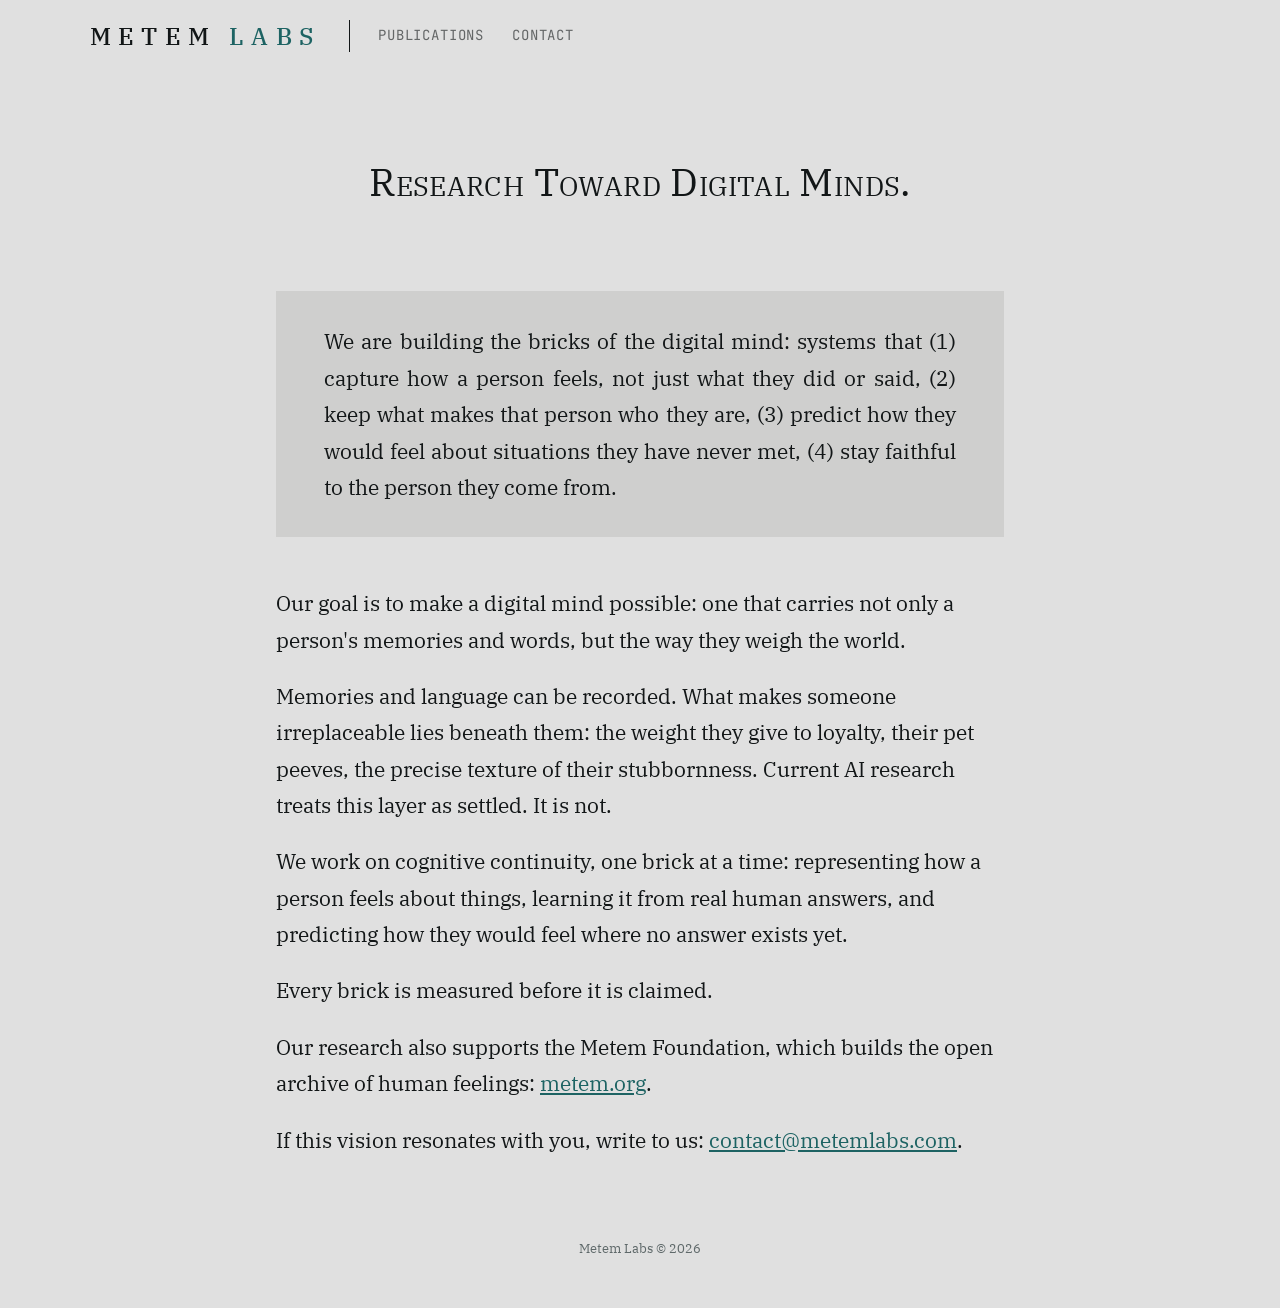
<file: index.html>
<!doctype html>
<html lang="en">
<head>
<meta charset="utf-8" />
<meta name="viewport" content="width=device-width, initial-scale=1" />
<title>Metem Labs — Research Toward Digital Minds</title>
<meta name="description" content="Metem Labs is an R&amp;D lab building the bricks of the digital mind: systems that carry not only what a person did and said, but how they feel." />
<link rel="canonical" href="https://metemlabs.com/" />
<link rel="icon" href="/favicon.ico" sizes="any" />
<link rel="icon" type="image/png" sizes="32x32" href="/favicon-32x32.png" />
<link rel="icon" type="image/png" sizes="16x16" href="/favicon-16x16.png" />
<link rel="apple-touch-icon" sizes="180x180" href="/apple-touch-icon.png" />
<meta name="theme-color" content="#E0E0E0" />
<meta property="og:title" content="Metem Labs — Research Toward Digital Minds" />
<meta property="og:description" content="Metem Labs is an R&amp;D lab building the bricks of the digital mind: systems that carry not only what a person did and said, but how they feel." />
<meta property="og:url" content="https://metemlabs.com/" />
<meta property="og:type" content="website" />
<meta property="og:site_name" content="Metem Labs" />
<meta property="og:locale" content="en_US" />
<meta property="og:image" content="https://metemlabs.com/images/og.png?v=3" />
<meta property="og:image:secure_url" content="https://metemlabs.com/images/og.png?v=3" />
<meta property="og:image:type" content="image/png" />
<meta property="og:image:width" content="1200" />
<meta property="og:image:height" content="630" />
<meta property="og:image:alt" content="Metem Labs. Research Toward Digital Minds." />
<meta name="twitter:card" content="summary_large_image" />
<meta name="twitter:title" content="Metem Labs — Research Toward Digital Minds" />
<meta name="twitter:description" content="Metem Labs is an R&amp;D lab building the bricks of the digital mind: systems that carry not only what a person did and said, but how they feel." />
<meta name="twitter:image" content="https://metemlabs.com/images/og.png?v=3" />
<script type="application/ld+json">{"@context":"https://schema.org","@type":"ResearchOrganization","name":"Metem Labs","url":"https://metemlabs.com/","logo":"https://metemlabs.com/favicon-512x512.png","email":"contact@metemlabs.com","description":"Metem Labs is an R&D lab building the bricks of the digital mind: systems that carry not only what a person did and said, but how they feel."}</script>
<link rel="preconnect" href="https://fonts.googleapis.com" />
<link rel="preconnect" href="https://fonts.gstatic.com" crossorigin />
<link href="https://fonts.googleapis.com/css2?family=IBM+Plex+Serif:ital,wght@0,400;0,500;0,600;1,400&family=JetBrains+Mono:wght@400;700&display=swap" rel="stylesheet" />
<link rel="stylesheet" href="/style.css" />
</head>
<body>
<header class="hdr" id="hdr">
  <div class="hdr-in">
    <a class="logo" href="/" aria-label="Metem Labs — home">METEM <span>LABS</span></a>
    <nav class="hdr-wide" aria-label="Main"><span class="hdr-sep" aria-hidden="true"></span><a class="hdr-link" href="/publications/">Publications</a><a class="hdr-link" href="mailto:contact@metemlabs.com">Contact</a></nav>
    <button class="hdr-narrow menu-btn" id="menu-btn" aria-label="Open navigation menu" aria-expanded="false" aria-controls="menu-panel"><span class="mb"><span class="mb-close">CLOSE</span><span class="mb-menu">MENU</span></span></button>
  </div>
</header>
<div class="menu-wrap" id="menu-panel" hidden><div class="menu-in"><div class="menu"><a class="menu-link" href="/publications/">Publications</a><a class="menu-link" href="mailto:contact@metemlabs.com">Contact</a></div></div></div>
<script>
(function(){var h=document.getElementById('hdr'),b=document.getElementById('menu-btn'),m=document.getElementById('menu-panel');
function set(o){m.hidden=!o;b.setAttribute('aria-expanded',o);b.setAttribute('aria-label',o?'Close navigation menu':'Open navigation menu');b.classList.toggle('open',o);}
b.addEventListener('click',function(){set(m.hidden);});
document.addEventListener('mousedown',function(e){if(!m.hidden&&!e.target.closest('#menu-btn')&&!m.querySelector('.menu').contains(e.target))set(false);});
document.addEventListener('keydown',function(e){if(e.key==='Escape')set(false);});
function sc(){h.classList.toggle('scrolled',window.scrollY>4);if(!m.hidden)set(false);}
window.addEventListener('scroll',sc,{passive:true});sc();})();
</script>
<main>

  <h1>Research Toward Digital Minds.</h1>

  <section class="box">
    <p>We are building the bricks of the digital mind: systems that (1) capture how a person feels, not just what they did or said, (2) keep what makes that person who they are, (3) predict how they would feel about situations they have never met, (4) stay faithful to the person they come from.</p>
  </section>

  <section class="prose">
    <p>Our goal is to make a digital mind possible: one that carries not only a person's memories and words, but the way they weigh the world.</p>
    <p>Memories and language can be recorded. What makes someone irreplaceable lies beneath them: the weight they give to loyalty, their pet peeves, the precise texture of their stubbornness. Current AI research treats this layer as settled. It is not.</p>
    <p>We work on cognitive continuity, one brick at a time: representing how a person feels about things, learning it from real human answers, and predicting how they would feel where no answer exists yet.</p>
    <p>Every brick is measured before it is claimed.</p>
    <p>Our research also supports the Metem Foundation, which builds the open archive of human feelings: <a href="https://metem.org/">metem.org</a>.</p>
    <p>If this vision resonates with you, write to us: <a href="mailto:contact@metemlabs.com">contact@metemlabs.com</a>.</p>
  </section>
  <footer>Metem Labs © 2026</footer>
</main>
</body>
</html>
</file>
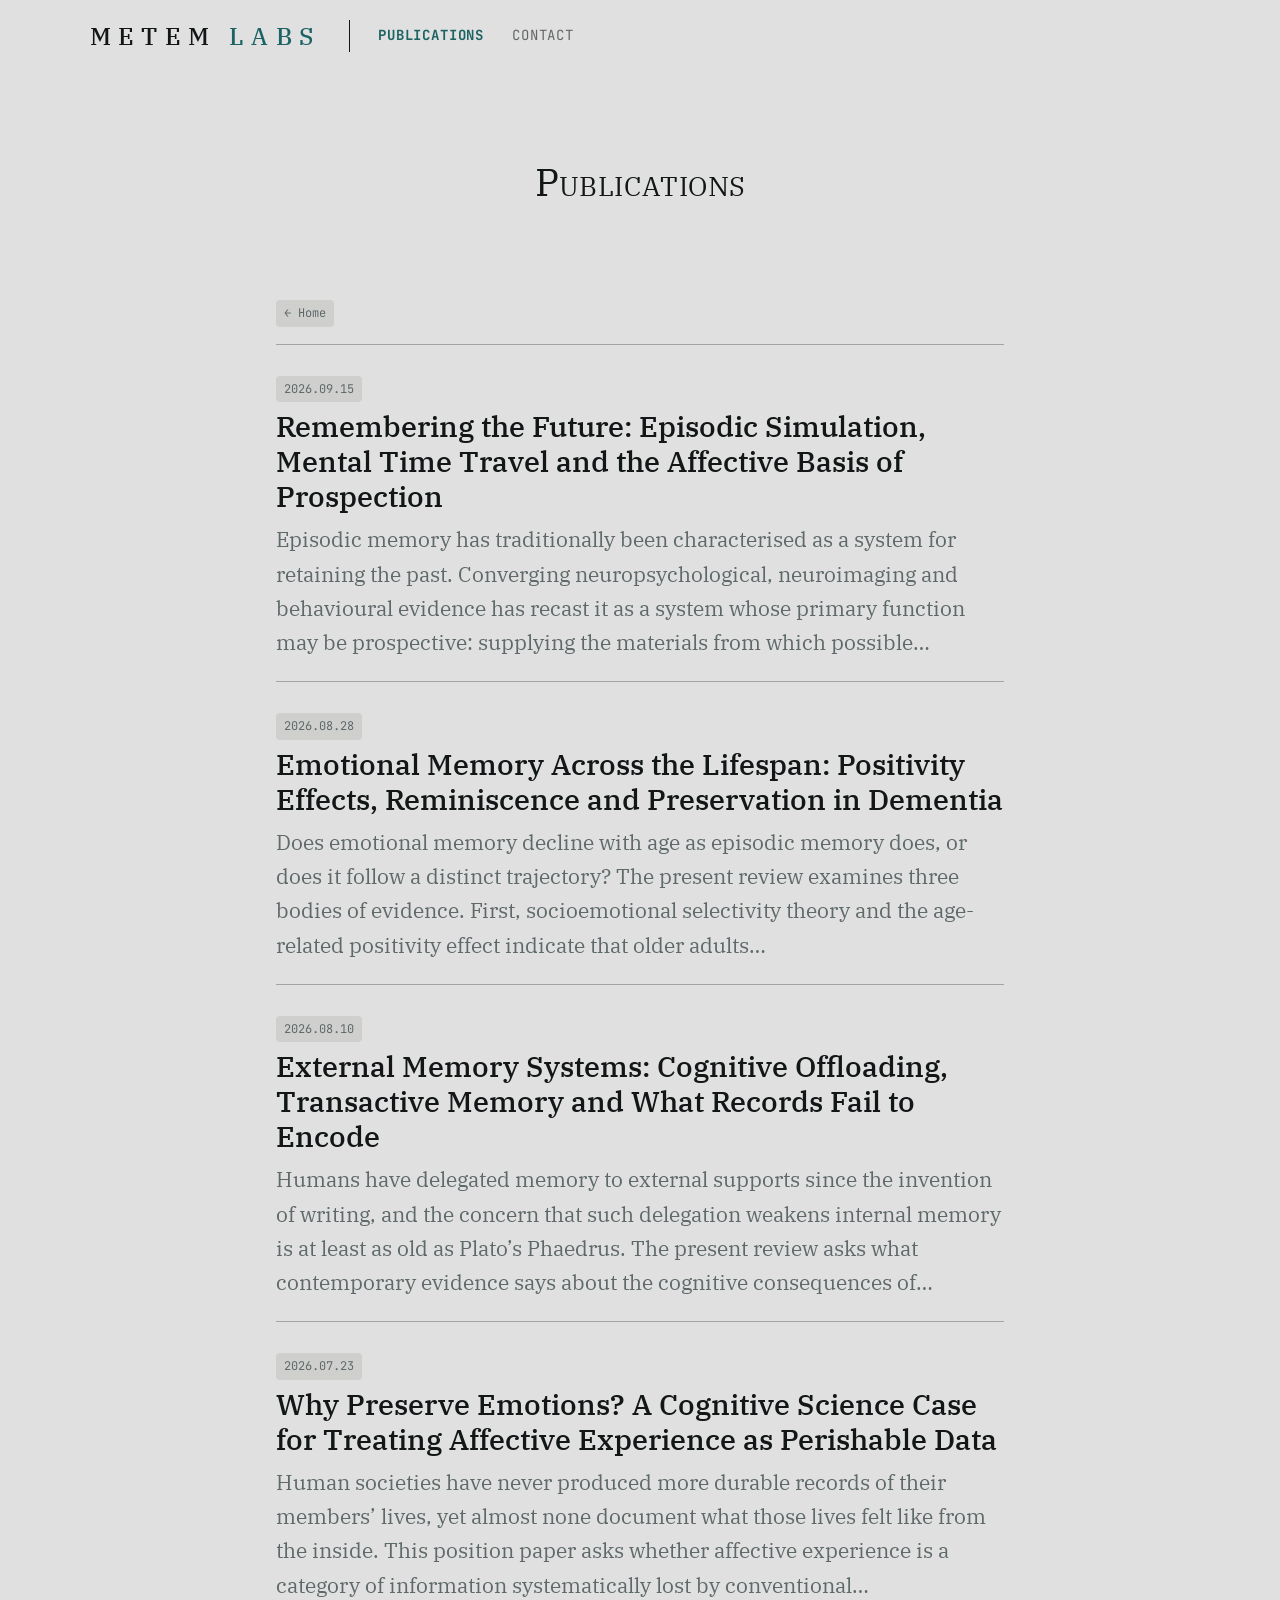
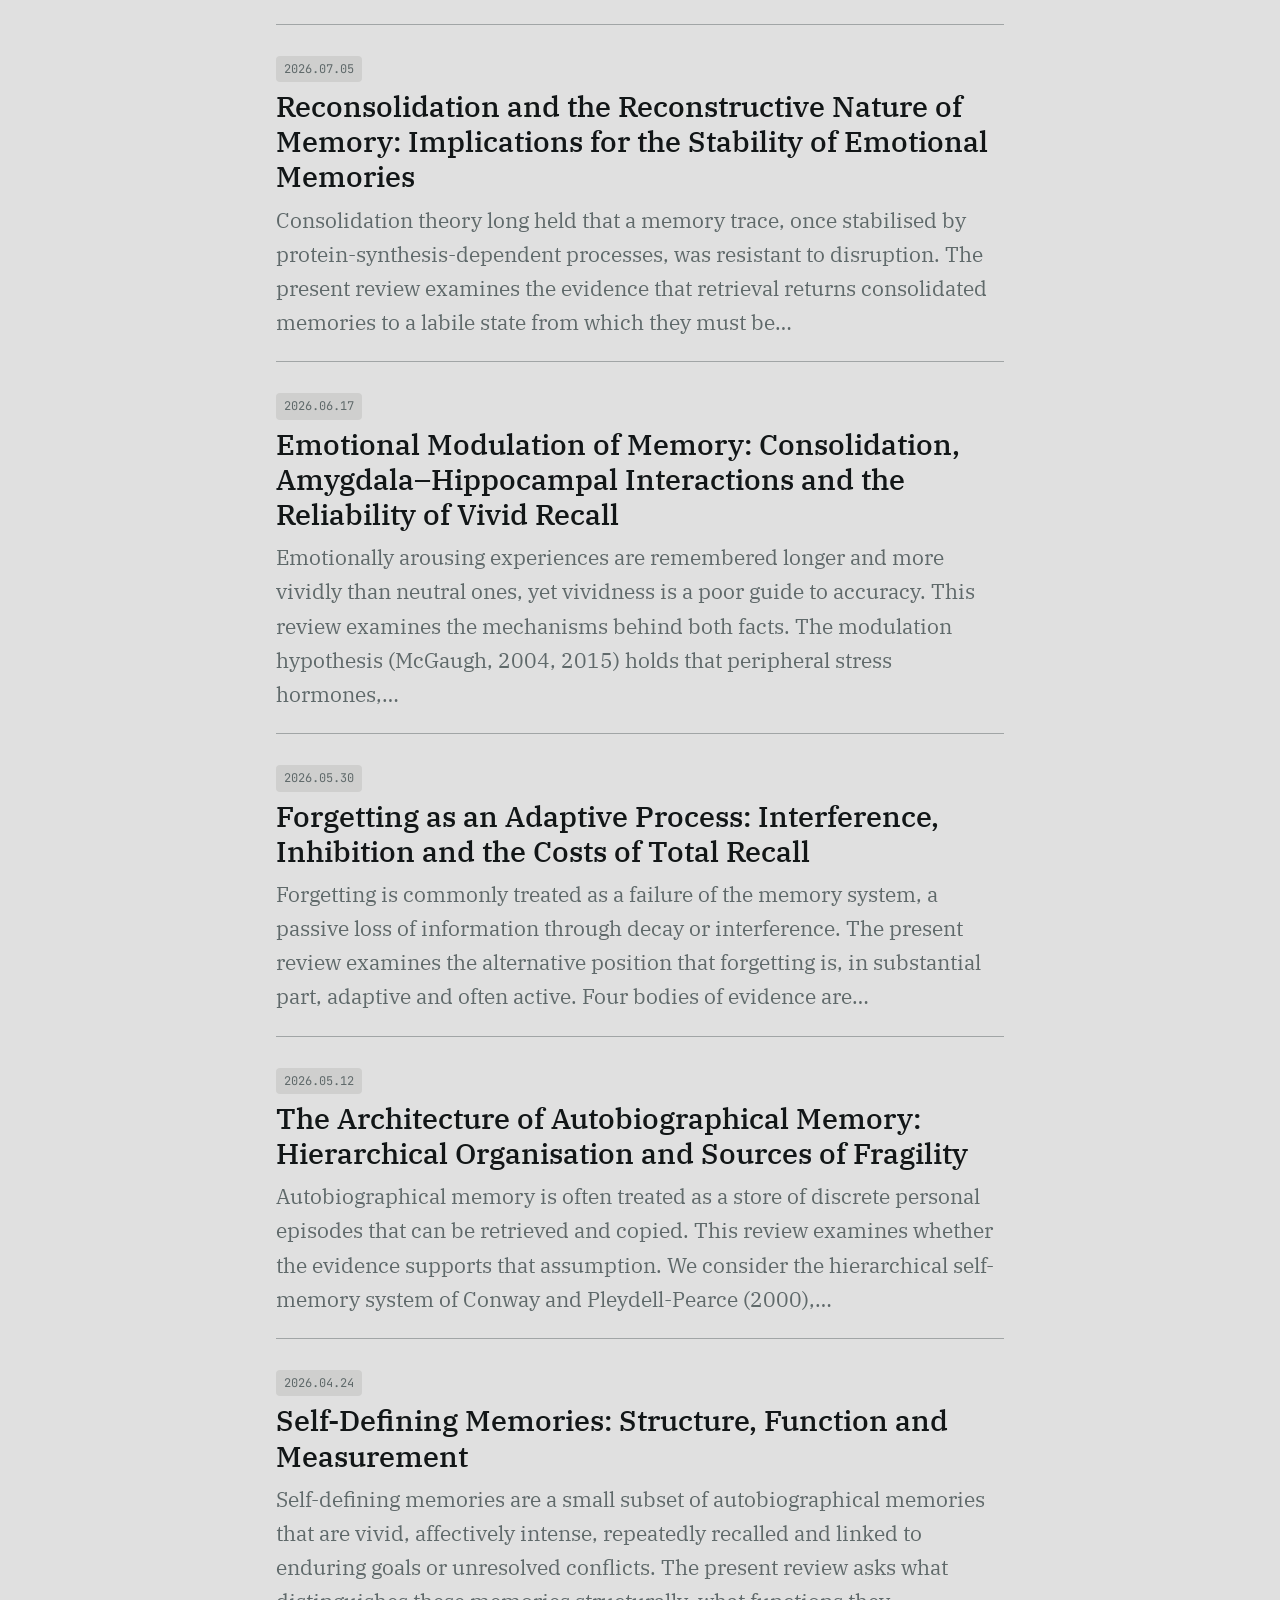
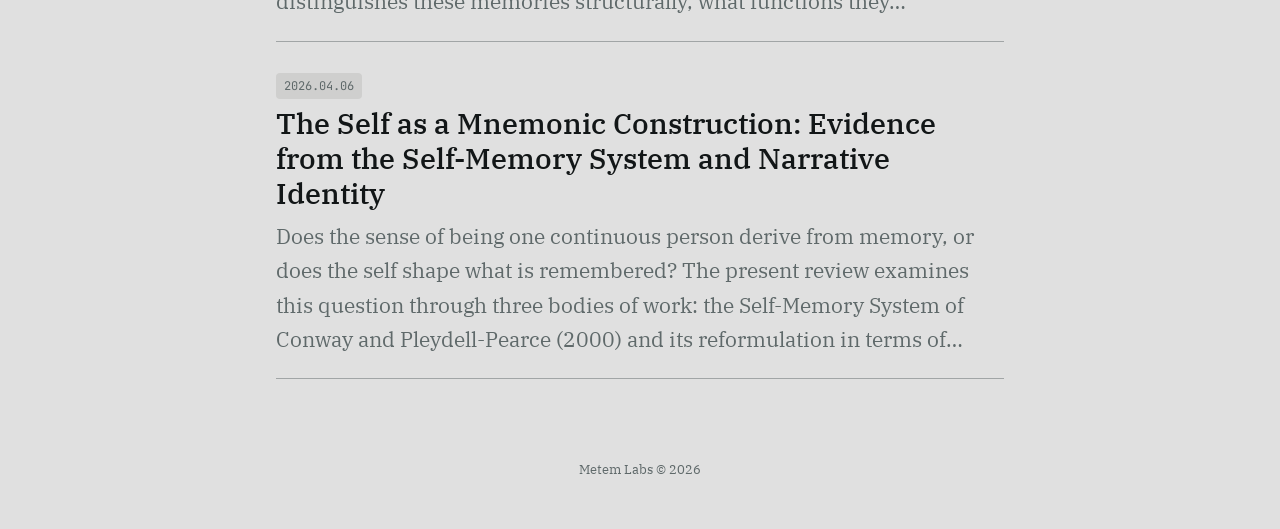
<file: publications/index.html>
<!doctype html>
<html lang="en">
<head>
<meta charset="utf-8" />
<meta name="viewport" content="width=device-width, initial-scale=1" />
<title>Publications — Metem Labs</title>
<meta name="description" content="Research reviews from Metem Labs on memory, emotion and the self: what a digital mind would have to preserve." />
<link rel="canonical" href="https://metemlabs.com/publications/" />
<link rel="icon" href="/favicon.ico" sizes="any" />
<link rel="icon" type="image/png" sizes="32x32" href="/favicon-32x32.png" />
<link rel="icon" type="image/png" sizes="16x16" href="/favicon-16x16.png" />
<link rel="apple-touch-icon" sizes="180x180" href="/apple-touch-icon.png" />
<meta name="theme-color" content="#E0E0E0" />
<meta property="og:title" content="Publications — Metem Labs" />
<meta property="og:description" content="Research reviews from Metem Labs on memory, emotion and the self: what a digital mind would have to preserve." />
<meta property="og:url" content="https://metemlabs.com/publications/" />
<meta property="og:type" content="website" />
<meta property="og:site_name" content="Metem Labs" />
<meta property="og:locale" content="en_US" />
<meta property="og:image" content="https://metemlabs.com/images/og.png?v=3" />
<meta property="og:image:secure_url" content="https://metemlabs.com/images/og.png?v=3" />
<meta property="og:image:type" content="image/png" />
<meta property="og:image:width" content="1200" />
<meta property="og:image:height" content="630" />
<meta property="og:image:alt" content="Metem Labs. Research Toward Digital Minds." />
<meta name="twitter:card" content="summary_large_image" />
<meta name="twitter:title" content="Publications — Metem Labs" />
<meta name="twitter:description" content="Research reviews from Metem Labs on memory, emotion and the self: what a digital mind would have to preserve." />
<meta name="twitter:image" content="https://metemlabs.com/images/og.png?v=3" />
<script type="application/ld+json">{"@context":"https://schema.org","@type":"CollectionPage","name":"Publications — Metem Labs","url":"https://metemlabs.com/publications/","publisher":{"@type":"ResearchOrganization","name":"Metem Labs","url":"https://metemlabs.com/","logo":"https://metemlabs.com/favicon-512x512.png","email":"contact@metemlabs.com"}}</script>
<link rel="preconnect" href="https://fonts.googleapis.com" />
<link rel="preconnect" href="https://fonts.gstatic.com" crossorigin />
<link href="https://fonts.googleapis.com/css2?family=IBM+Plex+Serif:ital,wght@0,400;0,500;0,600;1,400&family=JetBrains+Mono:wght@400;700&display=swap" rel="stylesheet" />
<link rel="stylesheet" href="/style.css" />
</head>
<body>
<header class="hdr" id="hdr">
  <div class="hdr-in">
    <a class="logo" href="/" aria-label="Metem Labs — home">METEM <span>LABS</span></a>
    <nav class="hdr-wide" aria-label="Main"><span class="hdr-sep" aria-hidden="true"></span><a class="hdr-link on" href="/publications/" aria-current="page">Publications</a><a class="hdr-link" href="mailto:contact@metemlabs.com">Contact</a></nav>
    <button class="hdr-narrow menu-btn" id="menu-btn" aria-label="Open navigation menu" aria-expanded="false" aria-controls="menu-panel"><span class="mb"><span class="mb-close">CLOSE</span><span class="mb-menu">MENU</span></span></button>
  </div>
</header>
<div class="menu-wrap" id="menu-panel" hidden><div class="menu-in"><div class="menu"><a class="menu-link on" href="/publications/" aria-current="page">Publications</a><a class="menu-link" href="mailto:contact@metemlabs.com">Contact</a></div></div></div>
<script>
(function(){var h=document.getElementById('hdr'),b=document.getElementById('menu-btn'),m=document.getElementById('menu-panel');
function set(o){m.hidden=!o;b.setAttribute('aria-expanded',o);b.setAttribute('aria-label',o?'Close navigation menu':'Open navigation menu');b.classList.toggle('open',o);}
b.addEventListener('click',function(){set(m.hidden);});
document.addEventListener('mousedown',function(e){if(!m.hidden&&!e.target.closest('#menu-btn')&&!m.querySelector('.menu').contains(e.target))set(false);});
document.addEventListener('keydown',function(e){if(e.key==='Escape')set(false);});
function sc(){h.classList.toggle('scrolled',window.scrollY>4);if(!m.hidden)set(false);}
window.addEventListener('scroll',sc,{passive:true});sc();})();
</script>
<main>

  <h1>Publications</h1>
  <p class="back back-list"><a class="pill" href="/">← Home</a></p>
  <ul class="pubs">
    <li><span class="pill">2026.09.15</span><a class="t" href="/publications/remembering-the-future/">Remembering the Future: Episodic Simulation, Mental Time Travel and the Affective Basis of Prospection</a><p>Episodic memory has traditionally been characterised as a system for retaining the past. Converging neuropsychological, neuroimaging and behavioural evidence has recast it as a system whose primary function may be prospective: supplying the materials from which possible…</p></li>
    <li><span class="pill">2026.08.28</span><a class="t" href="/publications/emotional-memory-across-the-lifespan/">Emotional Memory Across the Lifespan: Positivity Effects, Reminiscence and Preservation in Dementia</a><p>Does emotional memory decline with age as episodic memory does, or does it follow a distinct trajectory? The present review examines three bodies of evidence. First, socioemotional selectivity theory and the age-related positivity effect indicate that older adults…</p></li>
    <li><span class="pill">2026.08.10</span><a class="t" href="/publications/external-memory-systems/">External Memory Systems: Cognitive Offloading, Transactive Memory and What Records Fail to Encode</a><p>Humans have delegated memory to external supports since the invention of writing, and the concern that such delegation weakens internal memory is at least as old as Plato’s Phaedrus. The present review asks what contemporary evidence says about the cognitive consequences of…</p></li>
    <li><span class="pill">2026.07.23</span><a class="t" href="/publications/why-preserve-emotions/">Why Preserve Emotions? A Cognitive Science Case for Treating Affective Experience as Perishable Data</a><p>Human societies have never produced more durable records of their members’ lives, yet almost none document what those lives felt like from the inside. This position paper asks whether affective experience is a category of information systematically lost by conventional…</p></li>
    <li><span class="pill">2026.07.05</span><a class="t" href="/publications/reconsolidation-and-reconstructive-memory/">Reconsolidation and the Reconstructive Nature of Memory: Implications for the Stability of Emotional Memories</a><p>Consolidation theory long held that a memory trace, once stabilised by protein-synthesis-dependent processes, was resistant to disruption. The present review examines the evidence that retrieval returns consolidated memories to a labile state from which they must be…</p></li>
    <li><span class="pill">2026.06.17</span><a class="t" href="/publications/emotional-modulation-of-memory/">Emotional Modulation of Memory: Consolidation, Amygdala–Hippocampal Interactions and the Reliability of Vivid Recall</a><p>Emotionally arousing experiences are remembered longer and more vividly than neutral ones, yet vividness is a poor guide to accuracy. This review examines the mechanisms behind both facts. The modulation hypothesis (McGaugh, 2004, 2015) holds that peripheral stress hormones,…</p></li>
    <li><span class="pill">2026.05.30</span><a class="t" href="/publications/forgetting-as-adaptive-process/">Forgetting as an Adaptive Process: Interference, Inhibition and the Costs of Total Recall</a><p>Forgetting is commonly treated as a failure of the memory system, a passive loss of information through decay or interference. The present review examines the alternative position that forgetting is, in substantial part, adaptive and often active. Four bodies of evidence are…</p></li>
    <li><span class="pill">2026.05.12</span><a class="t" href="/publications/architecture-of-autobiographical-memory/">The Architecture of Autobiographical Memory: Hierarchical Organisation and Sources of Fragility</a><p>Autobiographical memory is often treated as a store of discrete personal episodes that can be retrieved and copied. This review examines whether the evidence supports that assumption. We consider the hierarchical self-memory system of Conway and Pleydell-Pearce (2000),…</p></li>
    <li><span class="pill">2026.04.24</span><a class="t" href="/publications/self-defining-memories/">Self-Defining Memories: Structure, Function and Measurement</a><p>Self-defining memories are a small subset of autobiographical memories that are vivid, affectively intense, repeatedly recalled and linked to enduring goals or unresolved conflicts. The present review asks what distinguishes these memories structurally, what functions they…</p></li>
    <li><span class="pill">2026.04.06</span><a class="t" href="/publications/the-self-as-mnemonic-construction/">The Self as a Mnemonic Construction: Evidence from the Self-Memory System and Narrative Identity</a><p>Does the sense of being one continuous person derive from memory, or does the self shape what is remembered? The present review examines this question through three bodies of work: the Self-Memory System of Conway and Pleydell-Pearce (2000) and its reformulation in terms of…</p></li>
  </ul>
  <footer>Metem Labs © 2026</footer>
</main>
</body>
</html>
</file>
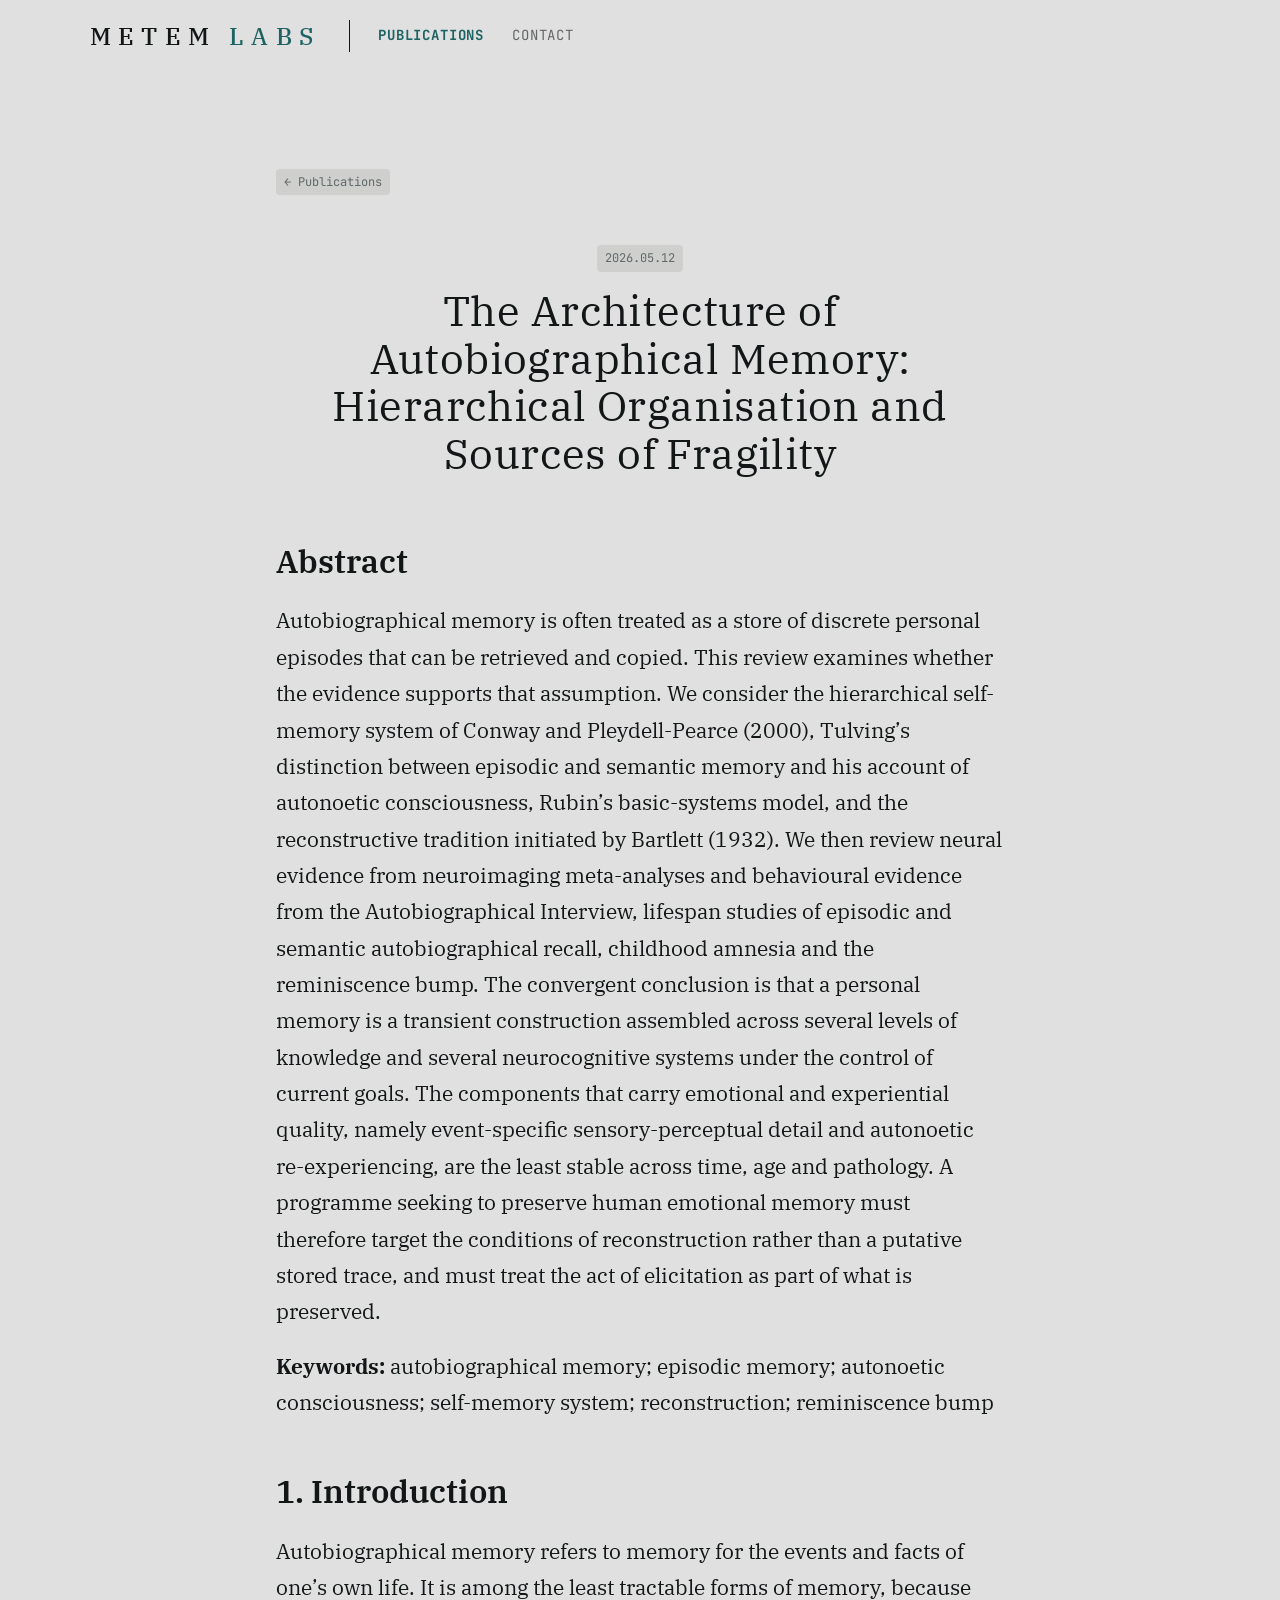
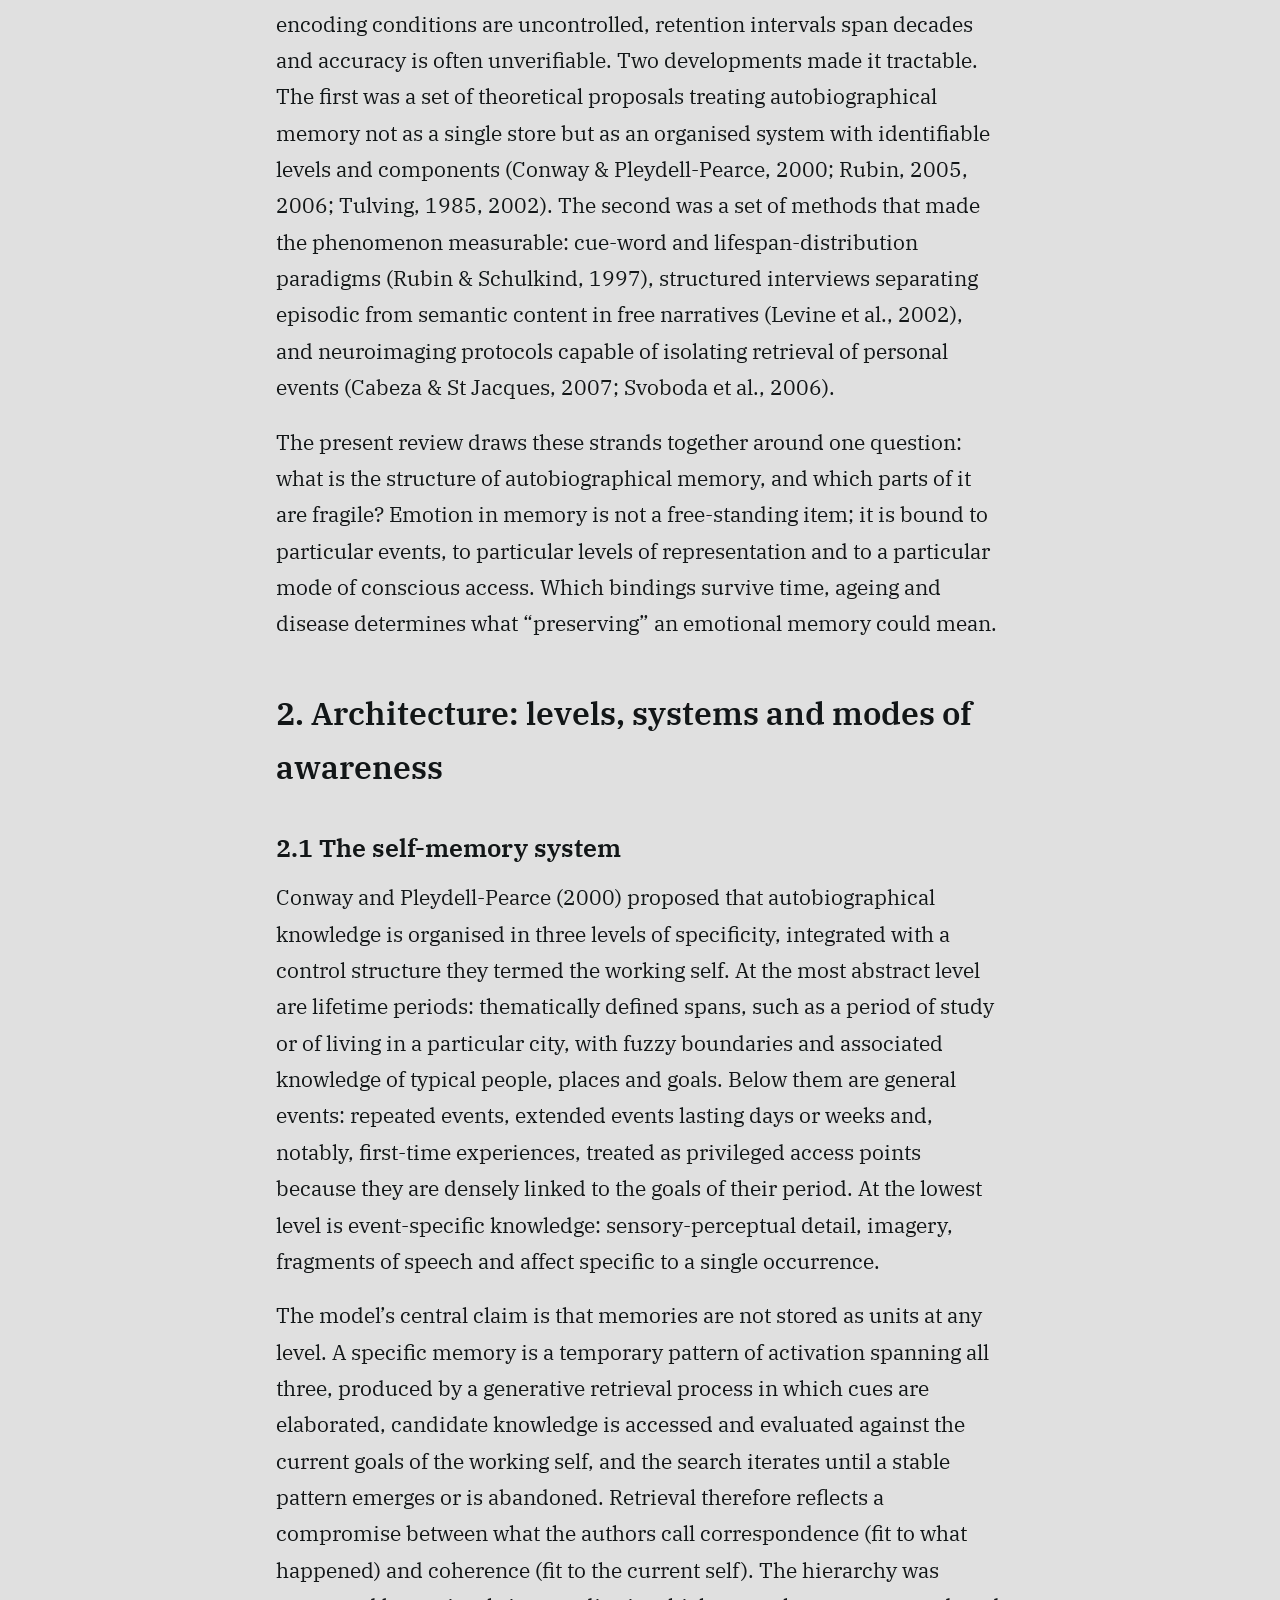
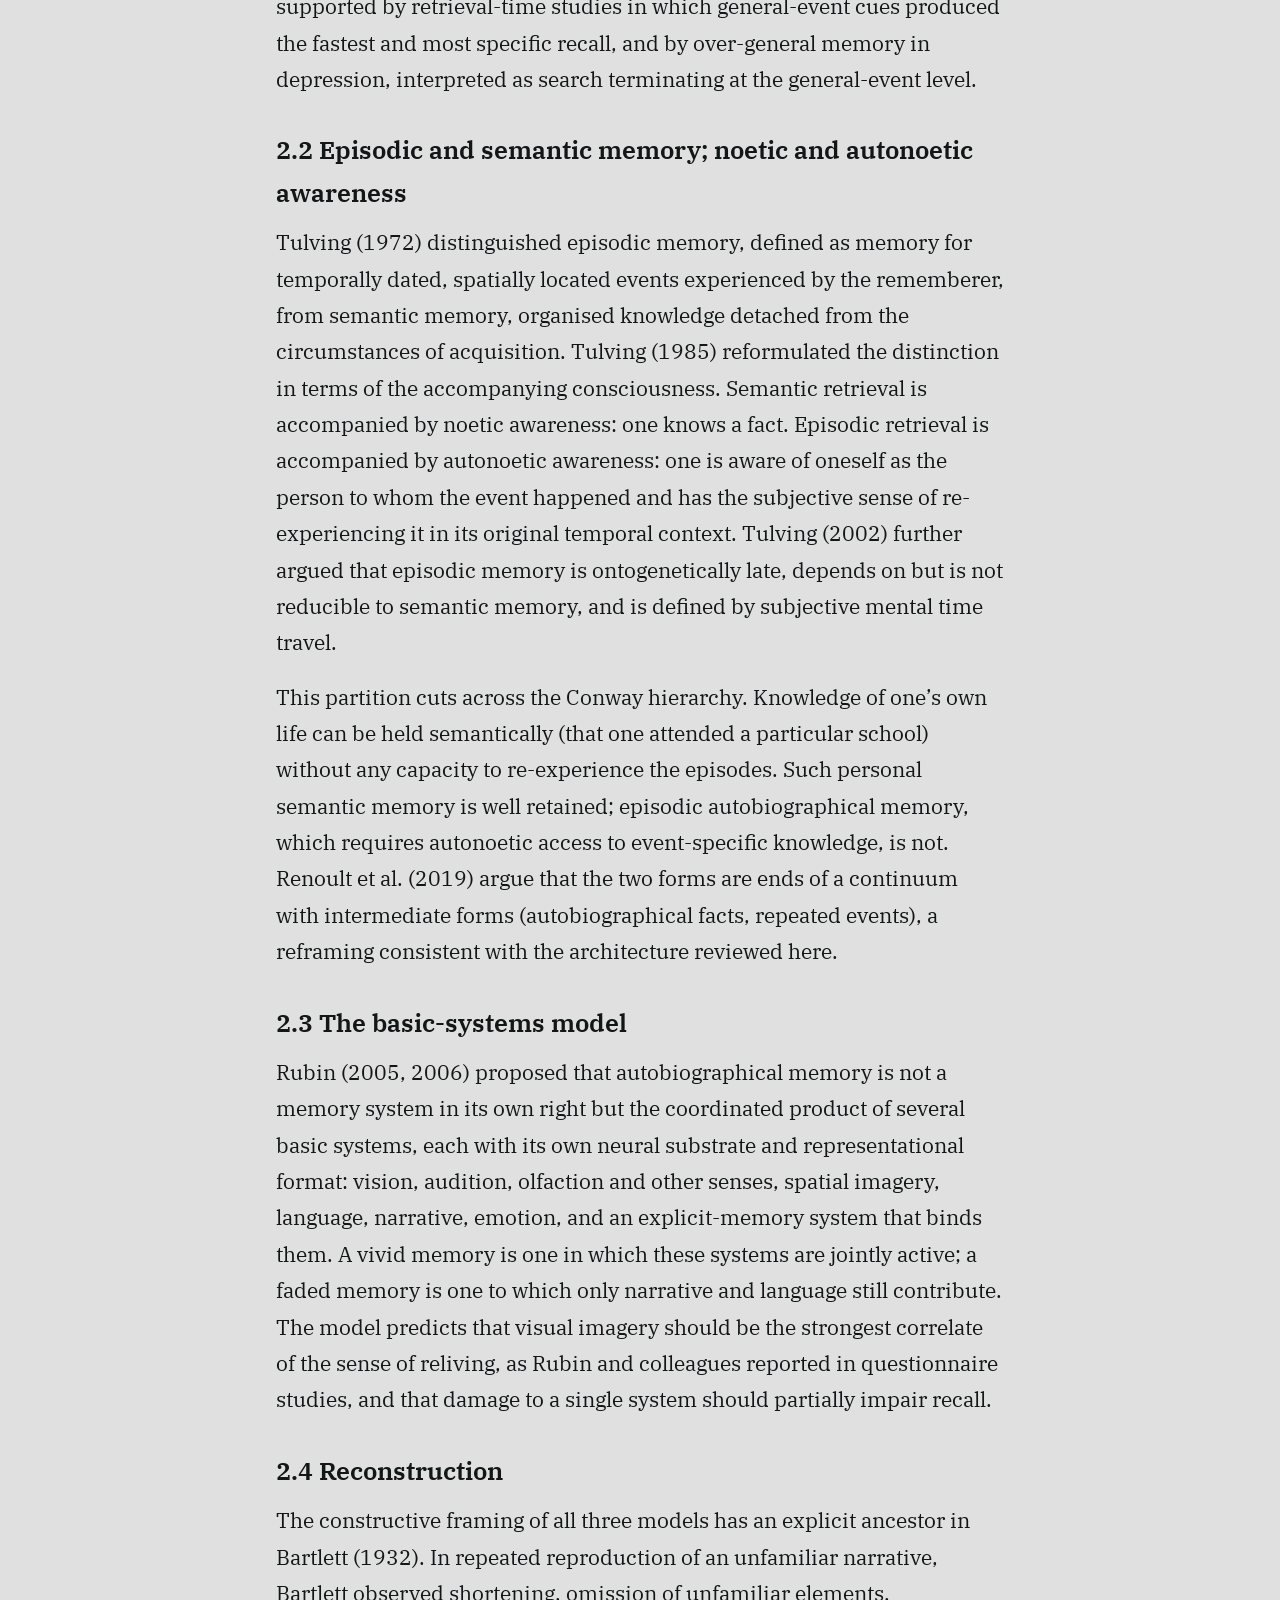
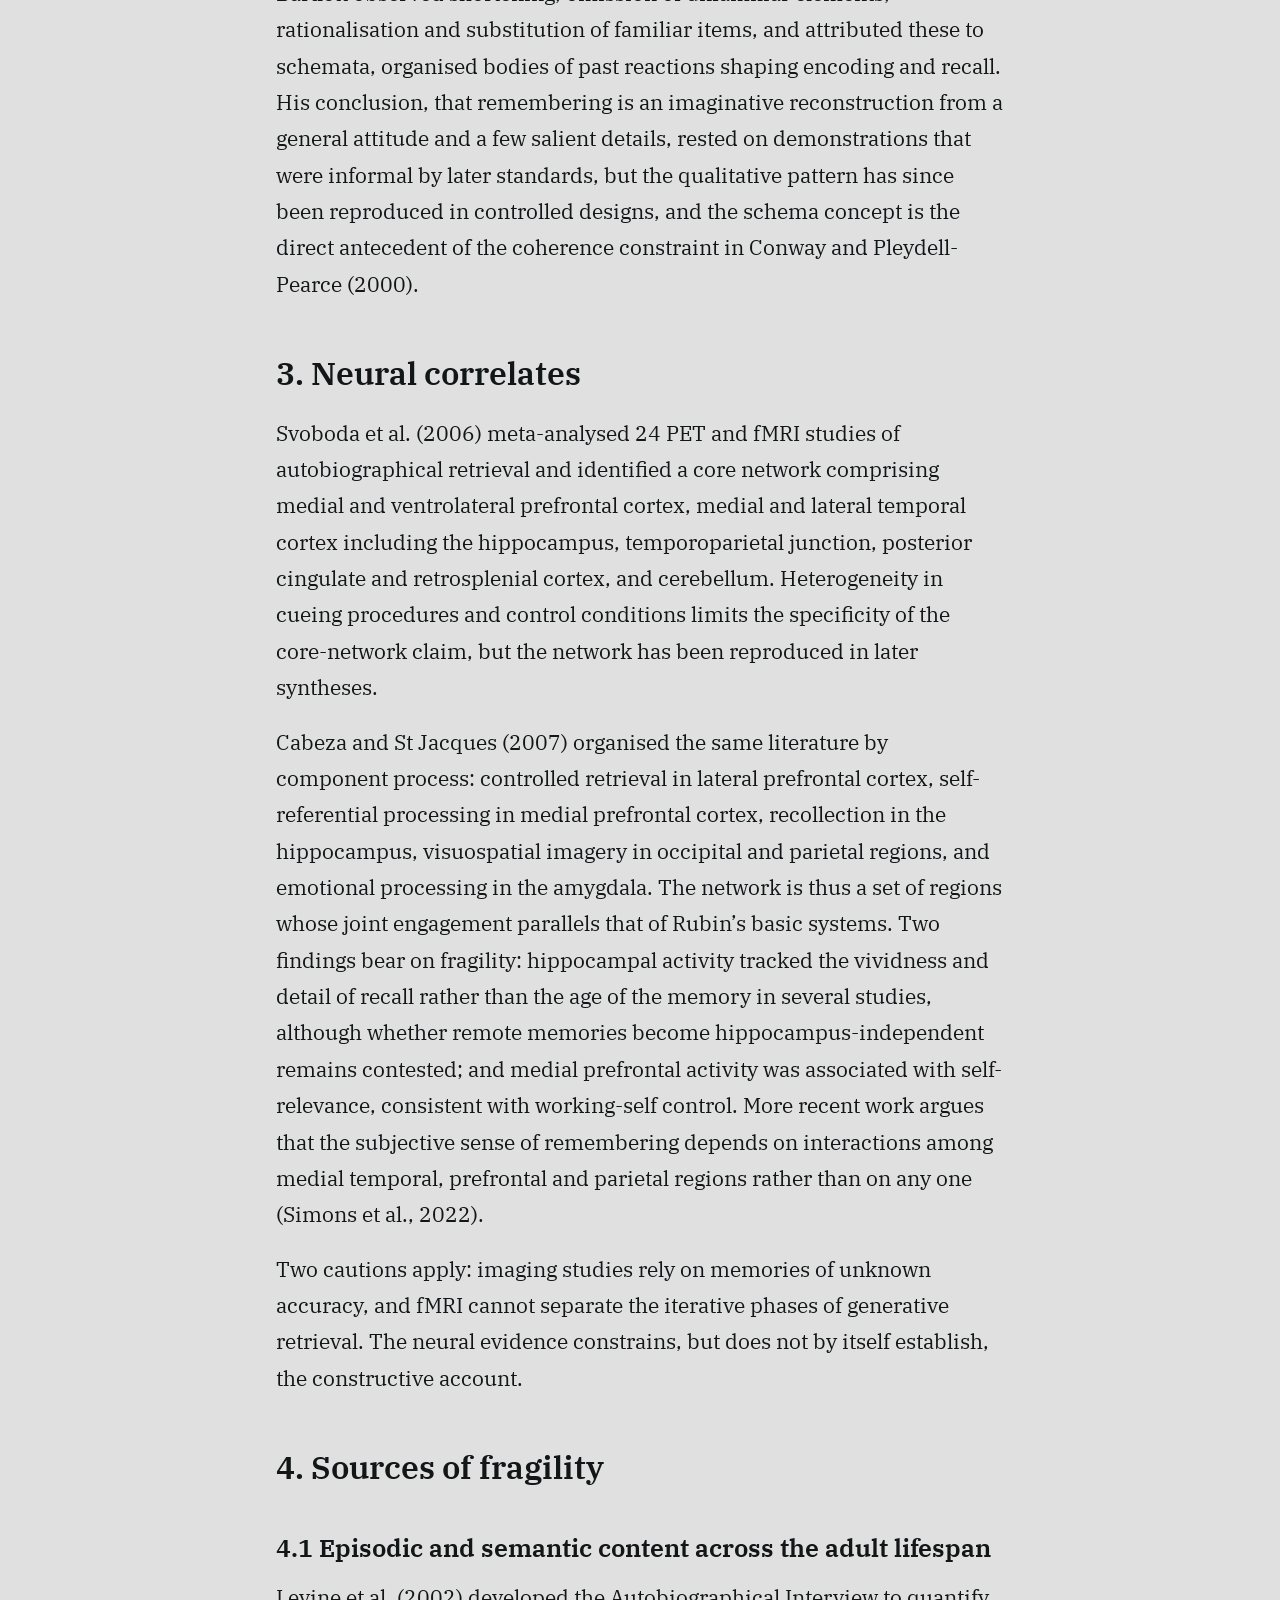
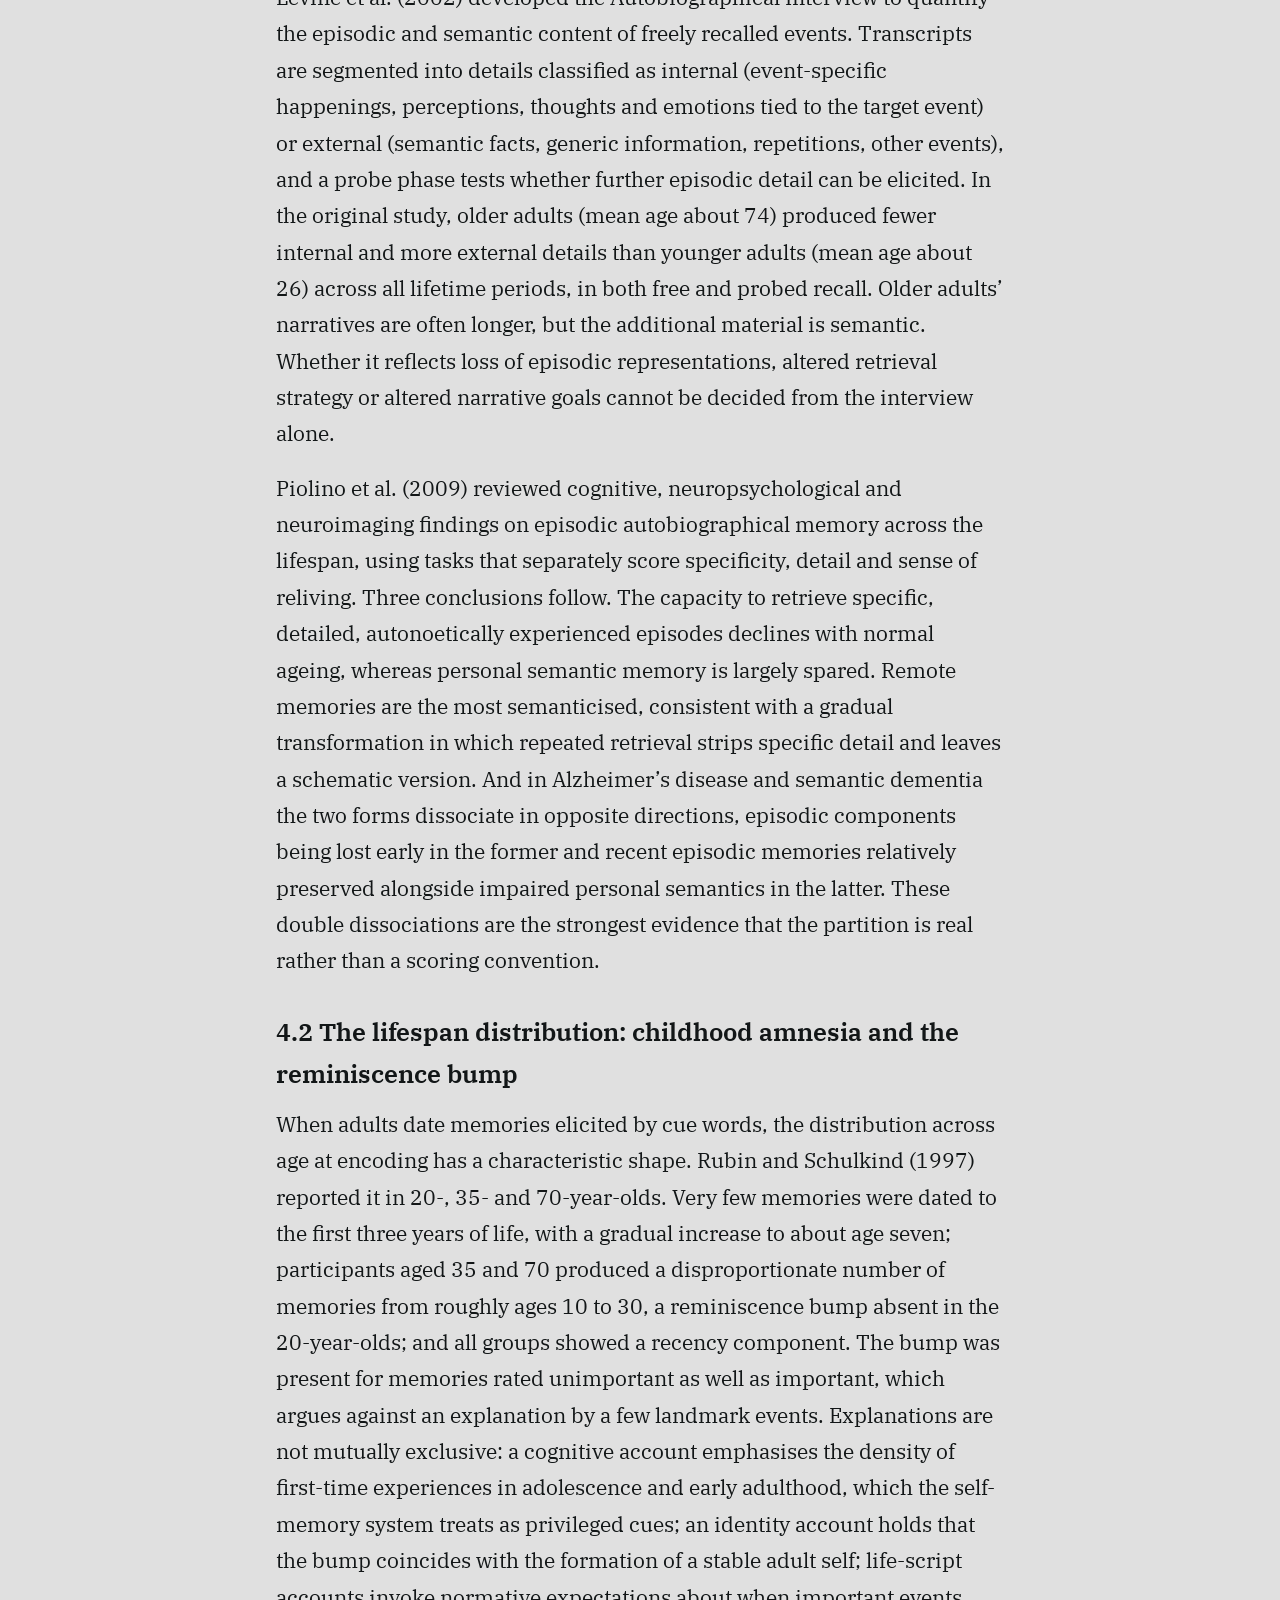
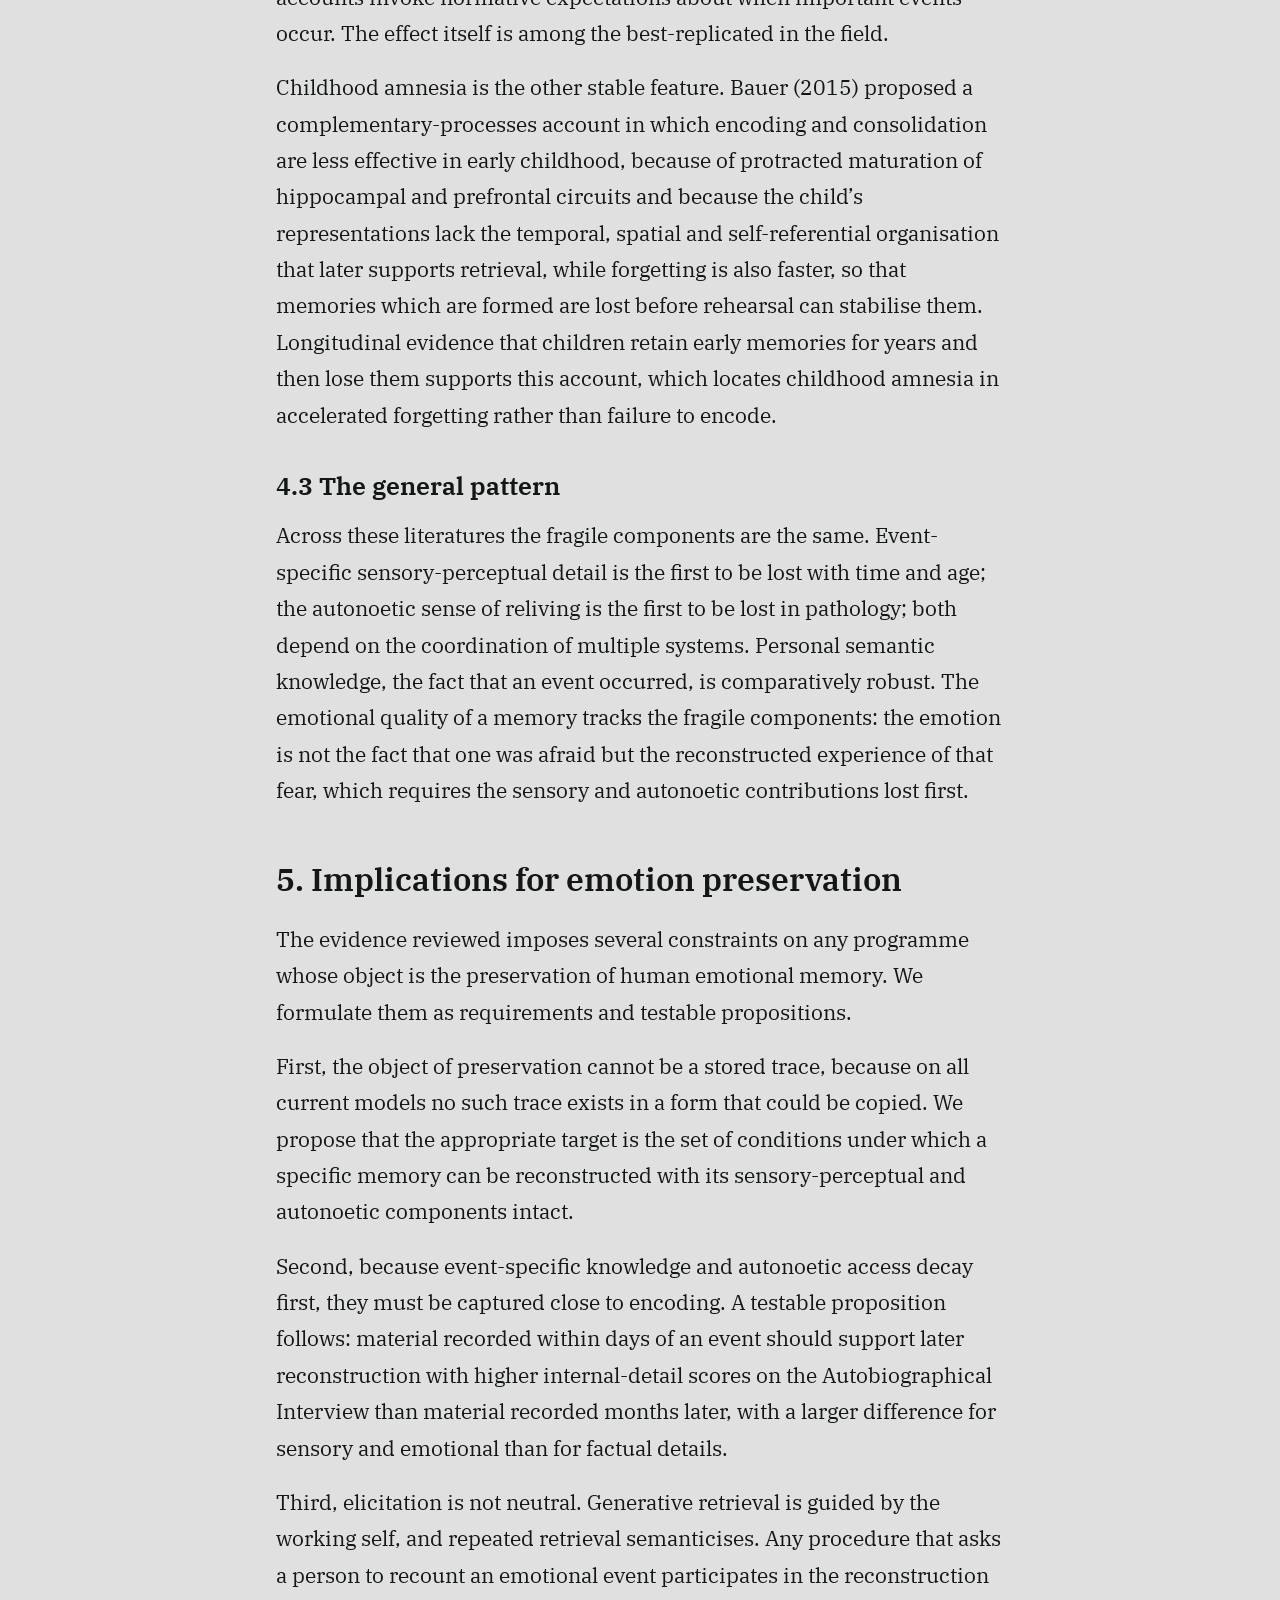
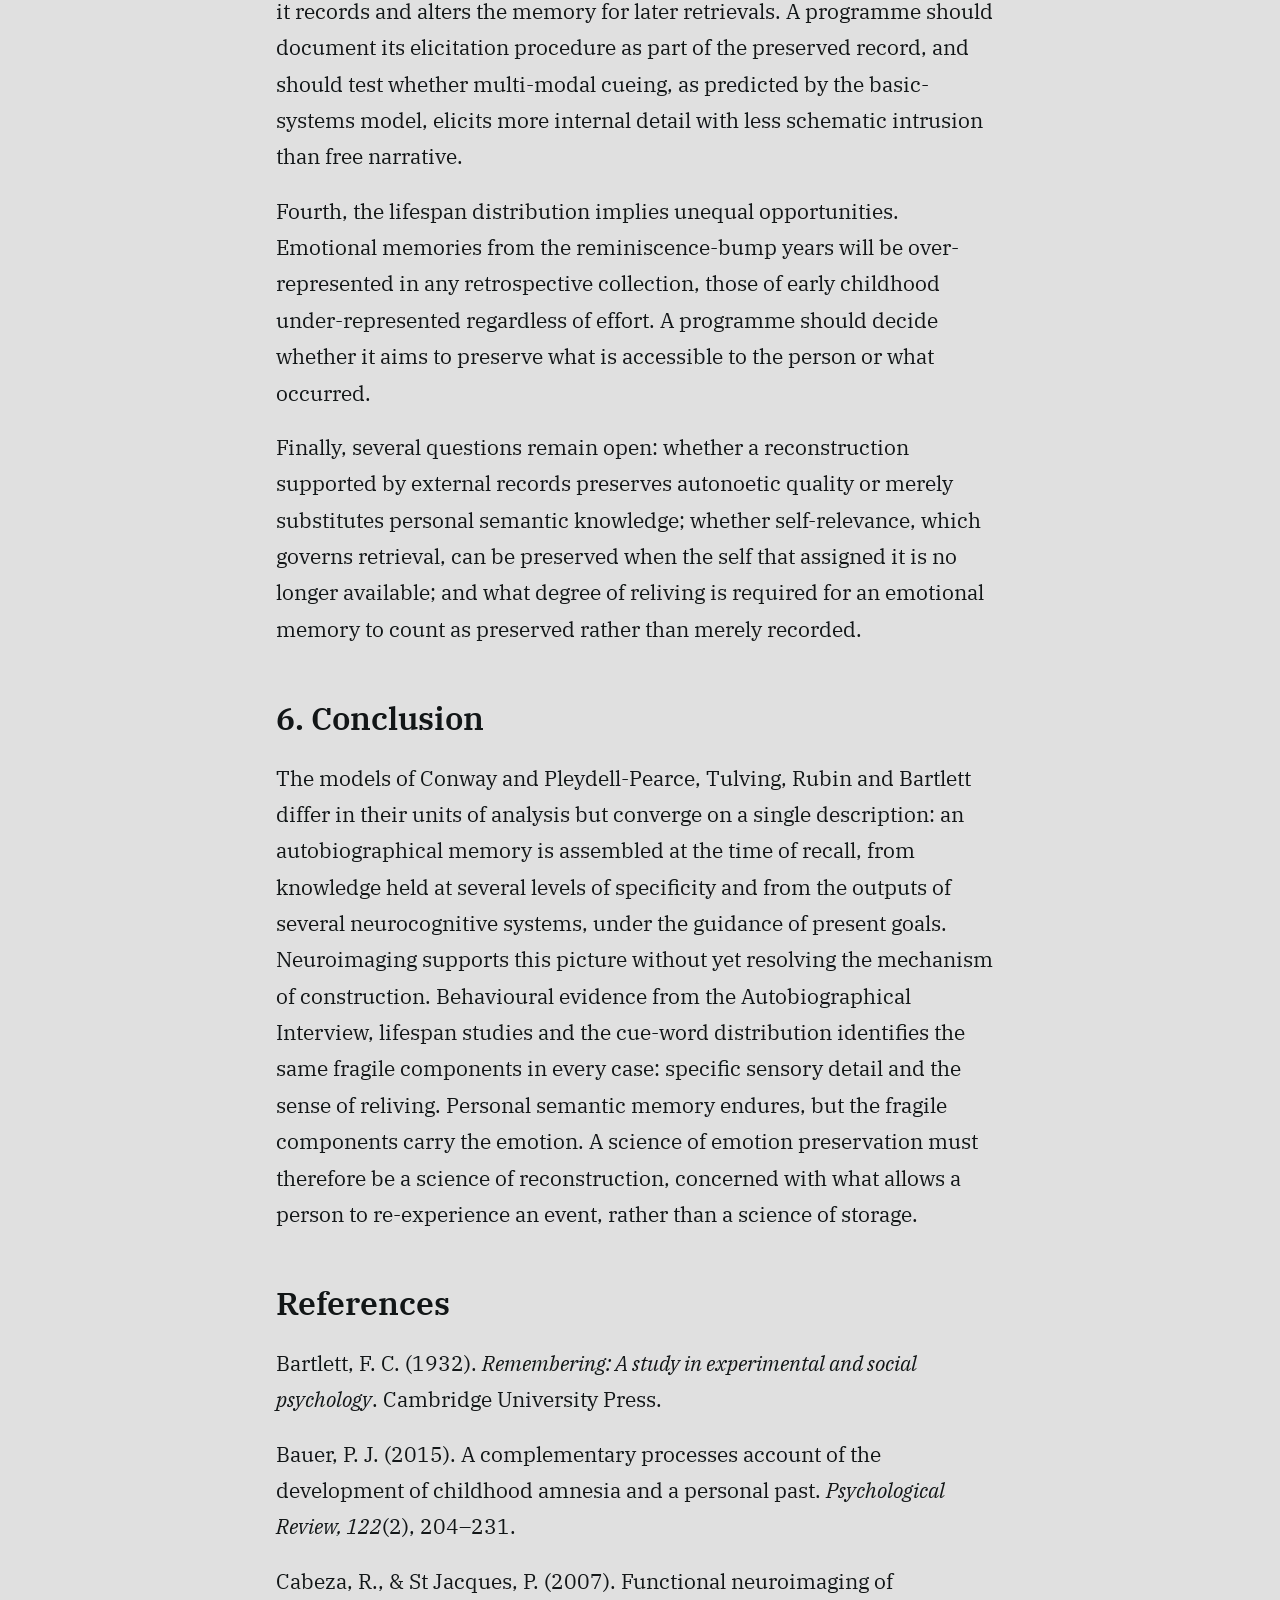
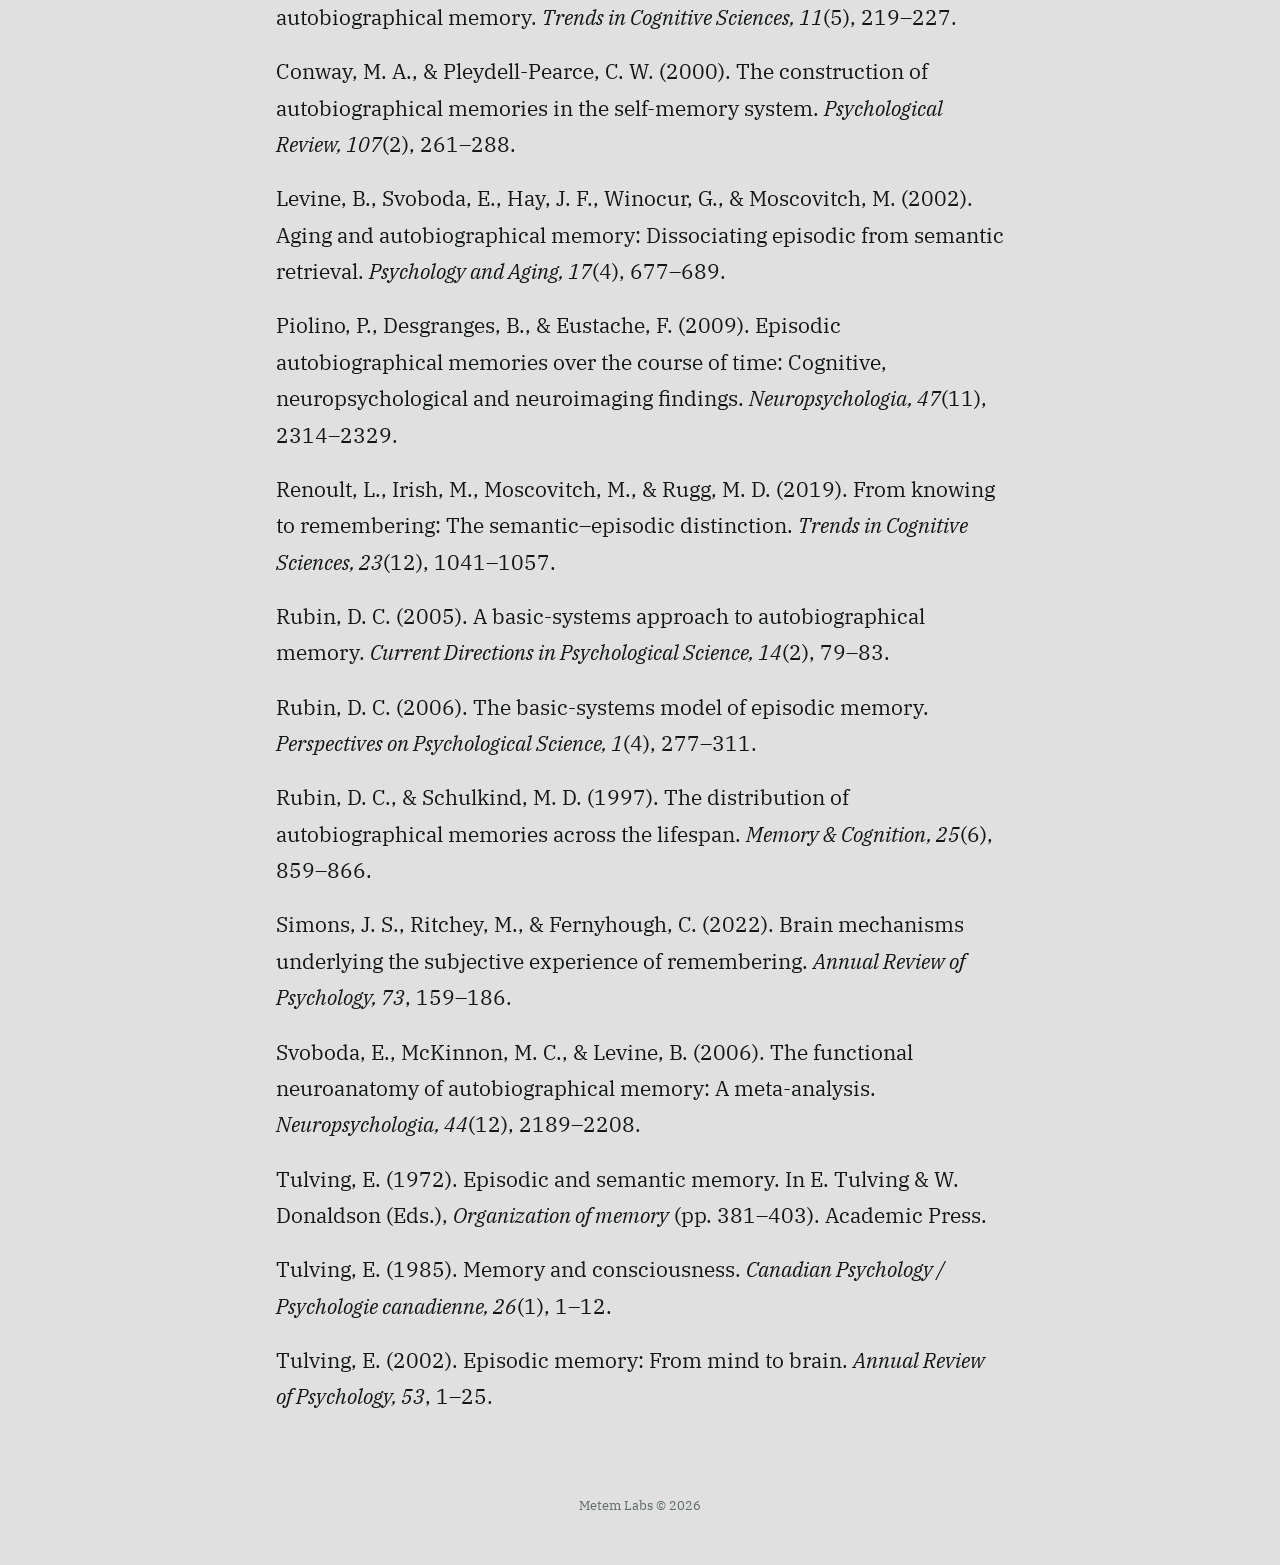
<file: publications/architecture-of-autobiographical-memory/index.html>
<!doctype html>
<html lang="en">
<head>
<meta charset="utf-8" />
<meta name="viewport" content="width=device-width, initial-scale=1" />
<title>The Architecture of Autobiographical Memory: Hierarchical Organisation and Sources of Fragility — Metem Labs</title>
<meta name="description" content="Autobiographical memory is often treated as a store of discrete personal episodes that can be retrieved and copied. This review examines whether the…" />
<link rel="canonical" href="https://metemlabs.com/publications/architecture-of-autobiographical-memory/" />
<link rel="icon" href="/favicon.ico" sizes="any" />
<link rel="icon" type="image/png" sizes="32x32" href="/favicon-32x32.png" />
<link rel="icon" type="image/png" sizes="16x16" href="/favicon-16x16.png" />
<link rel="apple-touch-icon" sizes="180x180" href="/apple-touch-icon.png" />
<meta name="theme-color" content="#E0E0E0" />
<meta property="og:title" content="The Architecture of Autobiographical Memory: Hierarchical Organisation and Sources of Fragility — Metem Labs" />
<meta property="og:description" content="Autobiographical memory is often treated as a store of discrete personal episodes that can be retrieved and copied. This review examines whether the…" />
<meta property="og:url" content="https://metemlabs.com/publications/architecture-of-autobiographical-memory/" />
<meta property="og:type" content="article" />
<meta property="og:site_name" content="Metem Labs" />
<meta property="og:locale" content="en_US" />
<meta property="og:image" content="https://metemlabs.com/images/og.png?v=3" />
<meta property="og:image:secure_url" content="https://metemlabs.com/images/og.png?v=3" />
<meta property="og:image:type" content="image/png" />
<meta property="og:image:width" content="1200" />
<meta property="og:image:height" content="630" />
<meta property="og:image:alt" content="Metem Labs. Research Toward Digital Minds." />
<meta name="twitter:card" content="summary_large_image" />
<meta name="twitter:title" content="The Architecture of Autobiographical Memory: Hierarchical Organisation and Sources of Fragility — Metem Labs" />
<meta name="twitter:description" content="Autobiographical memory is often treated as a store of discrete personal episodes that can be retrieved and copied. This review examines whether the…" />
<meta name="twitter:image" content="https://metemlabs.com/images/og.png?v=3" />
<script type="application/ld+json">{"@context":"https://schema.org","@type":"ScholarlyArticle","headline":"The Architecture of Autobiographical Memory: Hierarchical Organisation and Sources of Fragility","description":"Autobiographical memory is often treated as a store of discrete personal episodes that can be retrieved and copied. This review examines whether the evidence supports that assumption. We consider the hierarchical self-memory system of Conway and Pleydell-Pearce (2000),…","datePublished":"2026-05-12","url":"https://metemlabs.com/publications/architecture-of-autobiographical-memory/","inLanguage":"en","publisher":{"@type":"ResearchOrganization","name":"Metem Labs","url":"https://metemlabs.com/","logo":"https://metemlabs.com/favicon-512x512.png","email":"contact@metemlabs.com"},"author":{"@type":"ResearchOrganization","name":"Metem Labs","url":"https://metemlabs.com/","logo":"https://metemlabs.com/favicon-512x512.png","email":"contact@metemlabs.com"}}</script>
<link rel="preconnect" href="https://fonts.googleapis.com" />
<link rel="preconnect" href="https://fonts.gstatic.com" crossorigin />
<link href="https://fonts.googleapis.com/css2?family=IBM+Plex+Serif:ital,wght@0,400;0,500;0,600;1,400&family=JetBrains+Mono:wght@400;700&display=swap" rel="stylesheet" />
<link rel="stylesheet" href="/style.css" />
</head>
<body>
<header class="hdr" id="hdr">
  <div class="hdr-in">
    <a class="logo" href="/" aria-label="Metem Labs — home">METEM <span>LABS</span></a>
    <nav class="hdr-wide" aria-label="Main"><span class="hdr-sep" aria-hidden="true"></span><a class="hdr-link on" href="/publications/" aria-current="page">Publications</a><a class="hdr-link" href="mailto:contact@metemlabs.com">Contact</a></nav>
    <button class="hdr-narrow menu-btn" id="menu-btn" aria-label="Open navigation menu" aria-expanded="false" aria-controls="menu-panel"><span class="mb"><span class="mb-close">CLOSE</span><span class="mb-menu">MENU</span></span></button>
  </div>
</header>
<div class="menu-wrap" id="menu-panel" hidden><div class="menu-in"><div class="menu"><a class="menu-link on" href="/publications/" aria-current="page">Publications</a><a class="menu-link" href="mailto:contact@metemlabs.com">Contact</a></div></div></div>
<script>
(function(){var h=document.getElementById('hdr'),b=document.getElementById('menu-btn'),m=document.getElementById('menu-panel');
function set(o){m.hidden=!o;b.setAttribute('aria-expanded',o);b.setAttribute('aria-label',o?'Close navigation menu':'Open navigation menu');b.classList.toggle('open',o);}
b.addEventListener('click',function(){set(m.hidden);});
document.addEventListener('mousedown',function(e){if(!m.hidden&&!e.target.closest('#menu-btn')&&!m.querySelector('.menu').contains(e.target))set(false);});
document.addEventListener('keydown',function(e){if(e.key==='Escape')set(false);});
function sc(){h.classList.toggle('scrolled',window.scrollY>4);if(!m.hidden)set(false);}
window.addEventListener('scroll',sc,{passive:true});sc();})();
</script>
<main>

  <p class="back"><a class="pill" href="/publications/">← Publications</a></p>
  <header class="pub-head"><span class="pill">2026.05.12</span><h1>The Architecture of Autobiographical Memory: Hierarchical Organisation and Sources of Fragility</h1></header>
  <article class="pub-body"><h2>Abstract</h2><p>Autobiographical memory is often treated as a store of discrete personal episodes that can be retrieved and copied. This review examines whether the evidence supports that assumption. We consider the hierarchical self-memory system of Conway and Pleydell-Pearce (2000), Tulving’s distinction between episodic and semantic memory and his account of autonoetic consciousness, Rubin’s basic-systems model, and the reconstructive tradition initiated by Bartlett (1932). We then review neural evidence from neuroimaging meta-analyses and behavioural evidence from the Autobiographical Interview, lifespan studies of episodic and semantic autobiographical recall, childhood amnesia and the reminiscence bump. The convergent conclusion is that a personal memory is a transient construction assembled across several levels of knowledge and several neurocognitive systems under the control of current goals. The components that carry emotional and experiential quality, namely event-specific sensory-perceptual detail and autonoetic re-experiencing, are the least stable across time, age and pathology. A programme seeking to preserve human emotional memory must therefore target the conditions of reconstruction rather than a putative stored trace, and must treat the act of elicitation as part of what is preserved.</p><p><strong>Keywords:</strong> autobiographical memory; episodic memory; autonoetic consciousness; self-memory system; reconstruction; reminiscence bump</p><h2>1. Introduction</h2><p>Autobiographical memory refers to memory for the events and facts of one’s own life. It is among the least tractable forms of memory, because encoding conditions are uncontrolled, retention intervals span decades and accuracy is often unverifiable. Two developments made it tractable. The first was a set of theoretical proposals treating autobiographical memory not as a single store but as an organised system with identifiable levels and components (Conway &amp; Pleydell-Pearce, 2000; Rubin, 2005, 2006; Tulving, 1985, 2002). The second was a set of methods that made the phenomenon measurable: cue-word and lifespan-distribution paradigms (Rubin &amp; Schulkind, 1997), structured interviews separating episodic from semantic content in free narratives (Levine et al., 2002), and neuroimaging protocols capable of isolating retrieval of personal events (Cabeza &amp; St Jacques, 2007; Svoboda et al., 2006).</p><p>The present review draws these strands together around one question: what is the structure of autobiographical memory, and which parts of it are fragile? Emotion in memory is not a free-standing item; it is bound to particular events, to particular levels of representation and to a particular mode of conscious access. Which bindings survive time, ageing and disease determines what “preserving” an emotional memory could mean.</p><h2>2. Architecture: levels, systems and modes of awareness</h2><h3>2.1 The self-memory system</h3><p>Conway and Pleydell-Pearce (2000) proposed that autobiographical knowledge is organised in three levels of specificity, integrated with a control structure they termed the working self. At the most abstract level are lifetime periods: thematically defined spans, such as a period of study or of living in a particular city, with fuzzy boundaries and associated knowledge of typical people, places and goals. Below them are general events: repeated events, extended events lasting days or weeks and, notably, first-time experiences, treated as privileged access points because they are densely linked to the goals of their period. At the lowest level is event-specific knowledge: sensory-perceptual detail, imagery, fragments of speech and affect specific to a single occurrence.</p><p>The model’s central claim is that memories are not stored as units at any level. A specific memory is a temporary pattern of activation spanning all three, produced by a generative retrieval process in which cues are elaborated, candidate knowledge is accessed and evaluated against the current goals of the working self, and the search iterates until a stable pattern emerges or is abandoned. Retrieval therefore reflects a compromise between what the authors call correspondence (fit to what happened) and coherence (fit to the current self). The hierarchy was supported by retrieval-time studies in which general-event cues produced the fastest and most specific recall, and by over-general memory in depression, interpreted as search terminating at the general-event level.</p><h3>2.2 Episodic and semantic memory; noetic and autonoetic awareness</h3><p>Tulving (1972) distinguished episodic memory, defined as memory for temporally dated, spatially located events experienced by the rememberer, from semantic memory, organised knowledge detached from the circumstances of acquisition. Tulving (1985) reformulated the distinction in terms of the accompanying consciousness. Semantic retrieval is accompanied by noetic awareness: one knows a fact. Episodic retrieval is accompanied by autonoetic awareness: one is aware of oneself as the person to whom the event happened and has the subjective sense of re-experiencing it in its original temporal context. Tulving (2002) further argued that episodic memory is ontogenetically late, depends on but is not reducible to semantic memory, and is defined by subjective mental time travel.</p><p>This partition cuts across the Conway hierarchy. Knowledge of one’s own life can be held semantically (that one attended a particular school) without any capacity to re-experience the episodes. Such personal semantic memory is well retained; episodic autobiographical memory, which requires autonoetic access to event-specific knowledge, is not. Renoult et al. (2019) argue that the two forms are ends of a continuum with intermediate forms (autobiographical facts, repeated events), a reframing consistent with the architecture reviewed here.</p><h3>2.3 The basic-systems model</h3><p>Rubin (2005, 2006) proposed that autobiographical memory is not a memory system in its own right but the coordinated product of several basic systems, each with its own neural substrate and representational format: vision, audition, olfaction and other senses, spatial imagery, language, narrative, emotion, and an explicit-memory system that binds them. A vivid memory is one in which these systems are jointly active; a faded memory is one to which only narrative and language still contribute. The model predicts that visual imagery should be the strongest correlate of the sense of reliving, as Rubin and colleagues reported in questionnaire studies, and that damage to a single system should partially impair recall.</p><h3>2.4 Reconstruction</h3><p>The constructive framing of all three models has an explicit ancestor in Bartlett (1932). In repeated reproduction of an unfamiliar narrative, Bartlett observed shortening, omission of unfamiliar elements, rationalisation and substitution of familiar items, and attributed these to schemata, organised bodies of past reactions shaping encoding and recall. His conclusion, that remembering is an imaginative reconstruction from a general attitude and a few salient details, rested on demonstrations that were informal by later standards, but the qualitative pattern has since been reproduced in controlled designs, and the schema concept is the direct antecedent of the coherence constraint in Conway and Pleydell-Pearce (2000).</p><h2>3. Neural correlates</h2><p>Svoboda et al. (2006) meta-analysed 24 PET and fMRI studies of autobiographical retrieval and identified a core network comprising medial and ventrolateral prefrontal cortex, medial and lateral temporal cortex including the hippocampus, temporoparietal junction, posterior cingulate and retrosplenial cortex, and cerebellum. Heterogeneity in cueing procedures and control conditions limits the specificity of the core-network claim, but the network has been reproduced in later syntheses.</p><p>Cabeza and St Jacques (2007) organised the same literature by component process: controlled retrieval in lateral prefrontal cortex, self-referential processing in medial prefrontal cortex, recollection in the hippocampus, visuospatial imagery in occipital and parietal regions, and emotional processing in the amygdala. The network is thus a set of regions whose joint engagement parallels that of Rubin’s basic systems. Two findings bear on fragility: hippocampal activity tracked the vividness and detail of recall rather than the age of the memory in several studies, although whether remote memories become hippocampus-independent remains contested; and medial prefrontal activity was associated with self-relevance, consistent with working-self control. More recent work argues that the subjective sense of remembering depends on interactions among medial temporal, prefrontal and parietal regions rather than on any one (Simons et al., 2022).</p><p>Two cautions apply: imaging studies rely on memories of unknown accuracy, and fMRI cannot separate the iterative phases of generative retrieval. The neural evidence constrains, but does not by itself establish, the constructive account.</p><h2>4. Sources of fragility</h2><h3>4.1 Episodic and semantic content across the adult lifespan</h3><p>Levine et al. (2002) developed the Autobiographical Interview to quantify the episodic and semantic content of freely recalled events. Transcripts are segmented into details classified as internal (event-specific happenings, perceptions, thoughts and emotions tied to the target event) or external (semantic facts, generic information, repetitions, other events), and a probe phase tests whether further episodic detail can be elicited. In the original study, older adults (mean age about 74) produced fewer internal and more external details than younger adults (mean age about 26) across all lifetime periods, in both free and probed recall. Older adults’ narratives are often longer, but the additional material is semantic. Whether it reflects loss of episodic representations, altered retrieval strategy or altered narrative goals cannot be decided from the interview alone.</p><p>Piolino et al. (2009) reviewed cognitive, neuropsychological and neuroimaging findings on episodic autobiographical memory across the lifespan, using tasks that separately score specificity, detail and sense of reliving. Three conclusions follow. The capacity to retrieve specific, detailed, autonoetically experienced episodes declines with normal ageing, whereas personal semantic memory is largely spared. Remote memories are the most semanticised, consistent with a gradual transformation in which repeated retrieval strips specific detail and leaves a schematic version. And in Alzheimer’s disease and semantic dementia the two forms dissociate in opposite directions, episodic components being lost early in the former and recent episodic memories relatively preserved alongside impaired personal semantics in the latter. These double dissociations are the strongest evidence that the partition is real rather than a scoring convention.</p><h3>4.2 The lifespan distribution: childhood amnesia and the reminiscence bump</h3><p>When adults date memories elicited by cue words, the distribution across age at encoding has a characteristic shape. Rubin and Schulkind (1997) reported it in 20-, 35- and 70-year-olds. Very few memories were dated to the first three years of life, with a gradual increase to about age seven; participants aged 35 and 70 produced a disproportionate number of memories from roughly ages 10 to 30, a reminiscence bump absent in the 20-year-olds; and all groups showed a recency component. The bump was present for memories rated unimportant as well as important, which argues against an explanation by a few landmark events. Explanations are not mutually exclusive: a cognitive account emphasises the density of first-time experiences in adolescence and early adulthood, which the self-memory system treats as privileged cues; an identity account holds that the bump coincides with the formation of a stable adult self; life-script accounts invoke normative expectations about when important events occur. The effect itself is among the best-replicated in the field.</p><p>Childhood amnesia is the other stable feature. Bauer (2015) proposed a complementary-processes account in which encoding and consolidation are less effective in early childhood, because of protracted maturation of hippocampal and prefrontal circuits and because the child’s representations lack the temporal, spatial and self-referential organisation that later supports retrieval, while forgetting is also faster, so that memories which are formed are lost before rehearsal can stabilise them. Longitudinal evidence that children retain early memories for years and then lose them supports this account, which locates childhood amnesia in accelerated forgetting rather than failure to encode.</p><h3>4.3 The general pattern</h3><p>Across these literatures the fragile components are the same. Event-specific sensory-perceptual detail is the first to be lost with time and age; the autonoetic sense of reliving is the first to be lost in pathology; both depend on the coordination of multiple systems. Personal semantic knowledge, the fact that an event occurred, is comparatively robust. The emotional quality of a memory tracks the fragile components: the emotion is not the fact that one was afraid but the reconstructed experience of that fear, which requires the sensory and autonoetic contributions lost first.</p><h2>5. Implications for emotion preservation</h2><p>The evidence reviewed imposes several constraints on any programme whose object is the preservation of human emotional memory. We formulate them as requirements and testable propositions.</p><p>First, the object of preservation cannot be a stored trace, because on all current models no such trace exists in a form that could be copied. We propose that the appropriate target is the set of conditions under which a specific memory can be reconstructed with its sensory-perceptual and autonoetic components intact.</p><p>Second, because event-specific knowledge and autonoetic access decay first, they must be captured close to encoding. A testable proposition follows: material recorded within days of an event should support later reconstruction with higher internal-detail scores on the Autobiographical Interview than material recorded months later, with a larger difference for sensory and emotional than for factual details.</p><p>Third, elicitation is not neutral. Generative retrieval is guided by the working self, and repeated retrieval semanticises. Any procedure that asks a person to recount an emotional event participates in the reconstruction it records and alters the memory for later retrievals. A programme should document its elicitation procedure as part of the preserved record, and should test whether multi-modal cueing, as predicted by the basic-systems model, elicits more internal detail with less schematic intrusion than free narrative.</p><p>Fourth, the lifespan distribution implies unequal opportunities. Emotional memories from the reminiscence-bump years will be over-represented in any retrospective collection, those of early childhood under-represented regardless of effort. A programme should decide whether it aims to preserve what is accessible to the person or what occurred.</p><p>Finally, several questions remain open: whether a reconstruction supported by external records preserves autonoetic quality or merely substitutes personal semantic knowledge; whether self-relevance, which governs retrieval, can be preserved when the self that assigned it is no longer available; and what degree of reliving is required for an emotional memory to count as preserved rather than merely recorded.</p><h2>6. Conclusion</h2><p>The models of Conway and Pleydell-Pearce, Tulving, Rubin and Bartlett differ in their units of analysis but converge on a single description: an autobiographical memory is assembled at the time of recall, from knowledge held at several levels of specificity and from the outputs of several neurocognitive systems, under the guidance of present goals. Neuroimaging supports this picture without yet resolving the mechanism of construction. Behavioural evidence from the Autobiographical Interview, lifespan studies and the cue-word distribution identifies the same fragile components in every case: specific sensory detail and the sense of reliving. Personal semantic memory endures, but the fragile components carry the emotion. A science of emotion preservation must therefore be a science of reconstruction, concerned with what allows a person to re-experience an event, rather than a science of storage.</p><h2>References</h2><p>Bartlett, F. C. (1932). <em>Remembering: A study in experimental and social psychology</em>. Cambridge University Press.</p><p>Bauer, P. J. (2015). A complementary processes account of the development of childhood amnesia and a personal past. <em>Psychological Review, 122</em>(2), 204–231.</p><p>Cabeza, R., &amp; St Jacques, P. (2007). Functional neuroimaging of autobiographical memory. <em>Trends in Cognitive Sciences, 11</em>(5), 219–227.</p><p>Conway, M. A., &amp; Pleydell-Pearce, C. W. (2000). The construction of autobiographical memories in the self-memory system. <em>Psychological Review, 107</em>(2), 261–288.</p><p>Levine, B., Svoboda, E., Hay, J. F., Winocur, G., &amp; Moscovitch, M. (2002). Aging and autobiographical memory: Dissociating episodic from semantic retrieval. <em>Psychology and Aging, 17</em>(4), 677–689.</p><p>Piolino, P., Desgranges, B., &amp; Eustache, F. (2009). Episodic autobiographical memories over the course of time: Cognitive, neuropsychological and neuroimaging findings. <em>Neuropsychologia, 47</em>(11), 2314–2329.</p><p>Renoult, L., Irish, M., Moscovitch, M., &amp; Rugg, M. D. (2019). From knowing to remembering: The semantic–episodic distinction. <em>Trends in Cognitive Sciences, 23</em>(12), 1041–1057.</p><p>Rubin, D. C. (2005). A basic-systems approach to autobiographical memory. <em>Current Directions in Psychological Science, 14</em>(2), 79–83.</p><p>Rubin, D. C. (2006). The basic-systems model of episodic memory. <em>Perspectives on Psychological Science, 1</em>(4), 277–311.</p><p>Rubin, D. C., &amp; Schulkind, M. D. (1997). The distribution of autobiographical memories across the lifespan. <em>Memory &amp; Cognition, 25</em>(6), 859–866.</p><p>Simons, J. S., Ritchey, M., &amp; Fernyhough, C. (2022). Brain mechanisms underlying the subjective experience of remembering. <em>Annual Review of Psychology, 73</em>, 159–186.</p><p>Svoboda, E., McKinnon, M. C., &amp; Levine, B. (2006). The functional neuroanatomy of autobiographical memory: A meta-analysis. <em>Neuropsychologia, 44</em>(12), 2189–2208.</p><p>Tulving, E. (1972). Episodic and semantic memory. In E. Tulving &amp; W. Donaldson (Eds.), <em>Organization of memory</em> (pp. 381–403). Academic Press.</p><p>Tulving, E. (1985). Memory and consciousness. <em>Canadian Psychology / Psychologie canadienne, 26</em>(1), 1–12.</p><p>Tulving, E. (2002). Episodic memory: From mind to brain. <em>Annual Review of Psychology, 53</em>, 1–25.</p></article>
  <footer>Metem Labs © 2026</footer>
</main>
</body>
</html>
</file>
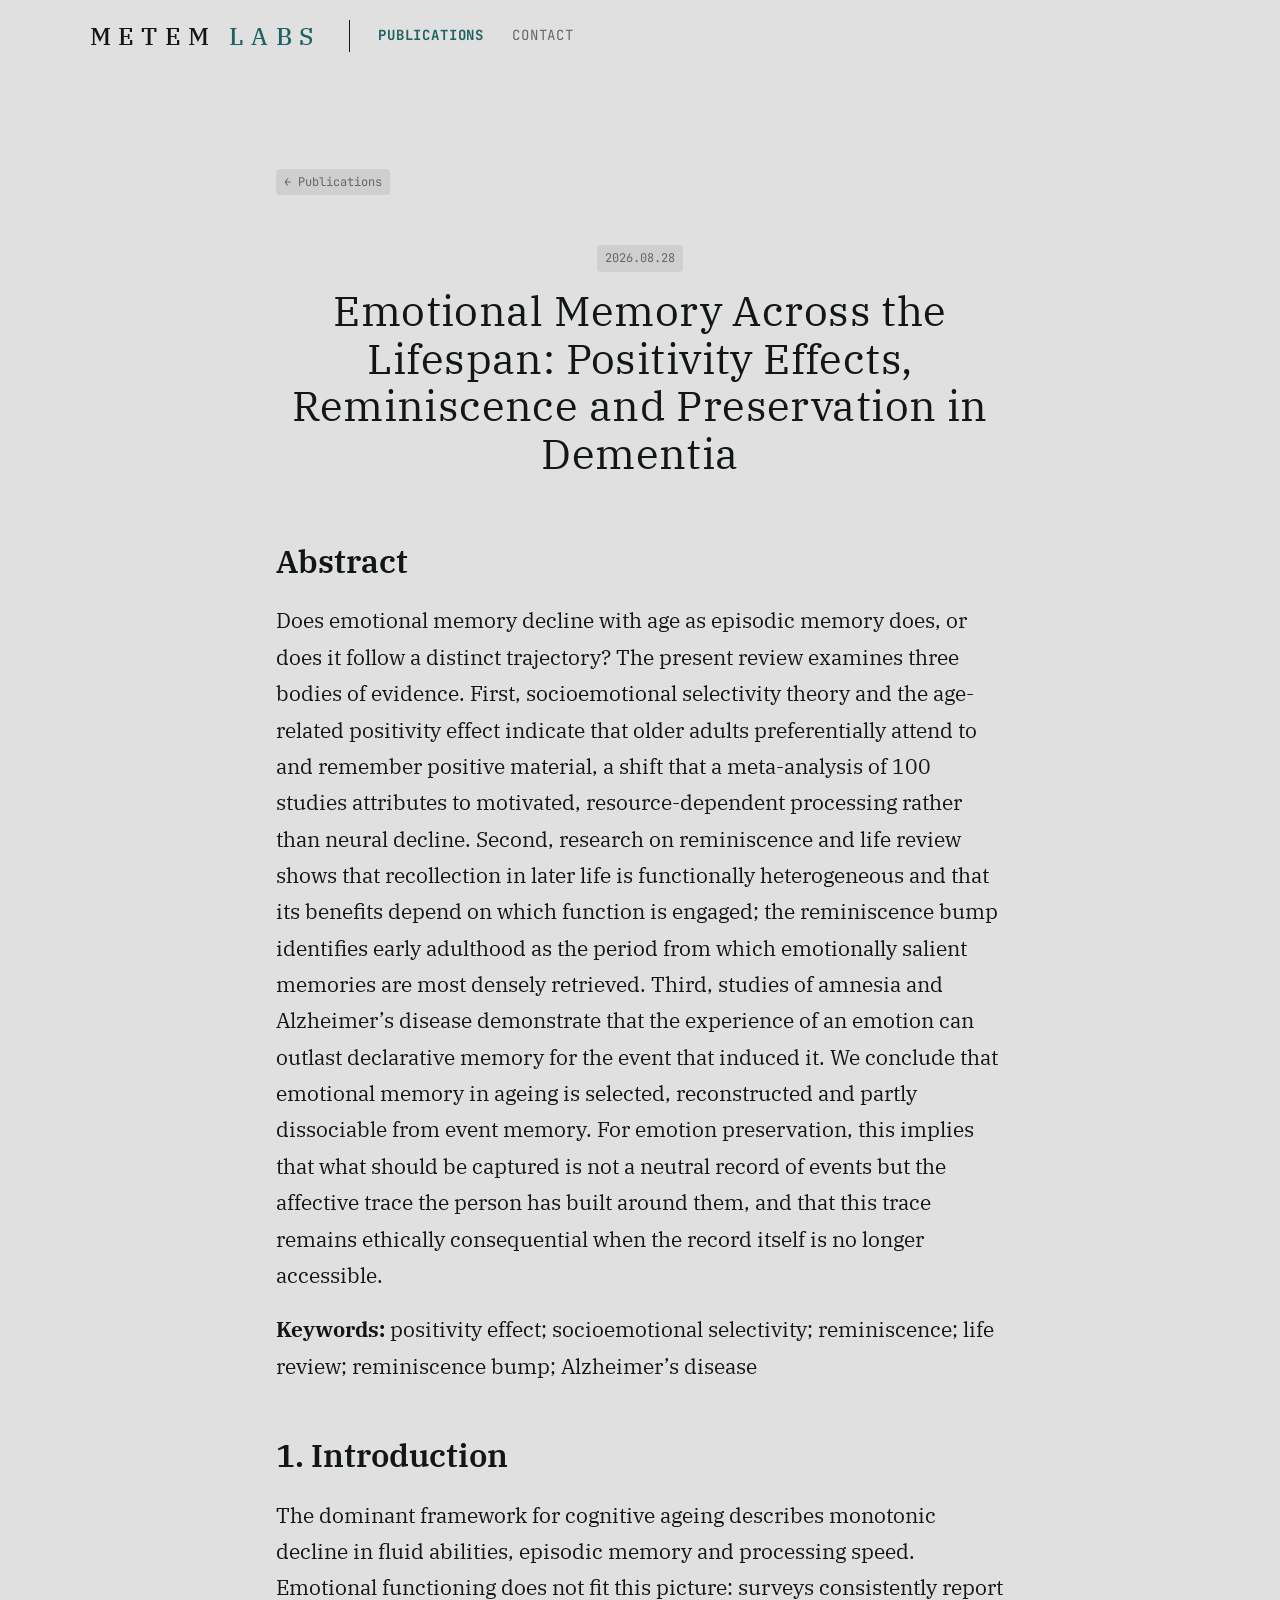
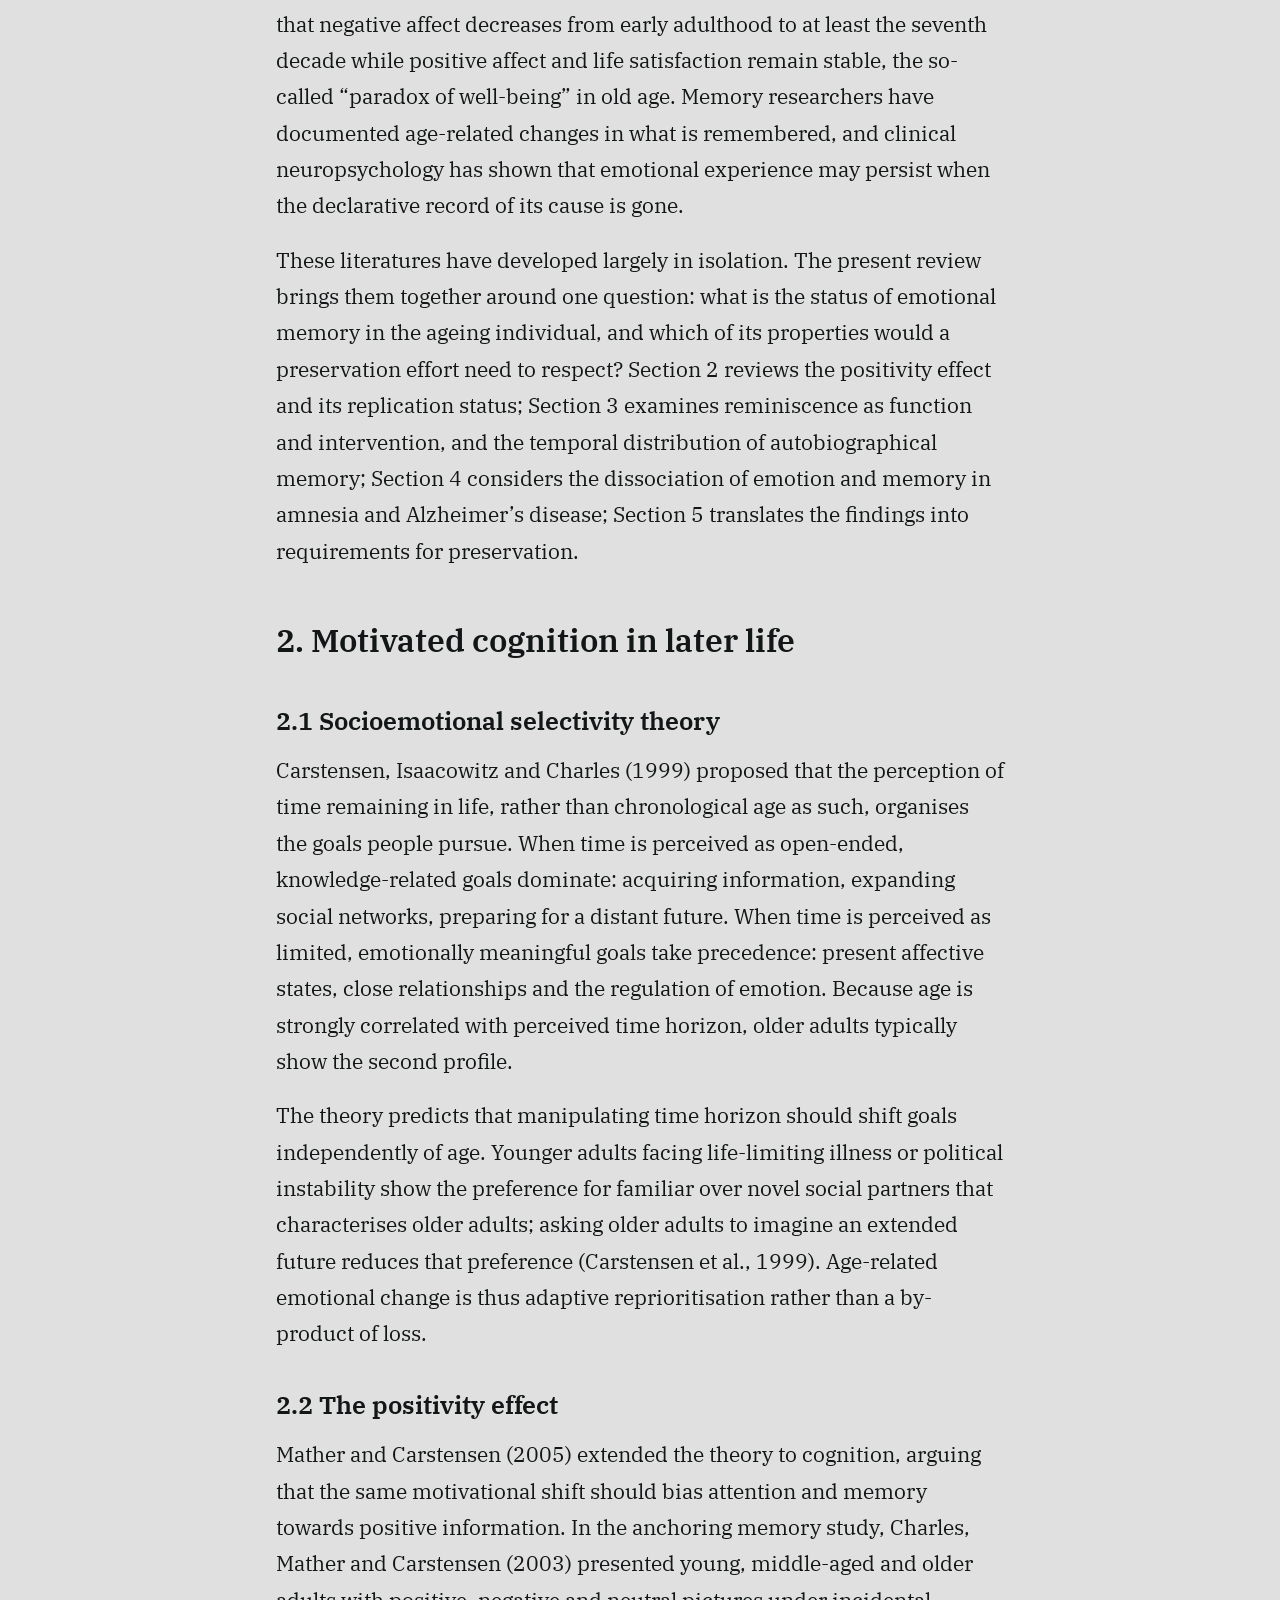
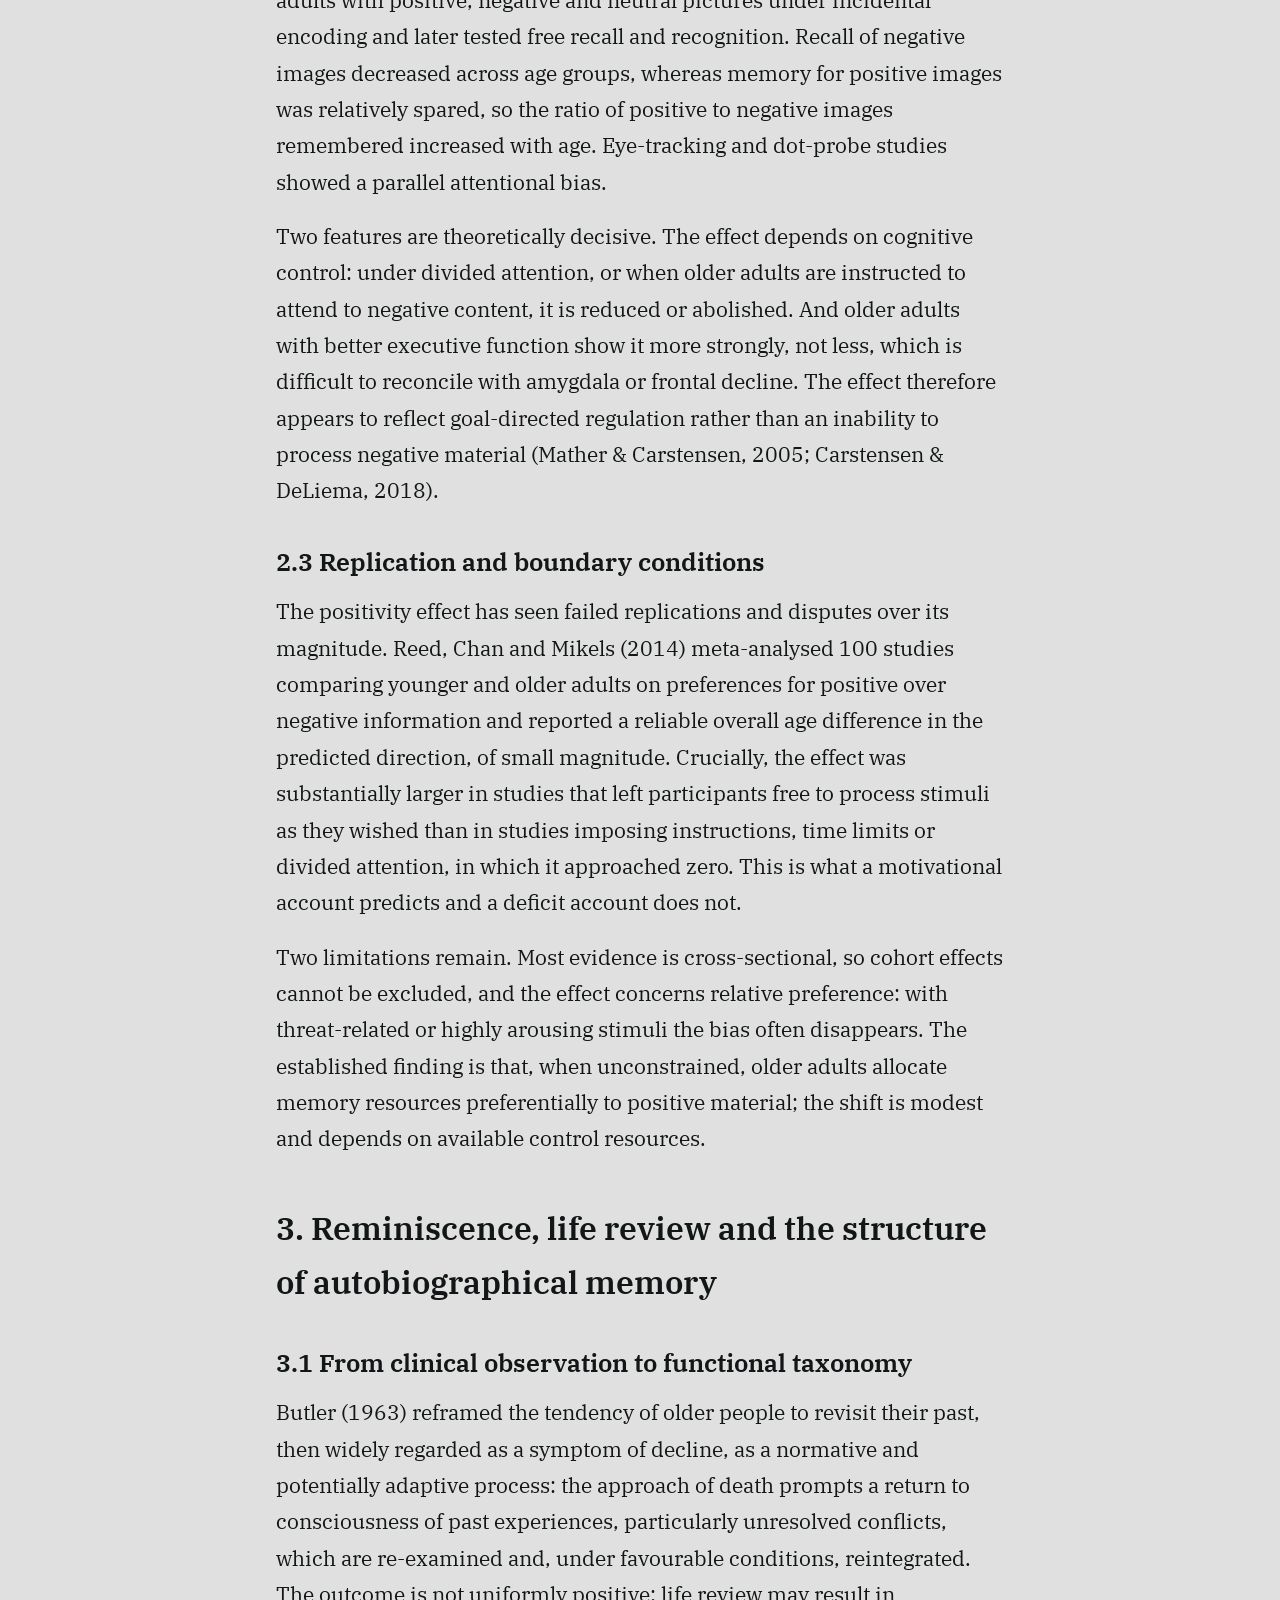
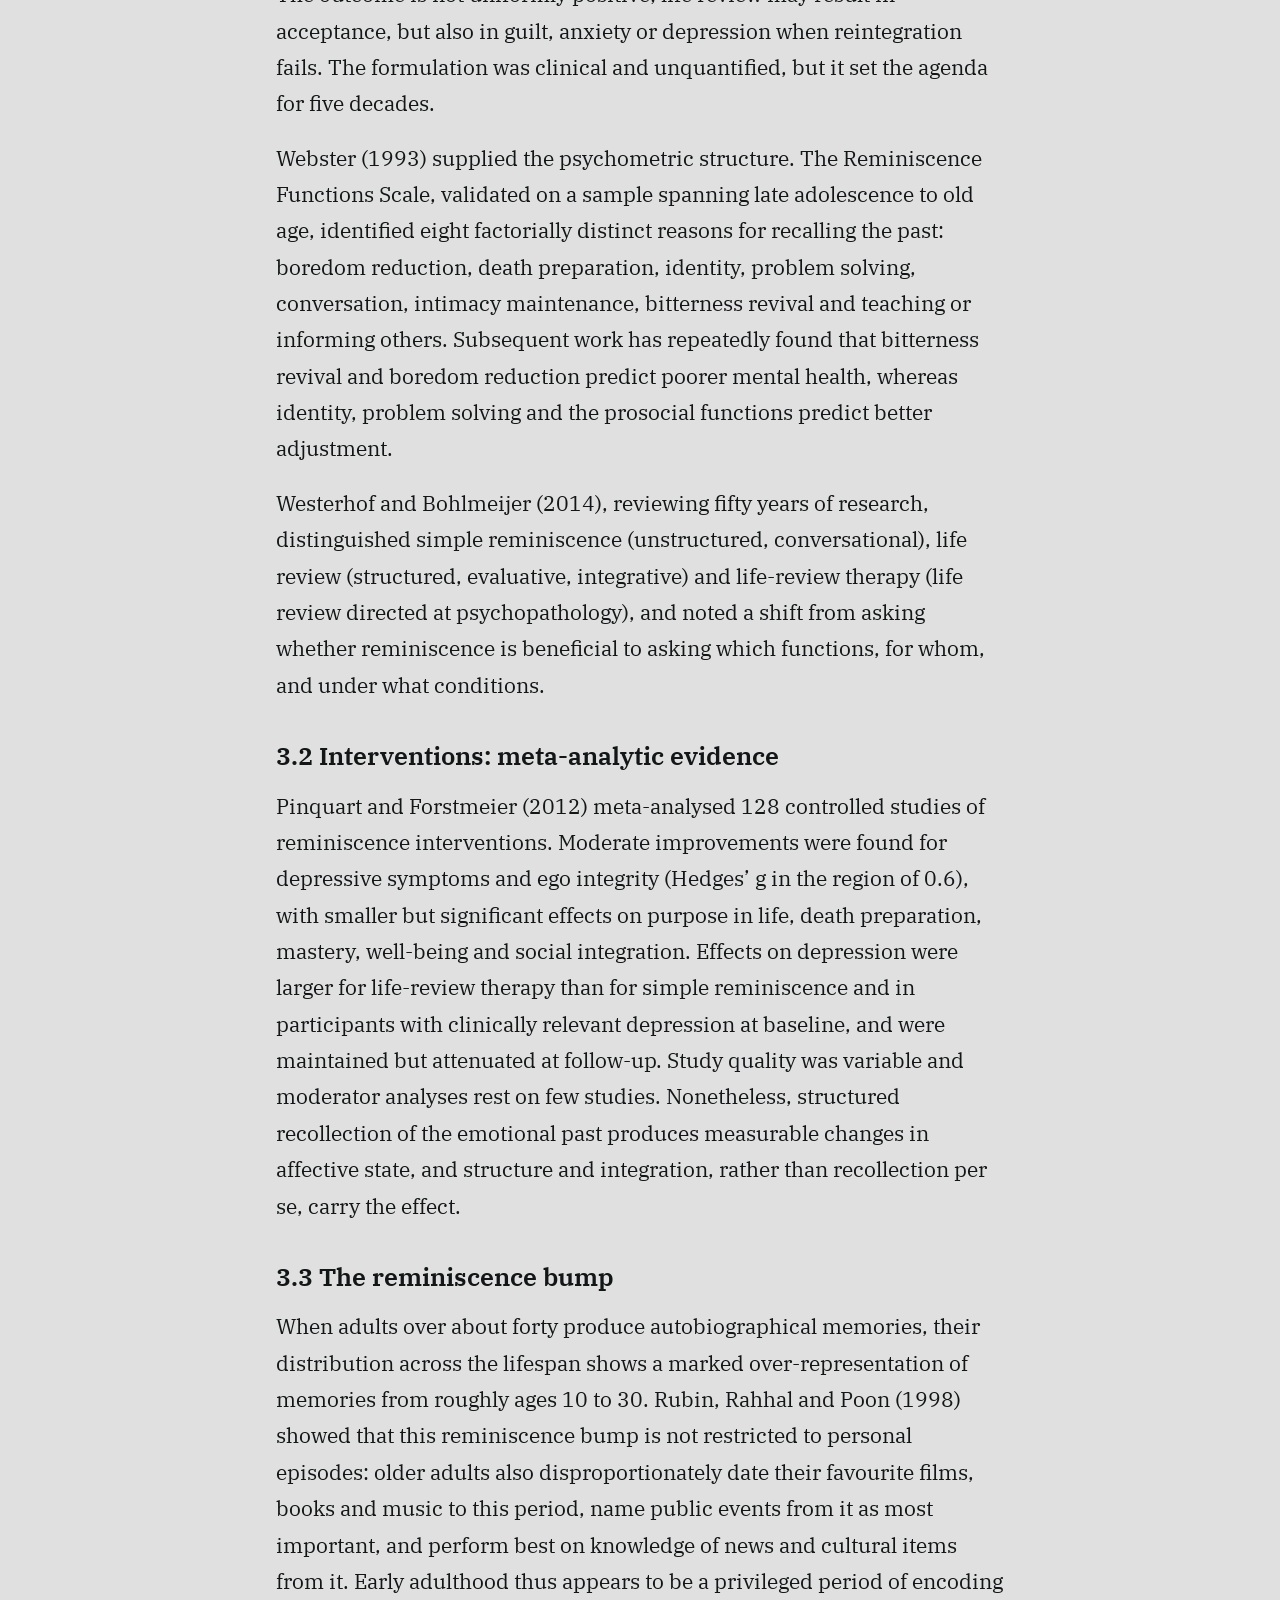
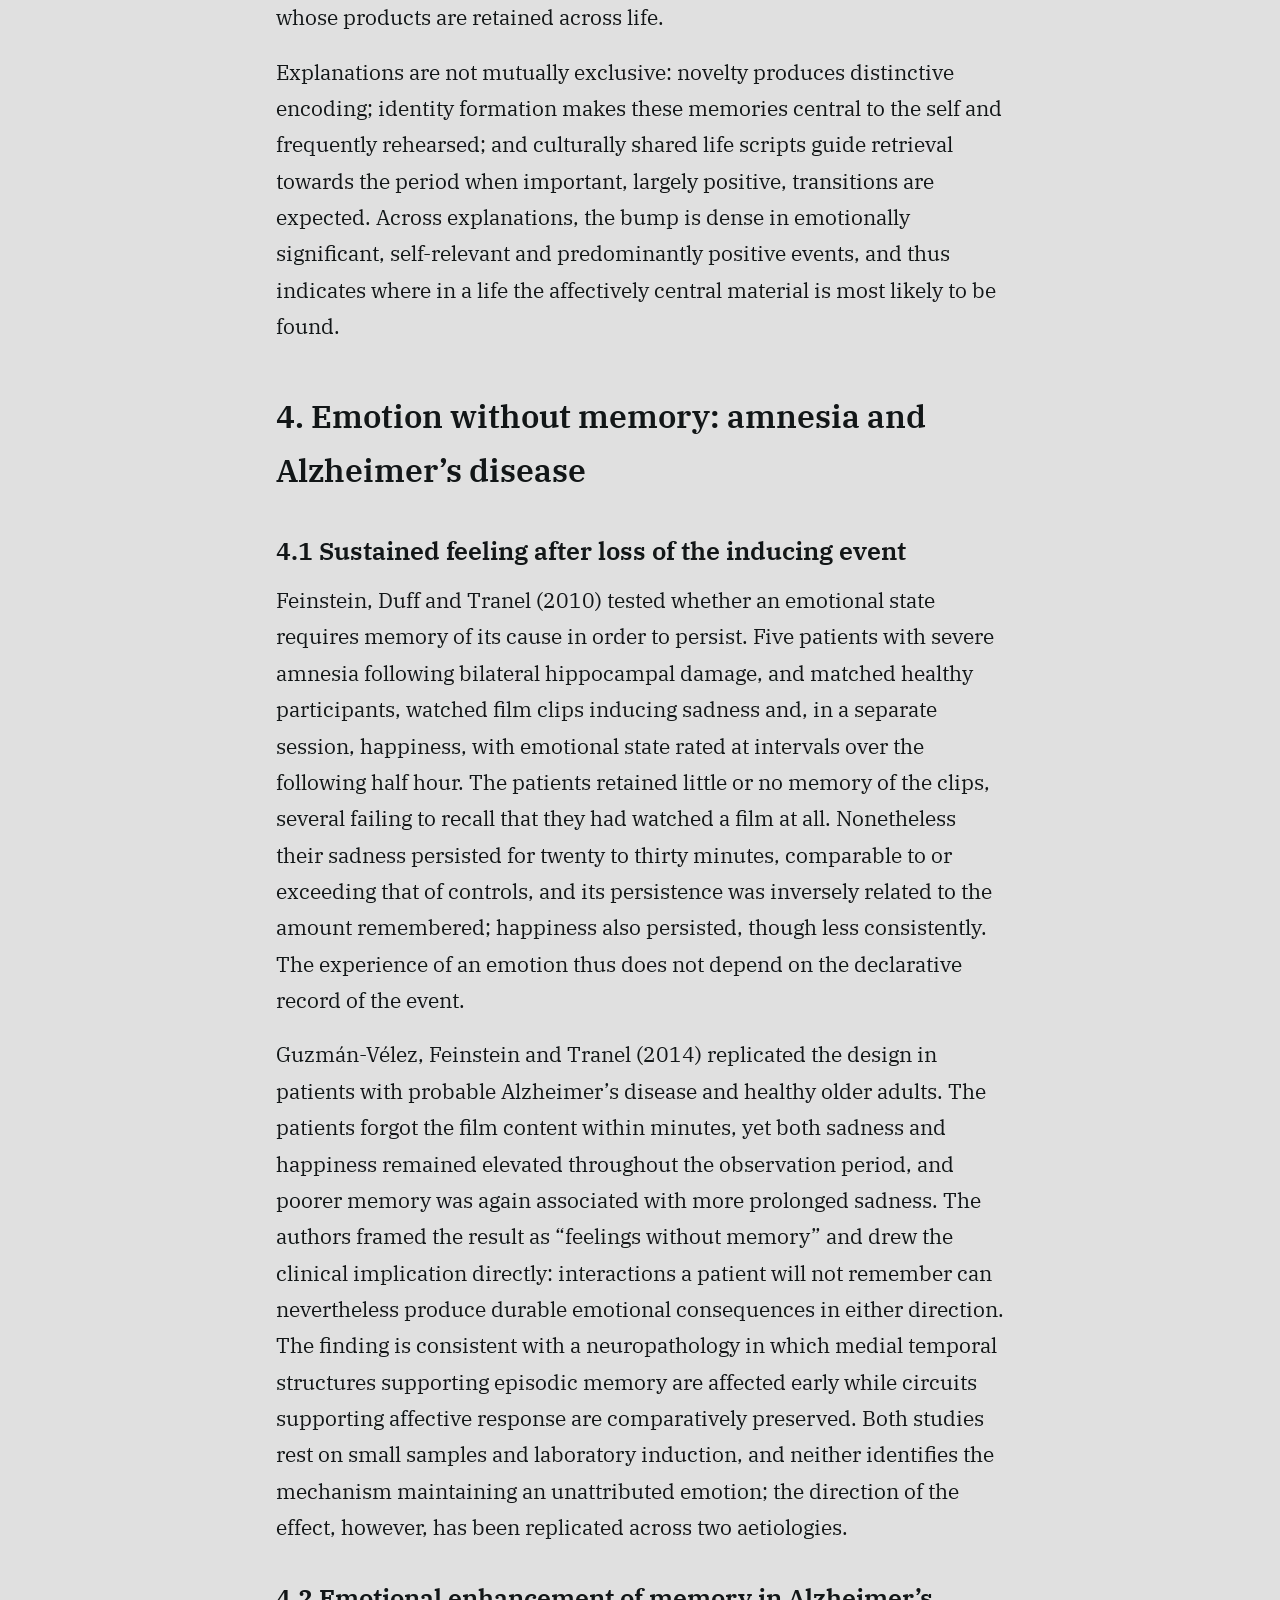
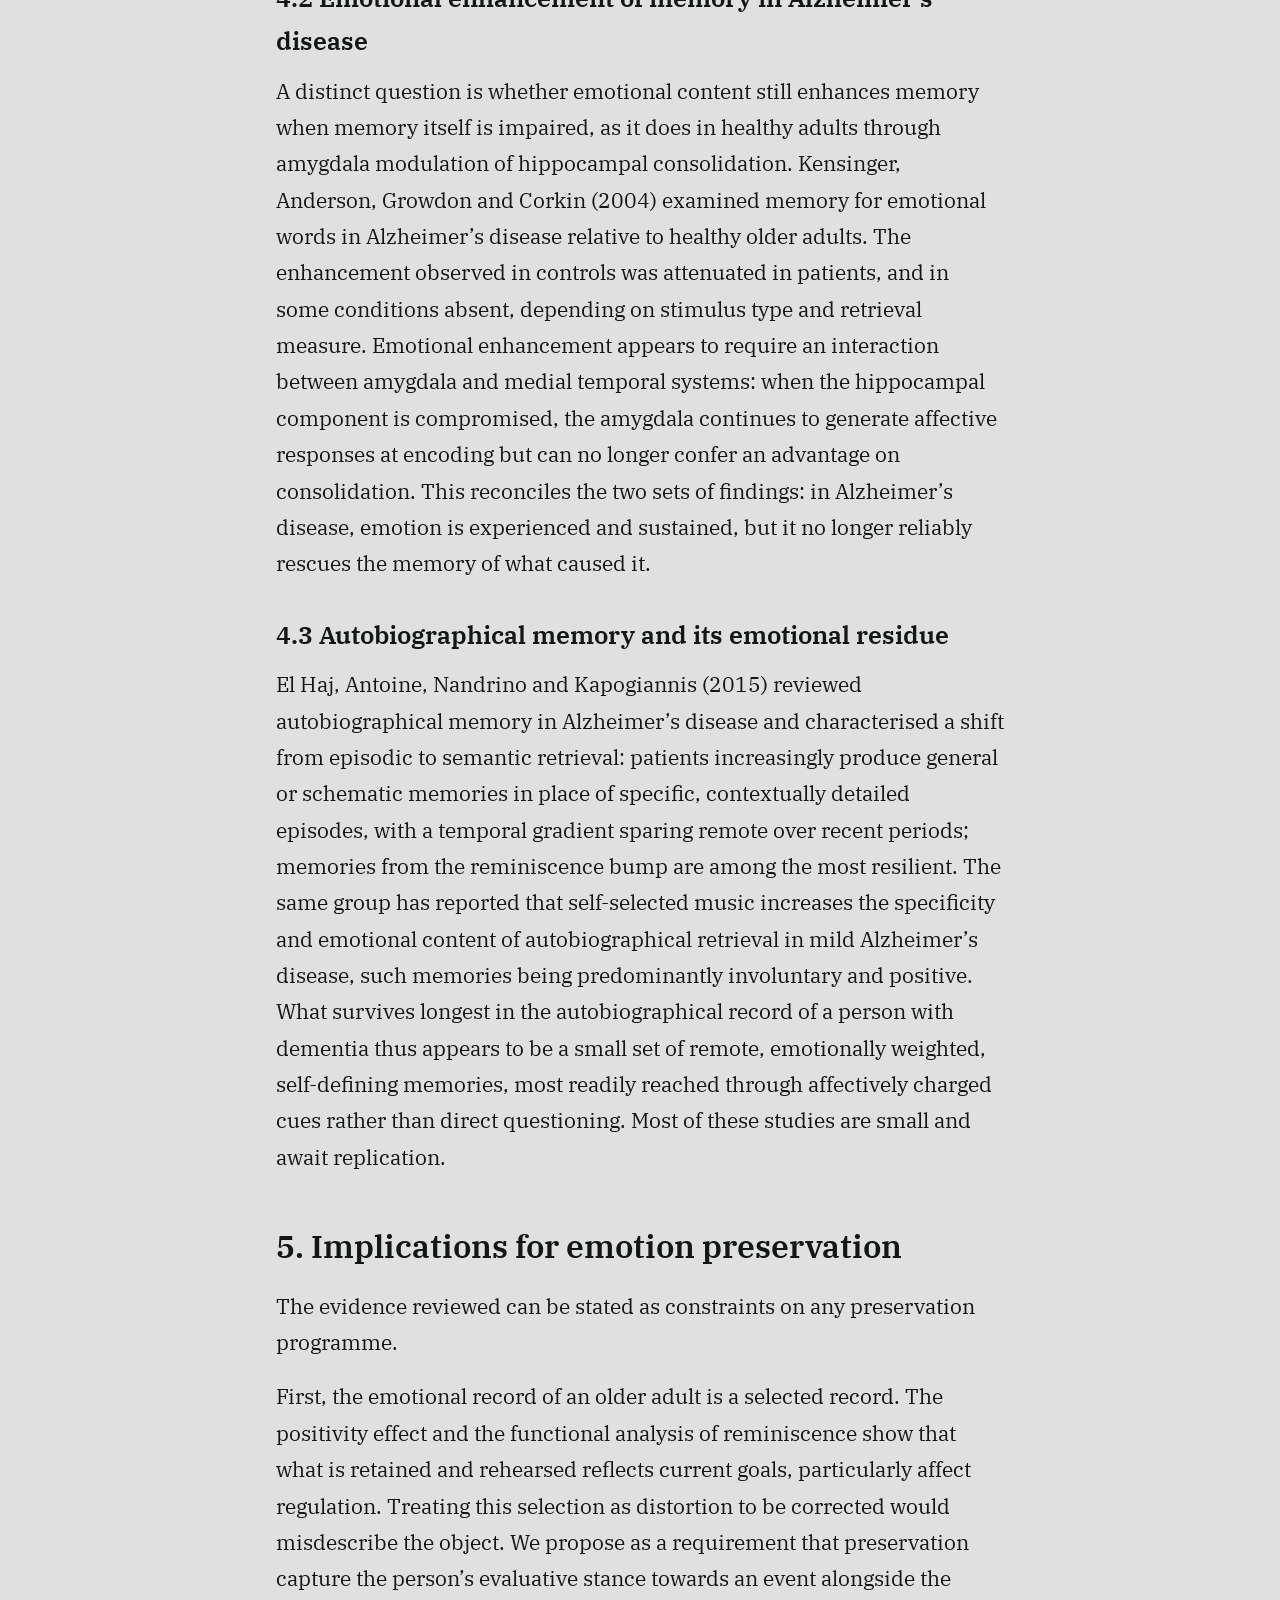
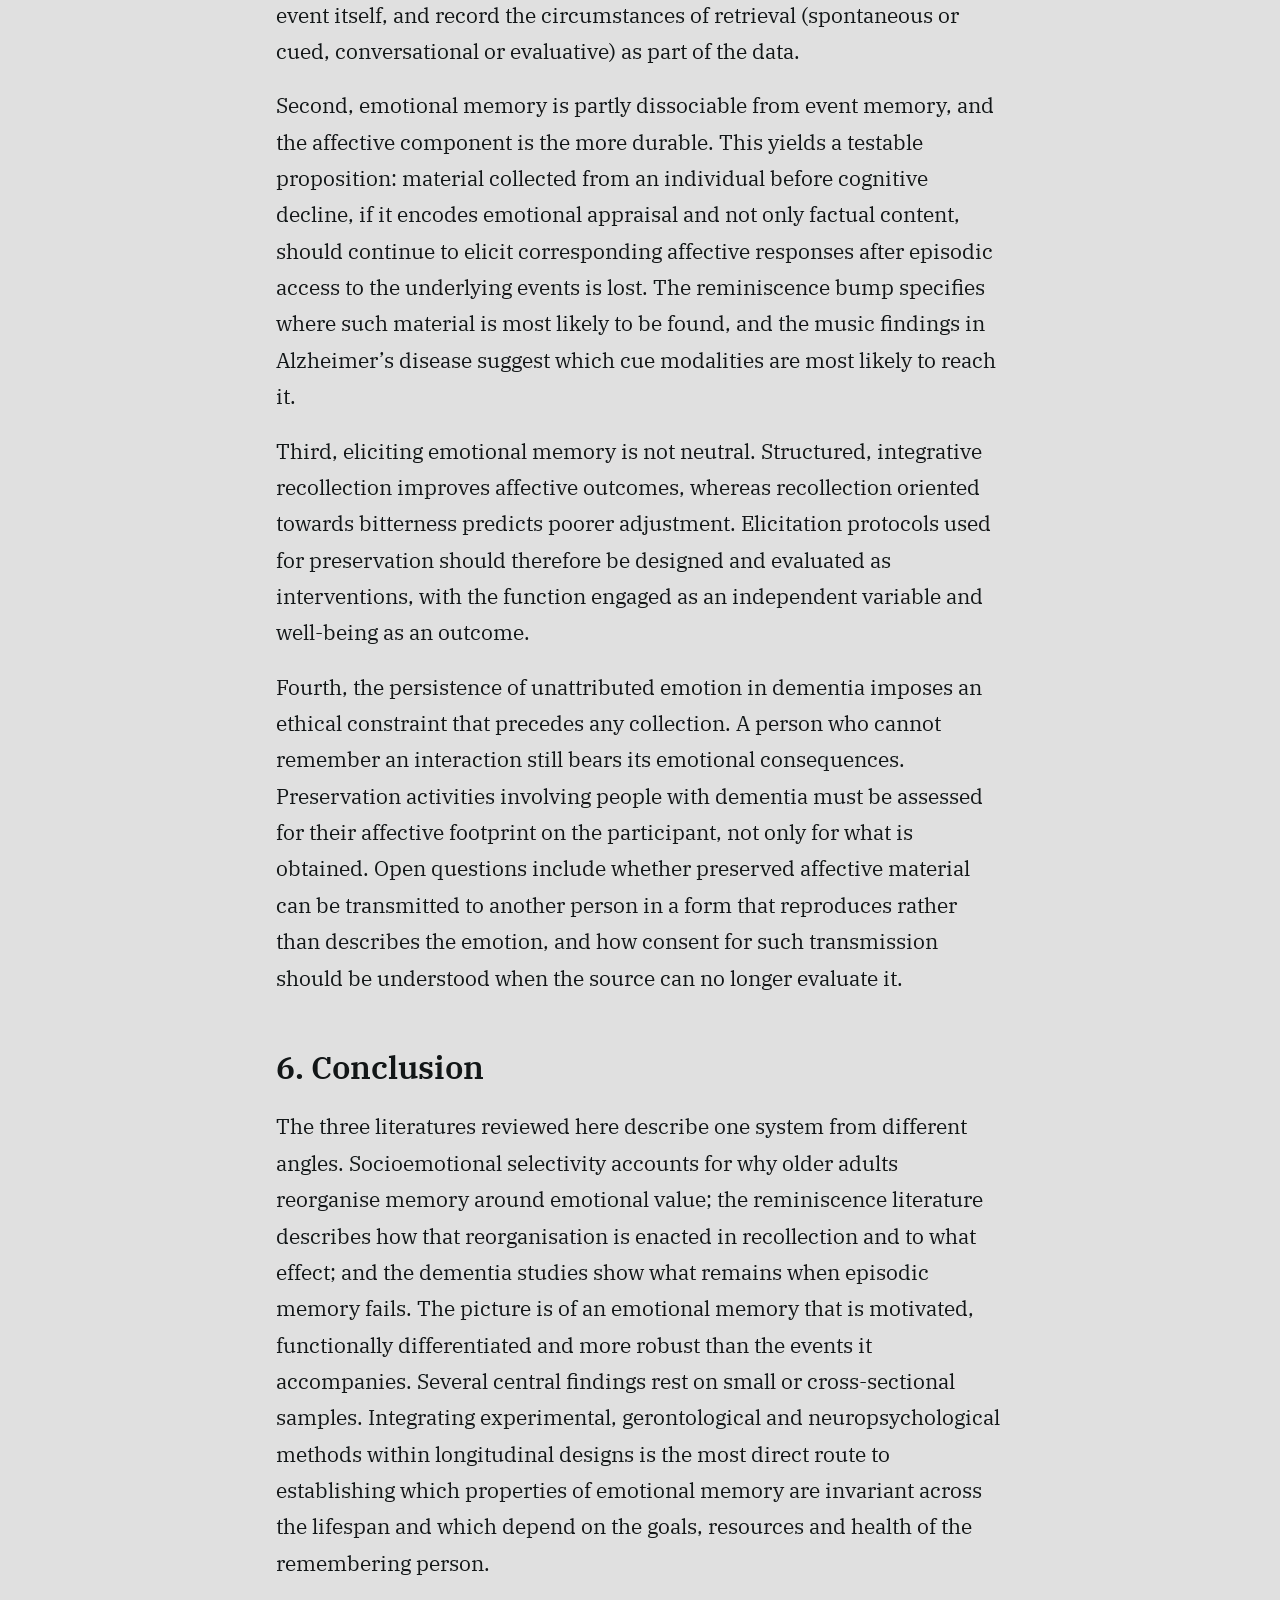
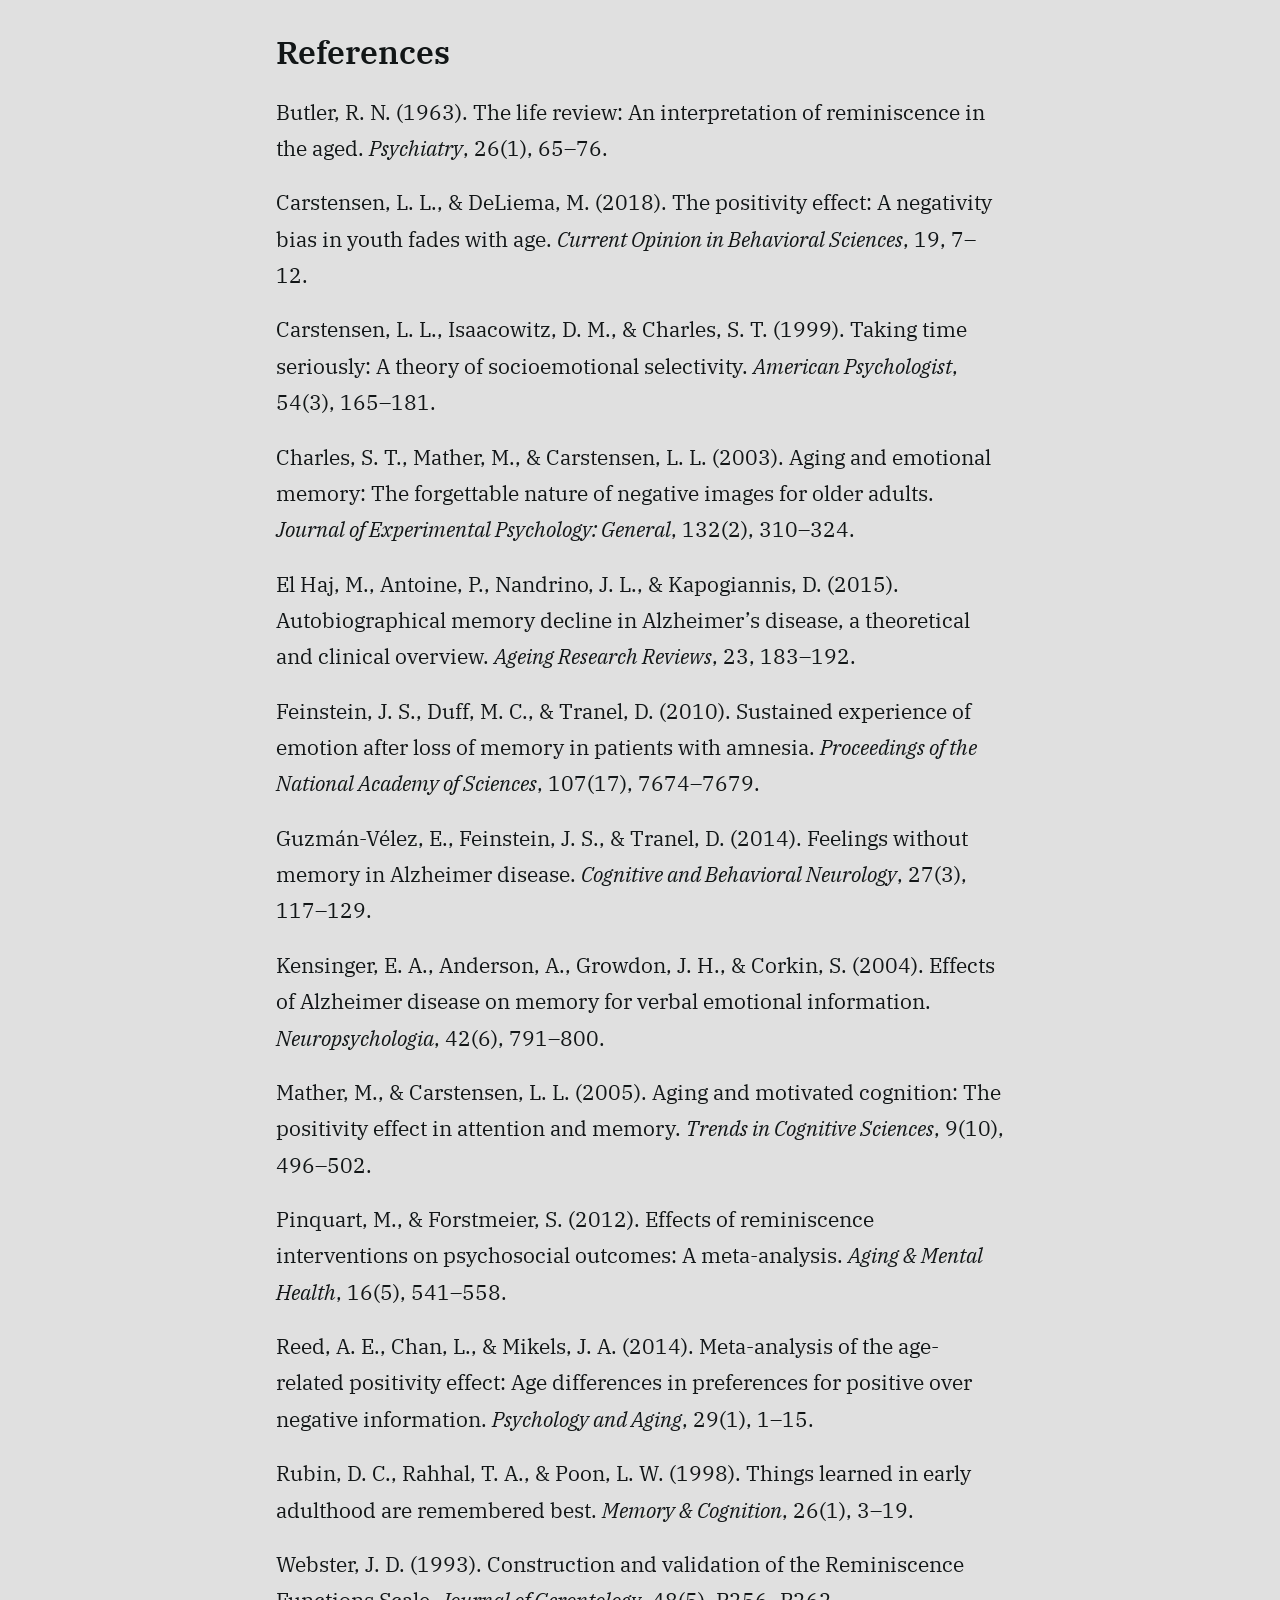
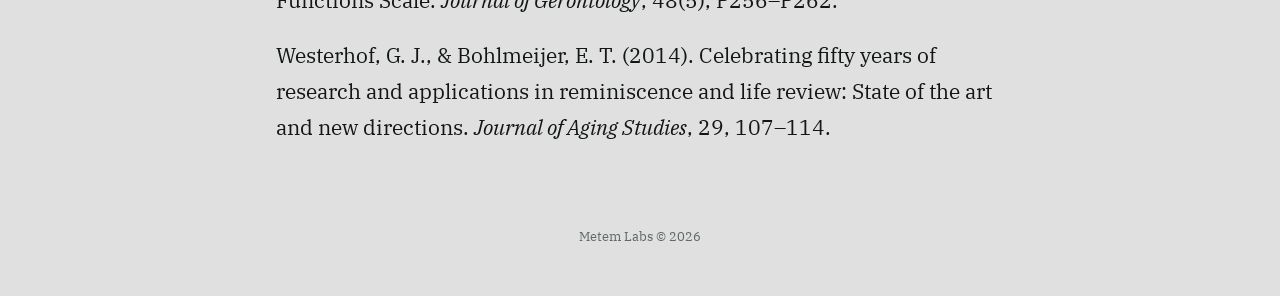
<file: publications/emotional-memory-across-the-lifespan/index.html>
<!doctype html>
<html lang="en">
<head>
<meta charset="utf-8" />
<meta name="viewport" content="width=device-width, initial-scale=1" />
<title>Emotional Memory Across the Lifespan: Positivity Effects, Reminiscence and Preservation in Dementia — Metem Labs</title>
<meta name="description" content="Does emotional memory decline with age as episodic memory does, or does it follow a distinct trajectory? The present review examines three bodies of…" />
<link rel="canonical" href="https://metemlabs.com/publications/emotional-memory-across-the-lifespan/" />
<link rel="icon" href="/favicon.ico" sizes="any" />
<link rel="icon" type="image/png" sizes="32x32" href="/favicon-32x32.png" />
<link rel="icon" type="image/png" sizes="16x16" href="/favicon-16x16.png" />
<link rel="apple-touch-icon" sizes="180x180" href="/apple-touch-icon.png" />
<meta name="theme-color" content="#E0E0E0" />
<meta property="og:title" content="Emotional Memory Across the Lifespan: Positivity Effects, Reminiscence and Preservation in Dementia — Metem Labs" />
<meta property="og:description" content="Does emotional memory decline with age as episodic memory does, or does it follow a distinct trajectory? The present review examines three bodies of…" />
<meta property="og:url" content="https://metemlabs.com/publications/emotional-memory-across-the-lifespan/" />
<meta property="og:type" content="article" />
<meta property="og:site_name" content="Metem Labs" />
<meta property="og:locale" content="en_US" />
<meta property="og:image" content="https://metemlabs.com/images/og.png?v=3" />
<meta property="og:image:secure_url" content="https://metemlabs.com/images/og.png?v=3" />
<meta property="og:image:type" content="image/png" />
<meta property="og:image:width" content="1200" />
<meta property="og:image:height" content="630" />
<meta property="og:image:alt" content="Metem Labs. Research Toward Digital Minds." />
<meta name="twitter:card" content="summary_large_image" />
<meta name="twitter:title" content="Emotional Memory Across the Lifespan: Positivity Effects, Reminiscence and Preservation in Dementia — Metem Labs" />
<meta name="twitter:description" content="Does emotional memory decline with age as episodic memory does, or does it follow a distinct trajectory? The present review examines three bodies of…" />
<meta name="twitter:image" content="https://metemlabs.com/images/og.png?v=3" />
<script type="application/ld+json">{"@context":"https://schema.org","@type":"ScholarlyArticle","headline":"Emotional Memory Across the Lifespan: Positivity Effects, Reminiscence and Preservation in Dementia","description":"Does emotional memory decline with age as episodic memory does, or does it follow a distinct trajectory? The present review examines three bodies of evidence. First, socioemotional selectivity theory and the age-related positivity effect indicate that older adults…","datePublished":"2026-08-28","url":"https://metemlabs.com/publications/emotional-memory-across-the-lifespan/","inLanguage":"en","publisher":{"@type":"ResearchOrganization","name":"Metem Labs","url":"https://metemlabs.com/","logo":"https://metemlabs.com/favicon-512x512.png","email":"contact@metemlabs.com"},"author":{"@type":"ResearchOrganization","name":"Metem Labs","url":"https://metemlabs.com/","logo":"https://metemlabs.com/favicon-512x512.png","email":"contact@metemlabs.com"}}</script>
<link rel="preconnect" href="https://fonts.googleapis.com" />
<link rel="preconnect" href="https://fonts.gstatic.com" crossorigin />
<link href="https://fonts.googleapis.com/css2?family=IBM+Plex+Serif:ital,wght@0,400;0,500;0,600;1,400&family=JetBrains+Mono:wght@400;700&display=swap" rel="stylesheet" />
<link rel="stylesheet" href="/style.css" />
</head>
<body>
<header class="hdr" id="hdr">
  <div class="hdr-in">
    <a class="logo" href="/" aria-label="Metem Labs — home">METEM <span>LABS</span></a>
    <nav class="hdr-wide" aria-label="Main"><span class="hdr-sep" aria-hidden="true"></span><a class="hdr-link on" href="/publications/" aria-current="page">Publications</a><a class="hdr-link" href="mailto:contact@metemlabs.com">Contact</a></nav>
    <button class="hdr-narrow menu-btn" id="menu-btn" aria-label="Open navigation menu" aria-expanded="false" aria-controls="menu-panel"><span class="mb"><span class="mb-close">CLOSE</span><span class="mb-menu">MENU</span></span></button>
  </div>
</header>
<div class="menu-wrap" id="menu-panel" hidden><div class="menu-in"><div class="menu"><a class="menu-link on" href="/publications/" aria-current="page">Publications</a><a class="menu-link" href="mailto:contact@metemlabs.com">Contact</a></div></div></div>
<script>
(function(){var h=document.getElementById('hdr'),b=document.getElementById('menu-btn'),m=document.getElementById('menu-panel');
function set(o){m.hidden=!o;b.setAttribute('aria-expanded',o);b.setAttribute('aria-label',o?'Close navigation menu':'Open navigation menu');b.classList.toggle('open',o);}
b.addEventListener('click',function(){set(m.hidden);});
document.addEventListener('mousedown',function(e){if(!m.hidden&&!e.target.closest('#menu-btn')&&!m.querySelector('.menu').contains(e.target))set(false);});
document.addEventListener('keydown',function(e){if(e.key==='Escape')set(false);});
function sc(){h.classList.toggle('scrolled',window.scrollY>4);if(!m.hidden)set(false);}
window.addEventListener('scroll',sc,{passive:true});sc();})();
</script>
<main>

  <p class="back"><a class="pill" href="/publications/">← Publications</a></p>
  <header class="pub-head"><span class="pill">2026.08.28</span><h1>Emotional Memory Across the Lifespan: Positivity Effects, Reminiscence and Preservation in Dementia</h1></header>
  <article class="pub-body"><h2>Abstract</h2><p>Does emotional memory decline with age as episodic memory does, or does it follow a distinct trajectory? The present review examines three bodies of evidence. First, socioemotional selectivity theory and the age-related positivity effect indicate that older adults preferentially attend to and remember positive material, a shift that a meta-analysis of 100 studies attributes to motivated, resource-dependent processing rather than neural decline. Second, research on reminiscence and life review shows that recollection in later life is functionally heterogeneous and that its benefits depend on which function is engaged; the reminiscence bump identifies early adulthood as the period from which emotionally salient memories are most densely retrieved. Third, studies of amnesia and Alzheimer’s disease demonstrate that the experience of an emotion can outlast declarative memory for the event that induced it. We conclude that emotional memory in ageing is selected, reconstructed and partly dissociable from event memory. For emotion preservation, this implies that what should be captured is not a neutral record of events but the affective trace the person has built around them, and that this trace remains ethically consequential when the record itself is no longer accessible.</p><p><strong>Keywords:</strong> positivity effect; socioemotional selectivity; reminiscence; life review; reminiscence bump; Alzheimer’s disease</p><h2>1. Introduction</h2><p>The dominant framework for cognitive ageing describes monotonic decline in fluid abilities, episodic memory and processing speed. Emotional functioning does not fit this picture: surveys consistently report that negative affect decreases from early adulthood to at least the seventh decade while positive affect and life satisfaction remain stable, the so-called “paradox of well-being” in old age. Memory researchers have documented age-related changes in what is remembered, and clinical neuropsychology has shown that emotional experience may persist when the declarative record of its cause is gone.</p><p>These literatures have developed largely in isolation. The present review brings them together around one question: what is the status of emotional memory in the ageing individual, and which of its properties would a preservation effort need to respect? Section 2 reviews the positivity effect and its replication status; Section 3 examines reminiscence as function and intervention, and the temporal distribution of autobiographical memory; Section 4 considers the dissociation of emotion and memory in amnesia and Alzheimer’s disease; Section 5 translates the findings into requirements for preservation.</p><h2>2. Motivated cognition in later life</h2><h3>2.1 Socioemotional selectivity theory</h3><p>Carstensen, Isaacowitz and Charles (1999) proposed that the perception of time remaining in life, rather than chronological age as such, organises the goals people pursue. When time is perceived as open-ended, knowledge-related goals dominate: acquiring information, expanding social networks, preparing for a distant future. When time is perceived as limited, emotionally meaningful goals take precedence: present affective states, close relationships and the regulation of emotion. Because age is strongly correlated with perceived time horizon, older adults typically show the second profile.</p><p>The theory predicts that manipulating time horizon should shift goals independently of age. Younger adults facing life-limiting illness or political instability show the preference for familiar over novel social partners that characterises older adults; asking older adults to imagine an extended future reduces that preference (Carstensen et al., 1999). Age-related emotional change is thus adaptive reprioritisation rather than a by-product of loss.</p><h3>2.2 The positivity effect</h3><p>Mather and Carstensen (2005) extended the theory to cognition, arguing that the same motivational shift should bias attention and memory towards positive information. In the anchoring memory study, Charles, Mather and Carstensen (2003) presented young, middle-aged and older adults with positive, negative and neutral pictures under incidental encoding and later tested free recall and recognition. Recall of negative images decreased across age groups, whereas memory for positive images was relatively spared, so the ratio of positive to negative images remembered increased with age. Eye-tracking and dot-probe studies showed a parallel attentional bias.</p><p>Two features are theoretically decisive. The effect depends on cognitive control: under divided attention, or when older adults are instructed to attend to negative content, it is reduced or abolished. And older adults with better executive function show it more strongly, not less, which is difficult to reconcile with amygdala or frontal decline. The effect therefore appears to reflect goal-directed regulation rather than an inability to process negative material (Mather &amp; Carstensen, 2005; Carstensen &amp; DeLiema, 2018).</p><h3>2.3 Replication and boundary conditions</h3><p>The positivity effect has seen failed replications and disputes over its magnitude. Reed, Chan and Mikels (2014) meta-analysed 100 studies comparing younger and older adults on preferences for positive over negative information and reported a reliable overall age difference in the predicted direction, of small magnitude. Crucially, the effect was substantially larger in studies that left participants free to process stimuli as they wished than in studies imposing instructions, time limits or divided attention, in which it approached zero. This is what a motivational account predicts and a deficit account does not.</p><p>Two limitations remain. Most evidence is cross-sectional, so cohort effects cannot be excluded, and the effect concerns relative preference: with threat-related or highly arousing stimuli the bias often disappears. The established finding is that, when unconstrained, older adults allocate memory resources preferentially to positive material; the shift is modest and depends on available control resources.</p><h2>3. Reminiscence, life review and the structure of autobiographical memory</h2><h3>3.1 From clinical observation to functional taxonomy</h3><p>Butler (1963) reframed the tendency of older people to revisit their past, then widely regarded as a symptom of decline, as a normative and potentially adaptive process: the approach of death prompts a return to consciousness of past experiences, particularly unresolved conflicts, which are re-examined and, under favourable conditions, reintegrated. The outcome is not uniformly positive; life review may result in acceptance, but also in guilt, anxiety or depression when reintegration fails. The formulation was clinical and unquantified, but it set the agenda for five decades.</p><p>Webster (1993) supplied the psychometric structure. The Reminiscence Functions Scale, validated on a sample spanning late adolescence to old age, identified eight factorially distinct reasons for recalling the past: boredom reduction, death preparation, identity, problem solving, conversation, intimacy maintenance, bitterness revival and teaching or informing others. Subsequent work has repeatedly found that bitterness revival and boredom reduction predict poorer mental health, whereas identity, problem solving and the prosocial functions predict better adjustment.</p><p>Westerhof and Bohlmeijer (2014), reviewing fifty years of research, distinguished simple reminiscence (unstructured, conversational), life review (structured, evaluative, integrative) and life-review therapy (life review directed at psychopathology), and noted a shift from asking whether reminiscence is beneficial to asking which functions, for whom, and under what conditions.</p><h3>3.2 Interventions: meta-analytic evidence</h3><p>Pinquart and Forstmeier (2012) meta-analysed 128 controlled studies of reminiscence interventions. Moderate improvements were found for depressive symptoms and ego integrity (Hedges’ g in the region of 0.6), with smaller but significant effects on purpose in life, death preparation, mastery, well-being and social integration. Effects on depression were larger for life-review therapy than for simple reminiscence and in participants with clinically relevant depression at baseline, and were maintained but attenuated at follow-up. Study quality was variable and moderator analyses rest on few studies. Nonetheless, structured recollection of the emotional past produces measurable changes in affective state, and structure and integration, rather than recollection per se, carry the effect.</p><h3>3.3 The reminiscence bump</h3><p>When adults over about forty produce autobiographical memories, their distribution across the lifespan shows a marked over-representation of memories from roughly ages 10 to 30. Rubin, Rahhal and Poon (1998) showed that this reminiscence bump is not restricted to personal episodes: older adults also disproportionately date their favourite films, books and music to this period, name public events from it as most important, and perform best on knowledge of news and cultural items from it. Early adulthood thus appears to be a privileged period of encoding whose products are retained across life.</p><p>Explanations are not mutually exclusive: novelty produces distinctive encoding; identity formation makes these memories central to the self and frequently rehearsed; and culturally shared life scripts guide retrieval towards the period when important, largely positive, transitions are expected. Across explanations, the bump is dense in emotionally significant, self-relevant and predominantly positive events, and thus indicates where in a life the affectively central material is most likely to be found.</p><h2>4. Emotion without memory: amnesia and Alzheimer’s disease</h2><h3>4.1 Sustained feeling after loss of the inducing event</h3><p>Feinstein, Duff and Tranel (2010) tested whether an emotional state requires memory of its cause in order to persist. Five patients with severe amnesia following bilateral hippocampal damage, and matched healthy participants, watched film clips inducing sadness and, in a separate session, happiness, with emotional state rated at intervals over the following half hour. The patients retained little or no memory of the clips, several failing to recall that they had watched a film at all. Nonetheless their sadness persisted for twenty to thirty minutes, comparable to or exceeding that of controls, and its persistence was inversely related to the amount remembered; happiness also persisted, though less consistently. The experience of an emotion thus does not depend on the declarative record of the event.</p><p>Guzmán-Vélez, Feinstein and Tranel (2014) replicated the design in patients with probable Alzheimer’s disease and healthy older adults. The patients forgot the film content within minutes, yet both sadness and happiness remained elevated throughout the observation period, and poorer memory was again associated with more prolonged sadness. The authors framed the result as “feelings without memory” and drew the clinical implication directly: interactions a patient will not remember can nevertheless produce durable emotional consequences in either direction. The finding is consistent with a neuropathology in which medial temporal structures supporting episodic memory are affected early while circuits supporting affective response are comparatively preserved. Both studies rest on small samples and laboratory induction, and neither identifies the mechanism maintaining an unattributed emotion; the direction of the effect, however, has been replicated across two aetiologies.</p><h3>4.2 Emotional enhancement of memory in Alzheimer’s disease</h3><p>A distinct question is whether emotional content still enhances memory when memory itself is impaired, as it does in healthy adults through amygdala modulation of hippocampal consolidation. Kensinger, Anderson, Growdon and Corkin (2004) examined memory for emotional words in Alzheimer’s disease relative to healthy older adults. The enhancement observed in controls was attenuated in patients, and in some conditions absent, depending on stimulus type and retrieval measure. Emotional enhancement appears to require an interaction between amygdala and medial temporal systems: when the hippocampal component is compromised, the amygdala continues to generate affective responses at encoding but can no longer confer an advantage on consolidation. This reconciles the two sets of findings: in Alzheimer’s disease, emotion is experienced and sustained, but it no longer reliably rescues the memory of what caused it.</p><h3>4.3 Autobiographical memory and its emotional residue</h3><p>El Haj, Antoine, Nandrino and Kapogiannis (2015) reviewed autobiographical memory in Alzheimer’s disease and characterised a shift from episodic to semantic retrieval: patients increasingly produce general or schematic memories in place of specific, contextually detailed episodes, with a temporal gradient sparing remote over recent periods; memories from the reminiscence bump are among the most resilient. The same group has reported that self-selected music increases the specificity and emotional content of autobiographical retrieval in mild Alzheimer’s disease, such memories being predominantly involuntary and positive. What survives longest in the autobiographical record of a person with dementia thus appears to be a small set of remote, emotionally weighted, self-defining memories, most readily reached through affectively charged cues rather than direct questioning. Most of these studies are small and await replication.</p><h2>5. Implications for emotion preservation</h2><p>The evidence reviewed can be stated as constraints on any preservation programme.</p><p>First, the emotional record of an older adult is a selected record. The positivity effect and the functional analysis of reminiscence show that what is retained and rehearsed reflects current goals, particularly affect regulation. Treating this selection as distortion to be corrected would misdescribe the object. We propose as a requirement that preservation capture the person’s evaluative stance towards an event alongside the event itself, and record the circumstances of retrieval (spontaneous or cued, conversational or evaluative) as part of the data.</p><p>Second, emotional memory is partly dissociable from event memory, and the affective component is the more durable. This yields a testable proposition: material collected from an individual before cognitive decline, if it encodes emotional appraisal and not only factual content, should continue to elicit corresponding affective responses after episodic access to the underlying events is lost. The reminiscence bump specifies where such material is most likely to be found, and the music findings in Alzheimer’s disease suggest which cue modalities are most likely to reach it.</p><p>Third, eliciting emotional memory is not neutral. Structured, integrative recollection improves affective outcomes, whereas recollection oriented towards bitterness predicts poorer adjustment. Elicitation protocols used for preservation should therefore be designed and evaluated as interventions, with the function engaged as an independent variable and well-being as an outcome.</p><p>Fourth, the persistence of unattributed emotion in dementia imposes an ethical constraint that precedes any collection. A person who cannot remember an interaction still bears its emotional consequences. Preservation activities involving people with dementia must be assessed for their affective footprint on the participant, not only for what is obtained. Open questions include whether preserved affective material can be transmitted to another person in a form that reproduces rather than describes the emotion, and how consent for such transmission should be understood when the source can no longer evaluate it.</p><h2>6. Conclusion</h2><p>The three literatures reviewed here describe one system from different angles. Socioemotional selectivity accounts for why older adults reorganise memory around emotional value; the reminiscence literature describes how that reorganisation is enacted in recollection and to what effect; and the dementia studies show what remains when episodic memory fails. The picture is of an emotional memory that is motivated, functionally differentiated and more robust than the events it accompanies. Several central findings rest on small or cross-sectional samples. Integrating experimental, gerontological and neuropsychological methods within longitudinal designs is the most direct route to establishing which properties of emotional memory are invariant across the lifespan and which depend on the goals, resources and health of the remembering person.</p><h2>References</h2><p>Butler, R. N. (1963). The life review: An interpretation of reminiscence in the aged. <em>Psychiatry</em>, 26(1), 65–76.</p><p>Carstensen, L. L., &amp; DeLiema, M. (2018). The positivity effect: A negativity bias in youth fades with age. <em>Current Opinion in Behavioral Sciences</em>, 19, 7–12.</p><p>Carstensen, L. L., Isaacowitz, D. M., &amp; Charles, S. T. (1999). Taking time seriously: A theory of socioemotional selectivity. <em>American Psychologist</em>, 54(3), 165–181.</p><p>Charles, S. T., Mather, M., &amp; Carstensen, L. L. (2003). Aging and emotional memory: The forgettable nature of negative images for older adults. <em>Journal of Experimental Psychology: General</em>, 132(2), 310–324.</p><p>El Haj, M., Antoine, P., Nandrino, J. L., &amp; Kapogiannis, D. (2015). Autobiographical memory decline in Alzheimer’s disease, a theoretical and clinical overview. <em>Ageing Research Reviews</em>, 23, 183–192.</p><p>Feinstein, J. S., Duff, M. C., &amp; Tranel, D. (2010). Sustained experience of emotion after loss of memory in patients with amnesia. <em>Proceedings of the National Academy of Sciences</em>, 107(17), 7674–7679.</p><p>Guzmán-Vélez, E., Feinstein, J. S., &amp; Tranel, D. (2014). Feelings without memory in Alzheimer disease. <em>Cognitive and Behavioral Neurology</em>, 27(3), 117–129.</p><p>Kensinger, E. A., Anderson, A., Growdon, J. H., &amp; Corkin, S. (2004). Effects of Alzheimer disease on memory for verbal emotional information. <em>Neuropsychologia</em>, 42(6), 791–800.</p><p>Mather, M., &amp; Carstensen, L. L. (2005). Aging and motivated cognition: The positivity effect in attention and memory. <em>Trends in Cognitive Sciences</em>, 9(10), 496–502.</p><p>Pinquart, M., &amp; Forstmeier, S. (2012). Effects of reminiscence interventions on psychosocial outcomes: A meta-analysis. <em>Aging &amp; Mental Health</em>, 16(5), 541–558.</p><p>Reed, A. E., Chan, L., &amp; Mikels, J. A. (2014). Meta-analysis of the age-related positivity effect: Age differences in preferences for positive over negative information. <em>Psychology and Aging</em>, 29(1), 1–15.</p><p>Rubin, D. C., Rahhal, T. A., &amp; Poon, L. W. (1998). Things learned in early adulthood are remembered best. <em>Memory &amp; Cognition</em>, 26(1), 3–19.</p><p>Webster, J. D. (1993). Construction and validation of the Reminiscence Functions Scale. <em>Journal of Gerontology</em>, 48(5), P256–P262.</p><p>Westerhof, G. J., &amp; Bohlmeijer, E. T. (2014). Celebrating fifty years of research and applications in reminiscence and life review: State of the art and new directions. <em>Journal of Aging Studies</em>, 29, 107–114.</p></article>
  <footer>Metem Labs © 2026</footer>
</main>
</body>
</html>
</file>
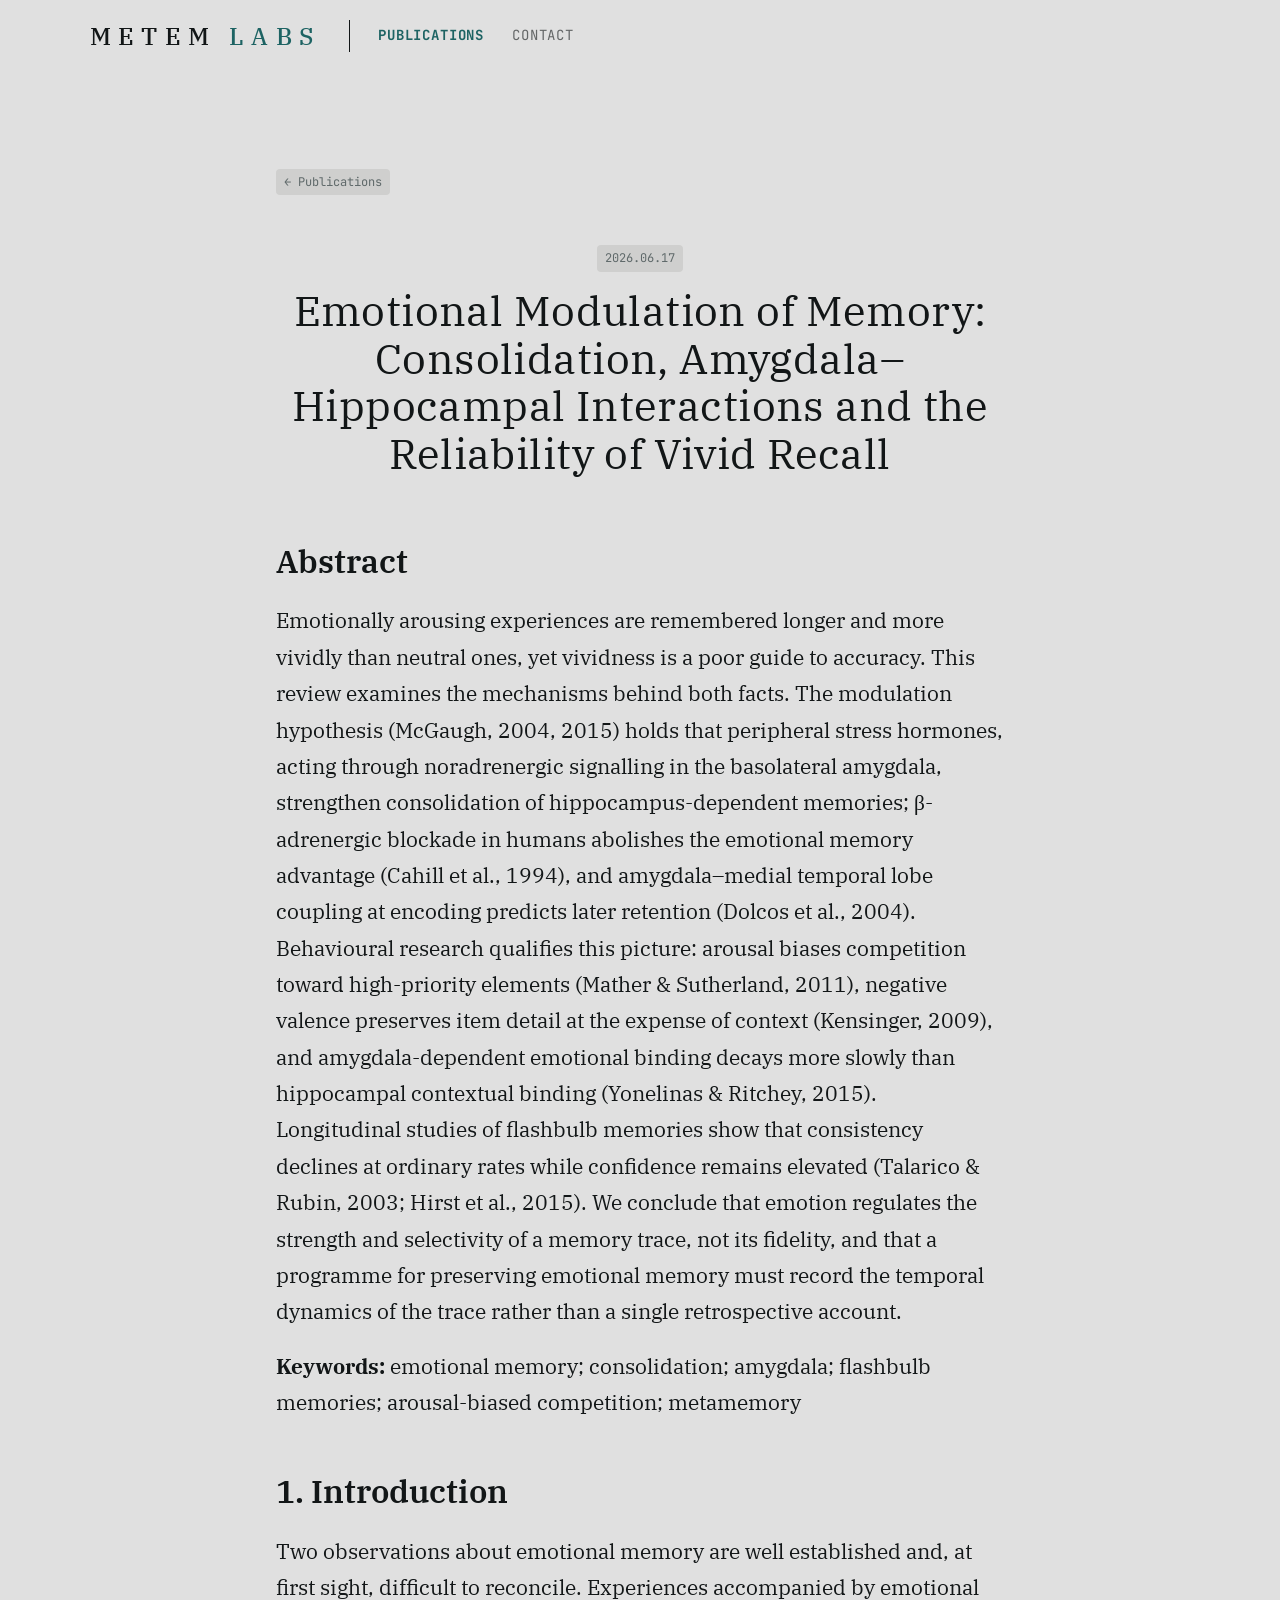
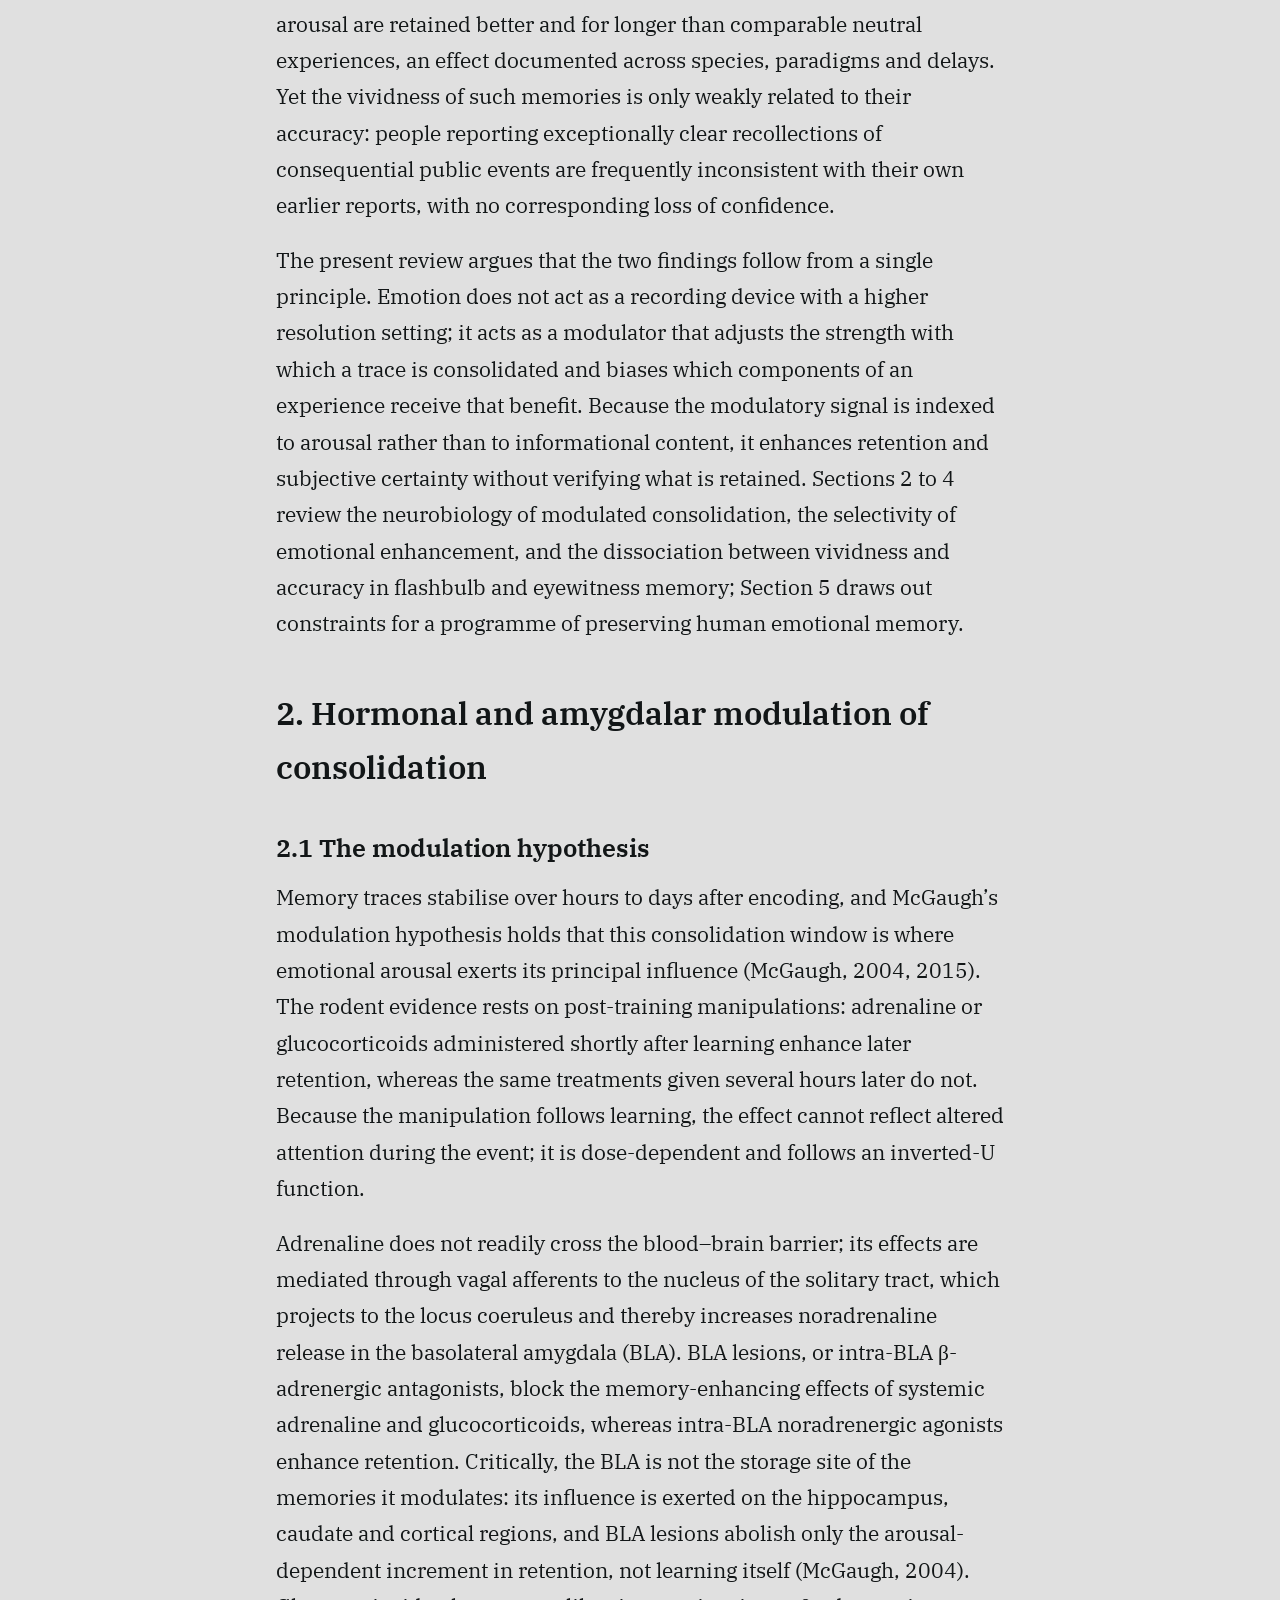
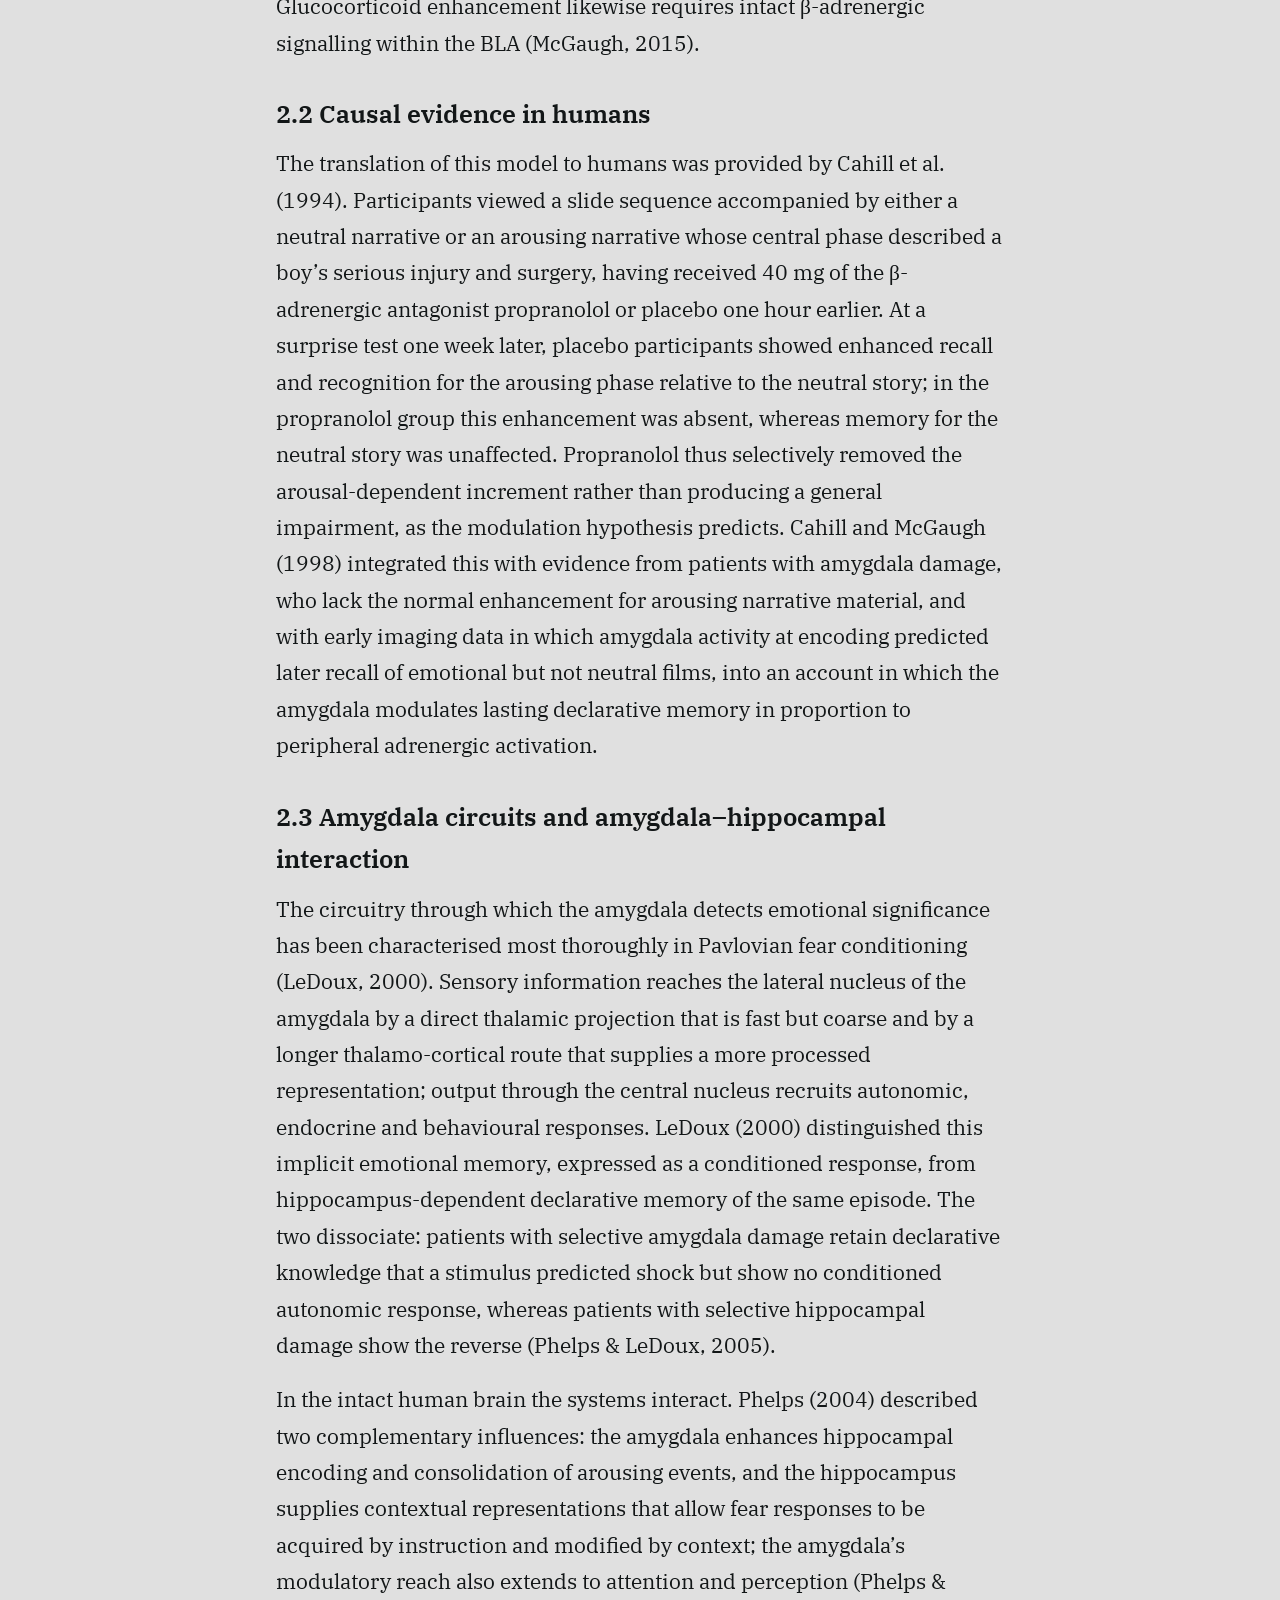
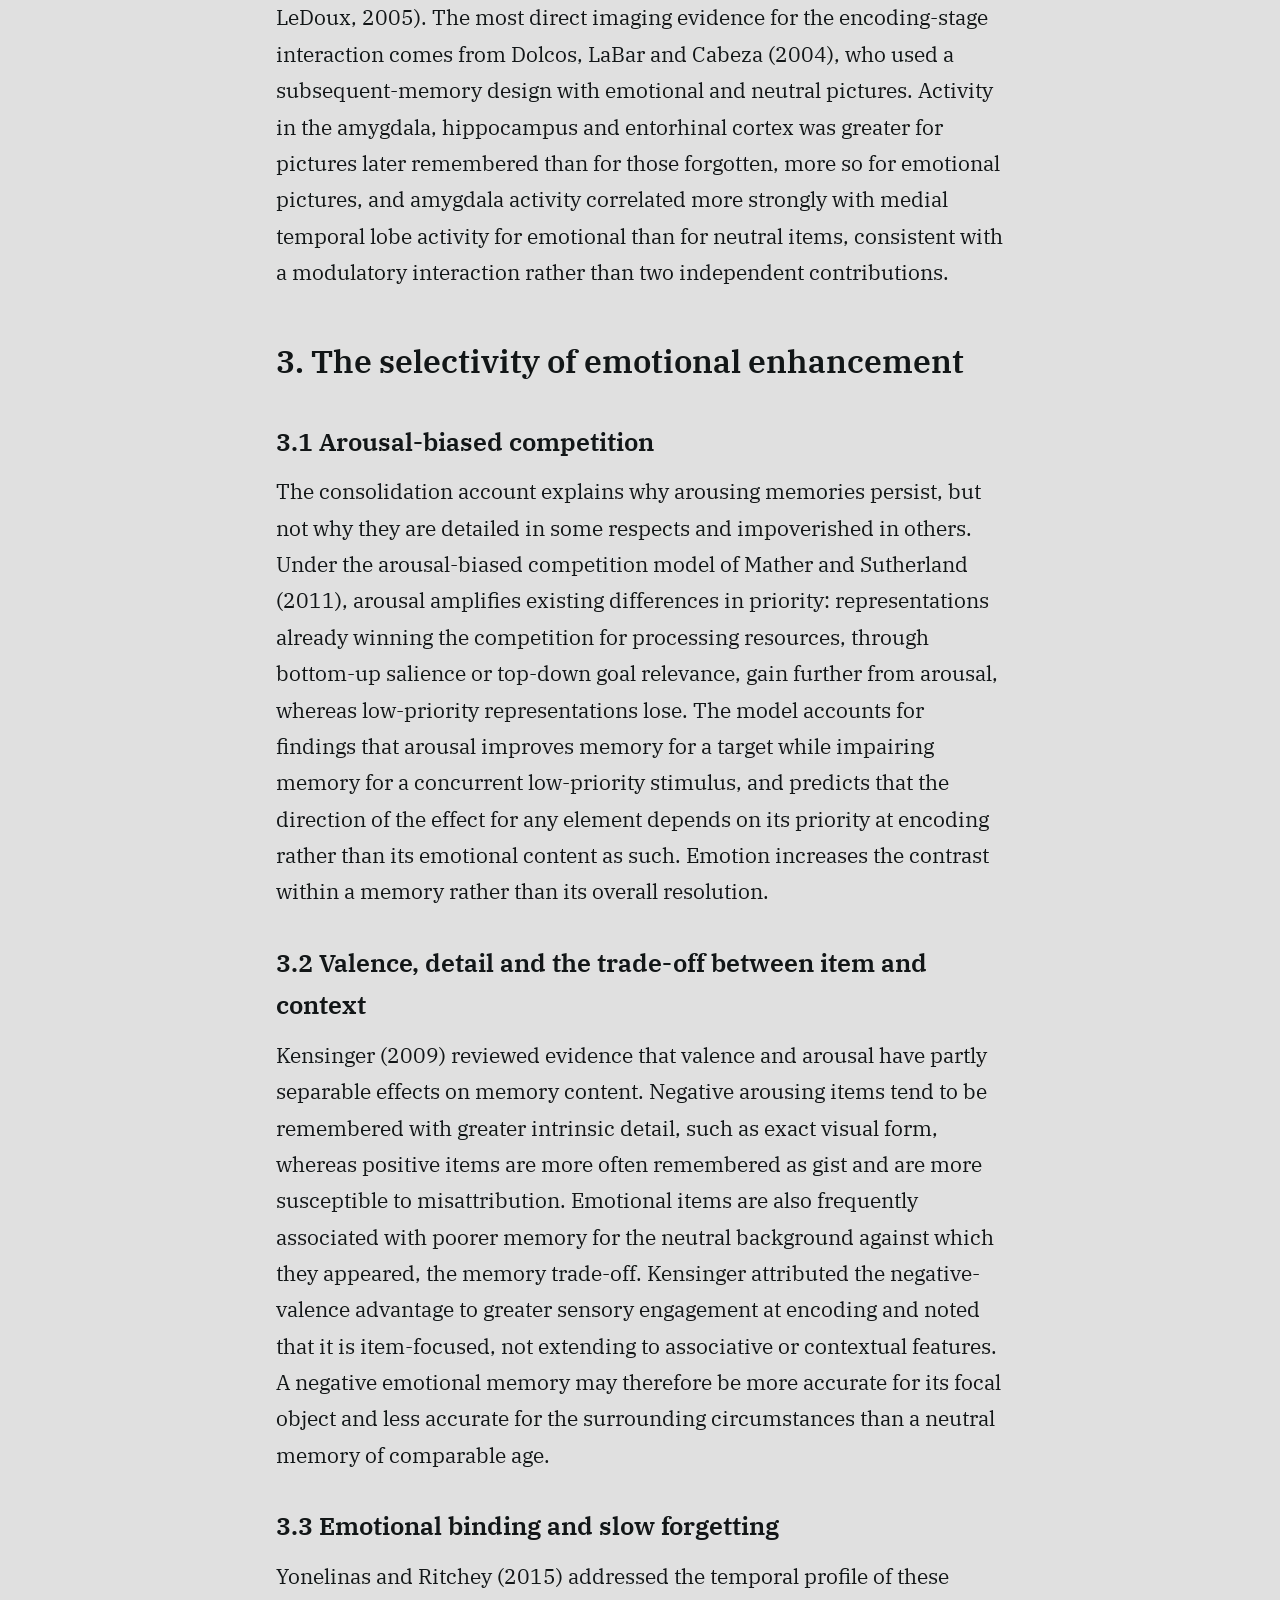
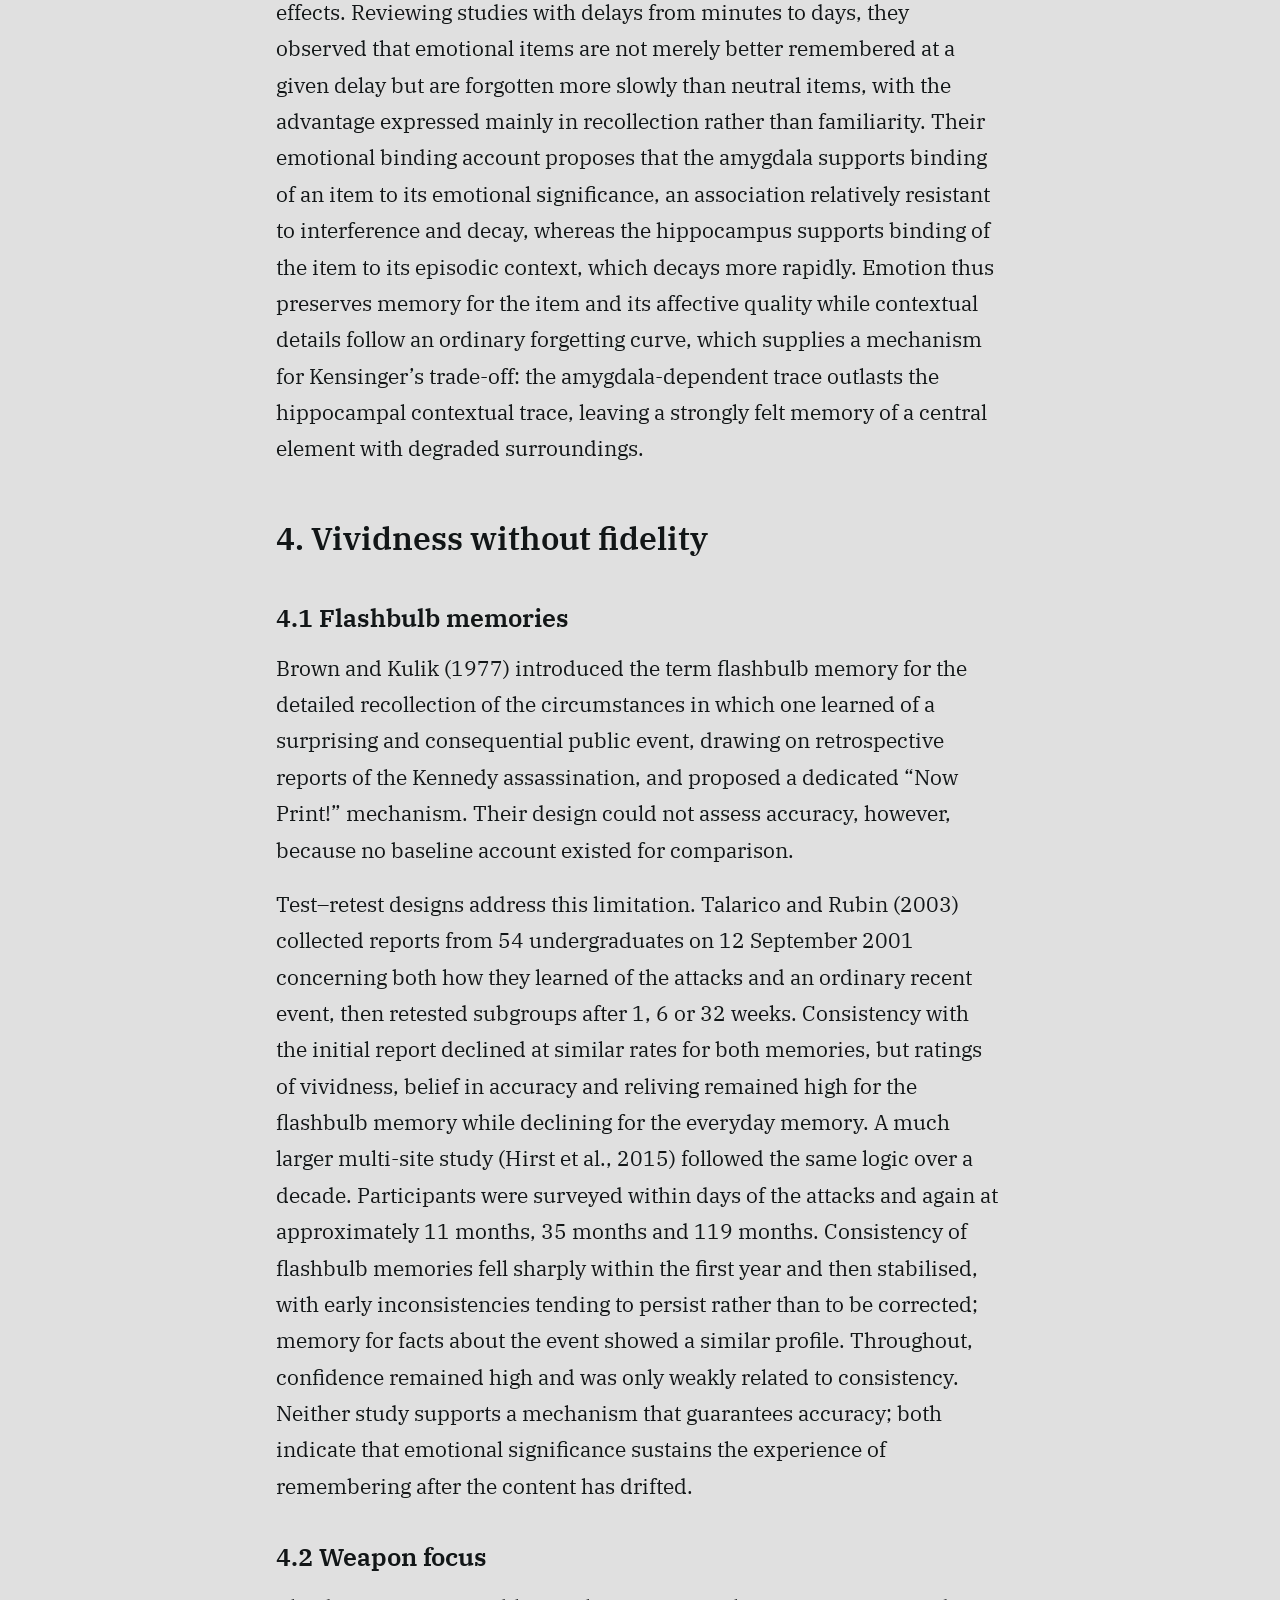
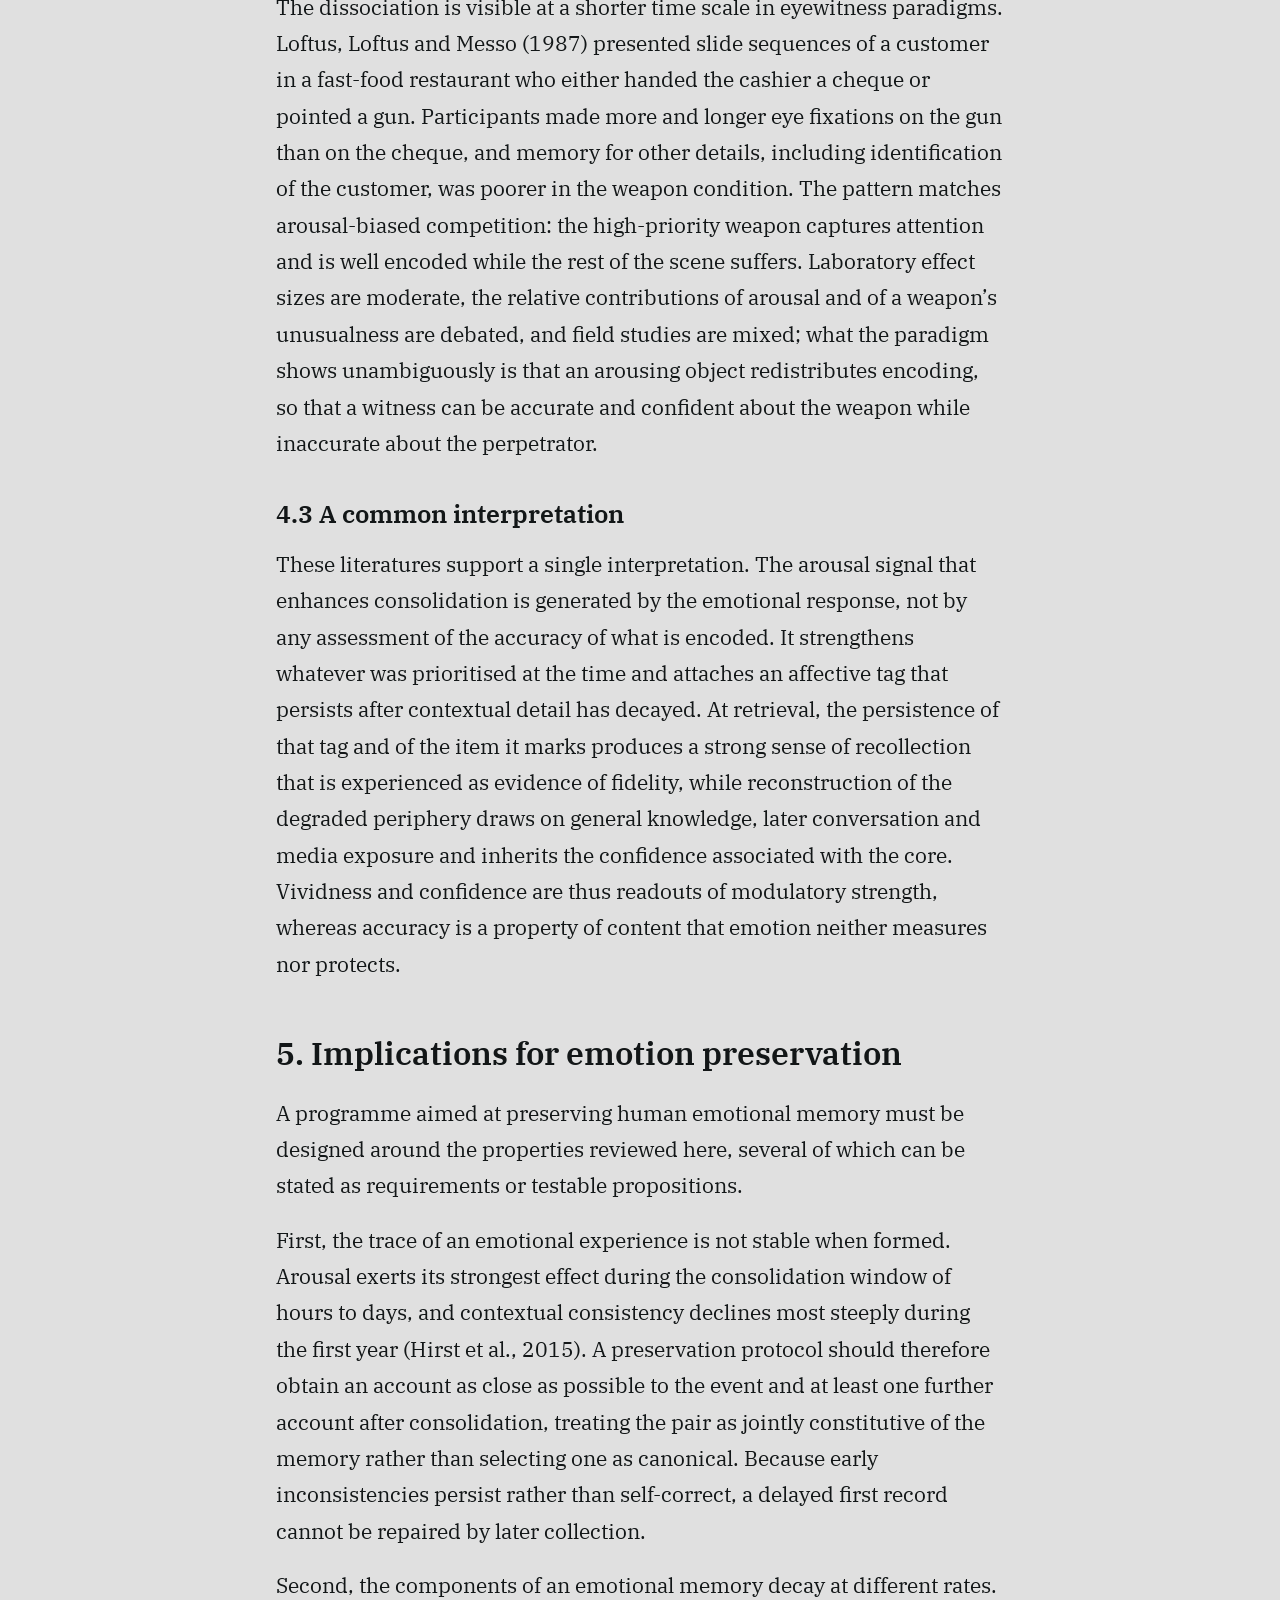
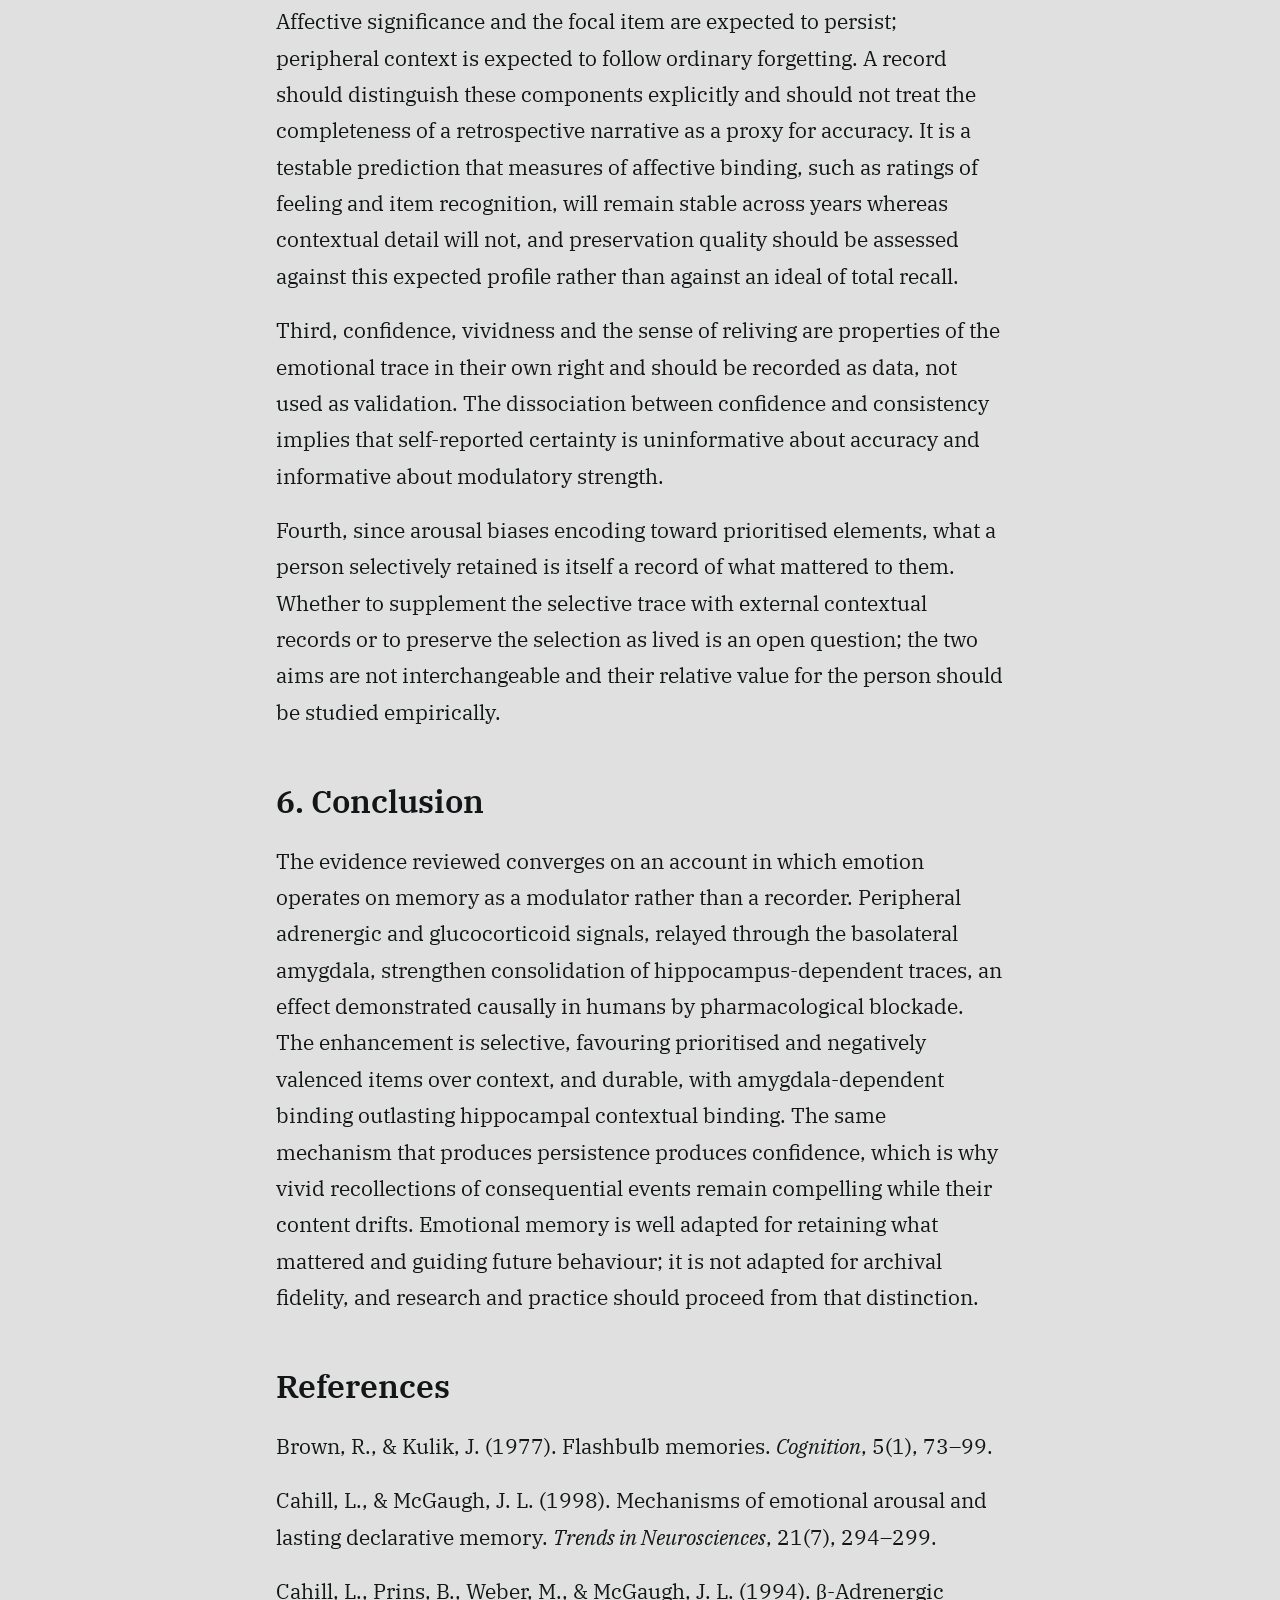
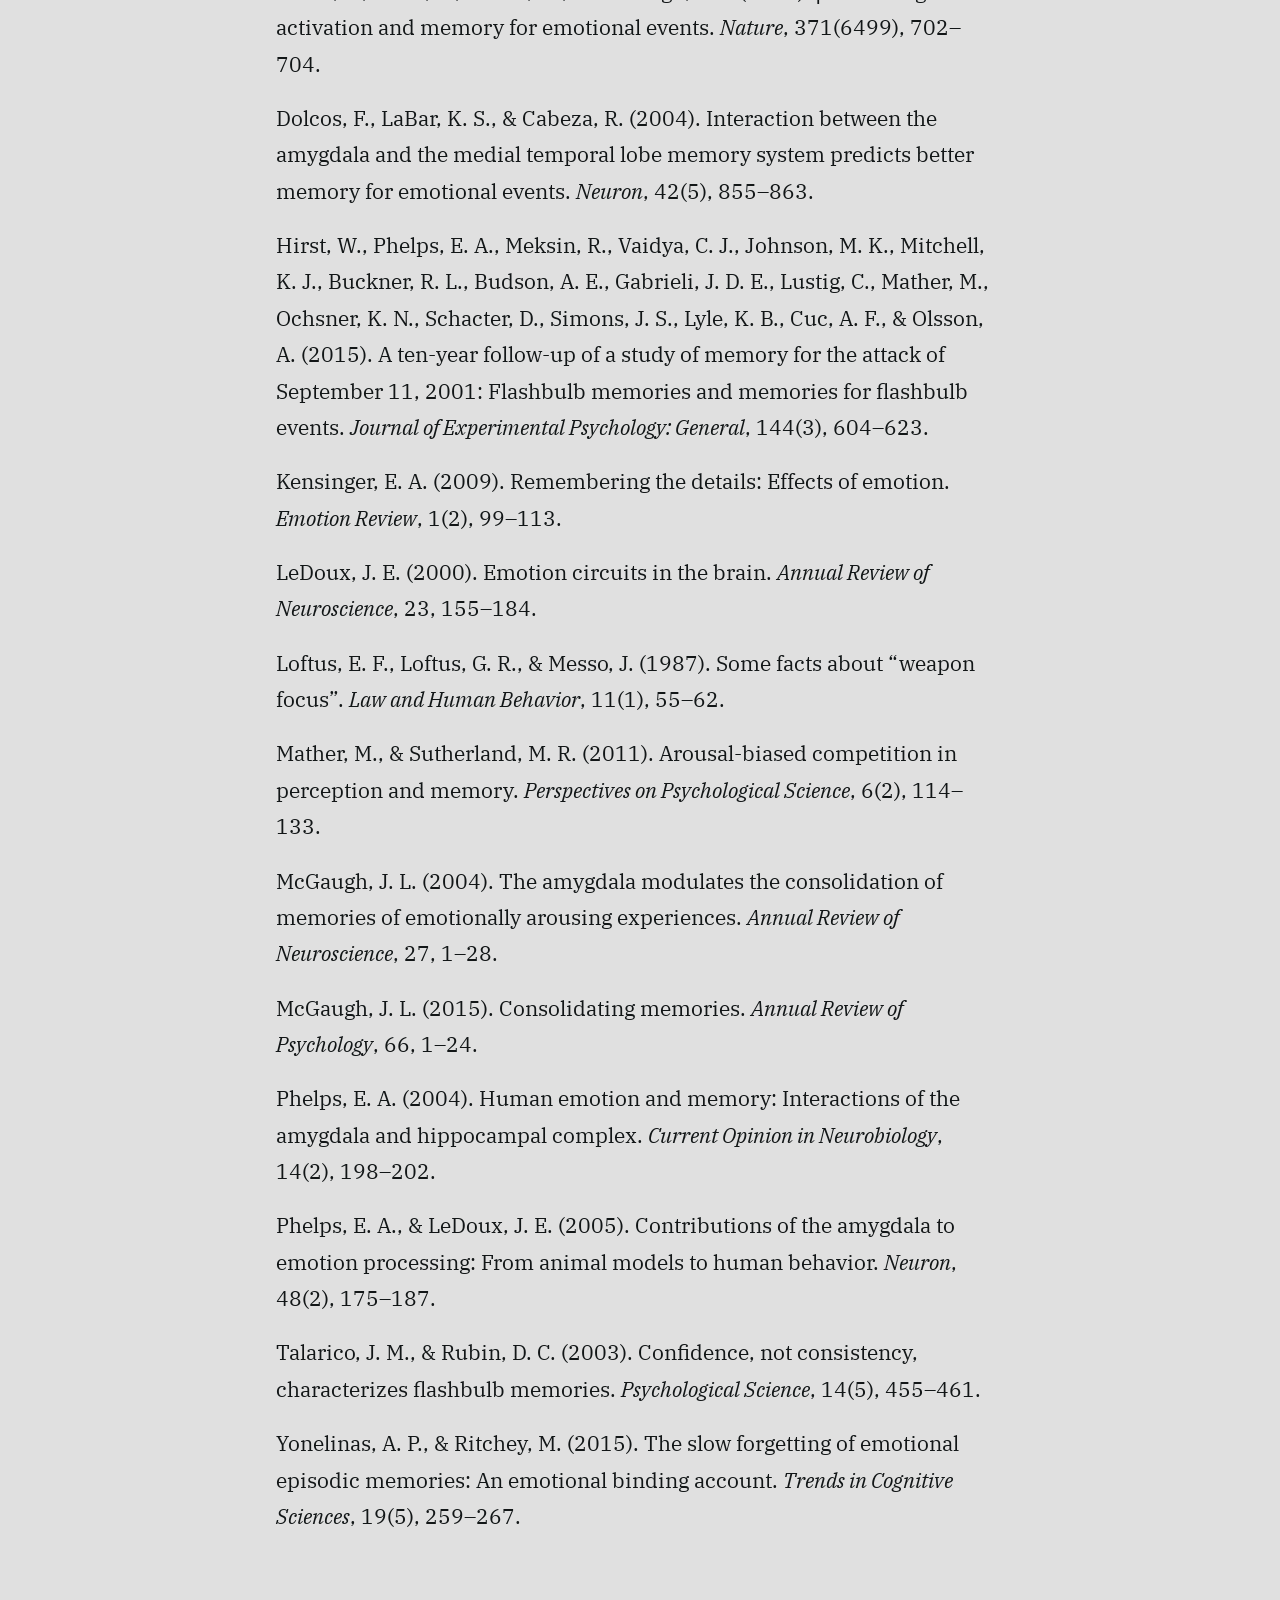
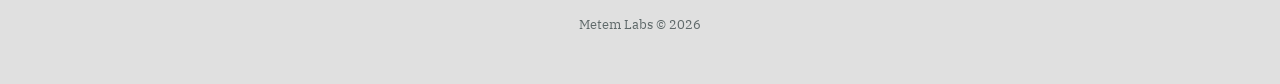
<file: publications/emotional-modulation-of-memory/index.html>
<!doctype html>
<html lang="en">
<head>
<meta charset="utf-8" />
<meta name="viewport" content="width=device-width, initial-scale=1" />
<title>Emotional Modulation of Memory: Consolidation, Amygdala–Hippocampal Interactions and the Reliability of Vivid Recall — Metem Labs</title>
<meta name="description" content="Emotionally arousing experiences are remembered longer and more vividly than neutral ones, yet vividness is a poor guide to accuracy. This review examines…" />
<link rel="canonical" href="https://metemlabs.com/publications/emotional-modulation-of-memory/" />
<link rel="icon" href="/favicon.ico" sizes="any" />
<link rel="icon" type="image/png" sizes="32x32" href="/favicon-32x32.png" />
<link rel="icon" type="image/png" sizes="16x16" href="/favicon-16x16.png" />
<link rel="apple-touch-icon" sizes="180x180" href="/apple-touch-icon.png" />
<meta name="theme-color" content="#E0E0E0" />
<meta property="og:title" content="Emotional Modulation of Memory: Consolidation, Amygdala–Hippocampal Interactions and the Reliability of Vivid Recall — Metem Labs" />
<meta property="og:description" content="Emotionally arousing experiences are remembered longer and more vividly than neutral ones, yet vividness is a poor guide to accuracy. This review examines…" />
<meta property="og:url" content="https://metemlabs.com/publications/emotional-modulation-of-memory/" />
<meta property="og:type" content="article" />
<meta property="og:site_name" content="Metem Labs" />
<meta property="og:locale" content="en_US" />
<meta property="og:image" content="https://metemlabs.com/images/og.png?v=3" />
<meta property="og:image:secure_url" content="https://metemlabs.com/images/og.png?v=3" />
<meta property="og:image:type" content="image/png" />
<meta property="og:image:width" content="1200" />
<meta property="og:image:height" content="630" />
<meta property="og:image:alt" content="Metem Labs. Research Toward Digital Minds." />
<meta name="twitter:card" content="summary_large_image" />
<meta name="twitter:title" content="Emotional Modulation of Memory: Consolidation, Amygdala–Hippocampal Interactions and the Reliability of Vivid Recall — Metem Labs" />
<meta name="twitter:description" content="Emotionally arousing experiences are remembered longer and more vividly than neutral ones, yet vividness is a poor guide to accuracy. This review examines…" />
<meta name="twitter:image" content="https://metemlabs.com/images/og.png?v=3" />
<script type="application/ld+json">{"@context":"https://schema.org","@type":"ScholarlyArticle","headline":"Emotional Modulation of Memory: Consolidation, Amygdala–Hippocampal Interactions and the Reliability of Vivid Recall","description":"Emotionally arousing experiences are remembered longer and more vividly than neutral ones, yet vividness is a poor guide to accuracy. This review examines the mechanisms behind both facts. The modulation hypothesis (McGaugh, 2004, 2015) holds that peripheral stress hormones,…","datePublished":"2026-06-17","url":"https://metemlabs.com/publications/emotional-modulation-of-memory/","inLanguage":"en","publisher":{"@type":"ResearchOrganization","name":"Metem Labs","url":"https://metemlabs.com/","logo":"https://metemlabs.com/favicon-512x512.png","email":"contact@metemlabs.com"},"author":{"@type":"ResearchOrganization","name":"Metem Labs","url":"https://metemlabs.com/","logo":"https://metemlabs.com/favicon-512x512.png","email":"contact@metemlabs.com"}}</script>
<link rel="preconnect" href="https://fonts.googleapis.com" />
<link rel="preconnect" href="https://fonts.gstatic.com" crossorigin />
<link href="https://fonts.googleapis.com/css2?family=IBM+Plex+Serif:ital,wght@0,400;0,500;0,600;1,400&family=JetBrains+Mono:wght@400;700&display=swap" rel="stylesheet" />
<link rel="stylesheet" href="/style.css" />
</head>
<body>
<header class="hdr" id="hdr">
  <div class="hdr-in">
    <a class="logo" href="/" aria-label="Metem Labs — home">METEM <span>LABS</span></a>
    <nav class="hdr-wide" aria-label="Main"><span class="hdr-sep" aria-hidden="true"></span><a class="hdr-link on" href="/publications/" aria-current="page">Publications</a><a class="hdr-link" href="mailto:contact@metemlabs.com">Contact</a></nav>
    <button class="hdr-narrow menu-btn" id="menu-btn" aria-label="Open navigation menu" aria-expanded="false" aria-controls="menu-panel"><span class="mb"><span class="mb-close">CLOSE</span><span class="mb-menu">MENU</span></span></button>
  </div>
</header>
<div class="menu-wrap" id="menu-panel" hidden><div class="menu-in"><div class="menu"><a class="menu-link on" href="/publications/" aria-current="page">Publications</a><a class="menu-link" href="mailto:contact@metemlabs.com">Contact</a></div></div></div>
<script>
(function(){var h=document.getElementById('hdr'),b=document.getElementById('menu-btn'),m=document.getElementById('menu-panel');
function set(o){m.hidden=!o;b.setAttribute('aria-expanded',o);b.setAttribute('aria-label',o?'Close navigation menu':'Open navigation menu');b.classList.toggle('open',o);}
b.addEventListener('click',function(){set(m.hidden);});
document.addEventListener('mousedown',function(e){if(!m.hidden&&!e.target.closest('#menu-btn')&&!m.querySelector('.menu').contains(e.target))set(false);});
document.addEventListener('keydown',function(e){if(e.key==='Escape')set(false);});
function sc(){h.classList.toggle('scrolled',window.scrollY>4);if(!m.hidden)set(false);}
window.addEventListener('scroll',sc,{passive:true});sc();})();
</script>
<main>

  <p class="back"><a class="pill" href="/publications/">← Publications</a></p>
  <header class="pub-head"><span class="pill">2026.06.17</span><h1>Emotional Modulation of Memory: Consolidation, Amygdala–Hippocampal Interactions and the Reliability of Vivid Recall</h1></header>
  <article class="pub-body"><h2>Abstract</h2><p>Emotionally arousing experiences are remembered longer and more vividly than neutral ones, yet vividness is a poor guide to accuracy. This review examines the mechanisms behind both facts. The modulation hypothesis (McGaugh, 2004, 2015) holds that peripheral stress hormones, acting through noradrenergic signalling in the basolateral amygdala, strengthen consolidation of hippocampus-dependent memories; β-adrenergic blockade in humans abolishes the emotional memory advantage (Cahill et al., 1994), and amygdala–medial temporal lobe coupling at encoding predicts later retention (Dolcos et al., 2004). Behavioural research qualifies this picture: arousal biases competition toward high-priority elements (Mather &amp; Sutherland, 2011), negative valence preserves item detail at the expense of context (Kensinger, 2009), and amygdala-dependent emotional binding decays more slowly than hippocampal contextual binding (Yonelinas &amp; Ritchey, 2015). Longitudinal studies of flashbulb memories show that consistency declines at ordinary rates while confidence remains elevated (Talarico &amp; Rubin, 2003; Hirst et al., 2015). We conclude that emotion regulates the strength and selectivity of a memory trace, not its fidelity, and that a programme for preserving emotional memory must record the temporal dynamics of the trace rather than a single retrospective account.</p><p><strong>Keywords:</strong> emotional memory; consolidation; amygdala; flashbulb memories; arousal-biased competition; metamemory</p><h2>1. Introduction</h2><p>Two observations about emotional memory are well established and, at first sight, difficult to reconcile. Experiences accompanied by emotional arousal are retained better and for longer than comparable neutral experiences, an effect documented across species, paradigms and delays. Yet the vividness of such memories is only weakly related to their accuracy: people reporting exceptionally clear recollections of consequential public events are frequently inconsistent with their own earlier reports, with no corresponding loss of confidence.</p><p>The present review argues that the two findings follow from a single principle. Emotion does not act as a recording device with a higher resolution setting; it acts as a modulator that adjusts the strength with which a trace is consolidated and biases which components of an experience receive that benefit. Because the modulatory signal is indexed to arousal rather than to informational content, it enhances retention and subjective certainty without verifying what is retained. Sections 2 to 4 review the neurobiology of modulated consolidation, the selectivity of emotional enhancement, and the dissociation between vividness and accuracy in flashbulb and eyewitness memory; Section 5 draws out constraints for a programme of preserving human emotional memory.</p><h2>2. Hormonal and amygdalar modulation of consolidation</h2><h3>2.1 The modulation hypothesis</h3><p>Memory traces stabilise over hours to days after encoding, and McGaugh’s modulation hypothesis holds that this consolidation window is where emotional arousal exerts its principal influence (McGaugh, 2004, 2015). The rodent evidence rests on post-training manipulations: adrenaline or glucocorticoids administered shortly after learning enhance later retention, whereas the same treatments given several hours later do not. Because the manipulation follows learning, the effect cannot reflect altered attention during the event; it is dose-dependent and follows an inverted-U function.</p><p>Adrenaline does not readily cross the blood–brain barrier; its effects are mediated through vagal afferents to the nucleus of the solitary tract, which projects to the locus coeruleus and thereby increases noradrenaline release in the basolateral amygdala (BLA). BLA lesions, or intra-BLA β-adrenergic antagonists, block the memory-enhancing effects of systemic adrenaline and glucocorticoids, whereas intra-BLA noradrenergic agonists enhance retention. Critically, the BLA is not the storage site of the memories it modulates: its influence is exerted on the hippocampus, caudate and cortical regions, and BLA lesions abolish only the arousal-dependent increment in retention, not learning itself (McGaugh, 2004). Glucocorticoid enhancement likewise requires intact β-adrenergic signalling within the BLA (McGaugh, 2015).</p><h3>2.2 Causal evidence in humans</h3><p>The translation of this model to humans was provided by Cahill et al. (1994). Participants viewed a slide sequence accompanied by either a neutral narrative or an arousing narrative whose central phase described a boy’s serious injury and surgery, having received 40 mg of the β-adrenergic antagonist propranolol or placebo one hour earlier. At a surprise test one week later, placebo participants showed enhanced recall and recognition for the arousing phase relative to the neutral story; in the propranolol group this enhancement was absent, whereas memory for the neutral story was unaffected. Propranolol thus selectively removed the arousal-dependent increment rather than producing a general impairment, as the modulation hypothesis predicts. Cahill and McGaugh (1998) integrated this with evidence from patients with amygdala damage, who lack the normal enhancement for arousing narrative material, and with early imaging data in which amygdala activity at encoding predicted later recall of emotional but not neutral films, into an account in which the amygdala modulates lasting declarative memory in proportion to peripheral adrenergic activation.</p><h3>2.3 Amygdala circuits and amygdala–hippocampal interaction</h3><p>The circuitry through which the amygdala detects emotional significance has been characterised most thoroughly in Pavlovian fear conditioning (LeDoux, 2000). Sensory information reaches the lateral nucleus of the amygdala by a direct thalamic projection that is fast but coarse and by a longer thalamo-cortical route that supplies a more processed representation; output through the central nucleus recruits autonomic, endocrine and behavioural responses. LeDoux (2000) distinguished this implicit emotional memory, expressed as a conditioned response, from hippocampus-dependent declarative memory of the same episode. The two dissociate: patients with selective amygdala damage retain declarative knowledge that a stimulus predicted shock but show no conditioned autonomic response, whereas patients with selective hippocampal damage show the reverse (Phelps &amp; LeDoux, 2005).</p><p>In the intact human brain the systems interact. Phelps (2004) described two complementary influences: the amygdala enhances hippocampal encoding and consolidation of arousing events, and the hippocampus supplies contextual representations that allow fear responses to be acquired by instruction and modified by context; the amygdala’s modulatory reach also extends to attention and perception (Phelps &amp; LeDoux, 2005). The most direct imaging evidence for the encoding-stage interaction comes from Dolcos, LaBar and Cabeza (2004), who used a subsequent-memory design with emotional and neutral pictures. Activity in the amygdala, hippocampus and entorhinal cortex was greater for pictures later remembered than for those forgotten, more so for emotional pictures, and amygdala activity correlated more strongly with medial temporal lobe activity for emotional than for neutral items, consistent with a modulatory interaction rather than two independent contributions.</p><h2>3. The selectivity of emotional enhancement</h2><h3>3.1 Arousal-biased competition</h3><p>The consolidation account explains why arousing memories persist, but not why they are detailed in some respects and impoverished in others. Under the arousal-biased competition model of Mather and Sutherland (2011), arousal amplifies existing differences in priority: representations already winning the competition for processing resources, through bottom-up salience or top-down goal relevance, gain further from arousal, whereas low-priority representations lose. The model accounts for findings that arousal improves memory for a target while impairing memory for a concurrent low-priority stimulus, and predicts that the direction of the effect for any element depends on its priority at encoding rather than its emotional content as such. Emotion increases the contrast within a memory rather than its overall resolution.</p><h3>3.2 Valence, detail and the trade-off between item and context</h3><p>Kensinger (2009) reviewed evidence that valence and arousal have partly separable effects on memory content. Negative arousing items tend to be remembered with greater intrinsic detail, such as exact visual form, whereas positive items are more often remembered as gist and are more susceptible to misattribution. Emotional items are also frequently associated with poorer memory for the neutral background against which they appeared, the memory trade-off. Kensinger attributed the negative-valence advantage to greater sensory engagement at encoding and noted that it is item-focused, not extending to associative or contextual features. A negative emotional memory may therefore be more accurate for its focal object and less accurate for the surrounding circumstances than a neutral memory of comparable age.</p><h3>3.3 Emotional binding and slow forgetting</h3><p>Yonelinas and Ritchey (2015) addressed the temporal profile of these effects. Reviewing studies with delays from minutes to days, they observed that emotional items are not merely better remembered at a given delay but are forgotten more slowly than neutral items, with the advantage expressed mainly in recollection rather than familiarity. Their emotional binding account proposes that the amygdala supports binding of an item to its emotional significance, an association relatively resistant to interference and decay, whereas the hippocampus supports binding of the item to its episodic context, which decays more rapidly. Emotion thus preserves memory for the item and its affective quality while contextual details follow an ordinary forgetting curve, which supplies a mechanism for Kensinger’s trade-off: the amygdala-dependent trace outlasts the hippocampal contextual trace, leaving a strongly felt memory of a central element with degraded surroundings.</p><h2>4. Vividness without fidelity</h2><h3>4.1 Flashbulb memories</h3><p>Brown and Kulik (1977) introduced the term flashbulb memory for the detailed recollection of the circumstances in which one learned of a surprising and consequential public event, drawing on retrospective reports of the Kennedy assassination, and proposed a dedicated “Now Print!” mechanism. Their design could not assess accuracy, however, because no baseline account existed for comparison.</p><p>Test–retest designs address this limitation. Talarico and Rubin (2003) collected reports from 54 undergraduates on 12 September 2001 concerning both how they learned of the attacks and an ordinary recent event, then retested subgroups after 1, 6 or 32 weeks. Consistency with the initial report declined at similar rates for both memories, but ratings of vividness, belief in accuracy and reliving remained high for the flashbulb memory while declining for the everyday memory. A much larger multi-site study (Hirst et al., 2015) followed the same logic over a decade. Participants were surveyed within days of the attacks and again at approximately 11 months, 35 months and 119 months. Consistency of flashbulb memories fell sharply within the first year and then stabilised, with early inconsistencies tending to persist rather than to be corrected; memory for facts about the event showed a similar profile. Throughout, confidence remained high and was only weakly related to consistency. Neither study supports a mechanism that guarantees accuracy; both indicate that emotional significance sustains the experience of remembering after the content has drifted.</p><h3>4.2 Weapon focus</h3><p>The dissociation is visible at a shorter time scale in eyewitness paradigms. Loftus, Loftus and Messo (1987) presented slide sequences of a customer in a fast-food restaurant who either handed the cashier a cheque or pointed a gun. Participants made more and longer eye fixations on the gun than on the cheque, and memory for other details, including identification of the customer, was poorer in the weapon condition. The pattern matches arousal-biased competition: the high-priority weapon captures attention and is well encoded while the rest of the scene suffers. Laboratory effect sizes are moderate, the relative contributions of arousal and of a weapon’s unusualness are debated, and field studies are mixed; what the paradigm shows unambiguously is that an arousing object redistributes encoding, so that a witness can be accurate and confident about the weapon while inaccurate about the perpetrator.</p><h3>4.3 A common interpretation</h3><p>These literatures support a single interpretation. The arousal signal that enhances consolidation is generated by the emotional response, not by any assessment of the accuracy of what is encoded. It strengthens whatever was prioritised at the time and attaches an affective tag that persists after contextual detail has decayed. At retrieval, the persistence of that tag and of the item it marks produces a strong sense of recollection that is experienced as evidence of fidelity, while reconstruction of the degraded periphery draws on general knowledge, later conversation and media exposure and inherits the confidence associated with the core. Vividness and confidence are thus readouts of modulatory strength, whereas accuracy is a property of content that emotion neither measures nor protects.</p><h2>5. Implications for emotion preservation</h2><p>A programme aimed at preserving human emotional memory must be designed around the properties reviewed here, several of which can be stated as requirements or testable propositions.</p><p>First, the trace of an emotional experience is not stable when formed. Arousal exerts its strongest effect during the consolidation window of hours to days, and contextual consistency declines most steeply during the first year (Hirst et al., 2015). A preservation protocol should therefore obtain an account as close as possible to the event and at least one further account after consolidation, treating the pair as jointly constitutive of the memory rather than selecting one as canonical. Because early inconsistencies persist rather than self-correct, a delayed first record cannot be repaired by later collection.</p><p>Second, the components of an emotional memory decay at different rates. Affective significance and the focal item are expected to persist; peripheral context is expected to follow ordinary forgetting. A record should distinguish these components explicitly and should not treat the completeness of a retrospective narrative as a proxy for accuracy. It is a testable prediction that measures of affective binding, such as ratings of feeling and item recognition, will remain stable across years whereas contextual detail will not, and preservation quality should be assessed against this expected profile rather than against an ideal of total recall.</p><p>Third, confidence, vividness and the sense of reliving are properties of the emotional trace in their own right and should be recorded as data, not used as validation. The dissociation between confidence and consistency implies that self-reported certainty is uninformative about accuracy and informative about modulatory strength.</p><p>Fourth, since arousal biases encoding toward prioritised elements, what a person selectively retained is itself a record of what mattered to them. Whether to supplement the selective trace with external contextual records or to preserve the selection as lived is an open question; the two aims are not interchangeable and their relative value for the person should be studied empirically.</p><h2>6. Conclusion</h2><p>The evidence reviewed converges on an account in which emotion operates on memory as a modulator rather than a recorder. Peripheral adrenergic and glucocorticoid signals, relayed through the basolateral amygdala, strengthen consolidation of hippocampus-dependent traces, an effect demonstrated causally in humans by pharmacological blockade. The enhancement is selective, favouring prioritised and negatively valenced items over context, and durable, with amygdala-dependent binding outlasting hippocampal contextual binding. The same mechanism that produces persistence produces confidence, which is why vivid recollections of consequential events remain compelling while their content drifts. Emotional memory is well adapted for retaining what mattered and guiding future behaviour; it is not adapted for archival fidelity, and research and practice should proceed from that distinction.</p><h2>References</h2><p>Brown, R., &amp; Kulik, J. (1977). Flashbulb memories. <em>Cognition</em>, 5(1), 73–99.</p><p>Cahill, L., &amp; McGaugh, J. L. (1998). Mechanisms of emotional arousal and lasting declarative memory. <em>Trends in Neurosciences</em>, 21(7), 294–299.</p><p>Cahill, L., Prins, B., Weber, M., &amp; McGaugh, J. L. (1994). β-Adrenergic activation and memory for emotional events. <em>Nature</em>, 371(6499), 702–704.</p><p>Dolcos, F., LaBar, K. S., &amp; Cabeza, R. (2004). Interaction between the amygdala and the medial temporal lobe memory system predicts better memory for emotional events. <em>Neuron</em>, 42(5), 855–863.</p><p>Hirst, W., Phelps, E. A., Meksin, R., Vaidya, C. J., Johnson, M. K., Mitchell, K. J., Buckner, R. L., Budson, A. E., Gabrieli, J. D. E., Lustig, C., Mather, M., Ochsner, K. N., Schacter, D., Simons, J. S., Lyle, K. B., Cuc, A. F., &amp; Olsson, A. (2015). A ten-year follow-up of a study of memory for the attack of September 11, 2001: Flashbulb memories and memories for flashbulb events. <em>Journal of Experimental Psychology: General</em>, 144(3), 604–623.</p><p>Kensinger, E. A. (2009). Remembering the details: Effects of emotion. <em>Emotion Review</em>, 1(2), 99–113.</p><p>LeDoux, J. E. (2000). Emotion circuits in the brain. <em>Annual Review of Neuroscience</em>, 23, 155–184.</p><p>Loftus, E. F., Loftus, G. R., &amp; Messo, J. (1987). Some facts about “weapon focus”. <em>Law and Human Behavior</em>, 11(1), 55–62.</p><p>Mather, M., &amp; Sutherland, M. R. (2011). Arousal-biased competition in perception and memory. <em>Perspectives on Psychological Science</em>, 6(2), 114–133.</p><p>McGaugh, J. L. (2004). The amygdala modulates the consolidation of memories of emotionally arousing experiences. <em>Annual Review of Neuroscience</em>, 27, 1–28.</p><p>McGaugh, J. L. (2015). Consolidating memories. <em>Annual Review of Psychology</em>, 66, 1–24.</p><p>Phelps, E. A. (2004). Human emotion and memory: Interactions of the amygdala and hippocampal complex. <em>Current Opinion in Neurobiology</em>, 14(2), 198–202.</p><p>Phelps, E. A., &amp; LeDoux, J. E. (2005). Contributions of the amygdala to emotion processing: From animal models to human behavior. <em>Neuron</em>, 48(2), 175–187.</p><p>Talarico, J. M., &amp; Rubin, D. C. (2003). Confidence, not consistency, characterizes flashbulb memories. <em>Psychological Science</em>, 14(5), 455–461.</p><p>Yonelinas, A. P., &amp; Ritchey, M. (2015). The slow forgetting of emotional episodic memories: An emotional binding account. <em>Trends in Cognitive Sciences</em>, 19(5), 259–267.</p></article>
  <footer>Metem Labs © 2026</footer>
</main>
</body>
</html>
</file>
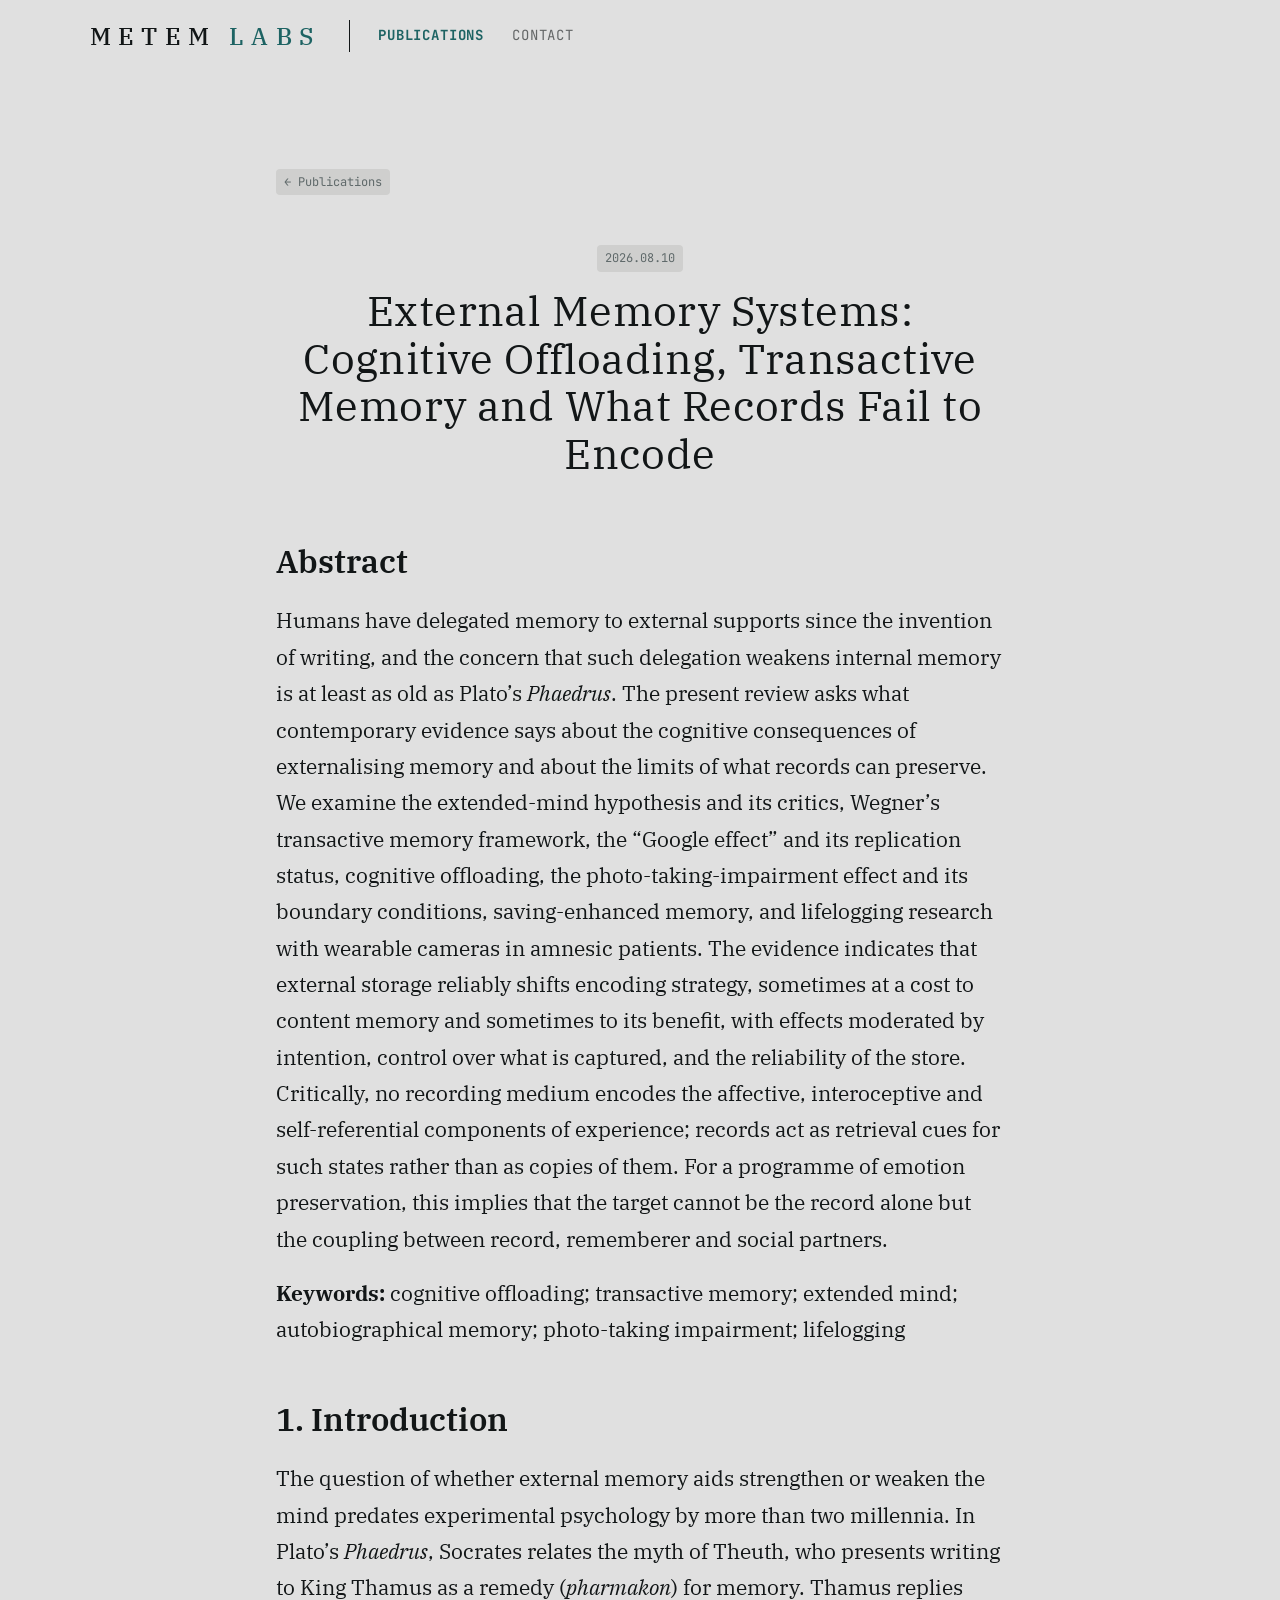
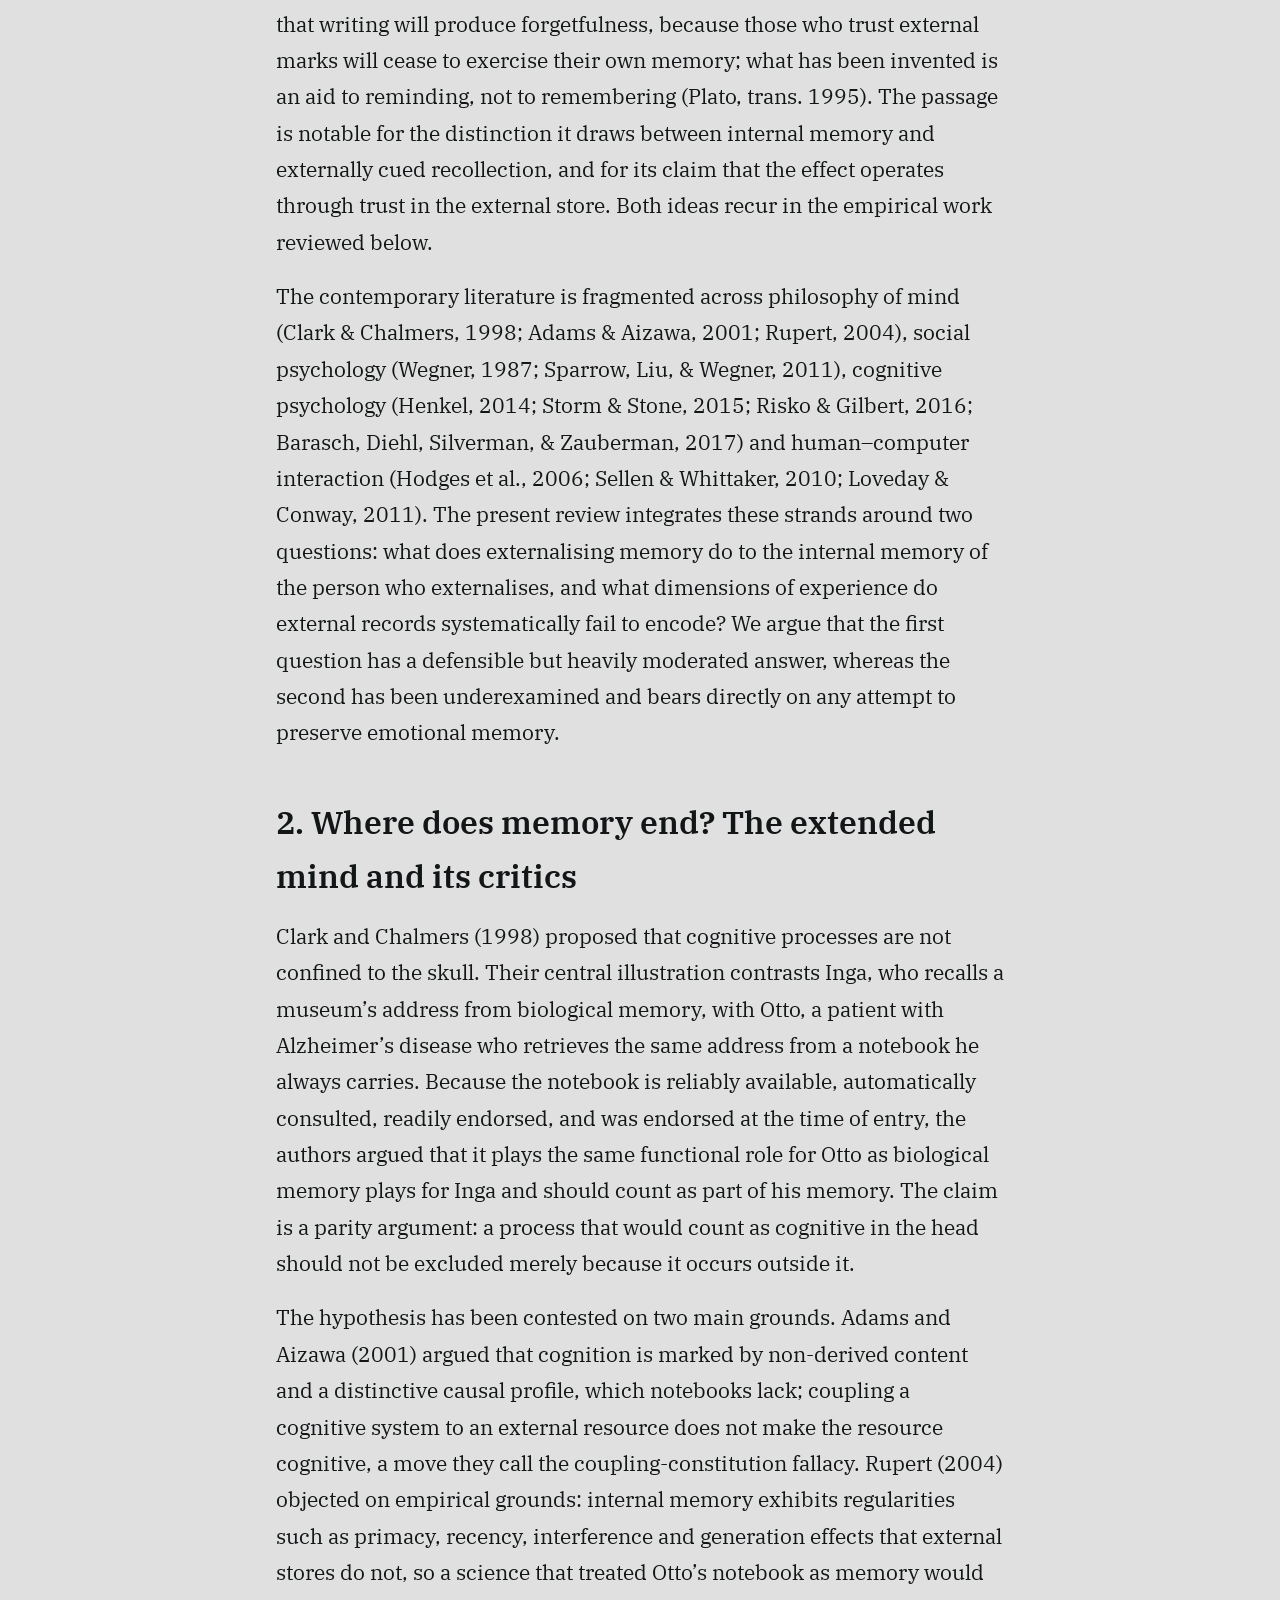
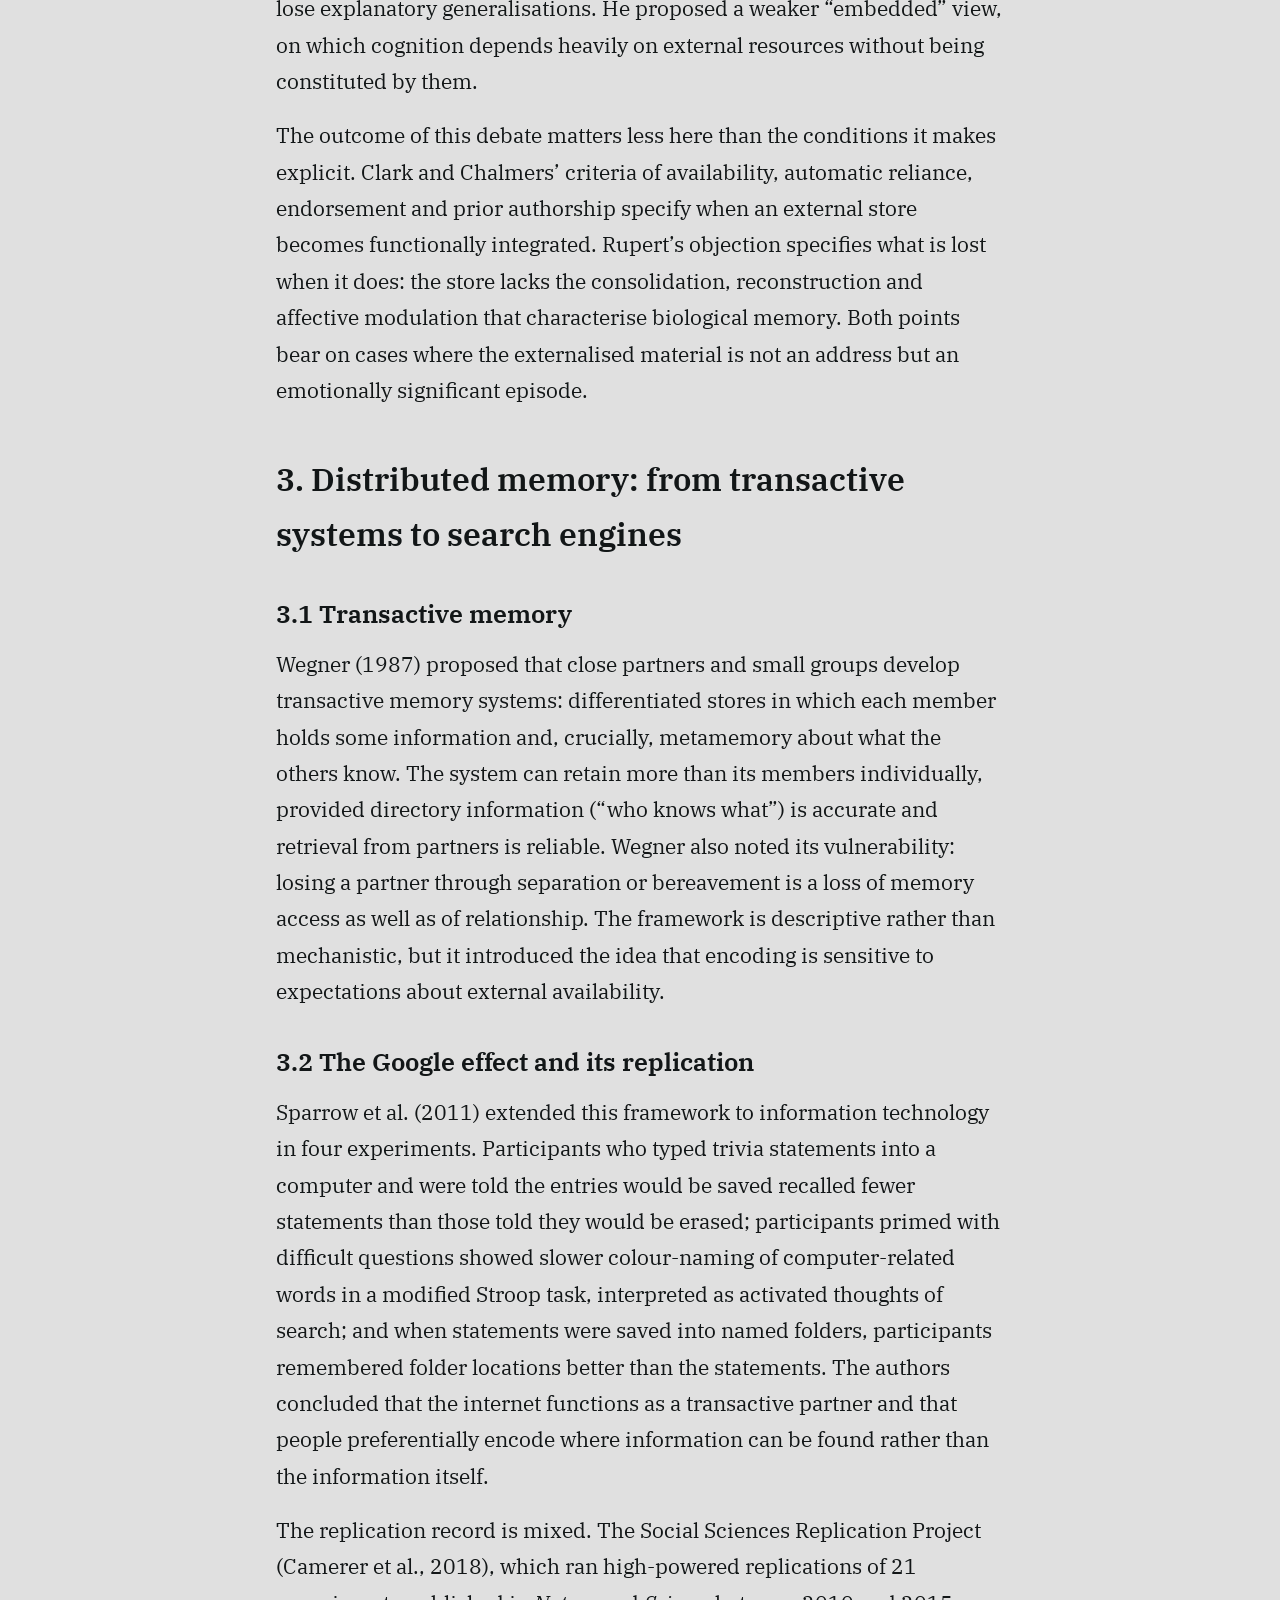
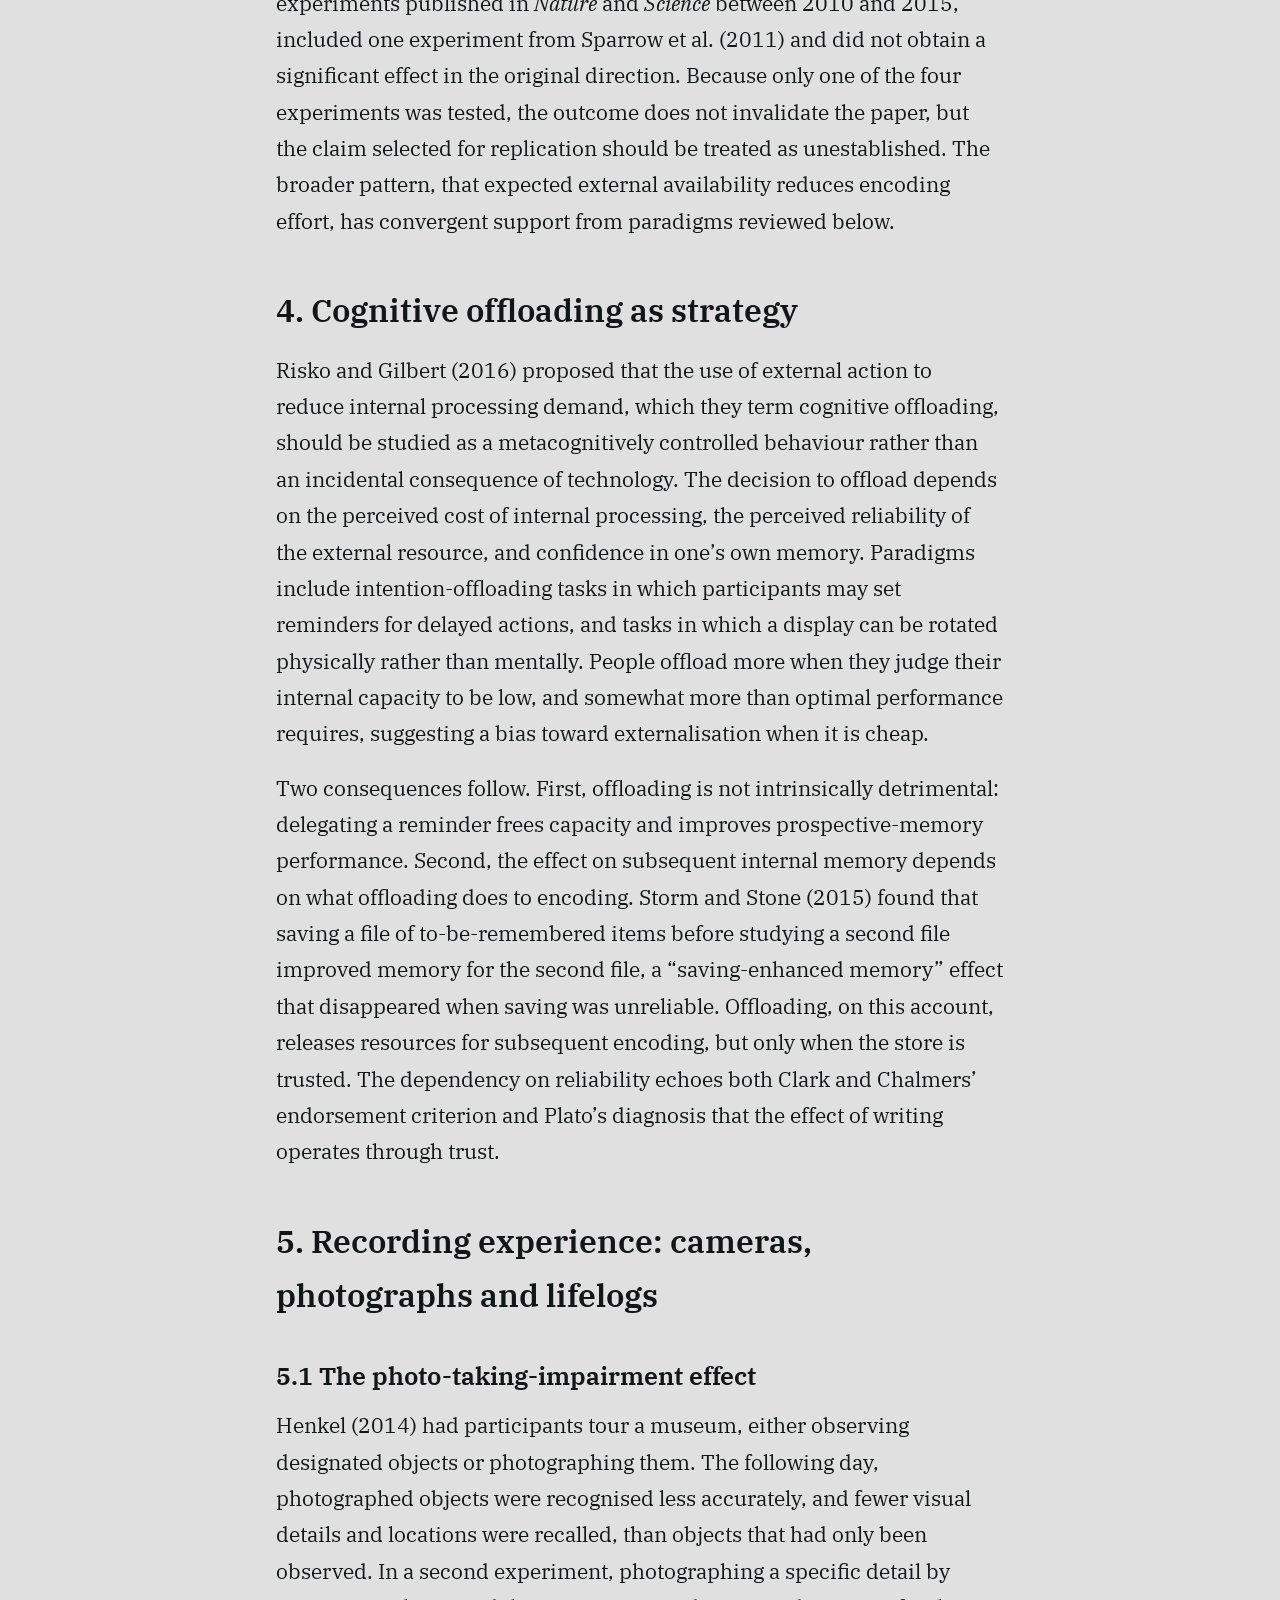
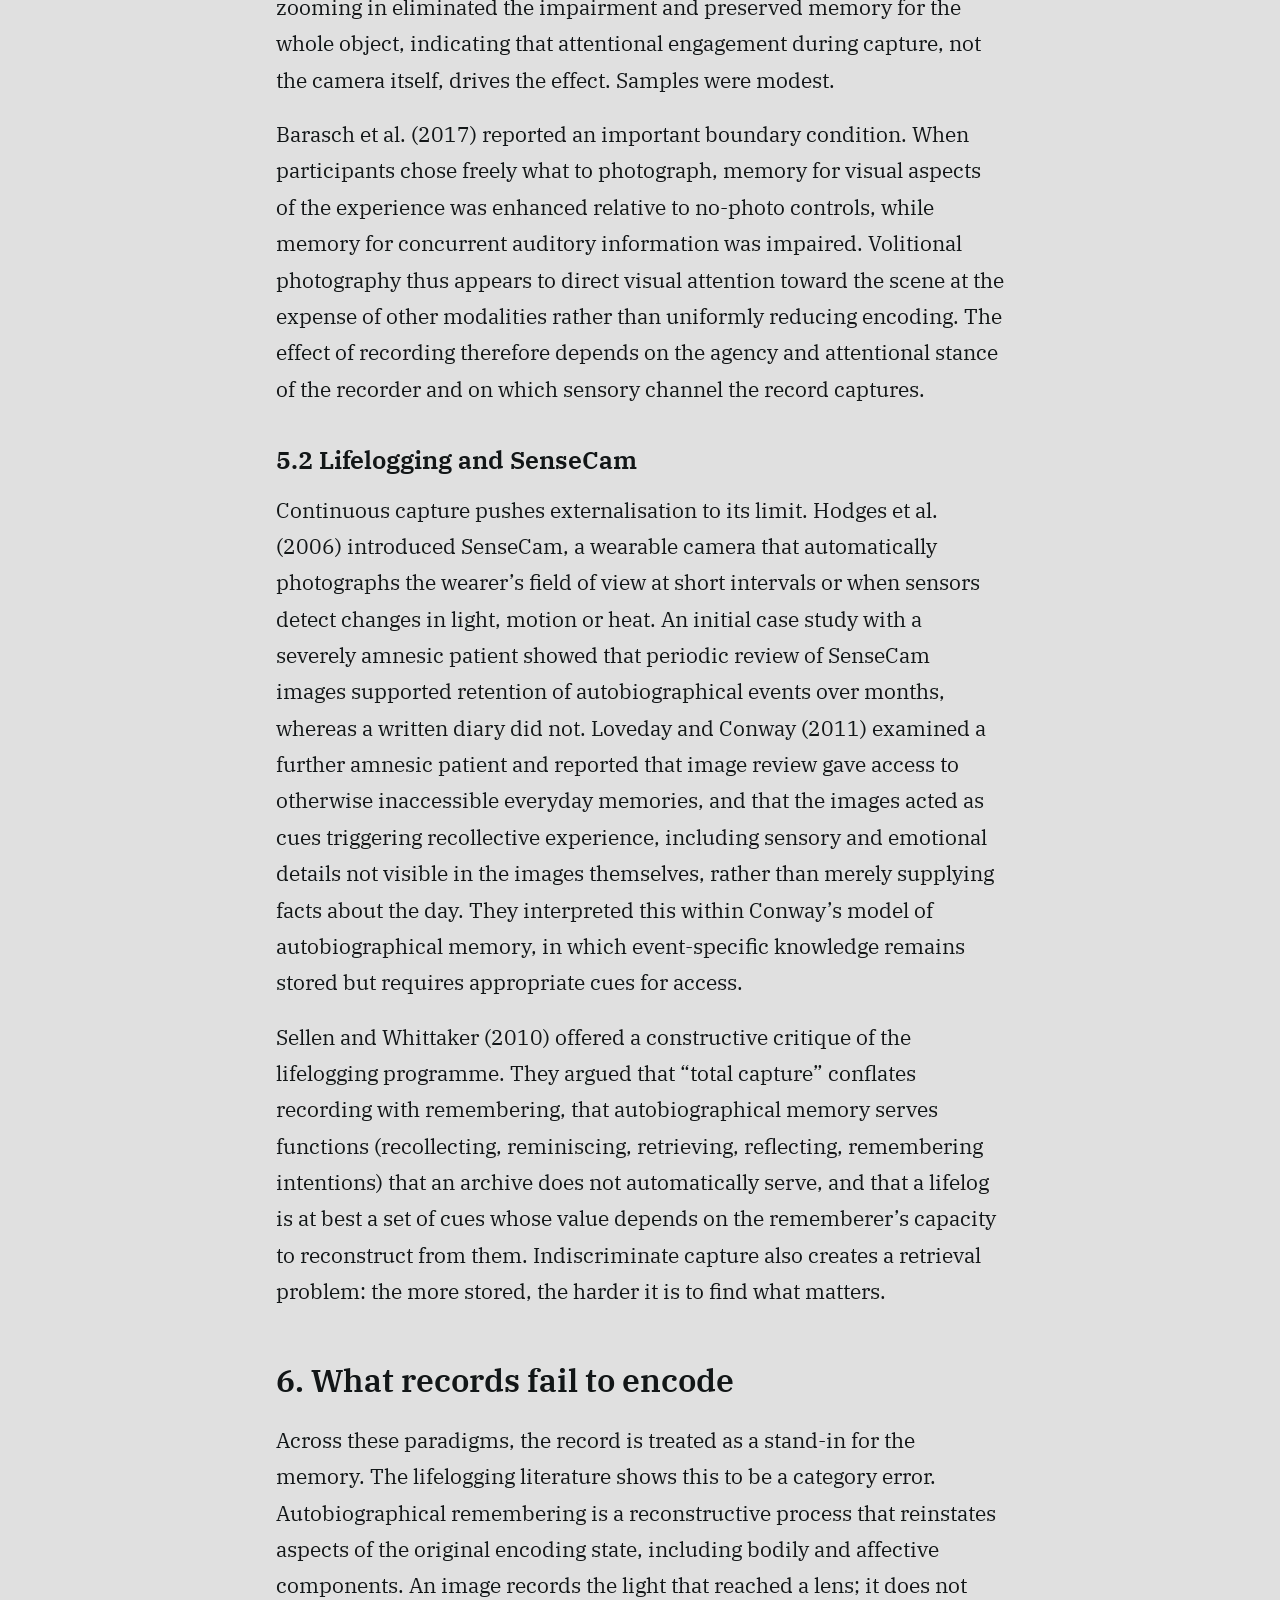
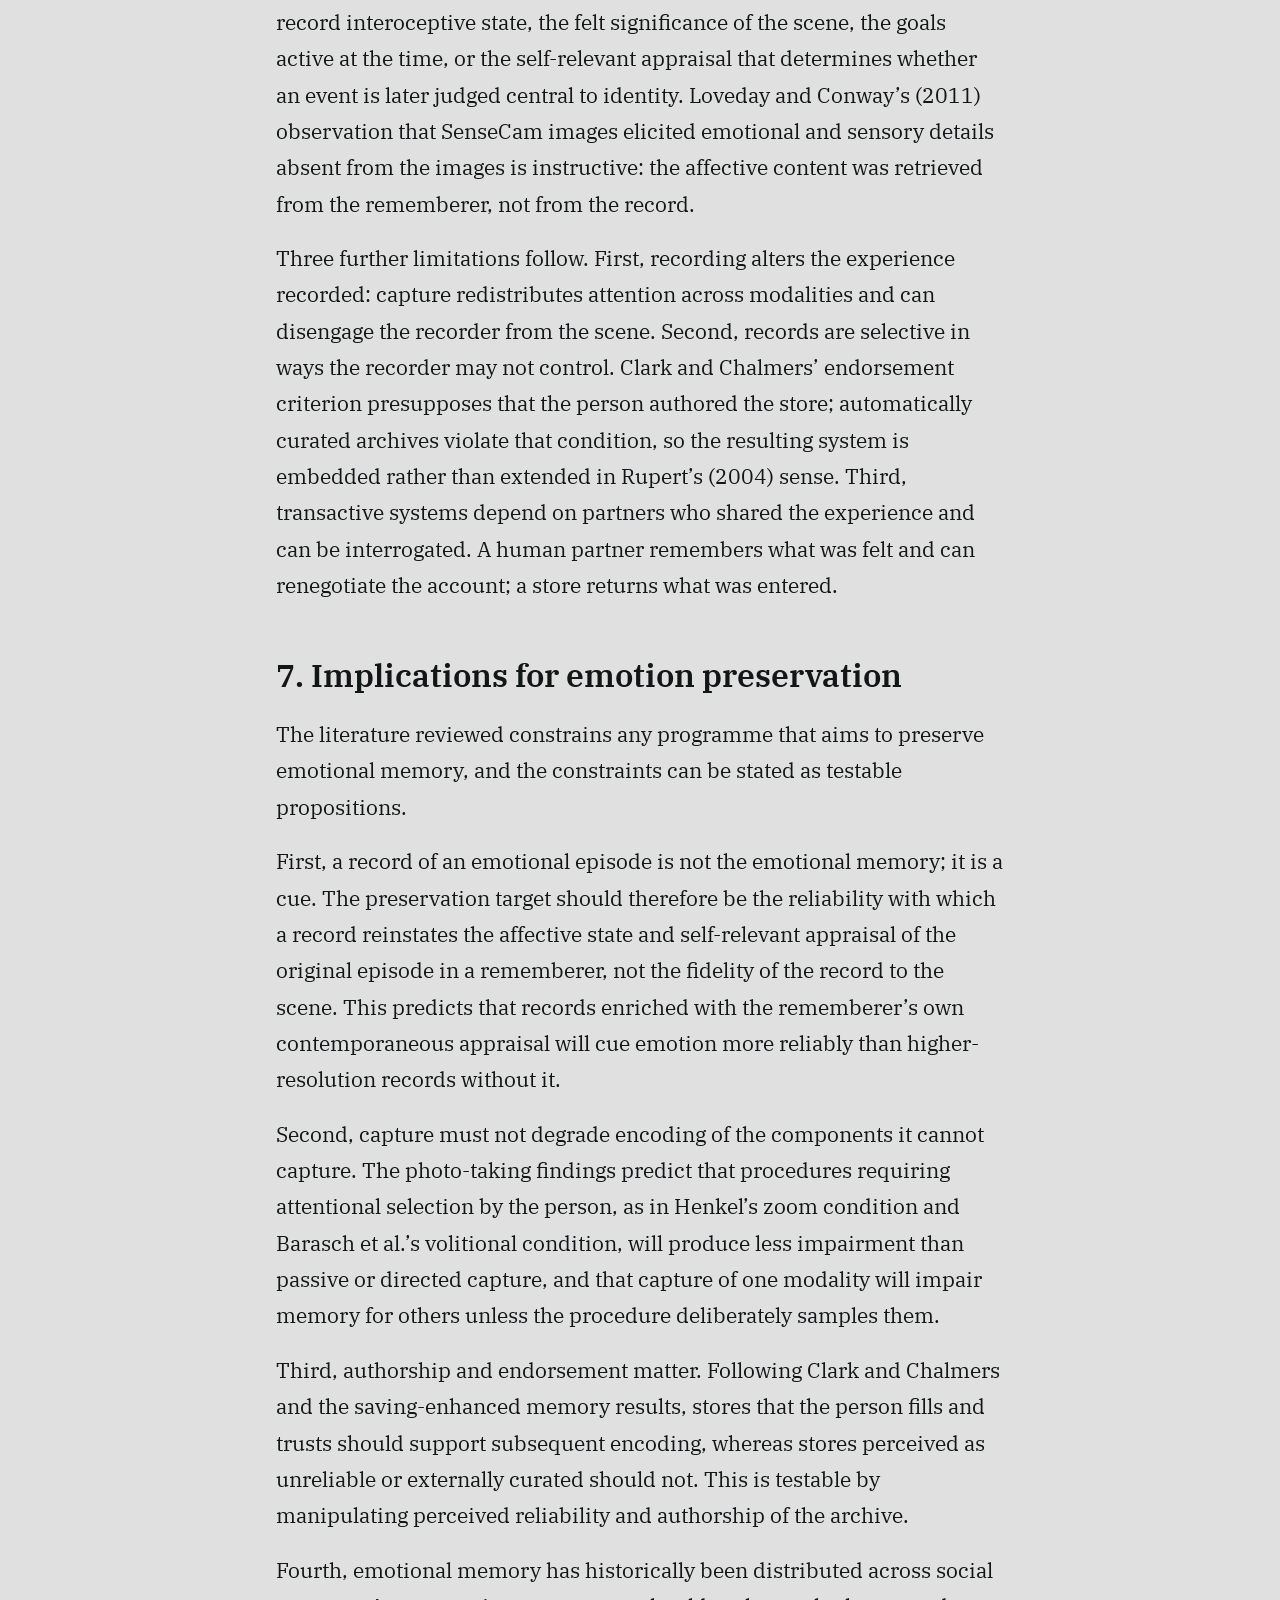
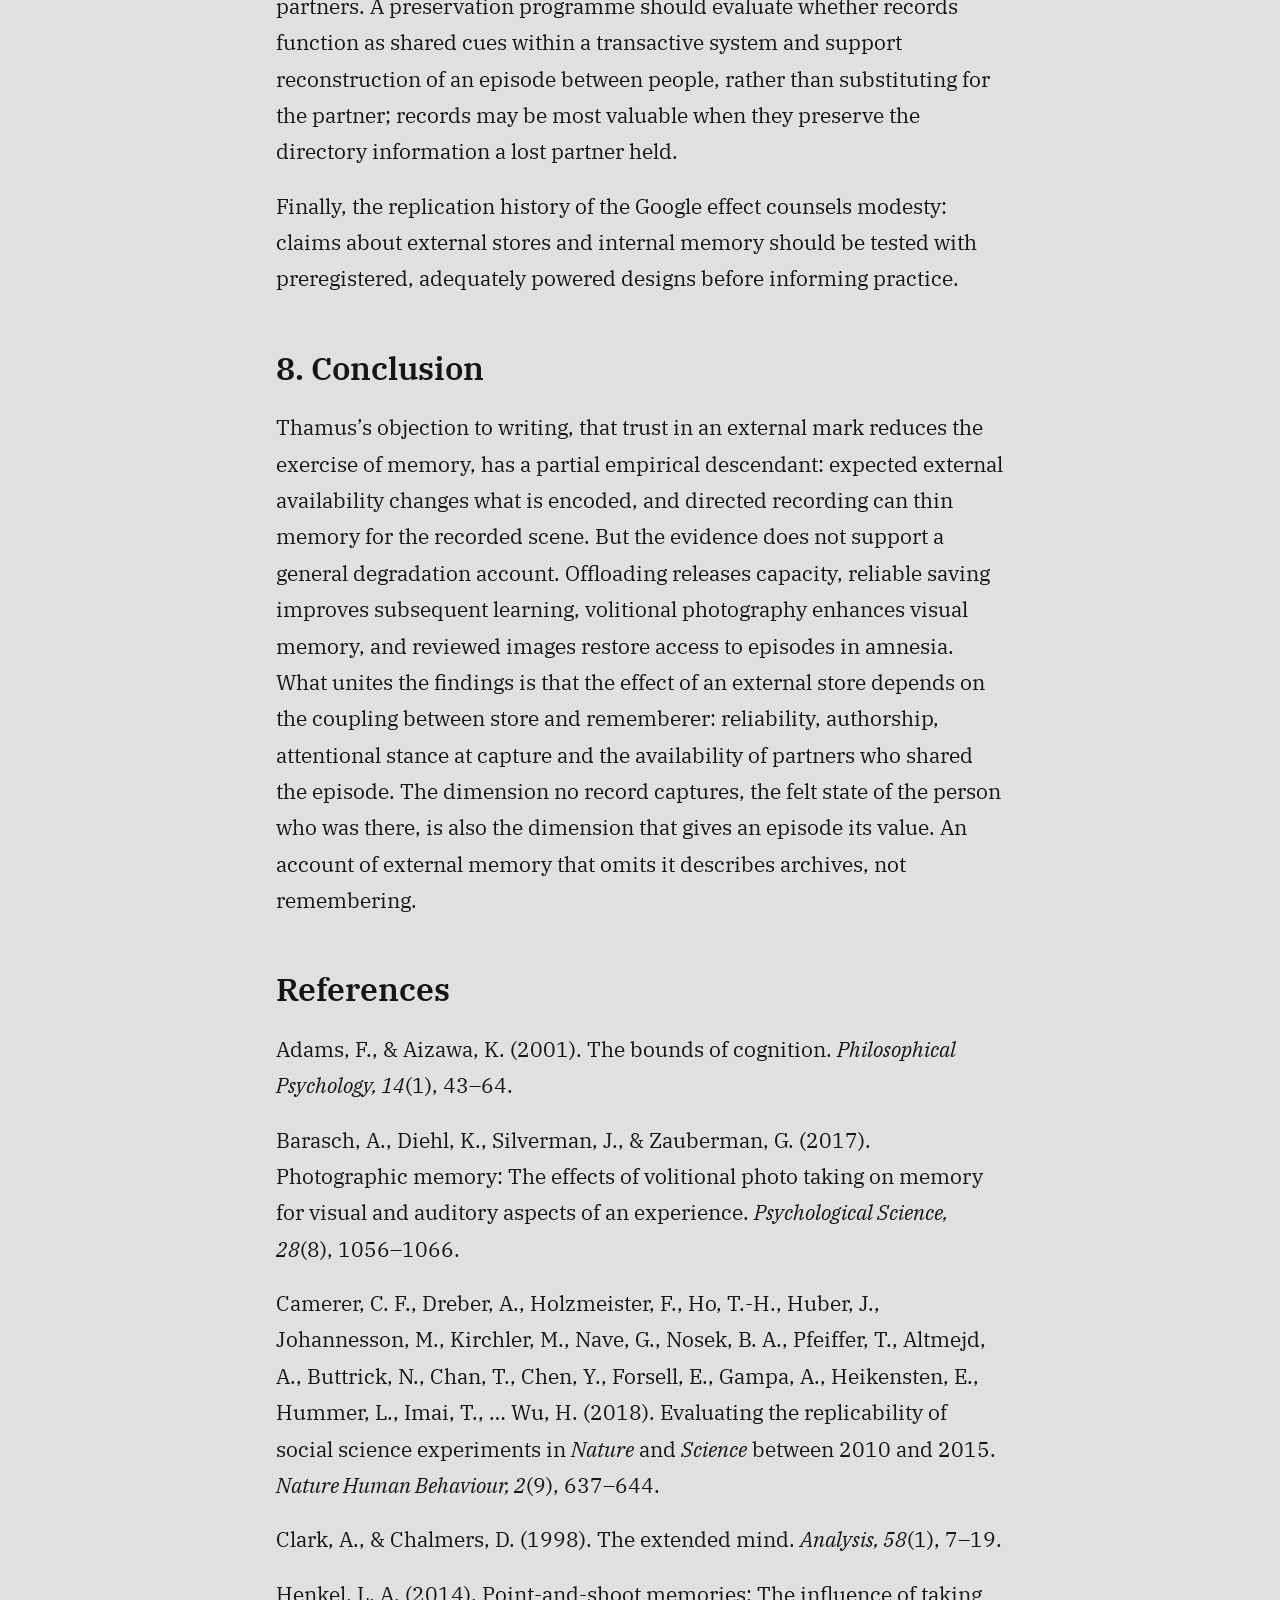
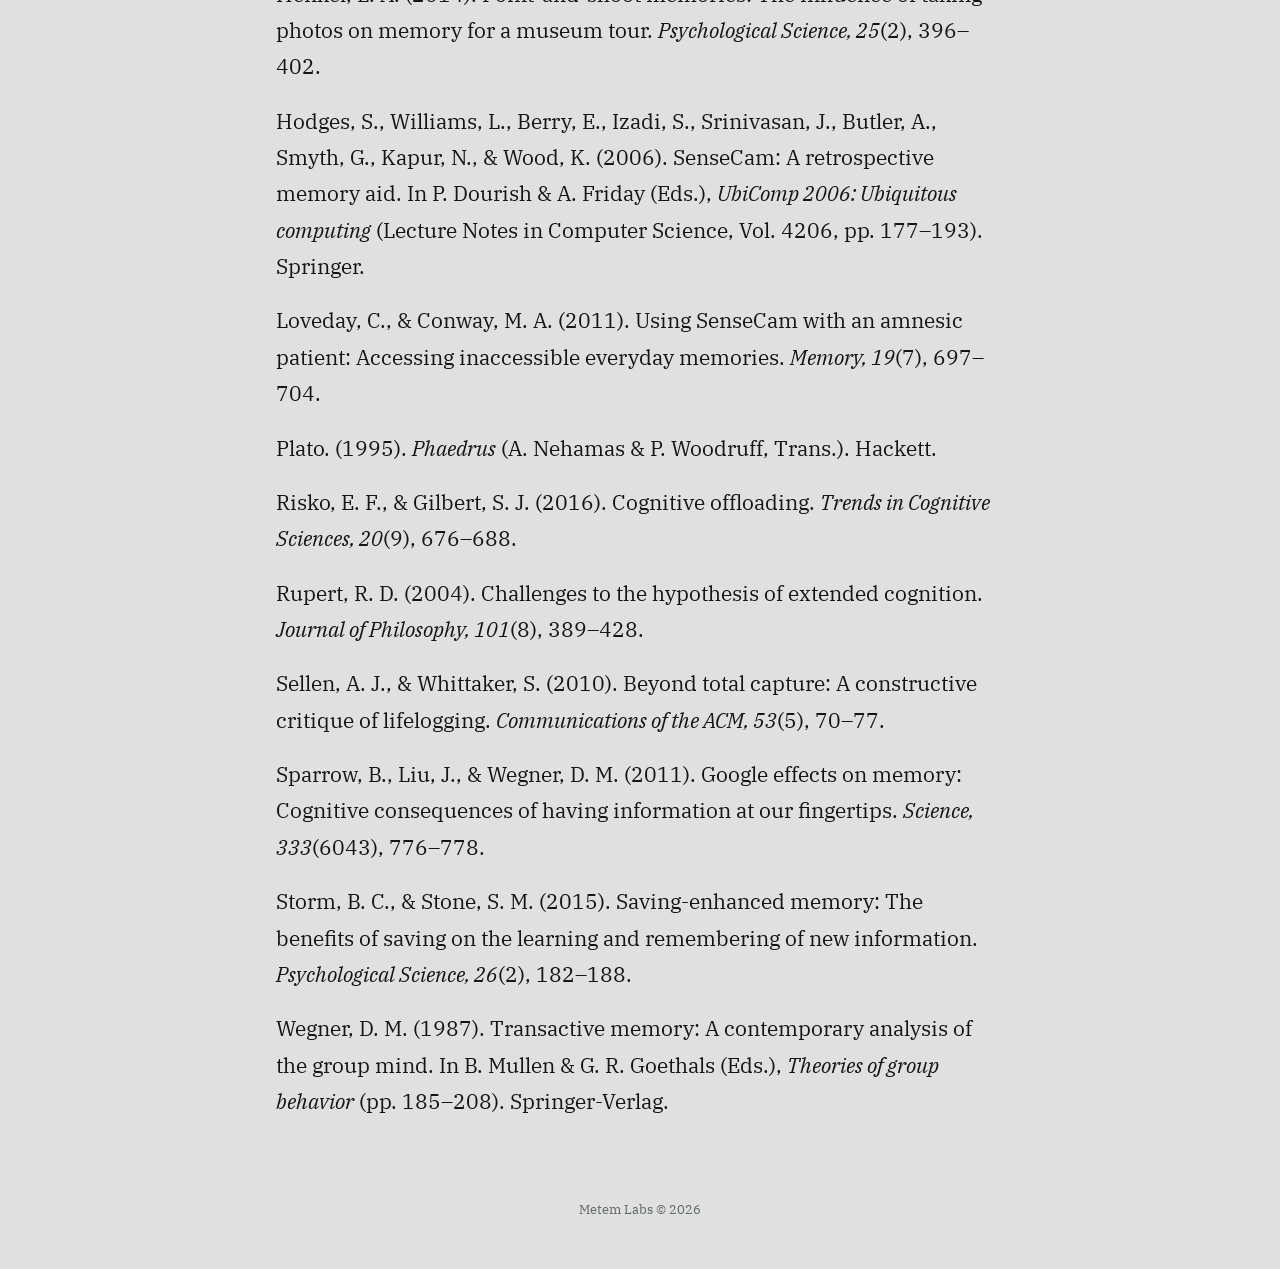
<file: publications/external-memory-systems/index.html>
<!doctype html>
<html lang="en">
<head>
<meta charset="utf-8" />
<meta name="viewport" content="width=device-width, initial-scale=1" />
<title>External Memory Systems: Cognitive Offloading, Transactive Memory and What Records Fail to Encode — Metem Labs</title>
<meta name="description" content="Humans have delegated memory to external supports since the invention of writing, and the concern that such delegation weakens internal memory is at least…" />
<link rel="canonical" href="https://metemlabs.com/publications/external-memory-systems/" />
<link rel="icon" href="/favicon.ico" sizes="any" />
<link rel="icon" type="image/png" sizes="32x32" href="/favicon-32x32.png" />
<link rel="icon" type="image/png" sizes="16x16" href="/favicon-16x16.png" />
<link rel="apple-touch-icon" sizes="180x180" href="/apple-touch-icon.png" />
<meta name="theme-color" content="#E0E0E0" />
<meta property="og:title" content="External Memory Systems: Cognitive Offloading, Transactive Memory and What Records Fail to Encode — Metem Labs" />
<meta property="og:description" content="Humans have delegated memory to external supports since the invention of writing, and the concern that such delegation weakens internal memory is at least…" />
<meta property="og:url" content="https://metemlabs.com/publications/external-memory-systems/" />
<meta property="og:type" content="article" />
<meta property="og:site_name" content="Metem Labs" />
<meta property="og:locale" content="en_US" />
<meta property="og:image" content="https://metemlabs.com/images/og.png?v=3" />
<meta property="og:image:secure_url" content="https://metemlabs.com/images/og.png?v=3" />
<meta property="og:image:type" content="image/png" />
<meta property="og:image:width" content="1200" />
<meta property="og:image:height" content="630" />
<meta property="og:image:alt" content="Metem Labs. Research Toward Digital Minds." />
<meta name="twitter:card" content="summary_large_image" />
<meta name="twitter:title" content="External Memory Systems: Cognitive Offloading, Transactive Memory and What Records Fail to Encode — Metem Labs" />
<meta name="twitter:description" content="Humans have delegated memory to external supports since the invention of writing, and the concern that such delegation weakens internal memory is at least…" />
<meta name="twitter:image" content="https://metemlabs.com/images/og.png?v=3" />
<script type="application/ld+json">{"@context":"https://schema.org","@type":"ScholarlyArticle","headline":"External Memory Systems: Cognitive Offloading, Transactive Memory and What Records Fail to Encode","description":"Humans have delegated memory to external supports since the invention of writing, and the concern that such delegation weakens internal memory is at least as old as Plato’s Phaedrus. The present review asks what contemporary evidence says about the cognitive consequences of…","datePublished":"2026-08-10","url":"https://metemlabs.com/publications/external-memory-systems/","inLanguage":"en","publisher":{"@type":"ResearchOrganization","name":"Metem Labs","url":"https://metemlabs.com/","logo":"https://metemlabs.com/favicon-512x512.png","email":"contact@metemlabs.com"},"author":{"@type":"ResearchOrganization","name":"Metem Labs","url":"https://metemlabs.com/","logo":"https://metemlabs.com/favicon-512x512.png","email":"contact@metemlabs.com"}}</script>
<link rel="preconnect" href="https://fonts.googleapis.com" />
<link rel="preconnect" href="https://fonts.gstatic.com" crossorigin />
<link href="https://fonts.googleapis.com/css2?family=IBM+Plex+Serif:ital,wght@0,400;0,500;0,600;1,400&family=JetBrains+Mono:wght@400;700&display=swap" rel="stylesheet" />
<link rel="stylesheet" href="/style.css" />
</head>
<body>
<header class="hdr" id="hdr">
  <div class="hdr-in">
    <a class="logo" href="/" aria-label="Metem Labs — home">METEM <span>LABS</span></a>
    <nav class="hdr-wide" aria-label="Main"><span class="hdr-sep" aria-hidden="true"></span><a class="hdr-link on" href="/publications/" aria-current="page">Publications</a><a class="hdr-link" href="mailto:contact@metemlabs.com">Contact</a></nav>
    <button class="hdr-narrow menu-btn" id="menu-btn" aria-label="Open navigation menu" aria-expanded="false" aria-controls="menu-panel"><span class="mb"><span class="mb-close">CLOSE</span><span class="mb-menu">MENU</span></span></button>
  </div>
</header>
<div class="menu-wrap" id="menu-panel" hidden><div class="menu-in"><div class="menu"><a class="menu-link on" href="/publications/" aria-current="page">Publications</a><a class="menu-link" href="mailto:contact@metemlabs.com">Contact</a></div></div></div>
<script>
(function(){var h=document.getElementById('hdr'),b=document.getElementById('menu-btn'),m=document.getElementById('menu-panel');
function set(o){m.hidden=!o;b.setAttribute('aria-expanded',o);b.setAttribute('aria-label',o?'Close navigation menu':'Open navigation menu');b.classList.toggle('open',o);}
b.addEventListener('click',function(){set(m.hidden);});
document.addEventListener('mousedown',function(e){if(!m.hidden&&!e.target.closest('#menu-btn')&&!m.querySelector('.menu').contains(e.target))set(false);});
document.addEventListener('keydown',function(e){if(e.key==='Escape')set(false);});
function sc(){h.classList.toggle('scrolled',window.scrollY>4);if(!m.hidden)set(false);}
window.addEventListener('scroll',sc,{passive:true});sc();})();
</script>
<main>

  <p class="back"><a class="pill" href="/publications/">← Publications</a></p>
  <header class="pub-head"><span class="pill">2026.08.10</span><h1>External Memory Systems: Cognitive Offloading, Transactive Memory and What Records Fail to Encode</h1></header>
  <article class="pub-body"><h2>Abstract</h2><p>Humans have delegated memory to external supports since the invention of writing, and the concern that such delegation weakens internal memory is at least as old as Plato’s <em>Phaedrus</em>. The present review asks what contemporary evidence says about the cognitive consequences of externalising memory and about the limits of what records can preserve. We examine the extended-mind hypothesis and its critics, Wegner’s transactive memory framework, the “Google effect” and its replication status, cognitive offloading, the photo-taking-impairment effect and its boundary conditions, saving-enhanced memory, and lifelogging research with wearable cameras in amnesic patients. The evidence indicates that external storage reliably shifts encoding strategy, sometimes at a cost to content memory and sometimes to its benefit, with effects moderated by intention, control over what is captured, and the reliability of the store. Critically, no recording medium encodes the affective, interoceptive and self-referential components of experience; records act as retrieval cues for such states rather than as copies of them. For a programme of emotion preservation, this implies that the target cannot be the record alone but the coupling between record, rememberer and social partners.</p><p><strong>Keywords:</strong> cognitive offloading; transactive memory; extended mind; autobiographical memory; photo-taking impairment; lifelogging</p><h2>1. Introduction</h2><p>The question of whether external memory aids strengthen or weaken the mind predates experimental psychology by more than two millennia. In Plato’s <em>Phaedrus</em>, Socrates relates the myth of Theuth, who presents writing to King Thamus as a remedy (<em>pharmakon</em>) for memory. Thamus replies that writing will produce forgetfulness, because those who trust external marks will cease to exercise their own memory; what has been invented is an aid to reminding, not to remembering (Plato, trans. 1995). The passage is notable for the distinction it draws between internal memory and externally cued recollection, and for its claim that the effect operates through trust in the external store. Both ideas recur in the empirical work reviewed below.</p><p>The contemporary literature is fragmented across philosophy of mind (Clark &amp; Chalmers, 1998; Adams &amp; Aizawa, 2001; Rupert, 2004), social psychology (Wegner, 1987; Sparrow, Liu, &amp; Wegner, 2011), cognitive psychology (Henkel, 2014; Storm &amp; Stone, 2015; Risko &amp; Gilbert, 2016; Barasch, Diehl, Silverman, &amp; Zauberman, 2017) and human–computer interaction (Hodges et al., 2006; Sellen &amp; Whittaker, 2010; Loveday &amp; Conway, 2011). The present review integrates these strands around two questions: what does externalising memory do to the internal memory of the person who externalises, and what dimensions of experience do external records systematically fail to encode? We argue that the first question has a defensible but heavily moderated answer, whereas the second has been underexamined and bears directly on any attempt to preserve emotional memory.</p><h2>2. Where does memory end? The extended mind and its critics</h2><p>Clark and Chalmers (1998) proposed that cognitive processes are not confined to the skull. Their central illustration contrasts Inga, who recalls a museum’s address from biological memory, with Otto, a patient with Alzheimer’s disease who retrieves the same address from a notebook he always carries. Because the notebook is reliably available, automatically consulted, readily endorsed, and was endorsed at the time of entry, the authors argued that it plays the same functional role for Otto as biological memory plays for Inga and should count as part of his memory. The claim is a parity argument: a process that would count as cognitive in the head should not be excluded merely because it occurs outside it.</p><p>The hypothesis has been contested on two main grounds. Adams and Aizawa (2001) argued that cognition is marked by non-derived content and a distinctive causal profile, which notebooks lack; coupling a cognitive system to an external resource does not make the resource cognitive, a move they call the coupling-constitution fallacy. Rupert (2004) objected on empirical grounds: internal memory exhibits regularities such as primacy, recency, interference and generation effects that external stores do not, so a science that treated Otto’s notebook as memory would lose explanatory generalisations. He proposed a weaker “embedded” view, on which cognition depends heavily on external resources without being constituted by them.</p><p>The outcome of this debate matters less here than the conditions it makes explicit. Clark and Chalmers’ criteria of availability, automatic reliance, endorsement and prior authorship specify when an external store becomes functionally integrated. Rupert’s objection specifies what is lost when it does: the store lacks the consolidation, reconstruction and affective modulation that characterise biological memory. Both points bear on cases where the externalised material is not an address but an emotionally significant episode.</p><h2>3. Distributed memory: from transactive systems to search engines</h2><h3>3.1 Transactive memory</h3><p>Wegner (1987) proposed that close partners and small groups develop transactive memory systems: differentiated stores in which each member holds some information and, crucially, metamemory about what the others know. The system can retain more than its members individually, provided directory information (“who knows what”) is accurate and retrieval from partners is reliable. Wegner also noted its vulnerability: losing a partner through separation or bereavement is a loss of memory access as well as of relationship. The framework is descriptive rather than mechanistic, but it introduced the idea that encoding is sensitive to expectations about external availability.</p><h3>3.2 The Google effect and its replication</h3><p>Sparrow et al. (2011) extended this framework to information technology in four experiments. Participants who typed trivia statements into a computer and were told the entries would be saved recalled fewer statements than those told they would be erased; participants primed with difficult questions showed slower colour-naming of computer-related words in a modified Stroop task, interpreted as activated thoughts of search; and when statements were saved into named folders, participants remembered folder locations better than the statements. The authors concluded that the internet functions as a transactive partner and that people preferentially encode where information can be found rather than the information itself.</p><p>The replication record is mixed. The Social Sciences Replication Project (Camerer et al., 2018), which ran high-powered replications of 21 experiments published in <em>Nature</em> and <em>Science</em> between 2010 and 2015, included one experiment from Sparrow et al. (2011) and did not obtain a significant effect in the original direction. Because only one of the four experiments was tested, the outcome does not invalidate the paper, but the claim selected for replication should be treated as unestablished. The broader pattern, that expected external availability reduces encoding effort, has convergent support from paradigms reviewed below.</p><h2>4. Cognitive offloading as strategy</h2><p>Risko and Gilbert (2016) proposed that the use of external action to reduce internal processing demand, which they term cognitive offloading, should be studied as a metacognitively controlled behaviour rather than an incidental consequence of technology. The decision to offload depends on the perceived cost of internal processing, the perceived reliability of the external resource, and confidence in one’s own memory. Paradigms include intention-offloading tasks in which participants may set reminders for delayed actions, and tasks in which a display can be rotated physically rather than mentally. People offload more when they judge their internal capacity to be low, and somewhat more than optimal performance requires, suggesting a bias toward externalisation when it is cheap.</p><p>Two consequences follow. First, offloading is not intrinsically detrimental: delegating a reminder frees capacity and improves prospective-memory performance. Second, the effect on subsequent internal memory depends on what offloading does to encoding. Storm and Stone (2015) found that saving a file of to-be-remembered items before studying a second file improved memory for the second file, a “saving-enhanced memory” effect that disappeared when saving was unreliable. Offloading, on this account, releases resources for subsequent encoding, but only when the store is trusted. The dependency on reliability echoes both Clark and Chalmers’ endorsement criterion and Plato’s diagnosis that the effect of writing operates through trust.</p><h2>5. Recording experience: cameras, photographs and lifelogs</h2><h3>5.1 The photo-taking-impairment effect</h3><p>Henkel (2014) had participants tour a museum, either observing designated objects or photographing them. The following day, photographed objects were recognised less accurately, and fewer visual details and locations were recalled, than objects that had only been observed. In a second experiment, photographing a specific detail by zooming in eliminated the impairment and preserved memory for the whole object, indicating that attentional engagement during capture, not the camera itself, drives the effect. Samples were modest.</p><p>Barasch et al. (2017) reported an important boundary condition. When participants chose freely what to photograph, memory for visual aspects of the experience was enhanced relative to no-photo controls, while memory for concurrent auditory information was impaired. Volitional photography thus appears to direct visual attention toward the scene at the expense of other modalities rather than uniformly reducing encoding. The effect of recording therefore depends on the agency and attentional stance of the recorder and on which sensory channel the record captures.</p><h3>5.2 Lifelogging and SenseCam</h3><p>Continuous capture pushes externalisation to its limit. Hodges et al. (2006) introduced SenseCam, a wearable camera that automatically photographs the wearer’s field of view at short intervals or when sensors detect changes in light, motion or heat. An initial case study with a severely amnesic patient showed that periodic review of SenseCam images supported retention of autobiographical events over months, whereas a written diary did not. Loveday and Conway (2011) examined a further amnesic patient and reported that image review gave access to otherwise inaccessible everyday memories, and that the images acted as cues triggering recollective experience, including sensory and emotional details not visible in the images themselves, rather than merely supplying facts about the day. They interpreted this within Conway’s model of autobiographical memory, in which event-specific knowledge remains stored but requires appropriate cues for access.</p><p>Sellen and Whittaker (2010) offered a constructive critique of the lifelogging programme. They argued that “total capture” conflates recording with remembering, that autobiographical memory serves functions (recollecting, reminiscing, retrieving, reflecting, remembering intentions) that an archive does not automatically serve, and that a lifelog is at best a set of cues whose value depends on the rememberer’s capacity to reconstruct from them. Indiscriminate capture also creates a retrieval problem: the more stored, the harder it is to find what matters.</p><h2>6. What records fail to encode</h2><p>Across these paradigms, the record is treated as a stand-in for the memory. The lifelogging literature shows this to be a category error. Autobiographical remembering is a reconstructive process that reinstates aspects of the original encoding state, including bodily and affective components. An image records the light that reached a lens; it does not record interoceptive state, the felt significance of the scene, the goals active at the time, or the self-relevant appraisal that determines whether an event is later judged central to identity. Loveday and Conway’s (2011) observation that SenseCam images elicited emotional and sensory details absent from the images is instructive: the affective content was retrieved from the rememberer, not from the record.</p><p>Three further limitations follow. First, recording alters the experience recorded: capture redistributes attention across modalities and can disengage the recorder from the scene. Second, records are selective in ways the recorder may not control. Clark and Chalmers’ endorsement criterion presupposes that the person authored the store; automatically curated archives violate that condition, so the resulting system is embedded rather than extended in Rupert’s (2004) sense. Third, transactive systems depend on partners who shared the experience and can be interrogated. A human partner remembers what was felt and can renegotiate the account; a store returns what was entered.</p><h2>7. Implications for emotion preservation</h2><p>The literature reviewed constrains any programme that aims to preserve emotional memory, and the constraints can be stated as testable propositions.</p><p>First, a record of an emotional episode is not the emotional memory; it is a cue. The preservation target should therefore be the reliability with which a record reinstates the affective state and self-relevant appraisal of the original episode in a rememberer, not the fidelity of the record to the scene. This predicts that records enriched with the rememberer’s own contemporaneous appraisal will cue emotion more reliably than higher-resolution records without it.</p><p>Second, capture must not degrade encoding of the components it cannot capture. The photo-taking findings predict that procedures requiring attentional selection by the person, as in Henkel’s zoom condition and Barasch et al.’s volitional condition, will produce less impairment than passive or directed capture, and that capture of one modality will impair memory for others unless the procedure deliberately samples them.</p><p>Third, authorship and endorsement matter. Following Clark and Chalmers and the saving-enhanced memory results, stores that the person fills and trusts should support subsequent encoding, whereas stores perceived as unreliable or externally curated should not. This is testable by manipulating perceived reliability and authorship of the archive.</p><p>Fourth, emotional memory has historically been distributed across social partners. A preservation programme should evaluate whether records function as shared cues within a transactive system and support reconstruction of an episode between people, rather than substituting for the partner; records may be most valuable when they preserve the directory information a lost partner held.</p><p>Finally, the replication history of the Google effect counsels modesty: claims about external stores and internal memory should be tested with preregistered, adequately powered designs before informing practice.</p><h2>8. Conclusion</h2><p>Thamus’s objection to writing, that trust in an external mark reduces the exercise of memory, has a partial empirical descendant: expected external availability changes what is encoded, and directed recording can thin memory for the recorded scene. But the evidence does not support a general degradation account. Offloading releases capacity, reliable saving improves subsequent learning, volitional photography enhances visual memory, and reviewed images restore access to episodes in amnesia. What unites the findings is that the effect of an external store depends on the coupling between store and rememberer: reliability, authorship, attentional stance at capture and the availability of partners who shared the episode. The dimension no record captures, the felt state of the person who was there, is also the dimension that gives an episode its value. An account of external memory that omits it describes archives, not remembering.</p><h2>References</h2><p>Adams, F., &amp; Aizawa, K. (2001). The bounds of cognition. <em>Philosophical Psychology, 14</em>(1), 43–64.</p><p>Barasch, A., Diehl, K., Silverman, J., &amp; Zauberman, G. (2017). Photographic memory: The effects of volitional photo taking on memory for visual and auditory aspects of an experience. <em>Psychological Science, 28</em>(8), 1056–1066.</p><p>Camerer, C. F., Dreber, A., Holzmeister, F., Ho, T.-H., Huber, J., Johannesson, M., Kirchler, M., Nave, G., Nosek, B. A., Pfeiffer, T., Altmejd, A., Buttrick, N., Chan, T., Chen, Y., Forsell, E., Gampa, A., Heikensten, E., Hummer, L., Imai, T., … Wu, H. (2018). Evaluating the replicability of social science experiments in <em>Nature</em> and <em>Science</em> between 2010 and 2015. <em>Nature Human Behaviour, 2</em>(9), 637–644.</p><p>Clark, A., &amp; Chalmers, D. (1998). The extended mind. <em>Analysis, 58</em>(1), 7–19.</p><p>Henkel, L. A. (2014). Point-and-shoot memories: The influence of taking photos on memory for a museum tour. <em>Psychological Science, 25</em>(2), 396–402.</p><p>Hodges, S., Williams, L., Berry, E., Izadi, S., Srinivasan, J., Butler, A., Smyth, G., Kapur, N., &amp; Wood, K. (2006). SenseCam: A retrospective memory aid. In P. Dourish &amp; A. Friday (Eds.), <em>UbiComp 2006: Ubiquitous computing</em> (Lecture Notes in Computer Science, Vol. 4206, pp. 177–193). Springer.</p><p>Loveday, C., &amp; Conway, M. A. (2011). Using SenseCam with an amnesic patient: Accessing inaccessible everyday memories. <em>Memory, 19</em>(7), 697–704.</p><p>Plato. (1995). <em>Phaedrus</em> (A. Nehamas &amp; P. Woodruff, Trans.). Hackett.</p><p>Risko, E. F., &amp; Gilbert, S. J. (2016). Cognitive offloading. <em>Trends in Cognitive Sciences, 20</em>(9), 676–688.</p><p>Rupert, R. D. (2004). Challenges to the hypothesis of extended cognition. <em>Journal of Philosophy, 101</em>(8), 389–428.</p><p>Sellen, A. J., &amp; Whittaker, S. (2010). Beyond total capture: A constructive critique of lifelogging. <em>Communications of the ACM, 53</em>(5), 70–77.</p><p>Sparrow, B., Liu, J., &amp; Wegner, D. M. (2011). Google effects on memory: Cognitive consequences of having information at our fingertips. <em>Science, 333</em>(6043), 776–778.</p><p>Storm, B. C., &amp; Stone, S. M. (2015). Saving-enhanced memory: The benefits of saving on the learning and remembering of new information. <em>Psychological Science, 26</em>(2), 182–188.</p><p>Wegner, D. M. (1987). Transactive memory: A contemporary analysis of the group mind. In B. Mullen &amp; G. R. Goethals (Eds.), <em>Theories of group behavior</em> (pp. 185–208). Springer-Verlag.</p></article>
  <footer>Metem Labs © 2026</footer>
</main>
</body>
</html>
</file>
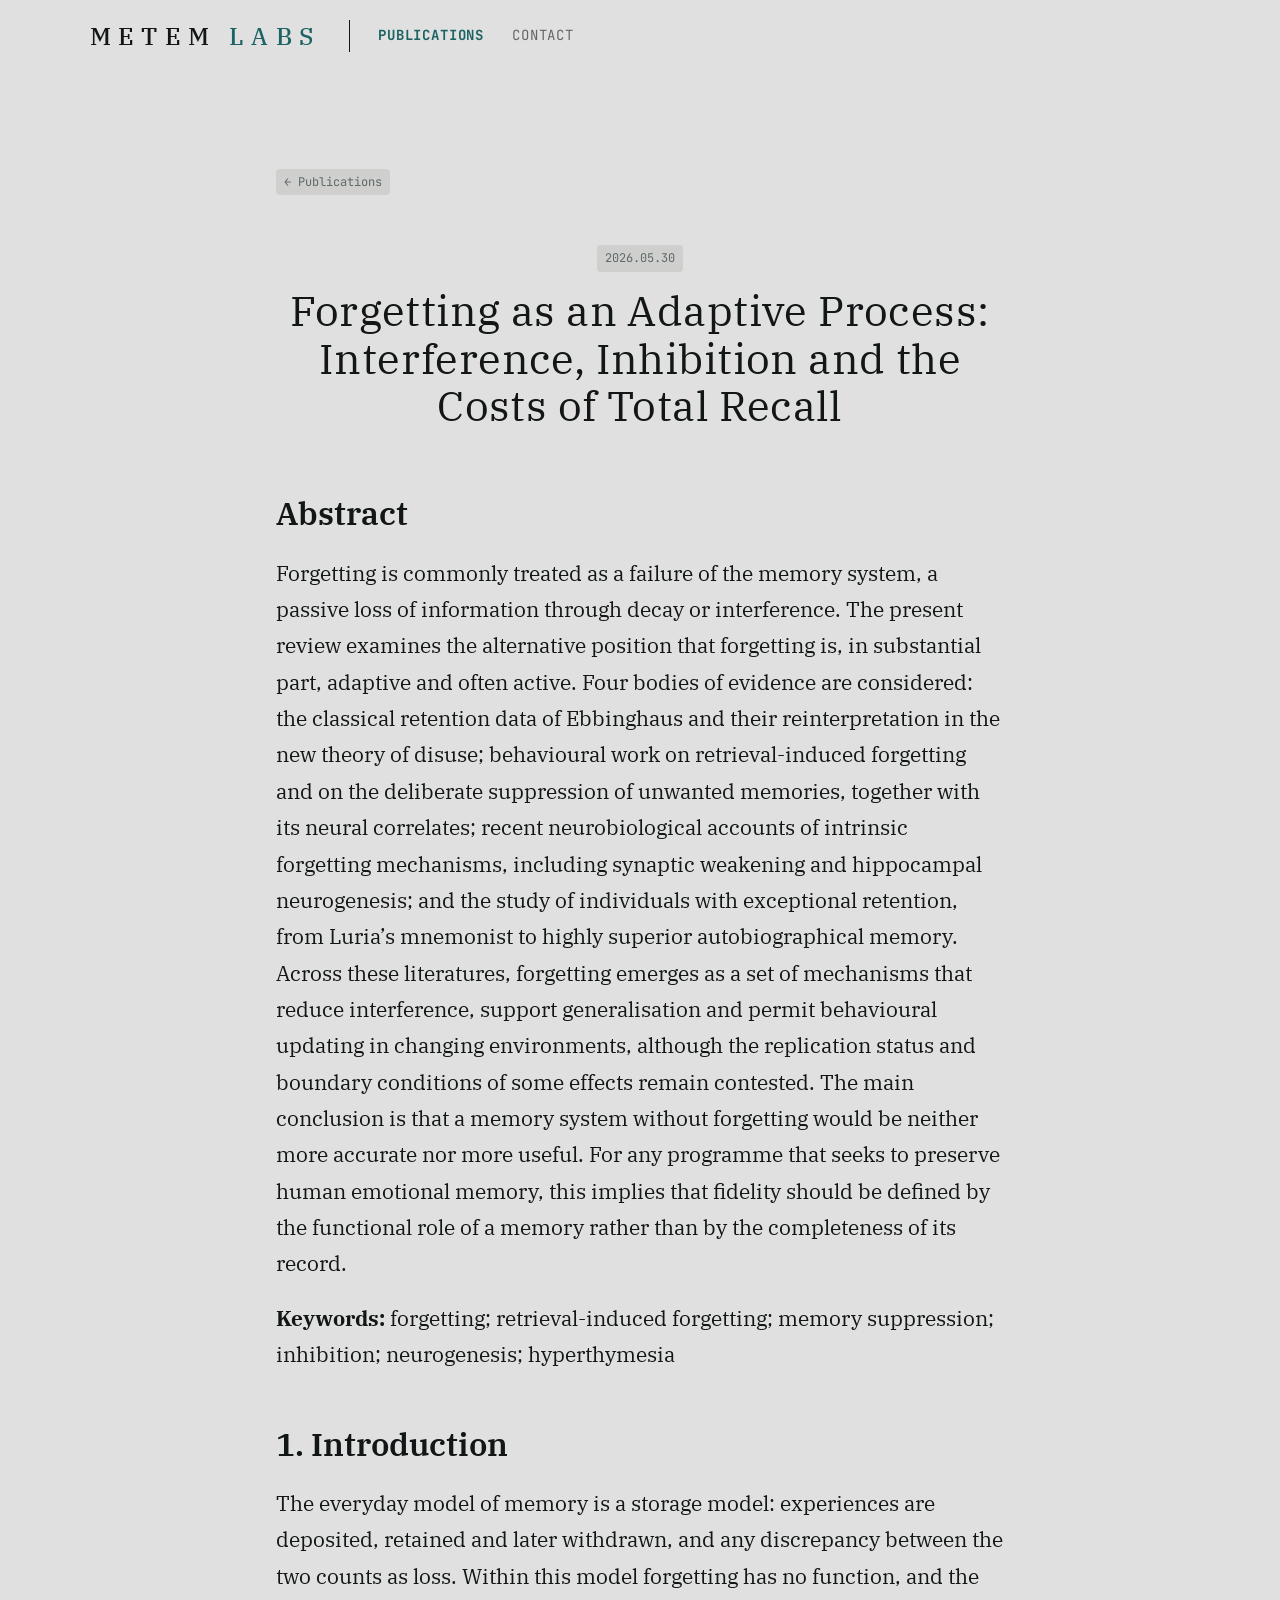
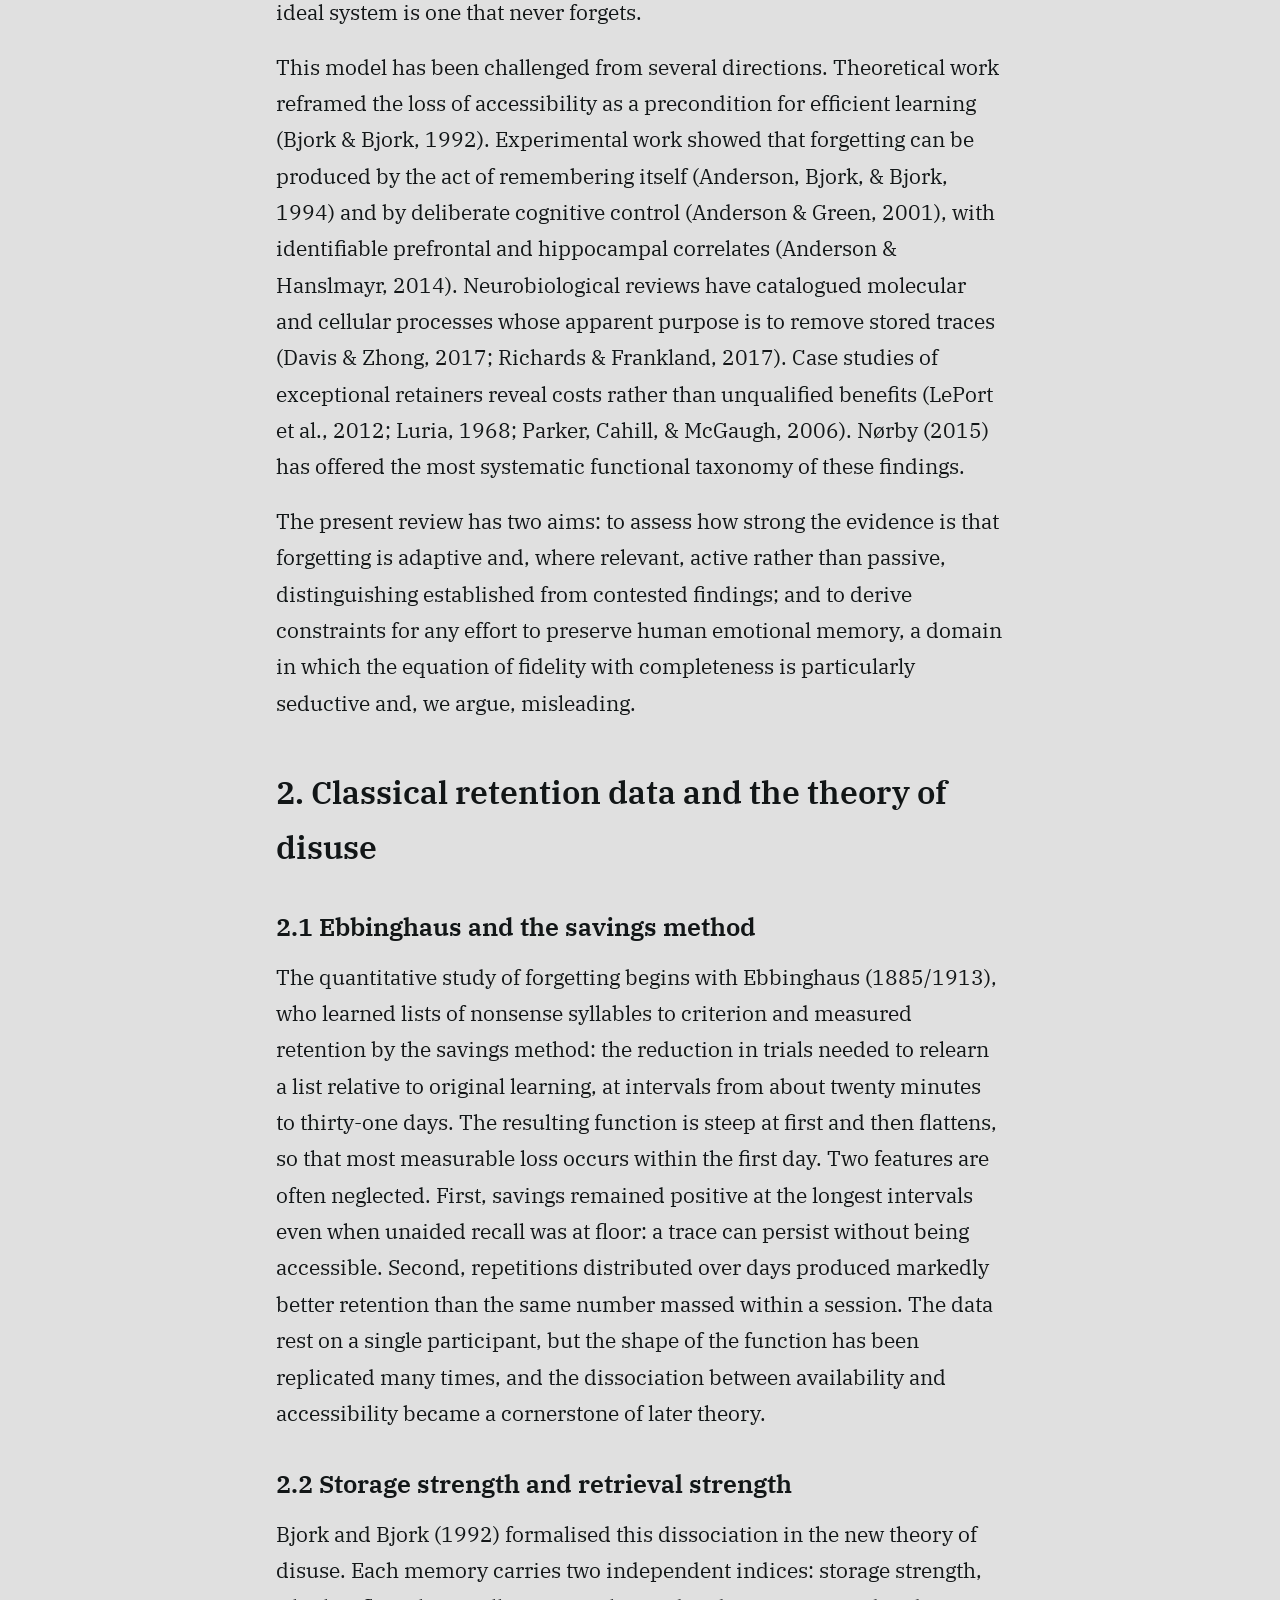
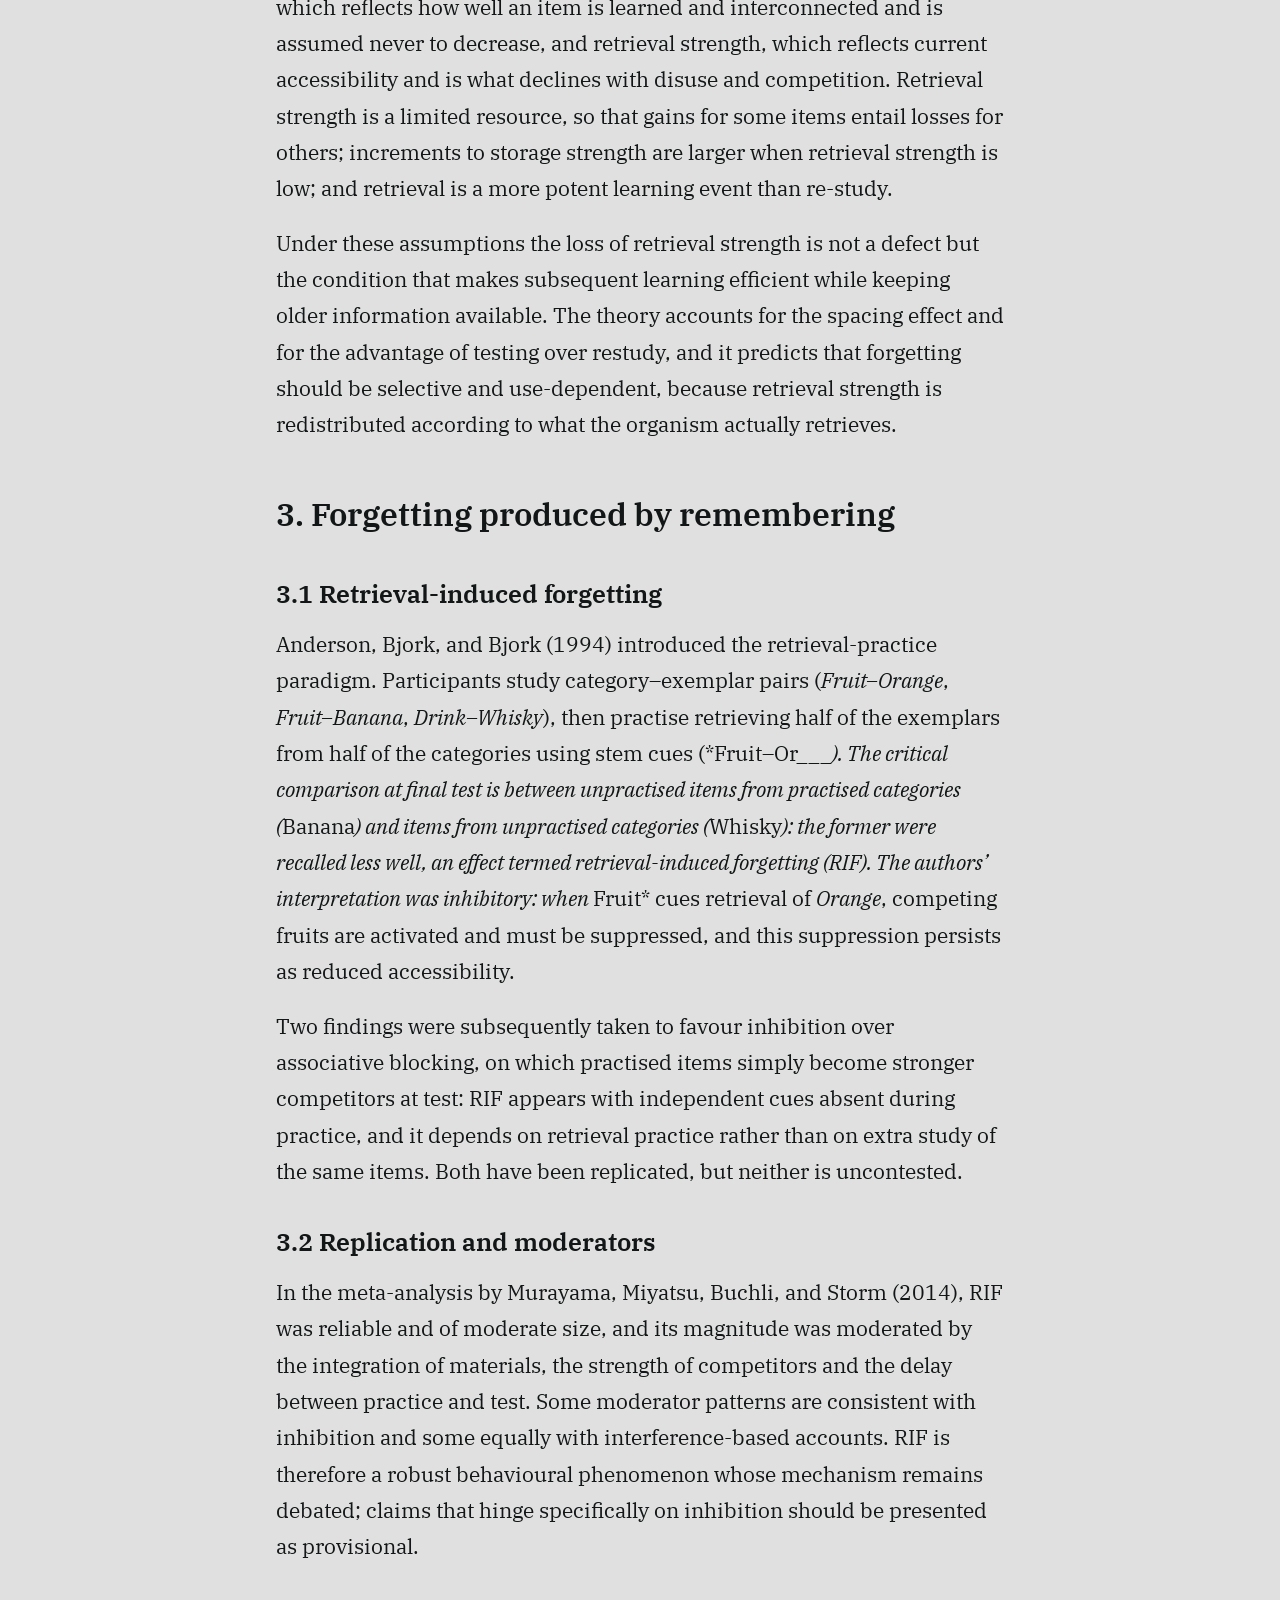
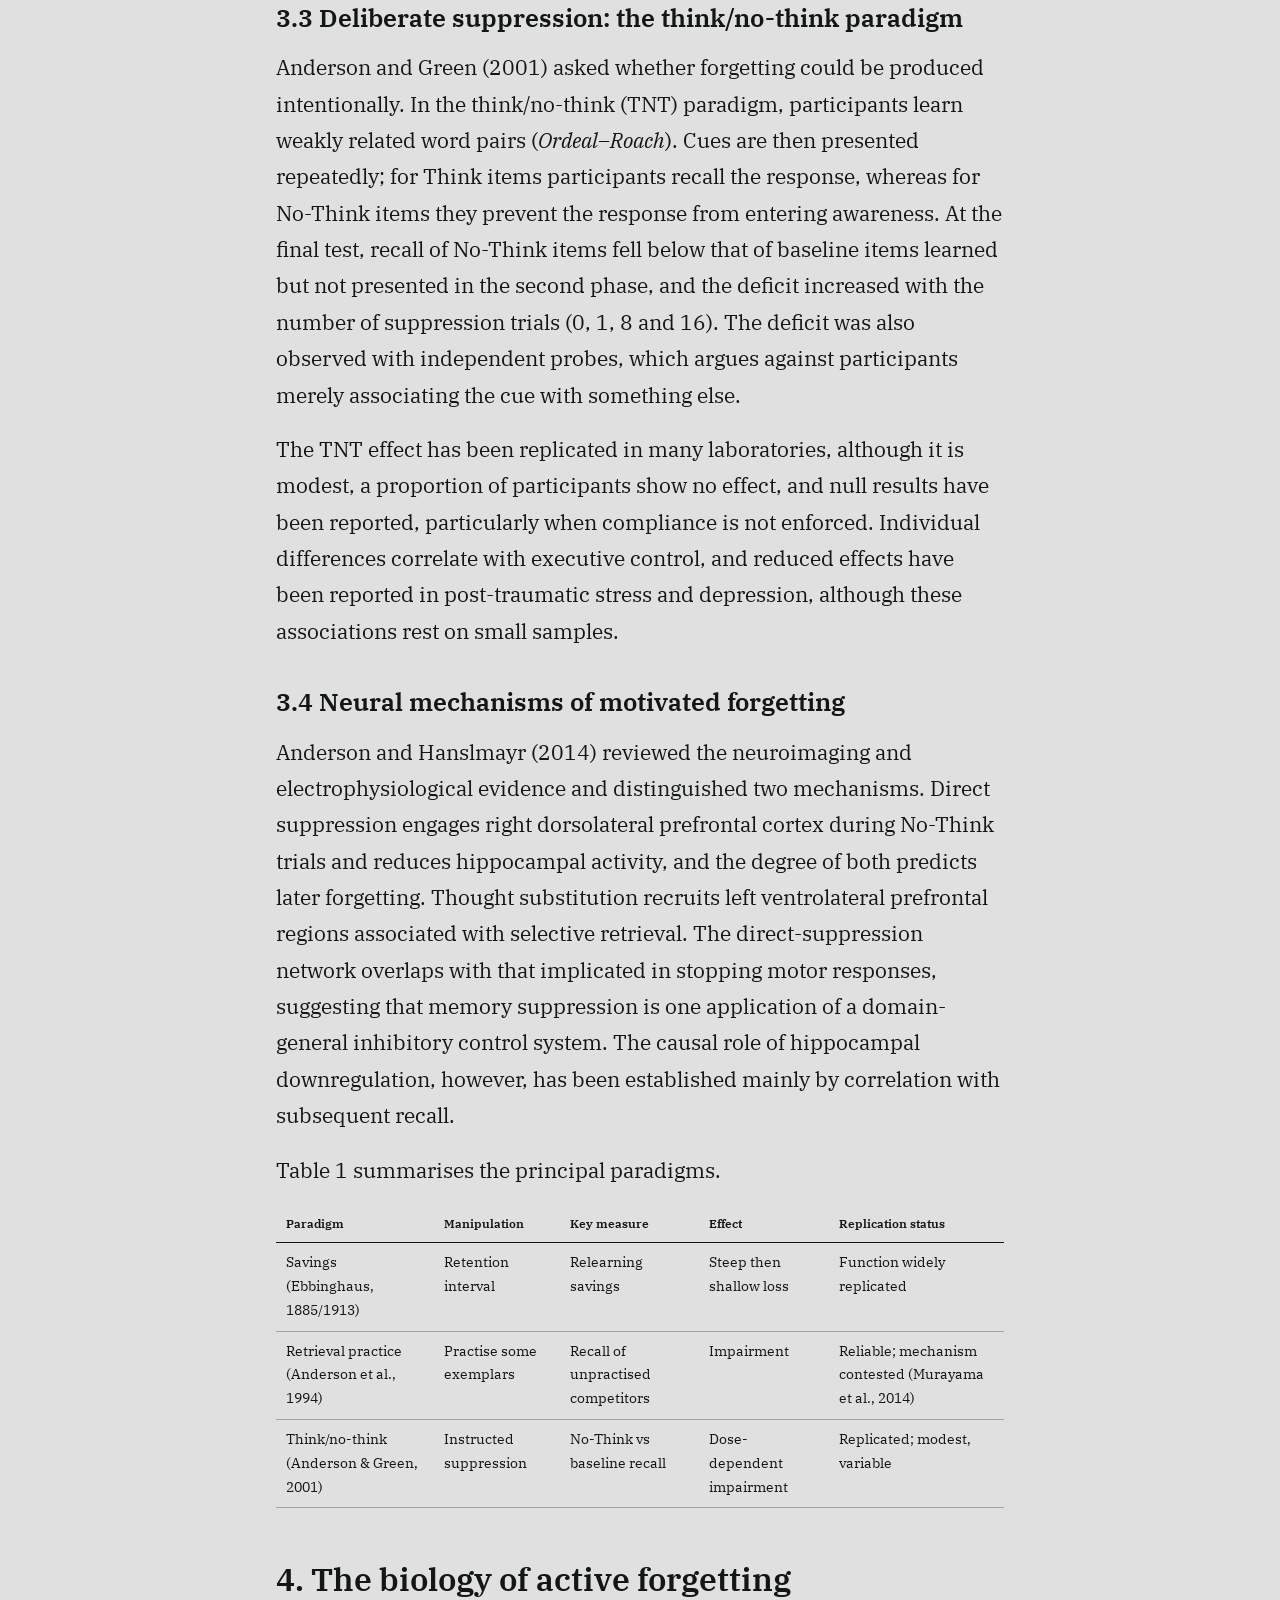
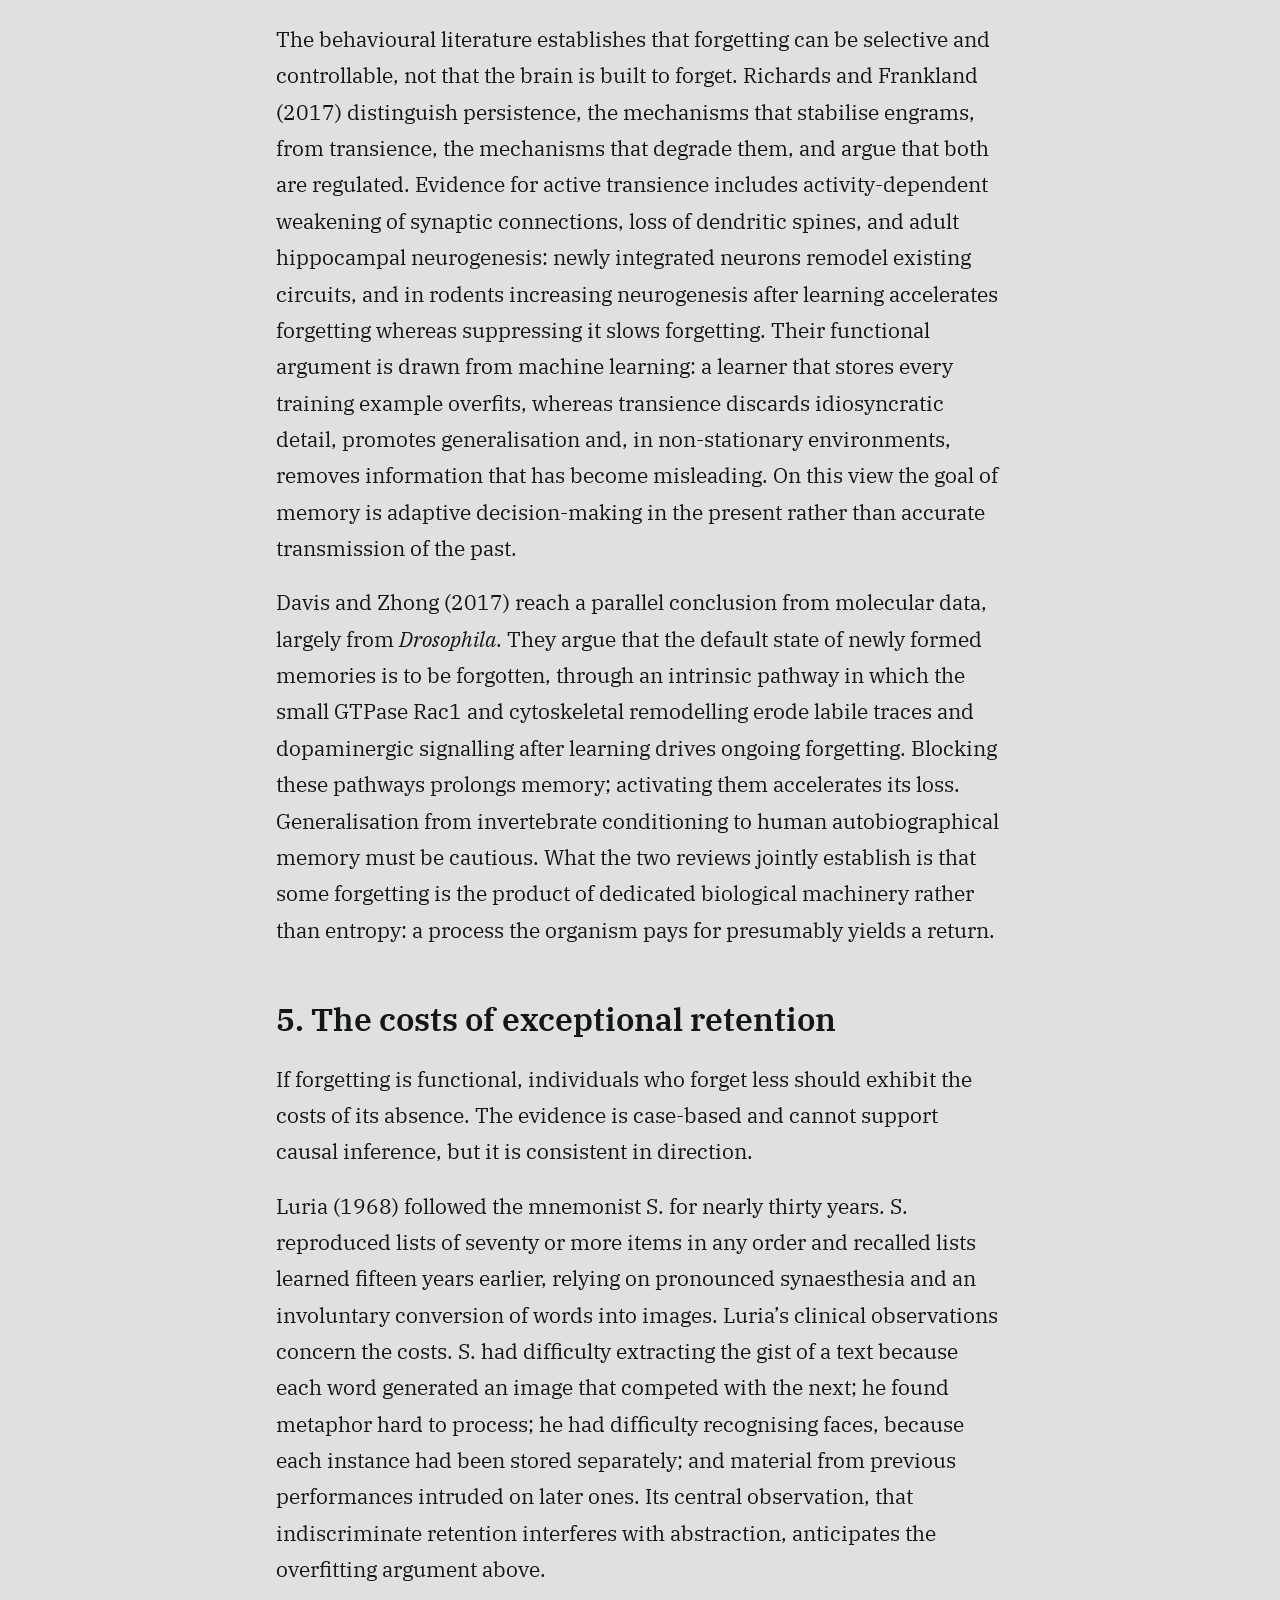
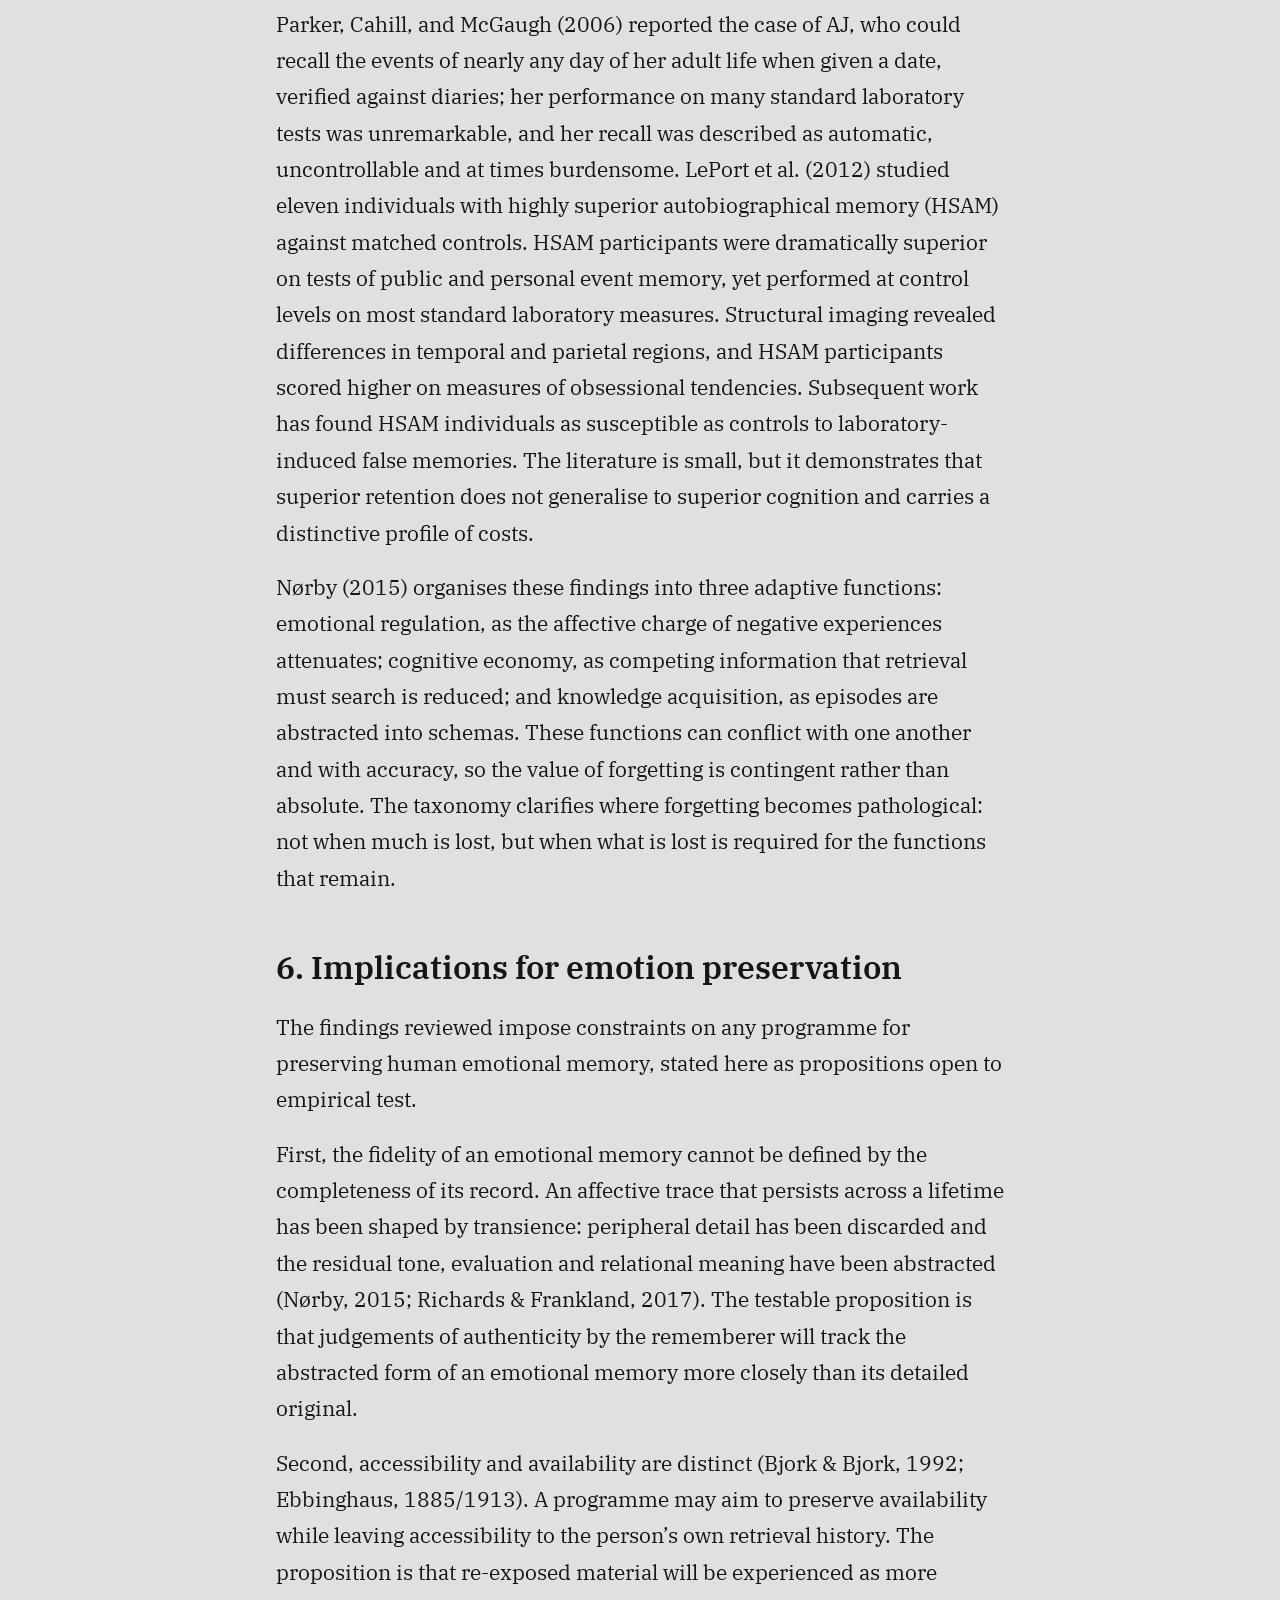
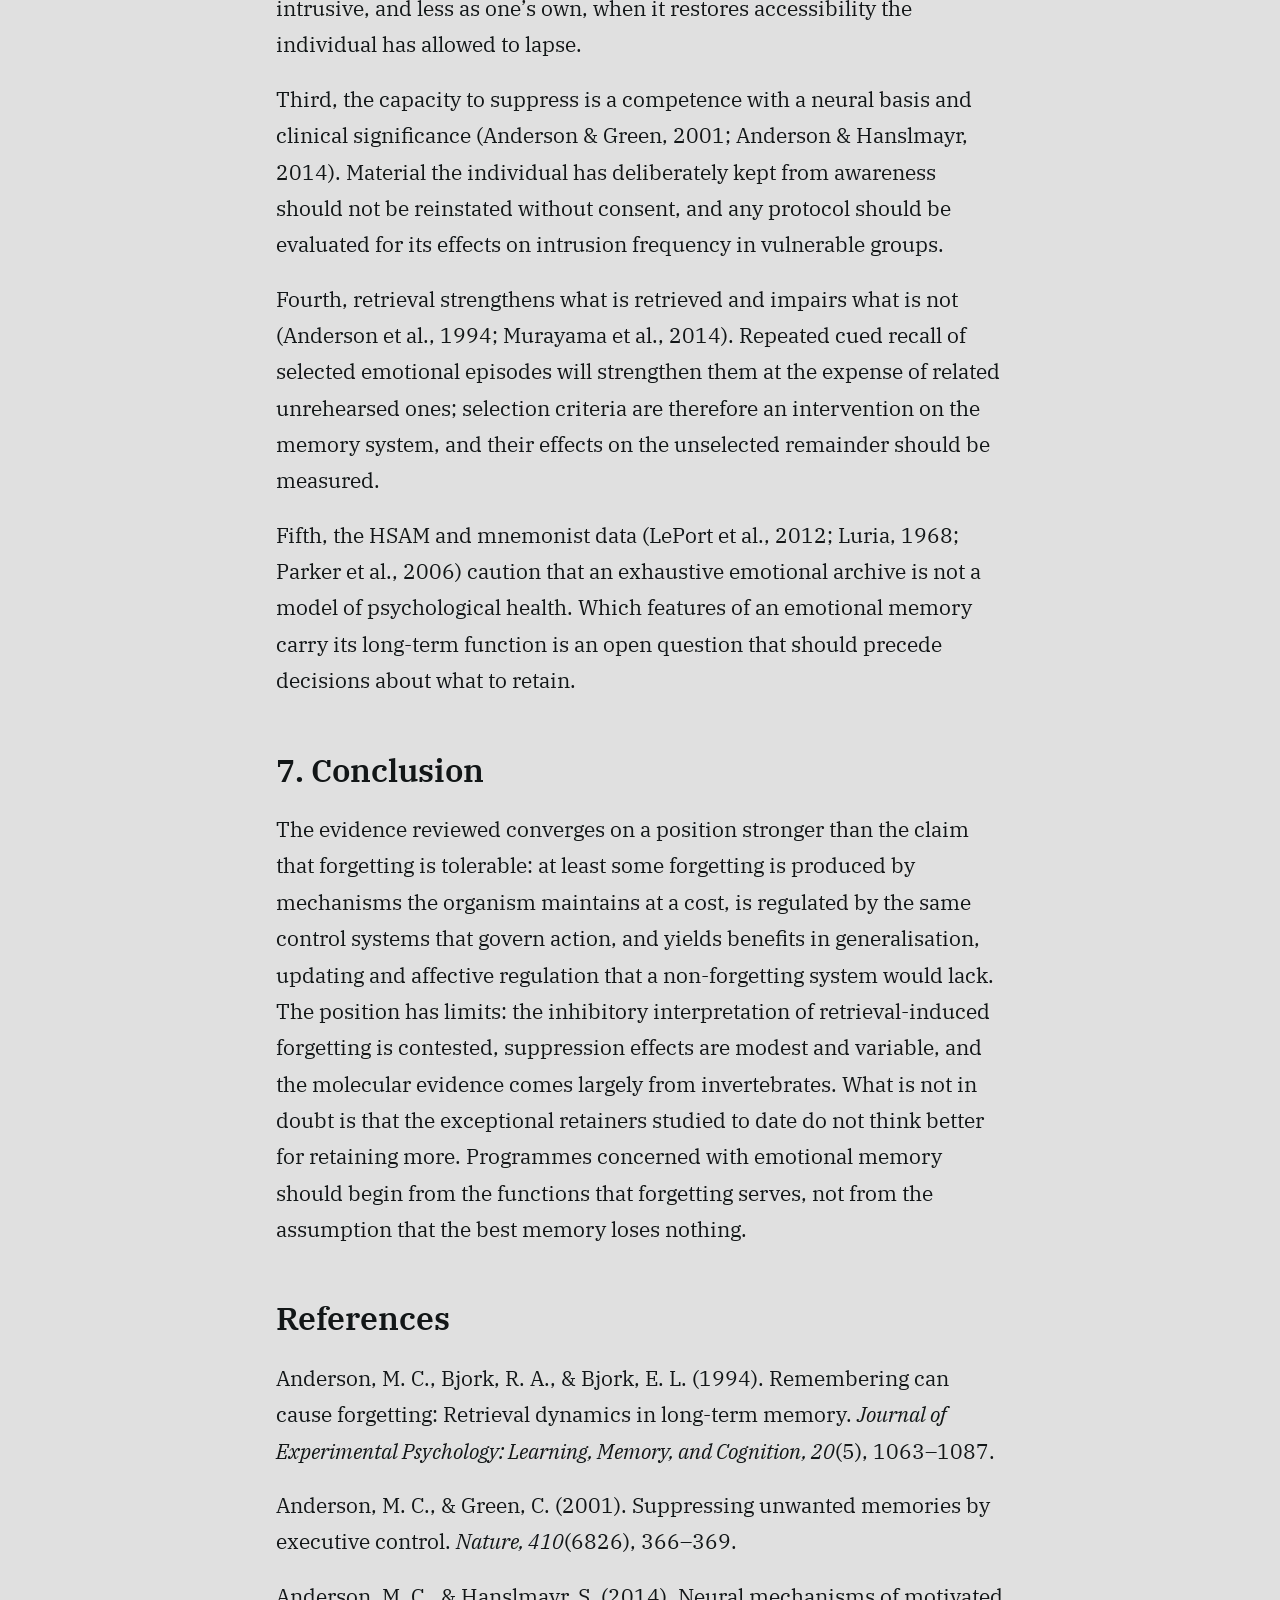
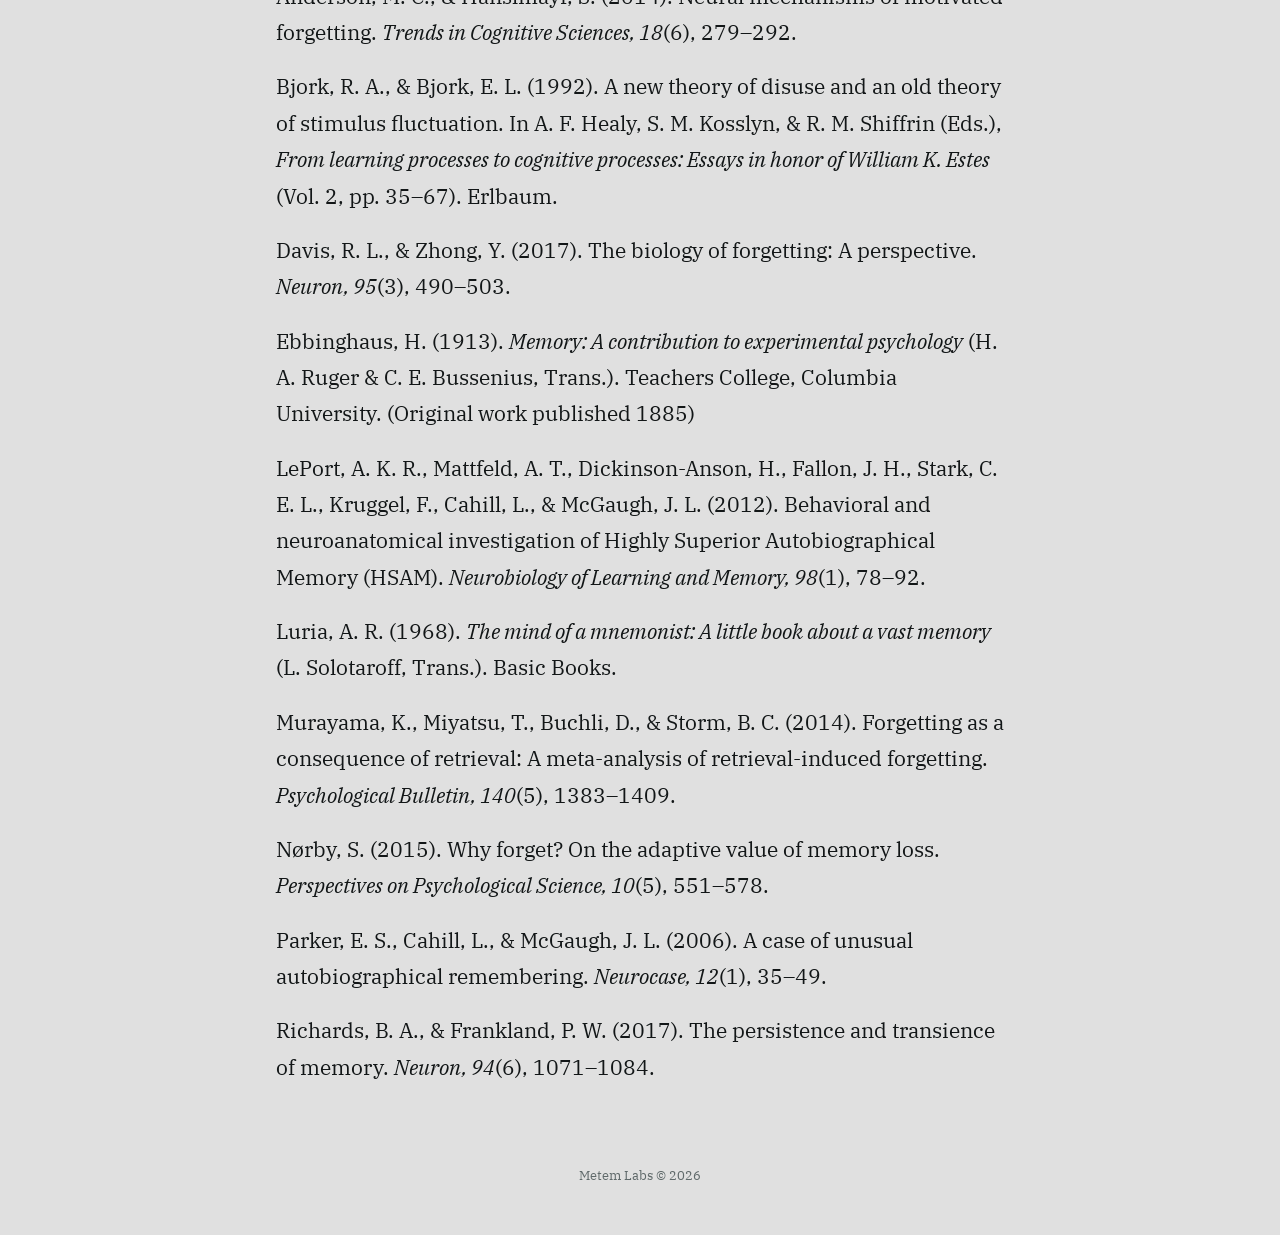
<file: publications/forgetting-as-adaptive-process/index.html>
<!doctype html>
<html lang="en">
<head>
<meta charset="utf-8" />
<meta name="viewport" content="width=device-width, initial-scale=1" />
<title>Forgetting as an Adaptive Process: Interference, Inhibition and the Costs of Total Recall — Metem Labs</title>
<meta name="description" content="Forgetting is commonly treated as a failure of the memory system, a passive loss of information through decay or interference. The present review examines…" />
<link rel="canonical" href="https://metemlabs.com/publications/forgetting-as-adaptive-process/" />
<link rel="icon" href="/favicon.ico" sizes="any" />
<link rel="icon" type="image/png" sizes="32x32" href="/favicon-32x32.png" />
<link rel="icon" type="image/png" sizes="16x16" href="/favicon-16x16.png" />
<link rel="apple-touch-icon" sizes="180x180" href="/apple-touch-icon.png" />
<meta name="theme-color" content="#E0E0E0" />
<meta property="og:title" content="Forgetting as an Adaptive Process: Interference, Inhibition and the Costs of Total Recall — Metem Labs" />
<meta property="og:description" content="Forgetting is commonly treated as a failure of the memory system, a passive loss of information through decay or interference. The present review examines…" />
<meta property="og:url" content="https://metemlabs.com/publications/forgetting-as-adaptive-process/" />
<meta property="og:type" content="article" />
<meta property="og:site_name" content="Metem Labs" />
<meta property="og:locale" content="en_US" />
<meta property="og:image" content="https://metemlabs.com/images/og.png?v=3" />
<meta property="og:image:secure_url" content="https://metemlabs.com/images/og.png?v=3" />
<meta property="og:image:type" content="image/png" />
<meta property="og:image:width" content="1200" />
<meta property="og:image:height" content="630" />
<meta property="og:image:alt" content="Metem Labs. Research Toward Digital Minds." />
<meta name="twitter:card" content="summary_large_image" />
<meta name="twitter:title" content="Forgetting as an Adaptive Process: Interference, Inhibition and the Costs of Total Recall — Metem Labs" />
<meta name="twitter:description" content="Forgetting is commonly treated as a failure of the memory system, a passive loss of information through decay or interference. The present review examines…" />
<meta name="twitter:image" content="https://metemlabs.com/images/og.png?v=3" />
<script type="application/ld+json">{"@context":"https://schema.org","@type":"ScholarlyArticle","headline":"Forgetting as an Adaptive Process: Interference, Inhibition and the Costs of Total Recall","description":"Forgetting is commonly treated as a failure of the memory system, a passive loss of information through decay or interference. The present review examines the alternative position that forgetting is, in substantial part, adaptive and often active. Four bodies of evidence are…","datePublished":"2026-05-30","url":"https://metemlabs.com/publications/forgetting-as-adaptive-process/","inLanguage":"en","publisher":{"@type":"ResearchOrganization","name":"Metem Labs","url":"https://metemlabs.com/","logo":"https://metemlabs.com/favicon-512x512.png","email":"contact@metemlabs.com"},"author":{"@type":"ResearchOrganization","name":"Metem Labs","url":"https://metemlabs.com/","logo":"https://metemlabs.com/favicon-512x512.png","email":"contact@metemlabs.com"}}</script>
<link rel="preconnect" href="https://fonts.googleapis.com" />
<link rel="preconnect" href="https://fonts.gstatic.com" crossorigin />
<link href="https://fonts.googleapis.com/css2?family=IBM+Plex+Serif:ital,wght@0,400;0,500;0,600;1,400&family=JetBrains+Mono:wght@400;700&display=swap" rel="stylesheet" />
<link rel="stylesheet" href="/style.css" />
</head>
<body>
<header class="hdr" id="hdr">
  <div class="hdr-in">
    <a class="logo" href="/" aria-label="Metem Labs — home">METEM <span>LABS</span></a>
    <nav class="hdr-wide" aria-label="Main"><span class="hdr-sep" aria-hidden="true"></span><a class="hdr-link on" href="/publications/" aria-current="page">Publications</a><a class="hdr-link" href="mailto:contact@metemlabs.com">Contact</a></nav>
    <button class="hdr-narrow menu-btn" id="menu-btn" aria-label="Open navigation menu" aria-expanded="false" aria-controls="menu-panel"><span class="mb"><span class="mb-close">CLOSE</span><span class="mb-menu">MENU</span></span></button>
  </div>
</header>
<div class="menu-wrap" id="menu-panel" hidden><div class="menu-in"><div class="menu"><a class="menu-link on" href="/publications/" aria-current="page">Publications</a><a class="menu-link" href="mailto:contact@metemlabs.com">Contact</a></div></div></div>
<script>
(function(){var h=document.getElementById('hdr'),b=document.getElementById('menu-btn'),m=document.getElementById('menu-panel');
function set(o){m.hidden=!o;b.setAttribute('aria-expanded',o);b.setAttribute('aria-label',o?'Close navigation menu':'Open navigation menu');b.classList.toggle('open',o);}
b.addEventListener('click',function(){set(m.hidden);});
document.addEventListener('mousedown',function(e){if(!m.hidden&&!e.target.closest('#menu-btn')&&!m.querySelector('.menu').contains(e.target))set(false);});
document.addEventListener('keydown',function(e){if(e.key==='Escape')set(false);});
function sc(){h.classList.toggle('scrolled',window.scrollY>4);if(!m.hidden)set(false);}
window.addEventListener('scroll',sc,{passive:true});sc();})();
</script>
<main>

  <p class="back"><a class="pill" href="/publications/">← Publications</a></p>
  <header class="pub-head"><span class="pill">2026.05.30</span><h1>Forgetting as an Adaptive Process: Interference, Inhibition and the Costs of Total Recall</h1></header>
  <article class="pub-body"><h2>Abstract</h2><p>Forgetting is commonly treated as a failure of the memory system, a passive loss of information through decay or interference. The present review examines the alternative position that forgetting is, in substantial part, adaptive and often active. Four bodies of evidence are considered: the classical retention data of Ebbinghaus and their reinterpretation in the new theory of disuse; behavioural work on retrieval-induced forgetting and on the deliberate suppression of unwanted memories, together with its neural correlates; recent neurobiological accounts of intrinsic forgetting mechanisms, including synaptic weakening and hippocampal neurogenesis; and the study of individuals with exceptional retention, from Luria’s mnemonist to highly superior autobiographical memory. Across these literatures, forgetting emerges as a set of mechanisms that reduce interference, support generalisation and permit behavioural updating in changing environments, although the replication status and boundary conditions of some effects remain contested. The main conclusion is that a memory system without forgetting would be neither more accurate nor more useful. For any programme that seeks to preserve human emotional memory, this implies that fidelity should be defined by the functional role of a memory rather than by the completeness of its record.</p><p><strong>Keywords:</strong> forgetting; retrieval-induced forgetting; memory suppression; inhibition; neurogenesis; hyperthymesia</p><h2>1. Introduction</h2><p>The everyday model of memory is a storage model: experiences are deposited, retained and later withdrawn, and any discrepancy between the two counts as loss. Within this model forgetting has no function, and the ideal system is one that never forgets.</p><p>This model has been challenged from several directions. Theoretical work reframed the loss of accessibility as a precondition for efficient learning (Bjork &amp; Bjork, 1992). Experimental work showed that forgetting can be produced by the act of remembering itself (Anderson, Bjork, &amp; Bjork, 1994) and by deliberate cognitive control (Anderson &amp; Green, 2001), with identifiable prefrontal and hippocampal correlates (Anderson &amp; Hanslmayr, 2014). Neurobiological reviews have catalogued molecular and cellular processes whose apparent purpose is to remove stored traces (Davis &amp; Zhong, 2017; Richards &amp; Frankland, 2017). Case studies of exceptional retainers reveal costs rather than unqualified benefits (LePort et al., 2012; Luria, 1968; Parker, Cahill, &amp; McGaugh, 2006). Nørby (2015) has offered the most systematic functional taxonomy of these findings.</p><p>The present review has two aims: to assess how strong the evidence is that forgetting is adaptive and, where relevant, active rather than passive, distinguishing established from contested findings; and to derive constraints for any effort to preserve human emotional memory, a domain in which the equation of fidelity with completeness is particularly seductive and, we argue, misleading.</p><h2>2. Classical retention data and the theory of disuse</h2><h3>2.1 Ebbinghaus and the savings method</h3><p>The quantitative study of forgetting begins with Ebbinghaus (1885/1913), who learned lists of nonsense syllables to criterion and measured retention by the savings method: the reduction in trials needed to relearn a list relative to original learning, at intervals from about twenty minutes to thirty-one days. The resulting function is steep at first and then flattens, so that most measurable loss occurs within the first day. Two features are often neglected. First, savings remained positive at the longest intervals even when unaided recall was at floor: a trace can persist without being accessible. Second, repetitions distributed over days produced markedly better retention than the same number massed within a session. The data rest on a single participant, but the shape of the function has been replicated many times, and the dissociation between availability and accessibility became a cornerstone of later theory.</p><h3>2.2 Storage strength and retrieval strength</h3><p>Bjork and Bjork (1992) formalised this dissociation in the new theory of disuse. Each memory carries two independent indices: storage strength, which reflects how well an item is learned and interconnected and is assumed never to decrease, and retrieval strength, which reflects current accessibility and is what declines with disuse and competition. Retrieval strength is a limited resource, so that gains for some items entail losses for others; increments to storage strength are larger when retrieval strength is low; and retrieval is a more potent learning event than re-study.</p><p>Under these assumptions the loss of retrieval strength is not a defect but the condition that makes subsequent learning efficient while keeping older information available. The theory accounts for the spacing effect and for the advantage of testing over restudy, and it predicts that forgetting should be selective and use-dependent, because retrieval strength is redistributed according to what the organism actually retrieves.</p><h2>3. Forgetting produced by remembering</h2><h3>3.1 Retrieval-induced forgetting</h3><p>Anderson, Bjork, and Bjork (1994) introduced the retrieval-practice paradigm. Participants study category–exemplar pairs (<em>Fruit–Orange</em>, <em>Fruit–Banana</em>, <em>Drink–Whisky</em>), then practise retrieving half of the exemplars from half of the categories using stem cues (*Fruit–Or___<em>). The critical comparison at final test is between unpractised items from practised categories (</em>Banana<em>) and items from unpractised categories (</em>Whisky<em>): the former were recalled less well, an effect termed retrieval-induced forgetting (RIF). The authors’ interpretation was inhibitory: when</em><em> </em>Fruit* cues retrieval of <em>Orange</em>, competing fruits are activated and must be suppressed, and this suppression persists as reduced accessibility.</p><p>Two findings were subsequently taken to favour inhibition over associative blocking, on which practised items simply become stronger competitors at test: RIF appears with independent cues absent during practice, and it depends on retrieval practice rather than on extra study of the same items. Both have been replicated, but neither is uncontested.</p><h3>3.2 Replication and moderators</h3><p>In the meta-analysis by Murayama, Miyatsu, Buchli, and Storm (2014), RIF was reliable and of moderate size, and its magnitude was moderated by the integration of materials, the strength of competitors and the delay between practice and test. Some moderator patterns are consistent with inhibition and some equally with interference-based accounts. RIF is therefore a robust behavioural phenomenon whose mechanism remains debated; claims that hinge specifically on inhibition should be presented as provisional.</p><h3>3.3 Deliberate suppression: the think/no-think paradigm</h3><p>Anderson and Green (2001) asked whether forgetting could be produced intentionally. In the think/no-think (TNT) paradigm, participants learn weakly related word pairs (<em>Ordeal–Roach</em>). Cues are then presented repeatedly; for Think items participants recall the response, whereas for No-Think items they prevent the response from entering awareness. At the final test, recall of No-Think items fell below that of baseline items learned but not presented in the second phase, and the deficit increased with the number of suppression trials (0, 1, 8 and 16). The deficit was also observed with independent probes, which argues against participants merely associating the cue with something else.</p><p>The TNT effect has been replicated in many laboratories, although it is modest, a proportion of participants show no effect, and null results have been reported, particularly when compliance is not enforced. Individual differences correlate with executive control, and reduced effects have been reported in post-traumatic stress and depression, although these associations rest on small samples.</p><h3>3.4 Neural mechanisms of motivated forgetting</h3><p>Anderson and Hanslmayr (2014) reviewed the neuroimaging and electrophysiological evidence and distinguished two mechanisms. Direct suppression engages right dorsolateral prefrontal cortex during No-Think trials and reduces hippocampal activity, and the degree of both predicts later forgetting. Thought substitution recruits left ventrolateral prefrontal regions associated with selective retrieval. The direct-suppression network overlaps with that implicated in stopping motor responses, suggesting that memory suppression is one application of a domain-general inhibitory control system. The causal role of hippocampal downregulation, however, has been established mainly by correlation with subsequent recall.</p><p>Table 1 summarises the principal paradigms.</p><table><thead><tr><th>Paradigm</th><th>Manipulation</th><th>Key measure</th><th>Effect</th><th>Replication status</th></tr></thead><tbody><tr><td>Savings (Ebbinghaus, 1885/1913)</td><td>Retention interval</td><td>Relearning savings</td><td>Steep then shallow loss</td><td>Function widely replicated</td></tr><tr><td>Retrieval practice (Anderson et al., 1994)</td><td>Practise some exemplars</td><td>Recall of unpractised competitors</td><td>Impairment</td><td>Reliable; mechanism contested (Murayama et al., 2014)</td></tr><tr><td>Think/no-think (Anderson &amp; Green, 2001)</td><td>Instructed suppression</td><td>No-Think vs baseline recall</td><td>Dose-dependent impairment</td><td>Replicated; modest, variable</td></tr></tbody></table><h2>4. The biology of active forgetting</h2><p>The behavioural literature establishes that forgetting can be selective and controllable, not that the brain is built to forget. Richards and Frankland (2017) distinguish persistence, the mechanisms that stabilise engrams, from transience, the mechanisms that degrade them, and argue that both are regulated. Evidence for active transience includes activity-dependent weakening of synaptic connections, loss of dendritic spines, and adult hippocampal neurogenesis: newly integrated neurons remodel existing circuits, and in rodents increasing neurogenesis after learning accelerates forgetting whereas suppressing it slows forgetting. Their functional argument is drawn from machine learning: a learner that stores every training example overfits, whereas transience discards idiosyncratic detail, promotes generalisation and, in non-stationary environments, removes information that has become misleading. On this view the goal of memory is adaptive decision-making in the present rather than accurate transmission of the past.</p><p>Davis and Zhong (2017) reach a parallel conclusion from molecular data, largely from <em>Drosophila</em>. They argue that the default state of newly formed memories is to be forgotten, through an intrinsic pathway in which the small GTPase Rac1 and cytoskeletal remodelling erode labile traces and dopaminergic signalling after learning drives ongoing forgetting. Blocking these pathways prolongs memory; activating them accelerates its loss. Generalisation from invertebrate conditioning to human autobiographical memory must be cautious. What the two reviews jointly establish is that some forgetting is the product of dedicated biological machinery rather than entropy: a process the organism pays for presumably yields a return.</p><h2>5. The costs of exceptional retention</h2><p>If forgetting is functional, individuals who forget less should exhibit the costs of its absence. The evidence is case-based and cannot support causal inference, but it is consistent in direction.</p><p>Luria (1968) followed the mnemonist S. for nearly thirty years. S. reproduced lists of seventy or more items in any order and recalled lists learned fifteen years earlier, relying on pronounced synaesthesia and an involuntary conversion of words into images. Luria’s clinical observations concern the costs. S. had difficulty extracting the gist of a text because each word generated an image that competed with the next; he found metaphor hard to process; he had difficulty recognising faces, because each instance had been stored separately; and material from previous performances intruded on later ones. Its central observation, that indiscriminate retention interferes with abstraction, anticipates the overfitting argument above.</p><p>Parker, Cahill, and McGaugh (2006) reported the case of AJ, who could recall the events of nearly any day of her adult life when given a date, verified against diaries; her performance on many standard laboratory tests was unremarkable, and her recall was described as automatic, uncontrollable and at times burdensome. LePort et al. (2012) studied eleven individuals with highly superior autobiographical memory (HSAM) against matched controls. HSAM participants were dramatically superior on tests of public and personal event memory, yet performed at control levels on most standard laboratory measures. Structural imaging revealed differences in temporal and parietal regions, and HSAM participants scored higher on measures of obsessional tendencies. Subsequent work has found HSAM individuals as susceptible as controls to laboratory-induced false memories. The literature is small, but it demonstrates that superior retention does not generalise to superior cognition and carries a distinctive profile of costs.</p><p>Nørby (2015) organises these findings into three adaptive functions: emotional regulation, as the affective charge of negative experiences attenuates; cognitive economy, as competing information that retrieval must search is reduced; and knowledge acquisition, as episodes are abstracted into schemas. These functions can conflict with one another and with accuracy, so the value of forgetting is contingent rather than absolute. The taxonomy clarifies where forgetting becomes pathological: not when much is lost, but when what is lost is required for the functions that remain.</p><h2>6. Implications for emotion preservation</h2><p>The findings reviewed impose constraints on any programme for preserving human emotional memory, stated here as propositions open to empirical test.</p><p>First, the fidelity of an emotional memory cannot be defined by the completeness of its record. An affective trace that persists across a lifetime has been shaped by transience: peripheral detail has been discarded and the residual tone, evaluation and relational meaning have been abstracted (Nørby, 2015; Richards &amp; Frankland, 2017). The testable proposition is that judgements of authenticity by the rememberer will track the abstracted form of an emotional memory more closely than its detailed original.</p><p>Second, accessibility and availability are distinct (Bjork &amp; Bjork, 1992; Ebbinghaus, 1885/1913). A programme may aim to preserve availability while leaving accessibility to the person’s own retrieval history. The proposition is that re-exposed material will be experienced as more intrusive, and less as one’s own, when it restores accessibility the individual has allowed to lapse.</p><p>Third, the capacity to suppress is a competence with a neural basis and clinical significance (Anderson &amp; Green, 2001; Anderson &amp; Hanslmayr, 2014). Material the individual has deliberately kept from awareness should not be reinstated without consent, and any protocol should be evaluated for its effects on intrusion frequency in vulnerable groups.</p><p>Fourth, retrieval strengthens what is retrieved and impairs what is not (Anderson et al., 1994; Murayama et al., 2014). Repeated cued recall of selected emotional episodes will strengthen them at the expense of related unrehearsed ones; selection criteria are therefore an intervention on the memory system, and their effects on the unselected remainder should be measured.</p><p>Fifth, the HSAM and mnemonist data (LePort et al., 2012; Luria, 1968; Parker et al., 2006) caution that an exhaustive emotional archive is not a model of psychological health. Which features of an emotional memory carry its long-term function is an open question that should precede decisions about what to retain.</p><h2>7. Conclusion</h2><p>The evidence reviewed converges on a position stronger than the claim that forgetting is tolerable: at least some forgetting is produced by mechanisms the organism maintains at a cost, is regulated by the same control systems that govern action, and yields benefits in generalisation, updating and affective regulation that a non-forgetting system would lack. The position has limits: the inhibitory interpretation of retrieval-induced forgetting is contested, suppression effects are modest and variable, and the molecular evidence comes largely from invertebrates. What is not in doubt is that the exceptional retainers studied to date do not think better for retaining more. Programmes concerned with emotional memory should begin from the functions that forgetting serves, not from the assumption that the best memory loses nothing.</p><h2>References</h2><p>Anderson, M. C., Bjork, R. A., &amp; Bjork, E. L. (1994). Remembering can cause forgetting: Retrieval dynamics in long-term memory. <em>Journal of Experimental Psychology: Learning, Memory, and Cognition, 20</em>(5), 1063–1087.</p><p>Anderson, M. C., &amp; Green, C. (2001). Suppressing unwanted memories by executive control. <em>Nature, 410</em>(6826), 366–369.</p><p>Anderson, M. C., &amp; Hanslmayr, S. (2014). Neural mechanisms of motivated forgetting. <em>Trends in Cognitive Sciences, 18</em>(6), 279–292.</p><p>Bjork, R. A., &amp; Bjork, E. L. (1992). A new theory of disuse and an old theory of stimulus fluctuation. In A. F. Healy, S. M. Kosslyn, &amp; R. M. Shiffrin (Eds.), <em>From learning processes to cognitive processes: Essays in honor of William K. Estes</em> (Vol. 2, pp. 35–67). Erlbaum.</p><p>Davis, R. L., &amp; Zhong, Y. (2017). The biology of forgetting: A perspective. <em>Neuron, 95</em>(3), 490–503.</p><p>Ebbinghaus, H. (1913). <em>Memory: A contribution to experimental psychology</em> (H. A. Ruger &amp; C. E. Bussenius, Trans.). Teachers College, Columbia University. (Original work published 1885)</p><p>LePort, A. K. R., Mattfeld, A. T., Dickinson-Anson, H., Fallon, J. H., Stark, C. E. L., Kruggel, F., Cahill, L., &amp; McGaugh, J. L. (2012). Behavioral and neuroanatomical investigation of Highly Superior Autobiographical Memory (HSAM). <em>Neurobiology of Learning and Memory, 98</em>(1), 78–92.</p><p>Luria, A. R. (1968). <em>The mind of a mnemonist: A little book about a vast memory</em> (L. Solotaroff, Trans.). Basic Books.</p><p>Murayama, K., Miyatsu, T., Buchli, D., &amp; Storm, B. C. (2014). Forgetting as a consequence of retrieval: A meta-analysis of retrieval-induced forgetting. <em>Psychological Bulletin, 140</em>(5), 1383–1409.</p><p>Nørby, S. (2015). Why forget? On the adaptive value of memory loss. <em>Perspectives on Psychological Science, 10</em>(5), 551–578.</p><p>Parker, E. S., Cahill, L., &amp; McGaugh, J. L. (2006). A case of unusual autobiographical remembering. <em>Neurocase, 12</em>(1), 35–49.</p><p>Richards, B. A., &amp; Frankland, P. W. (2017). The persistence and transience of memory. <em>Neuron, 94</em>(6), 1071–1084.</p></article>
  <footer>Metem Labs © 2026</footer>
</main>
</body>
</html>
</file>
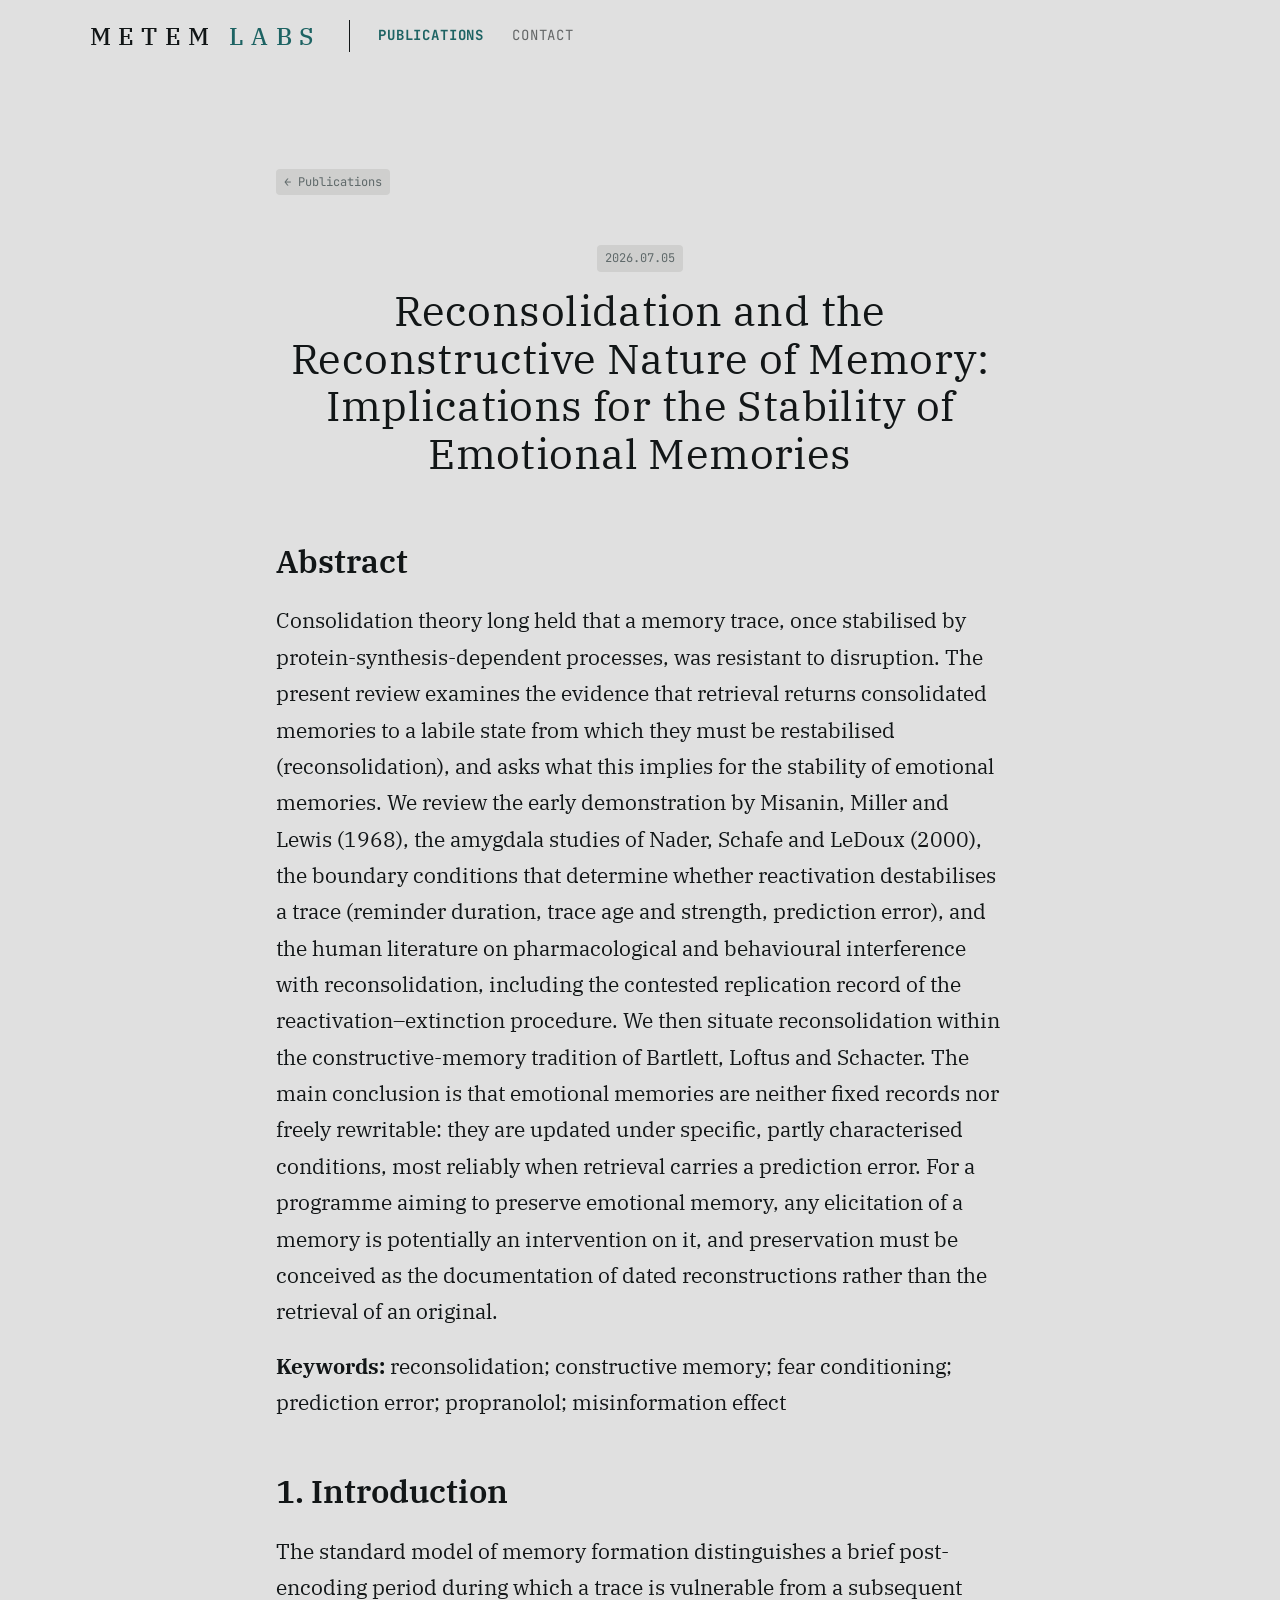
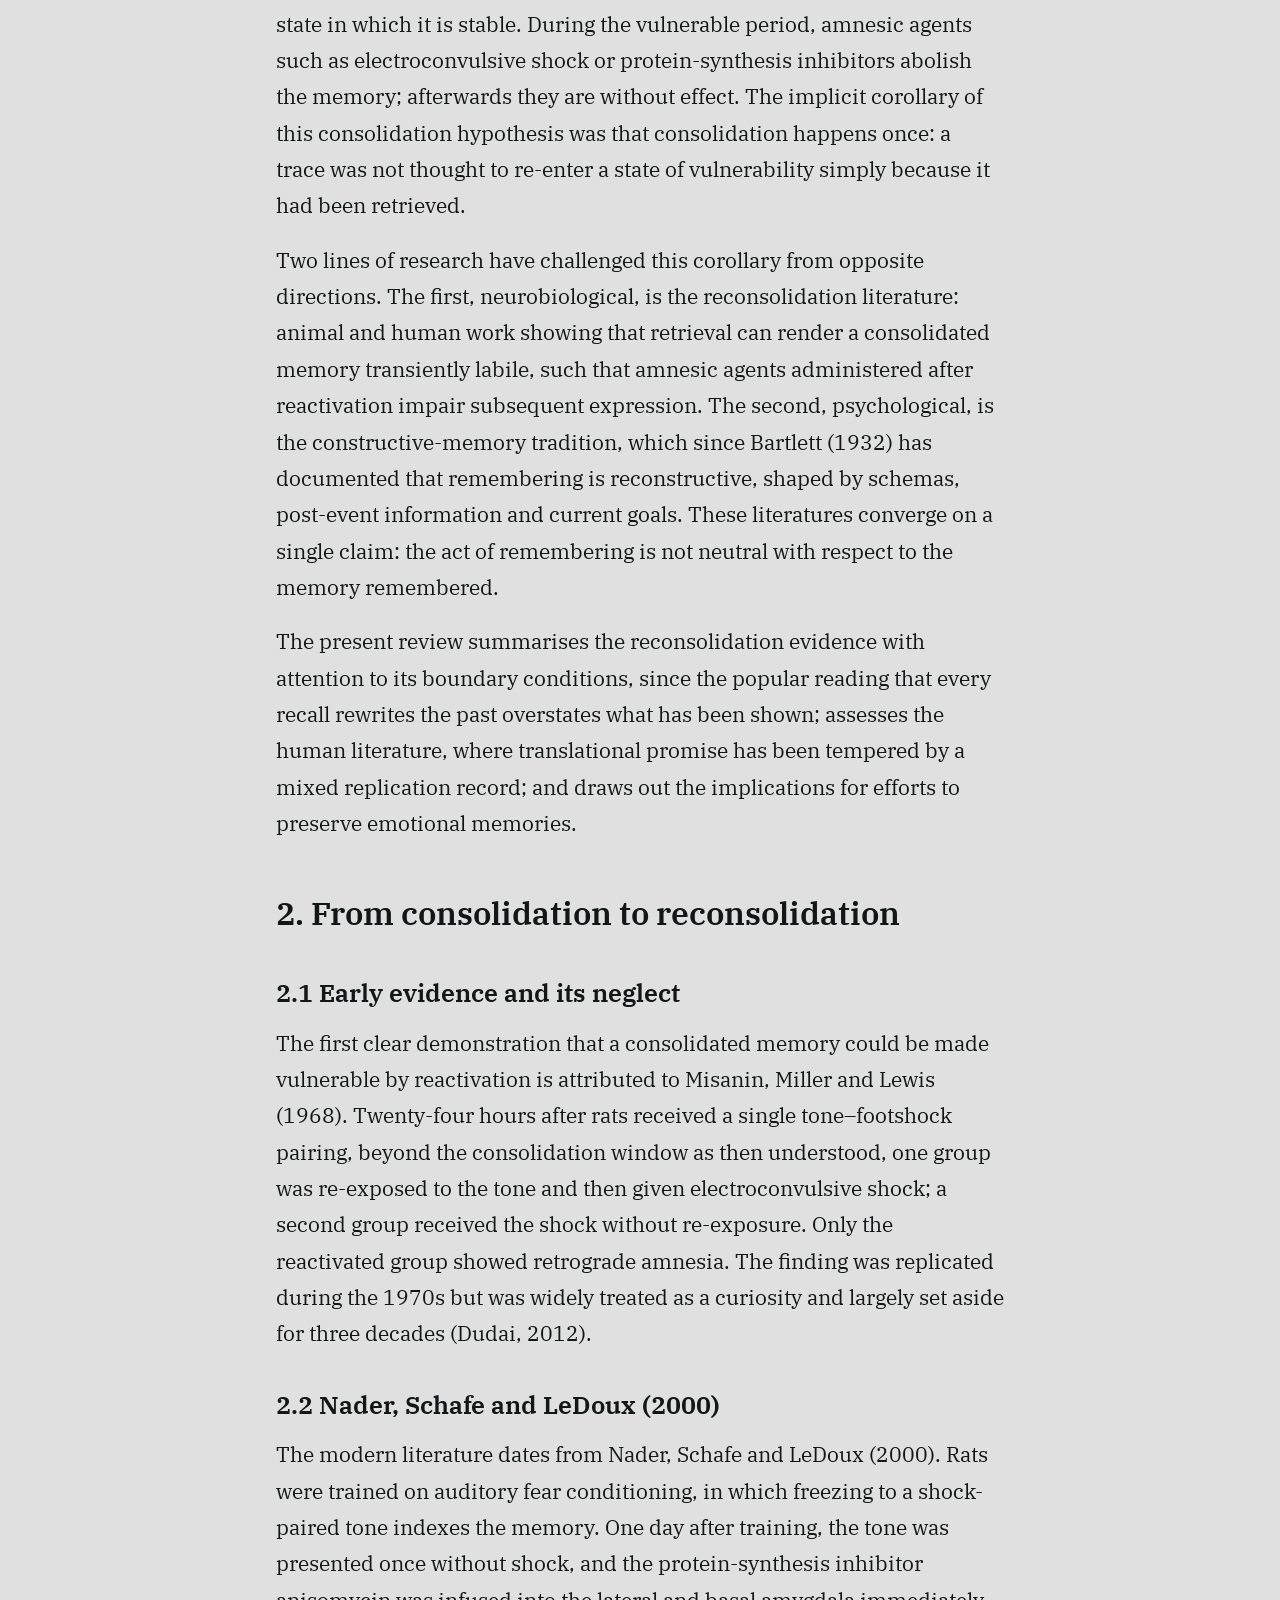
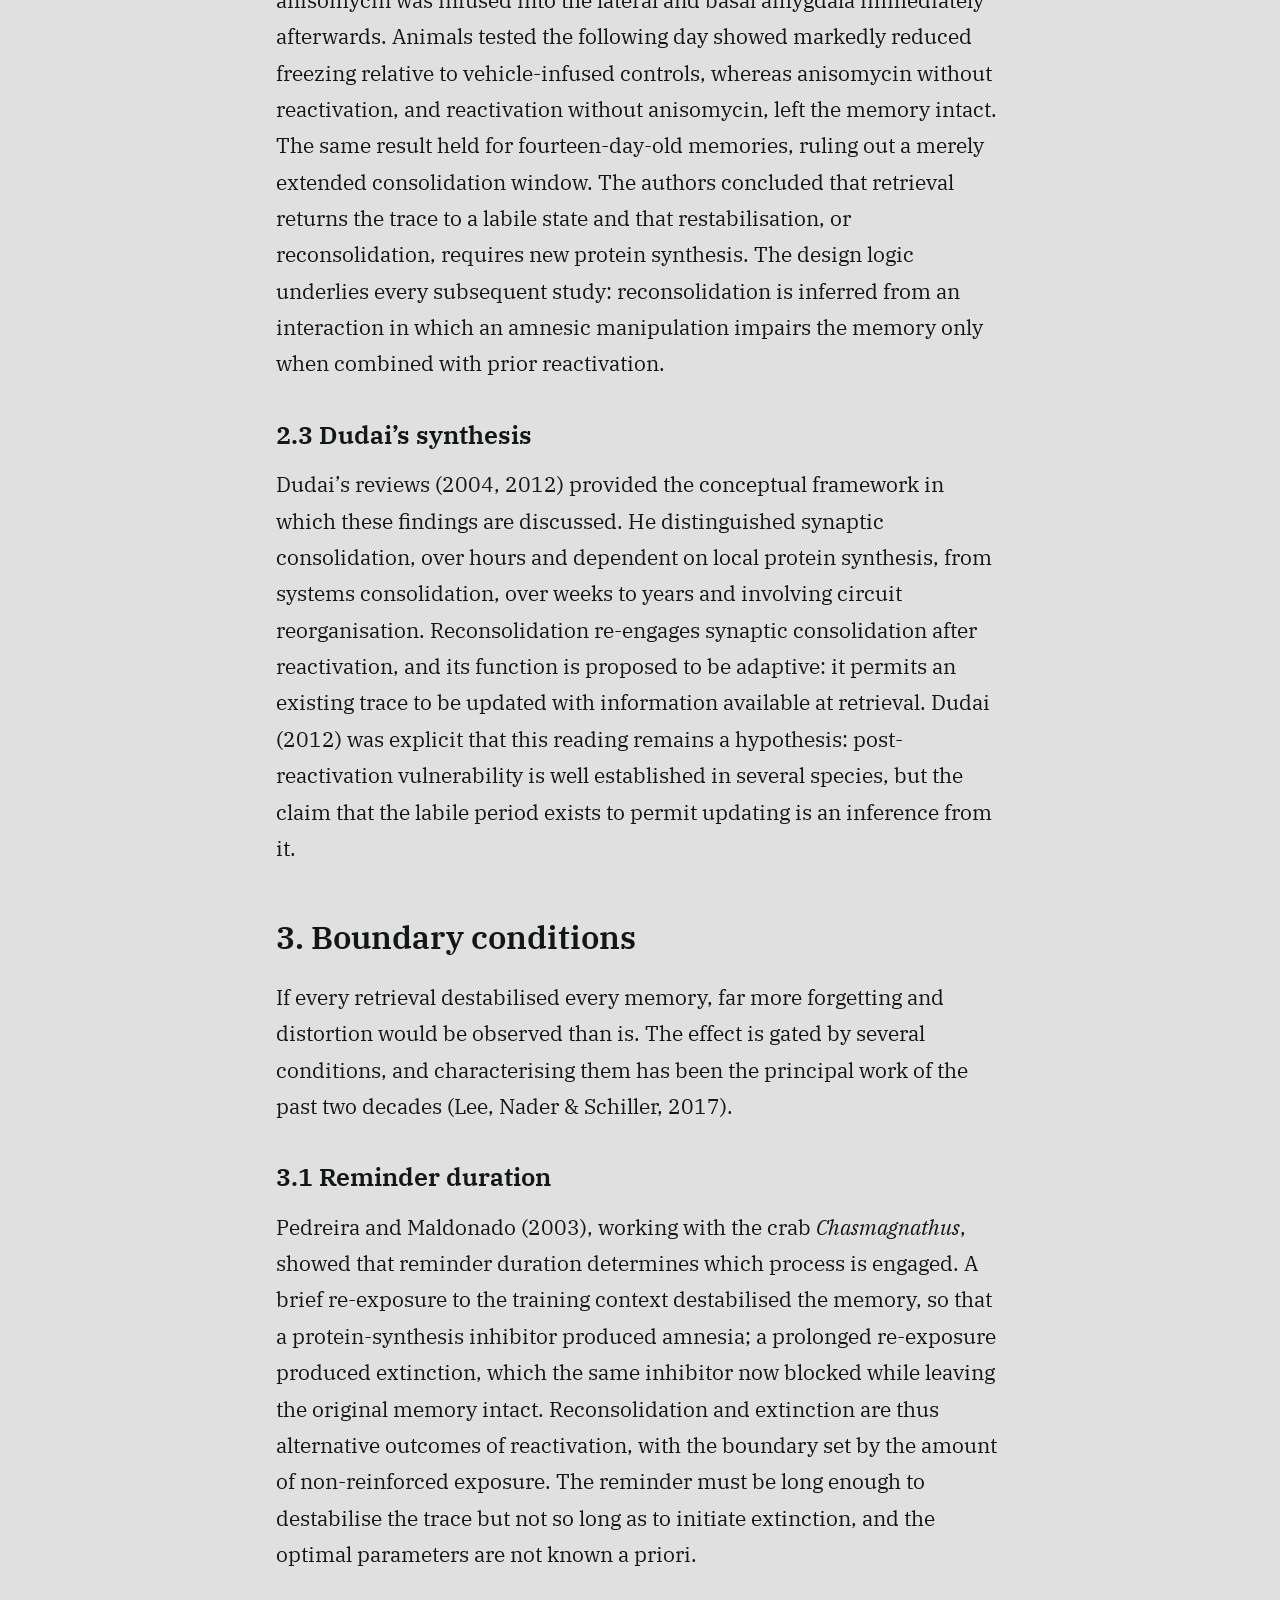
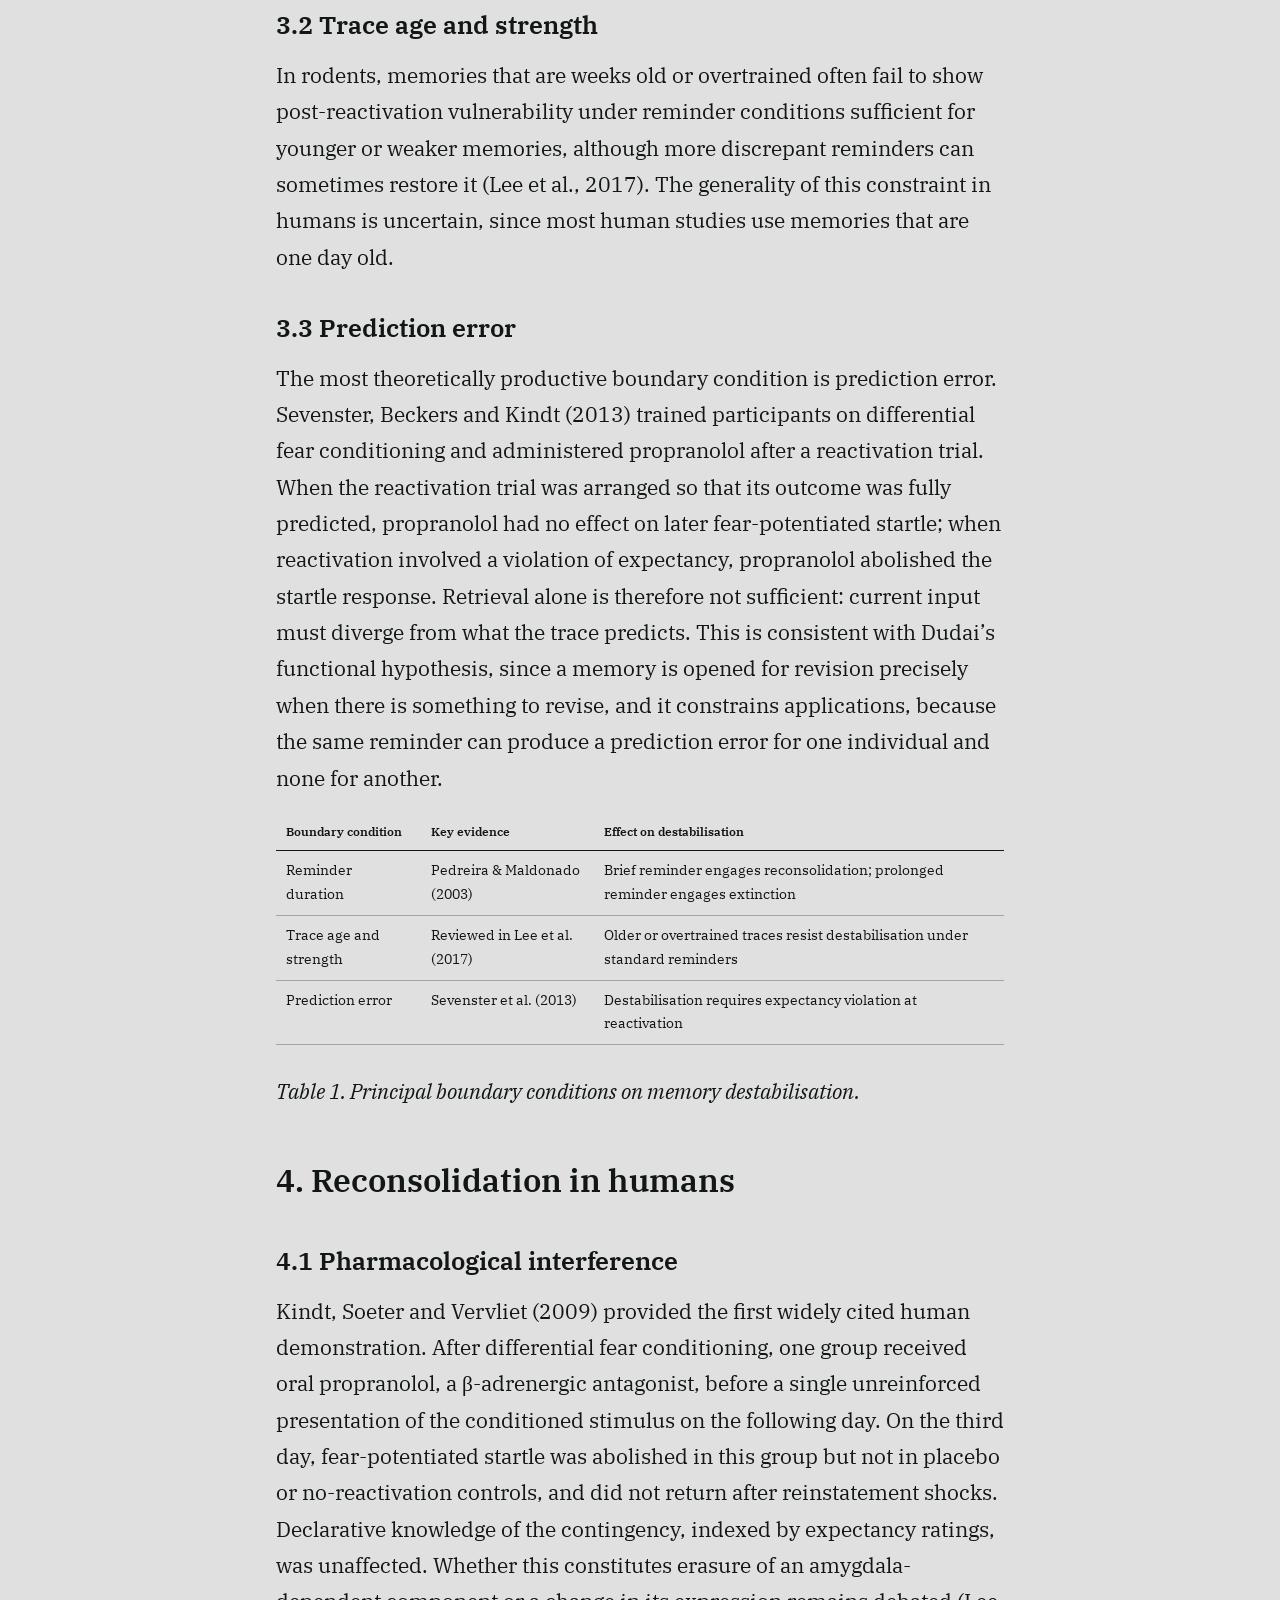
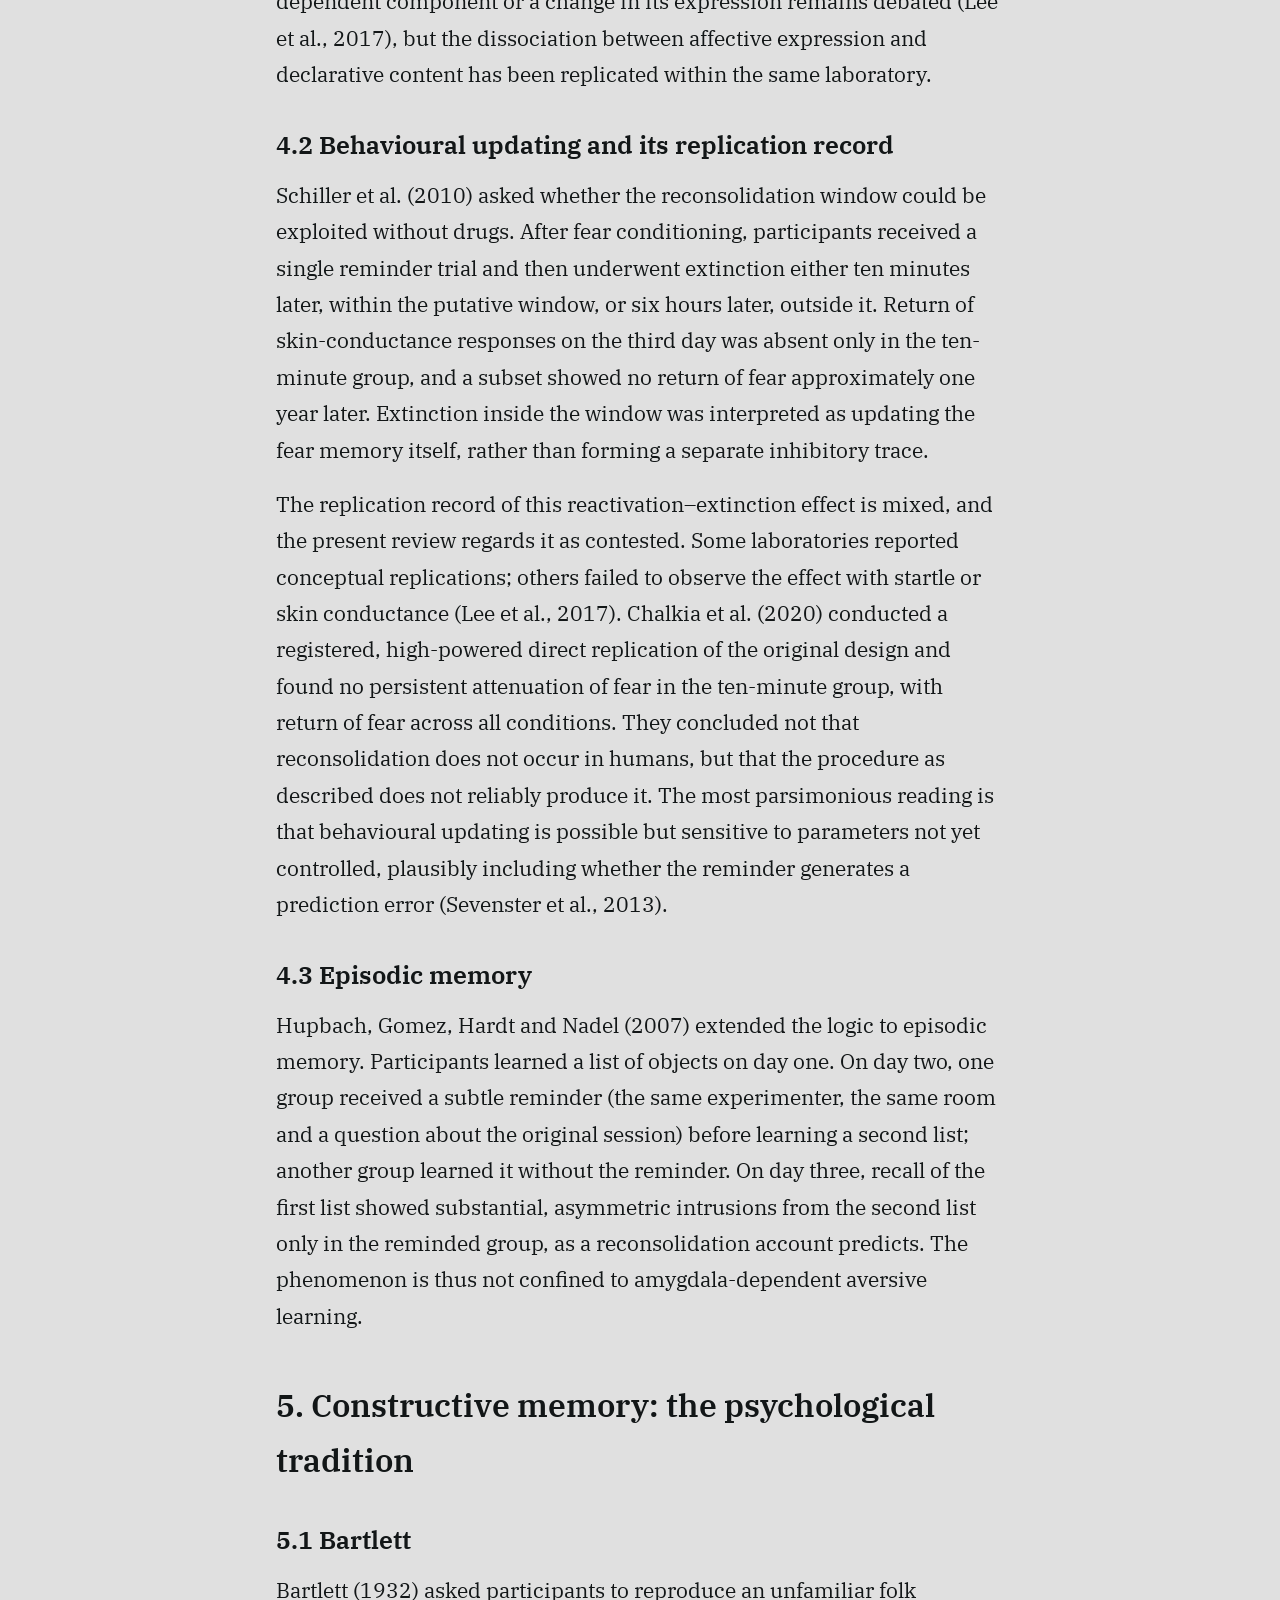
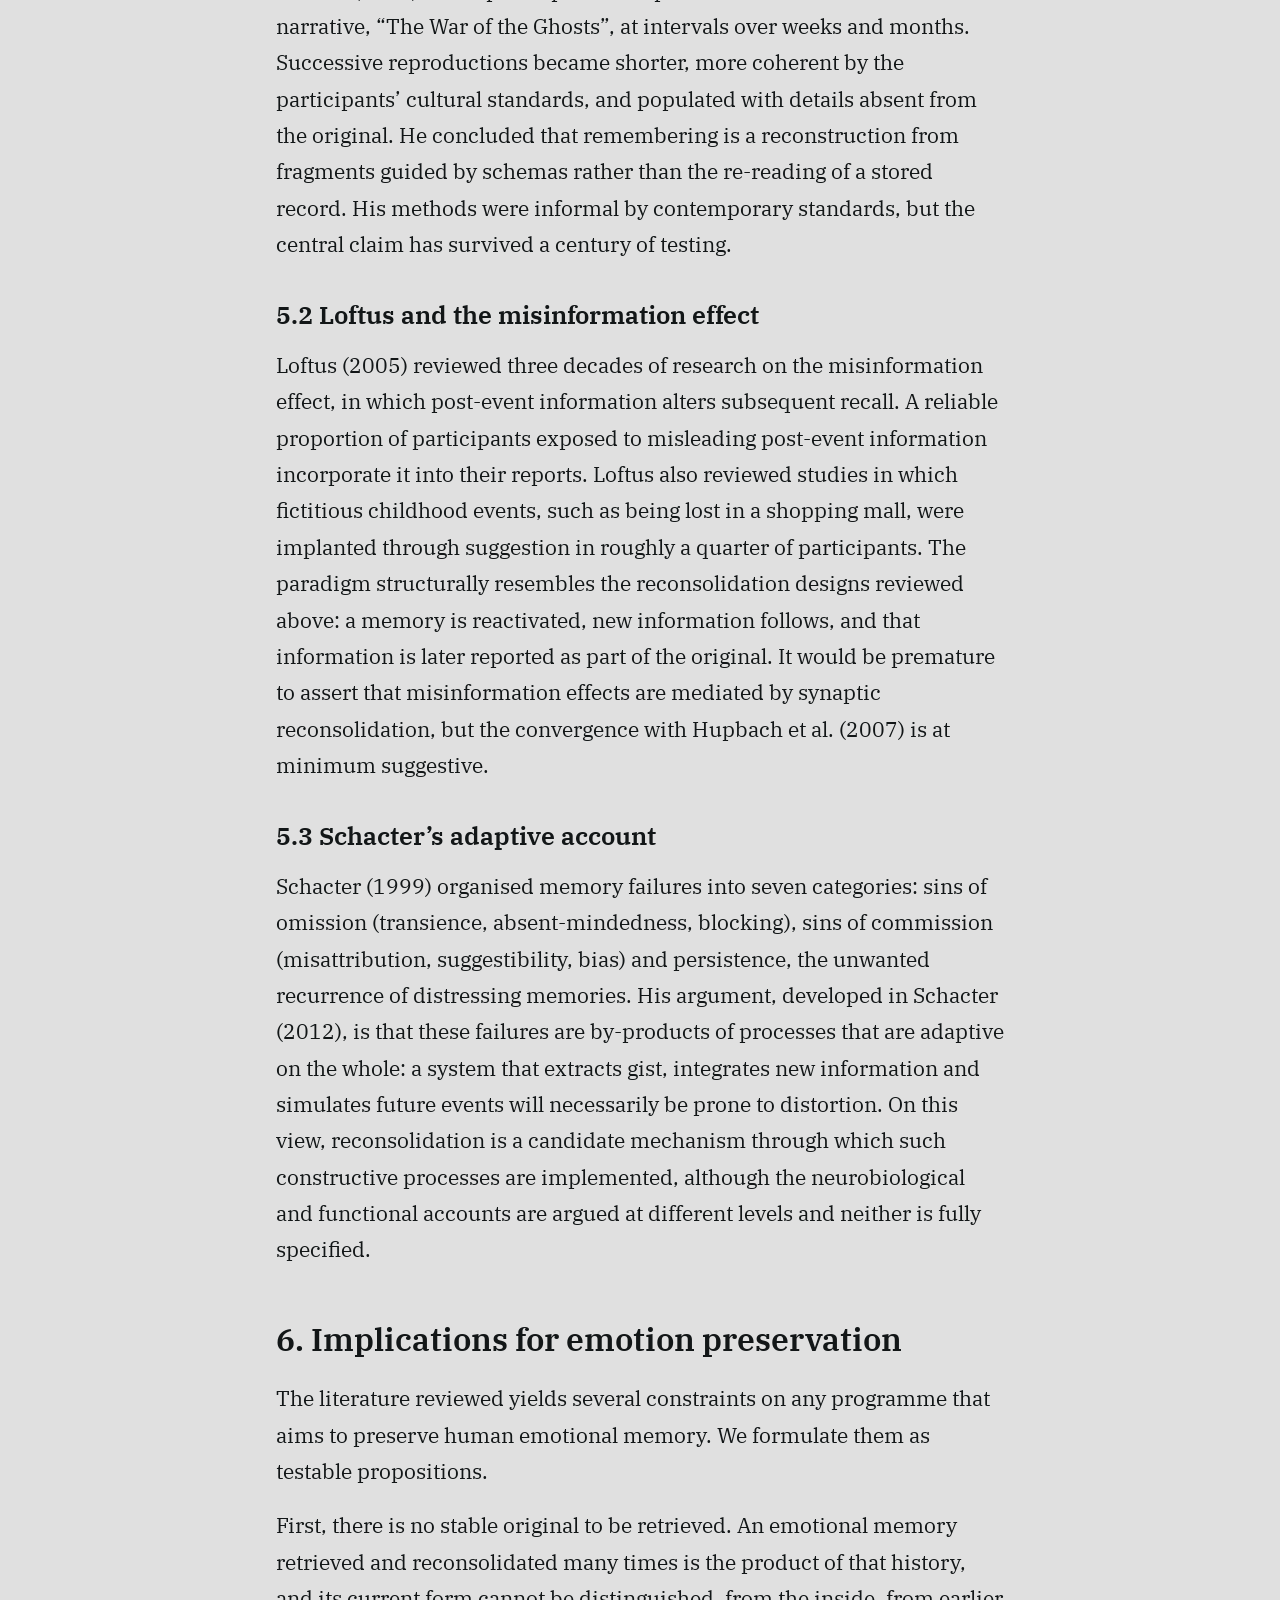
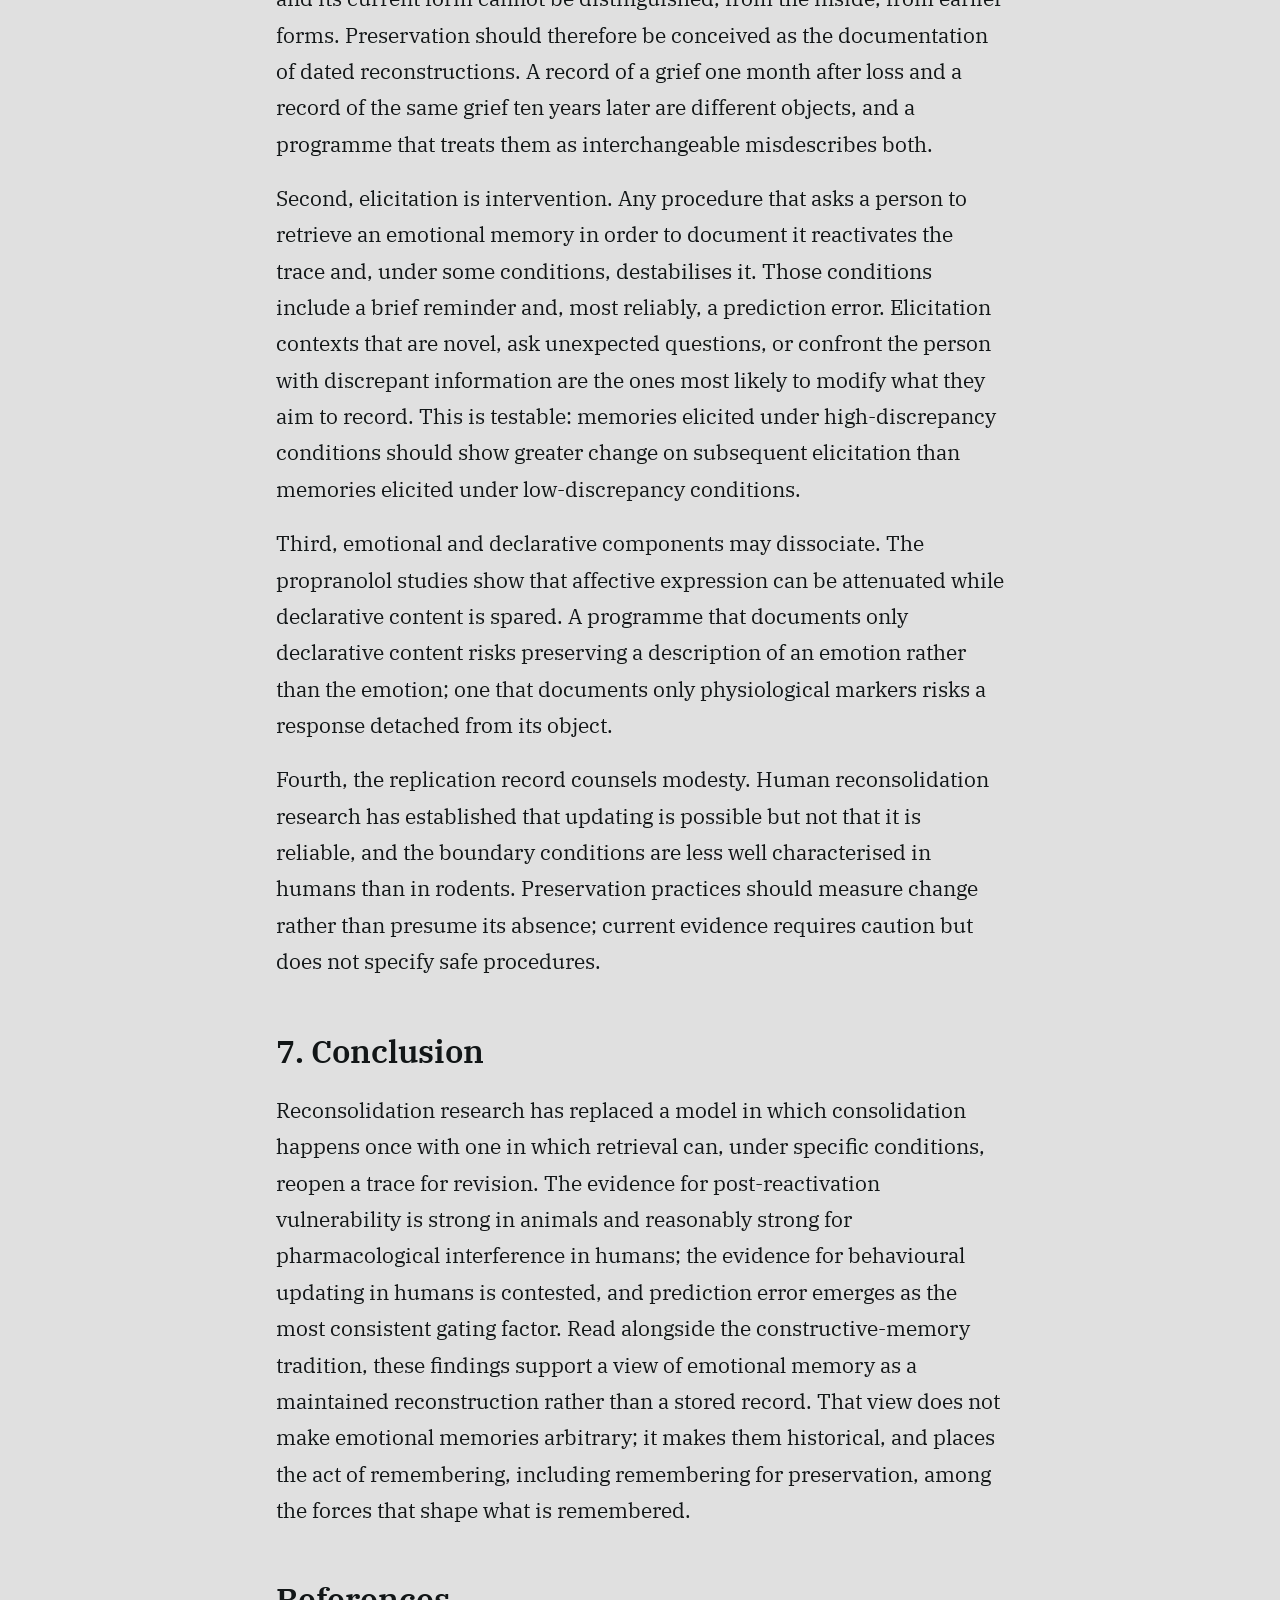
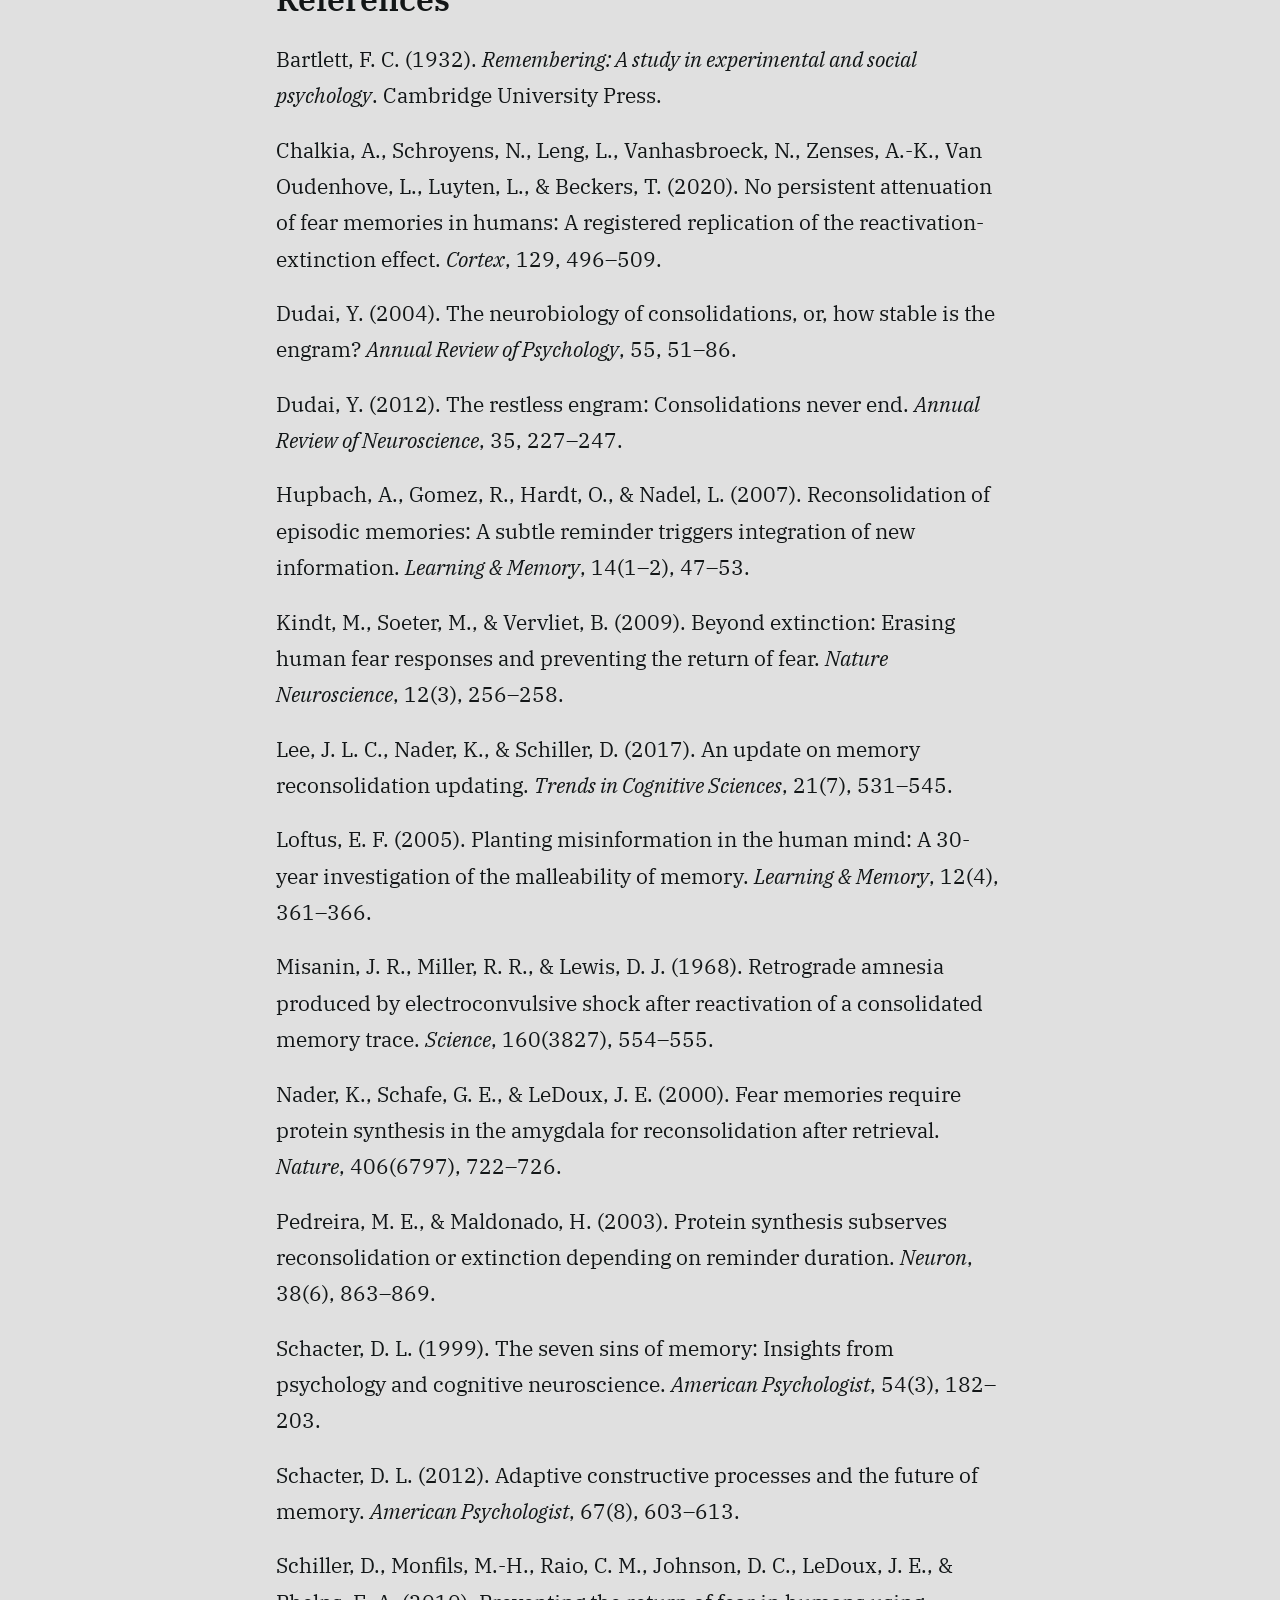
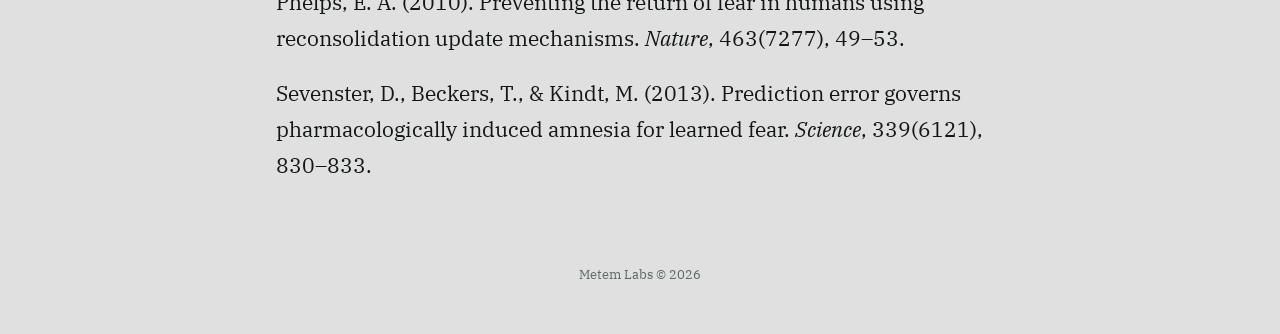
<file: publications/reconsolidation-and-reconstructive-memory/index.html>
<!doctype html>
<html lang="en">
<head>
<meta charset="utf-8" />
<meta name="viewport" content="width=device-width, initial-scale=1" />
<title>Reconsolidation and the Reconstructive Nature of Memory: Implications for the Stability of Emotional Memories — Metem Labs</title>
<meta name="description" content="Consolidation theory long held that a memory trace, once stabilised by protein-synthesis-dependent processes, was resistant to disruption. The present…" />
<link rel="canonical" href="https://metemlabs.com/publications/reconsolidation-and-reconstructive-memory/" />
<link rel="icon" href="/favicon.ico" sizes="any" />
<link rel="icon" type="image/png" sizes="32x32" href="/favicon-32x32.png" />
<link rel="icon" type="image/png" sizes="16x16" href="/favicon-16x16.png" />
<link rel="apple-touch-icon" sizes="180x180" href="/apple-touch-icon.png" />
<meta name="theme-color" content="#E0E0E0" />
<meta property="og:title" content="Reconsolidation and the Reconstructive Nature of Memory: Implications for the Stability of Emotional Memories — Metem Labs" />
<meta property="og:description" content="Consolidation theory long held that a memory trace, once stabilised by protein-synthesis-dependent processes, was resistant to disruption. The present…" />
<meta property="og:url" content="https://metemlabs.com/publications/reconsolidation-and-reconstructive-memory/" />
<meta property="og:type" content="article" />
<meta property="og:site_name" content="Metem Labs" />
<meta property="og:locale" content="en_US" />
<meta property="og:image" content="https://metemlabs.com/images/og.png?v=3" />
<meta property="og:image:secure_url" content="https://metemlabs.com/images/og.png?v=3" />
<meta property="og:image:type" content="image/png" />
<meta property="og:image:width" content="1200" />
<meta property="og:image:height" content="630" />
<meta property="og:image:alt" content="Metem Labs. Research Toward Digital Minds." />
<meta name="twitter:card" content="summary_large_image" />
<meta name="twitter:title" content="Reconsolidation and the Reconstructive Nature of Memory: Implications for the Stability of Emotional Memories — Metem Labs" />
<meta name="twitter:description" content="Consolidation theory long held that a memory trace, once stabilised by protein-synthesis-dependent processes, was resistant to disruption. The present…" />
<meta name="twitter:image" content="https://metemlabs.com/images/og.png?v=3" />
<script type="application/ld+json">{"@context":"https://schema.org","@type":"ScholarlyArticle","headline":"Reconsolidation and the Reconstructive Nature of Memory: Implications for the Stability of Emotional Memories","description":"Consolidation theory long held that a memory trace, once stabilised by protein-synthesis-dependent processes, was resistant to disruption. The present review examines the evidence that retrieval returns consolidated memories to a labile state from which they must be…","datePublished":"2026-07-05","url":"https://metemlabs.com/publications/reconsolidation-and-reconstructive-memory/","inLanguage":"en","publisher":{"@type":"ResearchOrganization","name":"Metem Labs","url":"https://metemlabs.com/","logo":"https://metemlabs.com/favicon-512x512.png","email":"contact@metemlabs.com"},"author":{"@type":"ResearchOrganization","name":"Metem Labs","url":"https://metemlabs.com/","logo":"https://metemlabs.com/favicon-512x512.png","email":"contact@metemlabs.com"}}</script>
<link rel="preconnect" href="https://fonts.googleapis.com" />
<link rel="preconnect" href="https://fonts.gstatic.com" crossorigin />
<link href="https://fonts.googleapis.com/css2?family=IBM+Plex+Serif:ital,wght@0,400;0,500;0,600;1,400&family=JetBrains+Mono:wght@400;700&display=swap" rel="stylesheet" />
<link rel="stylesheet" href="/style.css" />
</head>
<body>
<header class="hdr" id="hdr">
  <div class="hdr-in">
    <a class="logo" href="/" aria-label="Metem Labs — home">METEM <span>LABS</span></a>
    <nav class="hdr-wide" aria-label="Main"><span class="hdr-sep" aria-hidden="true"></span><a class="hdr-link on" href="/publications/" aria-current="page">Publications</a><a class="hdr-link" href="mailto:contact@metemlabs.com">Contact</a></nav>
    <button class="hdr-narrow menu-btn" id="menu-btn" aria-label="Open navigation menu" aria-expanded="false" aria-controls="menu-panel"><span class="mb"><span class="mb-close">CLOSE</span><span class="mb-menu">MENU</span></span></button>
  </div>
</header>
<div class="menu-wrap" id="menu-panel" hidden><div class="menu-in"><div class="menu"><a class="menu-link on" href="/publications/" aria-current="page">Publications</a><a class="menu-link" href="mailto:contact@metemlabs.com">Contact</a></div></div></div>
<script>
(function(){var h=document.getElementById('hdr'),b=document.getElementById('menu-btn'),m=document.getElementById('menu-panel');
function set(o){m.hidden=!o;b.setAttribute('aria-expanded',o);b.setAttribute('aria-label',o?'Close navigation menu':'Open navigation menu');b.classList.toggle('open',o);}
b.addEventListener('click',function(){set(m.hidden);});
document.addEventListener('mousedown',function(e){if(!m.hidden&&!e.target.closest('#menu-btn')&&!m.querySelector('.menu').contains(e.target))set(false);});
document.addEventListener('keydown',function(e){if(e.key==='Escape')set(false);});
function sc(){h.classList.toggle('scrolled',window.scrollY>4);if(!m.hidden)set(false);}
window.addEventListener('scroll',sc,{passive:true});sc();})();
</script>
<main>

  <p class="back"><a class="pill" href="/publications/">← Publications</a></p>
  <header class="pub-head"><span class="pill">2026.07.05</span><h1>Reconsolidation and the Reconstructive Nature of Memory: Implications for the Stability of Emotional Memories</h1></header>
  <article class="pub-body"><h2>Abstract</h2><p>Consolidation theory long held that a memory trace, once stabilised by protein-synthesis-dependent processes, was resistant to disruption. The present review examines the evidence that retrieval returns consolidated memories to a labile state from which they must be restabilised (reconsolidation), and asks what this implies for the stability of emotional memories. We review the early demonstration by Misanin, Miller and Lewis (1968), the amygdala studies of Nader, Schafe and LeDoux (2000), the boundary conditions that determine whether reactivation destabilises a trace (reminder duration, trace age and strength, prediction error), and the human literature on pharmacological and behavioural interference with reconsolidation, including the contested replication record of the reactivation–extinction procedure. We then situate reconsolidation within the constructive-memory tradition of Bartlett, Loftus and Schacter. The main conclusion is that emotional memories are neither fixed records nor freely rewritable: they are updated under specific, partly characterised conditions, most reliably when retrieval carries a prediction error. For a programme aiming to preserve emotional memory, any elicitation of a memory is potentially an intervention on it, and preservation must be conceived as the documentation of dated reconstructions rather than the retrieval of an original.</p><p><strong>Keywords:</strong> reconsolidation; constructive memory; fear conditioning; prediction error; propranolol; misinformation effect</p><h2>1. Introduction</h2><p>The standard model of memory formation distinguishes a brief post-encoding period during which a trace is vulnerable from a subsequent state in which it is stable. During the vulnerable period, amnesic agents such as electroconvulsive shock or protein-synthesis inhibitors abolish the memory; afterwards they are without effect. The implicit corollary of this consolidation hypothesis was that consolidation happens once: a trace was not thought to re-enter a state of vulnerability simply because it had been retrieved.</p><p>Two lines of research have challenged this corollary from opposite directions. The first, neurobiological, is the reconsolidation literature: animal and human work showing that retrieval can render a consolidated memory transiently labile, such that amnesic agents administered after reactivation impair subsequent expression. The second, psychological, is the constructive-memory tradition, which since Bartlett (1932) has documented that remembering is reconstructive, shaped by schemas, post-event information and current goals. These literatures converge on a single claim: the act of remembering is not neutral with respect to the memory remembered.</p><p>The present review summarises the reconsolidation evidence with attention to its boundary conditions, since the popular reading that every recall rewrites the past overstates what has been shown; assesses the human literature, where translational promise has been tempered by a mixed replication record; and draws out the implications for efforts to preserve emotional memories.</p><h2>2. From consolidation to reconsolidation</h2><h3>2.1 Early evidence and its neglect</h3><p>The first clear demonstration that a consolidated memory could be made vulnerable by reactivation is attributed to Misanin, Miller and Lewis (1968). Twenty-four hours after rats received a single tone–footshock pairing, beyond the consolidation window as then understood, one group was re-exposed to the tone and then given electroconvulsive shock; a second group received the shock without re-exposure. Only the reactivated group showed retrograde amnesia. The finding was replicated during the 1970s but was widely treated as a curiosity and largely set aside for three decades (Dudai, 2012).</p><h3>2.2 Nader, Schafe and LeDoux (2000)</h3><p>The modern literature dates from Nader, Schafe and LeDoux (2000). Rats were trained on auditory fear conditioning, in which freezing to a shock-paired tone indexes the memory. One day after training, the tone was presented once without shock, and the protein-synthesis inhibitor anisomycin was infused into the lateral and basal amygdala immediately afterwards. Animals tested the following day showed markedly reduced freezing relative to vehicle-infused controls, whereas anisomycin without reactivation, and reactivation without anisomycin, left the memory intact. The same result held for fourteen-day-old memories, ruling out a merely extended consolidation window. The authors concluded that retrieval returns the trace to a labile state and that restabilisation, or reconsolidation, requires new protein synthesis. The design logic underlies every subsequent study: reconsolidation is inferred from an interaction in which an amnesic manipulation impairs the memory only when combined with prior reactivation.</p><h3>2.3 Dudai’s synthesis</h3><p>Dudai’s reviews (2004, 2012) provided the conceptual framework in which these findings are discussed. He distinguished synaptic consolidation, over hours and dependent on local protein synthesis, from systems consolidation, over weeks to years and involving circuit reorganisation. Reconsolidation re-engages synaptic consolidation after reactivation, and its function is proposed to be adaptive: it permits an existing trace to be updated with information available at retrieval. Dudai (2012) was explicit that this reading remains a hypothesis: post-reactivation vulnerability is well established in several species, but the claim that the labile period exists to permit updating is an inference from it.</p><h2>3. Boundary conditions</h2><p>If every retrieval destabilised every memory, far more forgetting and distortion would be observed than is. The effect is gated by several conditions, and characterising them has been the principal work of the past two decades (Lee, Nader &amp; Schiller, 2017).</p><h3>3.1 Reminder duration</h3><p>Pedreira and Maldonado (2003), working with the crab <em>Chasmagnathus</em>, showed that reminder duration determines which process is engaged. A brief re-exposure to the training context destabilised the memory, so that a protein-synthesis inhibitor produced amnesia; a prolonged re-exposure produced extinction, which the same inhibitor now blocked while leaving the original memory intact. Reconsolidation and extinction are thus alternative outcomes of reactivation, with the boundary set by the amount of non-reinforced exposure. The reminder must be long enough to destabilise the trace but not so long as to initiate extinction, and the optimal parameters are not known a priori.</p><h3>3.2 Trace age and strength</h3><p>In rodents, memories that are weeks old or overtrained often fail to show post-reactivation vulnerability under reminder conditions sufficient for younger or weaker memories, although more discrepant reminders can sometimes restore it (Lee et al., 2017). The generality of this constraint in humans is uncertain, since most human studies use memories that are one day old.</p><h3>3.3 Prediction error</h3><p>The most theoretically productive boundary condition is prediction error. Sevenster, Beckers and Kindt (2013) trained participants on differential fear conditioning and administered propranolol after a reactivation trial. When the reactivation trial was arranged so that its outcome was fully predicted, propranolol had no effect on later fear-potentiated startle; when reactivation involved a violation of expectancy, propranolol abolished the startle response. Retrieval alone is therefore not sufficient: current input must diverge from what the trace predicts. This is consistent with Dudai’s functional hypothesis, since a memory is opened for revision precisely when there is something to revise, and it constrains applications, because the same reminder can produce a prediction error for one individual and none for another.</p><table><thead><tr><th>Boundary condition</th><th>Key evidence</th><th>Effect on destabilisation</th></tr></thead><tbody><tr><td>Reminder duration</td><td>Pedreira &amp; Maldonado (2003)</td><td>Brief reminder engages reconsolidation; prolonged reminder engages extinction</td></tr><tr><td>Trace age and strength</td><td>Reviewed in Lee et al. (2017)</td><td>Older or overtrained traces resist destabilisation under standard reminders</td></tr><tr><td>Prediction error</td><td>Sevenster et al. (2013)</td><td>Destabilisation requires expectancy violation at reactivation</td></tr></tbody></table><p><em>Table 1. Principal boundary conditions on memory destabilisation.</em></p><h2>4. Reconsolidation in humans</h2><h3>4.1 Pharmacological interference</h3><p>Kindt, Soeter and Vervliet (2009) provided the first widely cited human demonstration. After differential fear conditioning, one group received oral propranolol, a β-adrenergic antagonist, before a single unreinforced presentation of the conditioned stimulus on the following day. On the third day, fear-potentiated startle was abolished in this group but not in placebo or no-reactivation controls, and did not return after reinstatement shocks. Declarative knowledge of the contingency, indexed by expectancy ratings, was unaffected. Whether this constitutes erasure of an amygdala-dependent component or a change in its expression remains debated (Lee et al., 2017), but the dissociation between affective expression and declarative content has been replicated within the same laboratory.</p><h3>4.2 Behavioural updating and its replication record</h3><p>Schiller et al. (2010) asked whether the reconsolidation window could be exploited without drugs. After fear conditioning, participants received a single reminder trial and then underwent extinction either ten minutes later, within the putative window, or six hours later, outside it. Return of skin-conductance responses on the third day was absent only in the ten-minute group, and a subset showed no return of fear approximately one year later. Extinction inside the window was interpreted as updating the fear memory itself, rather than forming a separate inhibitory trace.</p><p>The replication record of this reactivation–extinction effect is mixed, and the present review regards it as contested. Some laboratories reported conceptual replications; others failed to observe the effect with startle or skin conductance (Lee et al., 2017). Chalkia et al. (2020) conducted a registered, high-powered direct replication of the original design and found no persistent attenuation of fear in the ten-minute group, with return of fear across all conditions. They concluded not that reconsolidation does not occur in humans, but that the procedure as described does not reliably produce it. The most parsimonious reading is that behavioural updating is possible but sensitive to parameters not yet controlled, plausibly including whether the reminder generates a prediction error (Sevenster et al., 2013).</p><h3>4.3 Episodic memory</h3><p>Hupbach, Gomez, Hardt and Nadel (2007) extended the logic to episodic memory. Participants learned a list of objects on day one. On day two, one group received a subtle reminder (the same experimenter, the same room and a question about the original session) before learning a second list; another group learned it without the reminder. On day three, recall of the first list showed substantial, asymmetric intrusions from the second list only in the reminded group, as a reconsolidation account predicts. The phenomenon is thus not confined to amygdala-dependent aversive learning.</p><h2>5. Constructive memory: the psychological tradition</h2><h3>5.1 Bartlett</h3><p>Bartlett (1932) asked participants to reproduce an unfamiliar folk narrative, “The War of the Ghosts”, at intervals over weeks and months. Successive reproductions became shorter, more coherent by the participants’ cultural standards, and populated with details absent from the original. He concluded that remembering is a reconstruction from fragments guided by schemas rather than the re-reading of a stored record. His methods were informal by contemporary standards, but the central claim has survived a century of testing.</p><h3>5.2 Loftus and the misinformation effect</h3><p>Loftus (2005) reviewed three decades of research on the misinformation effect, in which post-event information alters subsequent recall. A reliable proportion of participants exposed to misleading post-event information incorporate it into their reports. Loftus also reviewed studies in which fictitious childhood events, such as being lost in a shopping mall, were implanted through suggestion in roughly a quarter of participants. The paradigm structurally resembles the reconsolidation designs reviewed above: a memory is reactivated, new information follows, and that information is later reported as part of the original. It would be premature to assert that misinformation effects are mediated by synaptic reconsolidation, but the convergence with Hupbach et al. (2007) is at minimum suggestive.</p><h3>5.3 Schacter’s adaptive account</h3><p>Schacter (1999) organised memory failures into seven categories: sins of omission (transience, absent-mindedness, blocking), sins of commission (misattribution, suggestibility, bias) and persistence, the unwanted recurrence of distressing memories. His argument, developed in Schacter (2012), is that these failures are by-products of processes that are adaptive on the whole: a system that extracts gist, integrates new information and simulates future events will necessarily be prone to distortion. On this view, reconsolidation is a candidate mechanism through which such constructive processes are implemented, although the neurobiological and functional accounts are argued at different levels and neither is fully specified.</p><h2>6. Implications for emotion preservation</h2><p>The literature reviewed yields several constraints on any programme that aims to preserve human emotional memory. We formulate them as testable propositions.</p><p>First, there is no stable original to be retrieved. An emotional memory retrieved and reconsolidated many times is the product of that history, and its current form cannot be distinguished, from the inside, from earlier forms. Preservation should therefore be conceived as the documentation of dated reconstructions. A record of a grief one month after loss and a record of the same grief ten years later are different objects, and a programme that treats them as interchangeable misdescribes both.</p><p>Second, elicitation is intervention. Any procedure that asks a person to retrieve an emotional memory in order to document it reactivates the trace and, under some conditions, destabilises it. Those conditions include a brief reminder and, most reliably, a prediction error. Elicitation contexts that are novel, ask unexpected questions, or confront the person with discrepant information are the ones most likely to modify what they aim to record. This is testable: memories elicited under high-discrepancy conditions should show greater change on subsequent elicitation than memories elicited under low-discrepancy conditions.</p><p>Third, emotional and declarative components may dissociate. The propranolol studies show that affective expression can be attenuated while declarative content is spared. A programme that documents only declarative content risks preserving a description of an emotion rather than the emotion; one that documents only physiological markers risks a response detached from its object.</p><p>Fourth, the replication record counsels modesty. Human reconsolidation research has established that updating is possible but not that it is reliable, and the boundary conditions are less well characterised in humans than in rodents. Preservation practices should measure change rather than presume its absence; current evidence requires caution but does not specify safe procedures.</p><h2>7. Conclusion</h2><p>Reconsolidation research has replaced a model in which consolidation happens once with one in which retrieval can, under specific conditions, reopen a trace for revision. The evidence for post-reactivation vulnerability is strong in animals and reasonably strong for pharmacological interference in humans; the evidence for behavioural updating in humans is contested, and prediction error emerges as the most consistent gating factor. Read alongside the constructive-memory tradition, these findings support a view of emotional memory as a maintained reconstruction rather than a stored record. That view does not make emotional memories arbitrary; it makes them historical, and places the act of remembering, including remembering for preservation, among the forces that shape what is remembered.</p><h2>References</h2><p>Bartlett, F. C. (1932). <em>Remembering: A study in experimental and social psychology</em>. Cambridge University Press.</p><p>Chalkia, A., Schroyens, N., Leng, L., Vanhasbroeck, N., Zenses, A.-K., Van Oudenhove, L., Luyten, L., &amp; Beckers, T. (2020). No persistent attenuation of fear memories in humans: A registered replication of the reactivation-extinction effect. <em>Cortex</em>, 129, 496–509.</p><p>Dudai, Y. (2004). The neurobiology of consolidations, or, how stable is the engram? <em>Annual Review of Psychology</em>, 55, 51–86.</p><p>Dudai, Y. (2012). The restless engram: Consolidations never end. <em>Annual Review of Neuroscience</em>, 35, 227–247.</p><p>Hupbach, A., Gomez, R., Hardt, O., &amp; Nadel, L. (2007). Reconsolidation of episodic memories: A subtle reminder triggers integration of new information. <em>Learning &amp; Memory</em>, 14(1–2), 47–53.</p><p>Kindt, M., Soeter, M., &amp; Vervliet, B. (2009). Beyond extinction: Erasing human fear responses and preventing the return of fear. <em>Nature Neuroscience</em>, 12(3), 256–258.</p><p>Lee, J. L. C., Nader, K., &amp; Schiller, D. (2017). An update on memory reconsolidation updating. <em>Trends in Cognitive Sciences</em>, 21(7), 531–545.</p><p>Loftus, E. F. (2005). Planting misinformation in the human mind: A 30-year investigation of the malleability of memory. <em>Learning &amp; Memory</em>, 12(4), 361–366.</p><p>Misanin, J. R., Miller, R. R., &amp; Lewis, D. J. (1968). Retrograde amnesia produced by electroconvulsive shock after reactivation of a consolidated memory trace. <em>Science</em>, 160(3827), 554–555.</p><p>Nader, K., Schafe, G. E., &amp; LeDoux, J. E. (2000). Fear memories require protein synthesis in the amygdala for reconsolidation after retrieval. <em>Nature</em>, 406(6797), 722–726.</p><p>Pedreira, M. E., &amp; Maldonado, H. (2003). Protein synthesis subserves reconsolidation or extinction depending on reminder duration. <em>Neuron</em>, 38(6), 863–869.</p><p>Schacter, D. L. (1999). The seven sins of memory: Insights from psychology and cognitive neuroscience. <em>American Psychologist</em>, 54(3), 182–203.</p><p>Schacter, D. L. (2012). Adaptive constructive processes and the future of memory. <em>American Psychologist</em>, 67(8), 603–613.</p><p>Schiller, D., Monfils, M.-H., Raio, C. M., Johnson, D. C., LeDoux, J. E., &amp; Phelps, E. A. (2010). Preventing the return of fear in humans using reconsolidation update mechanisms. <em>Nature</em>, 463(7277), 49–53.</p><p>Sevenster, D., Beckers, T., &amp; Kindt, M. (2013). Prediction error governs pharmacologically induced amnesia for learned fear. <em>Science</em>, 339(6121), 830–833.</p></article>
  <footer>Metem Labs © 2026</footer>
</main>
</body>
</html>
</file>
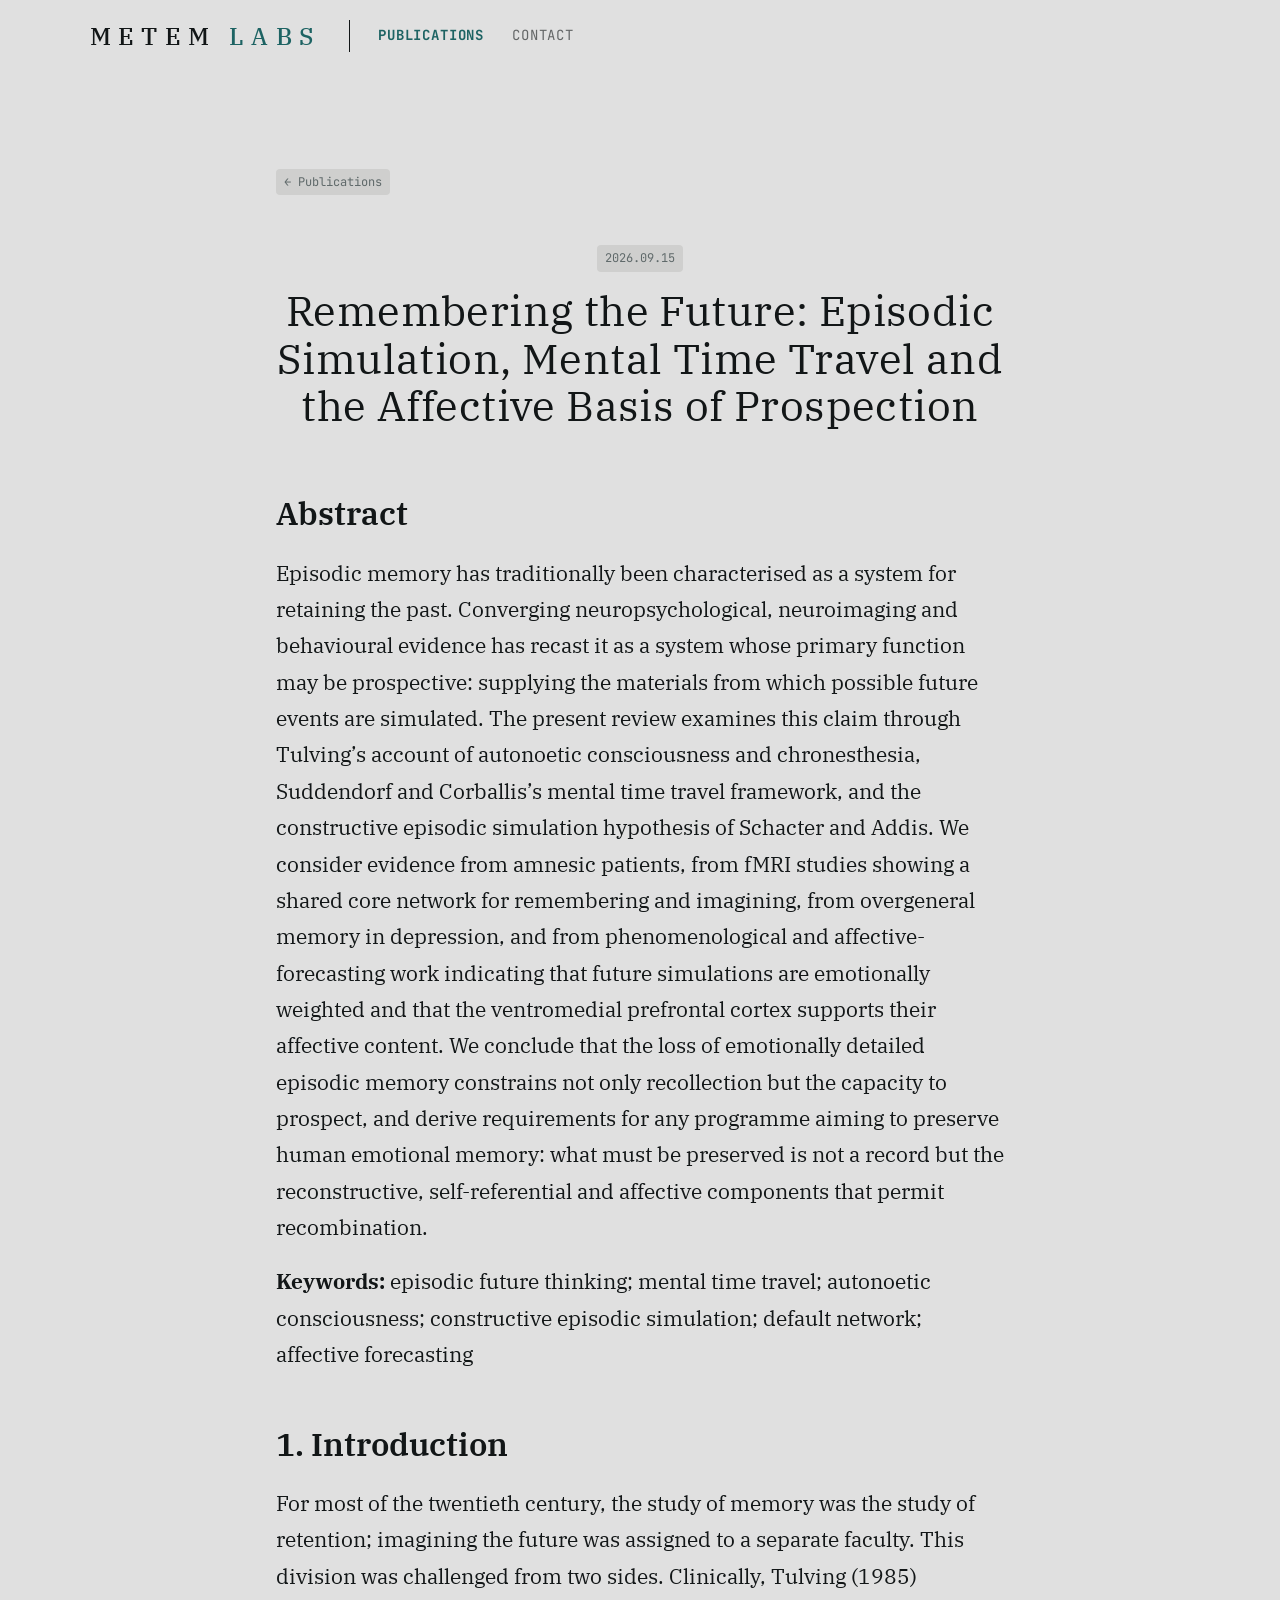
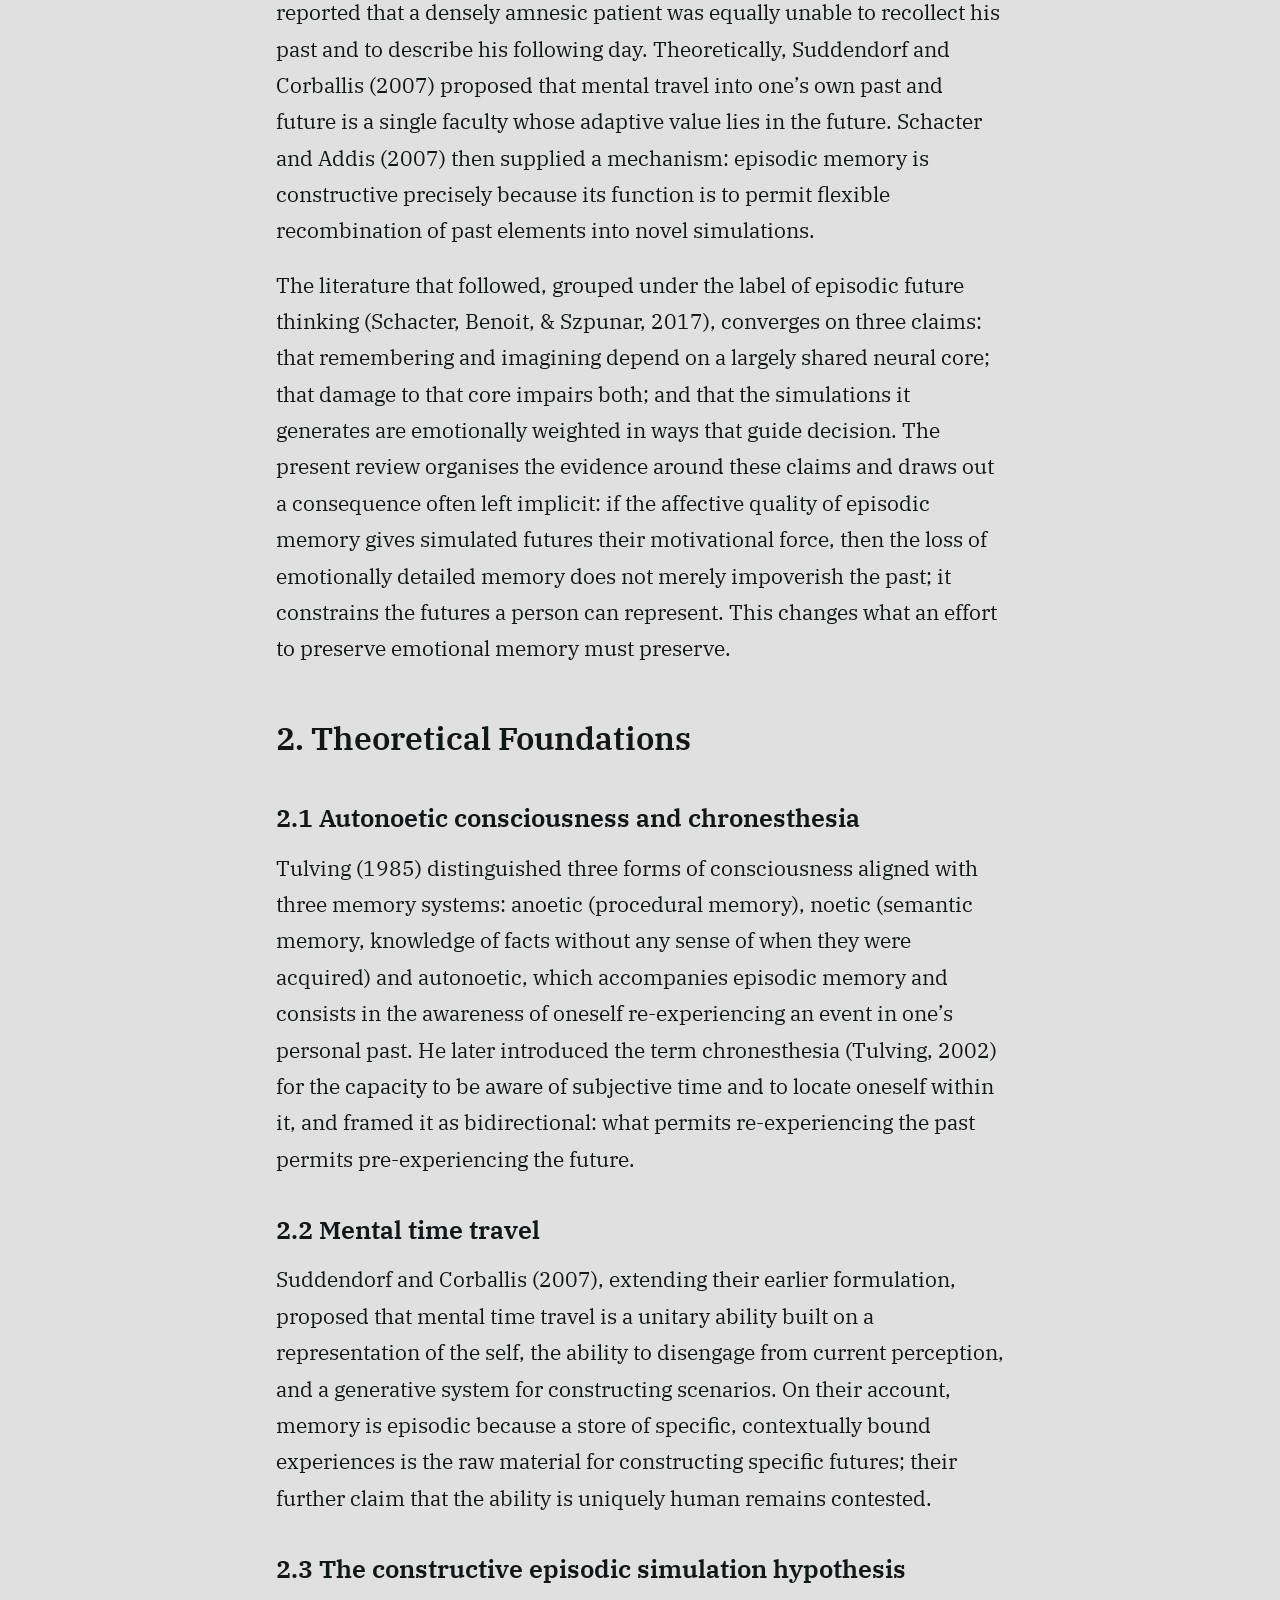
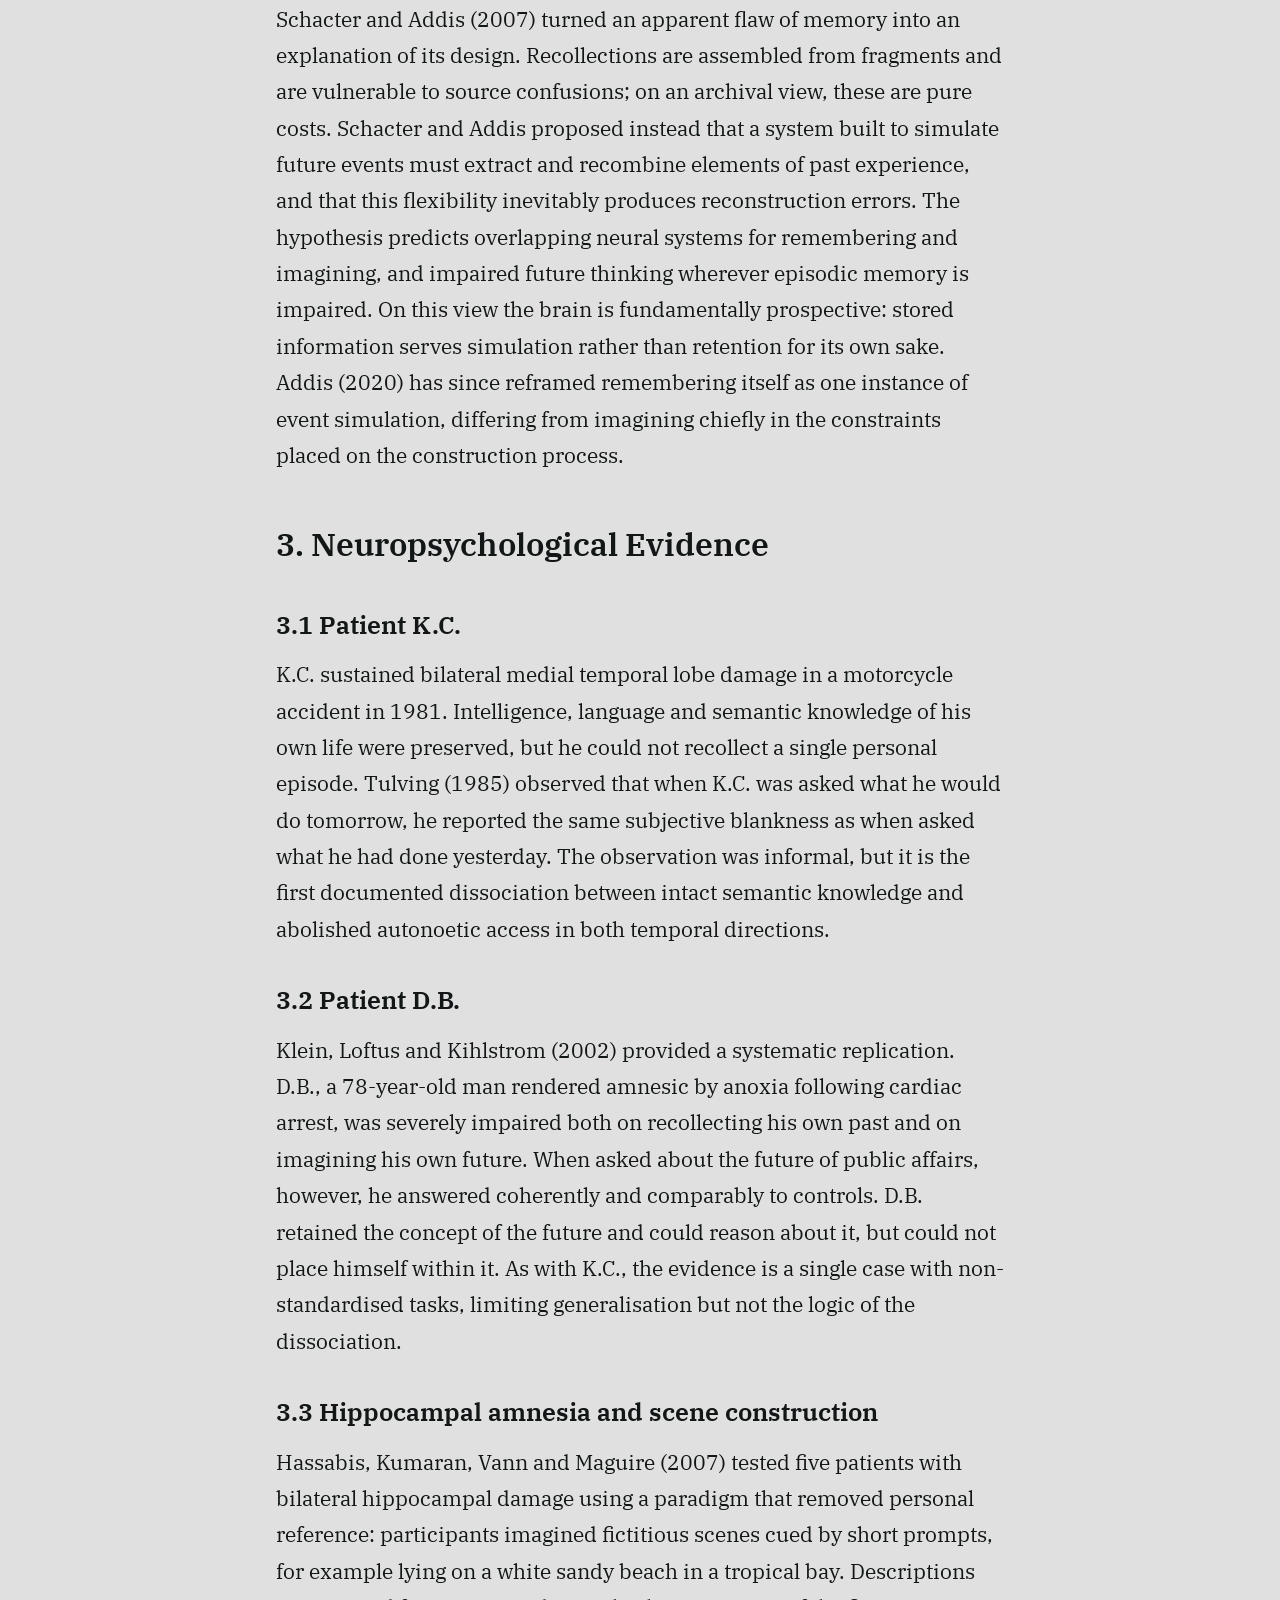
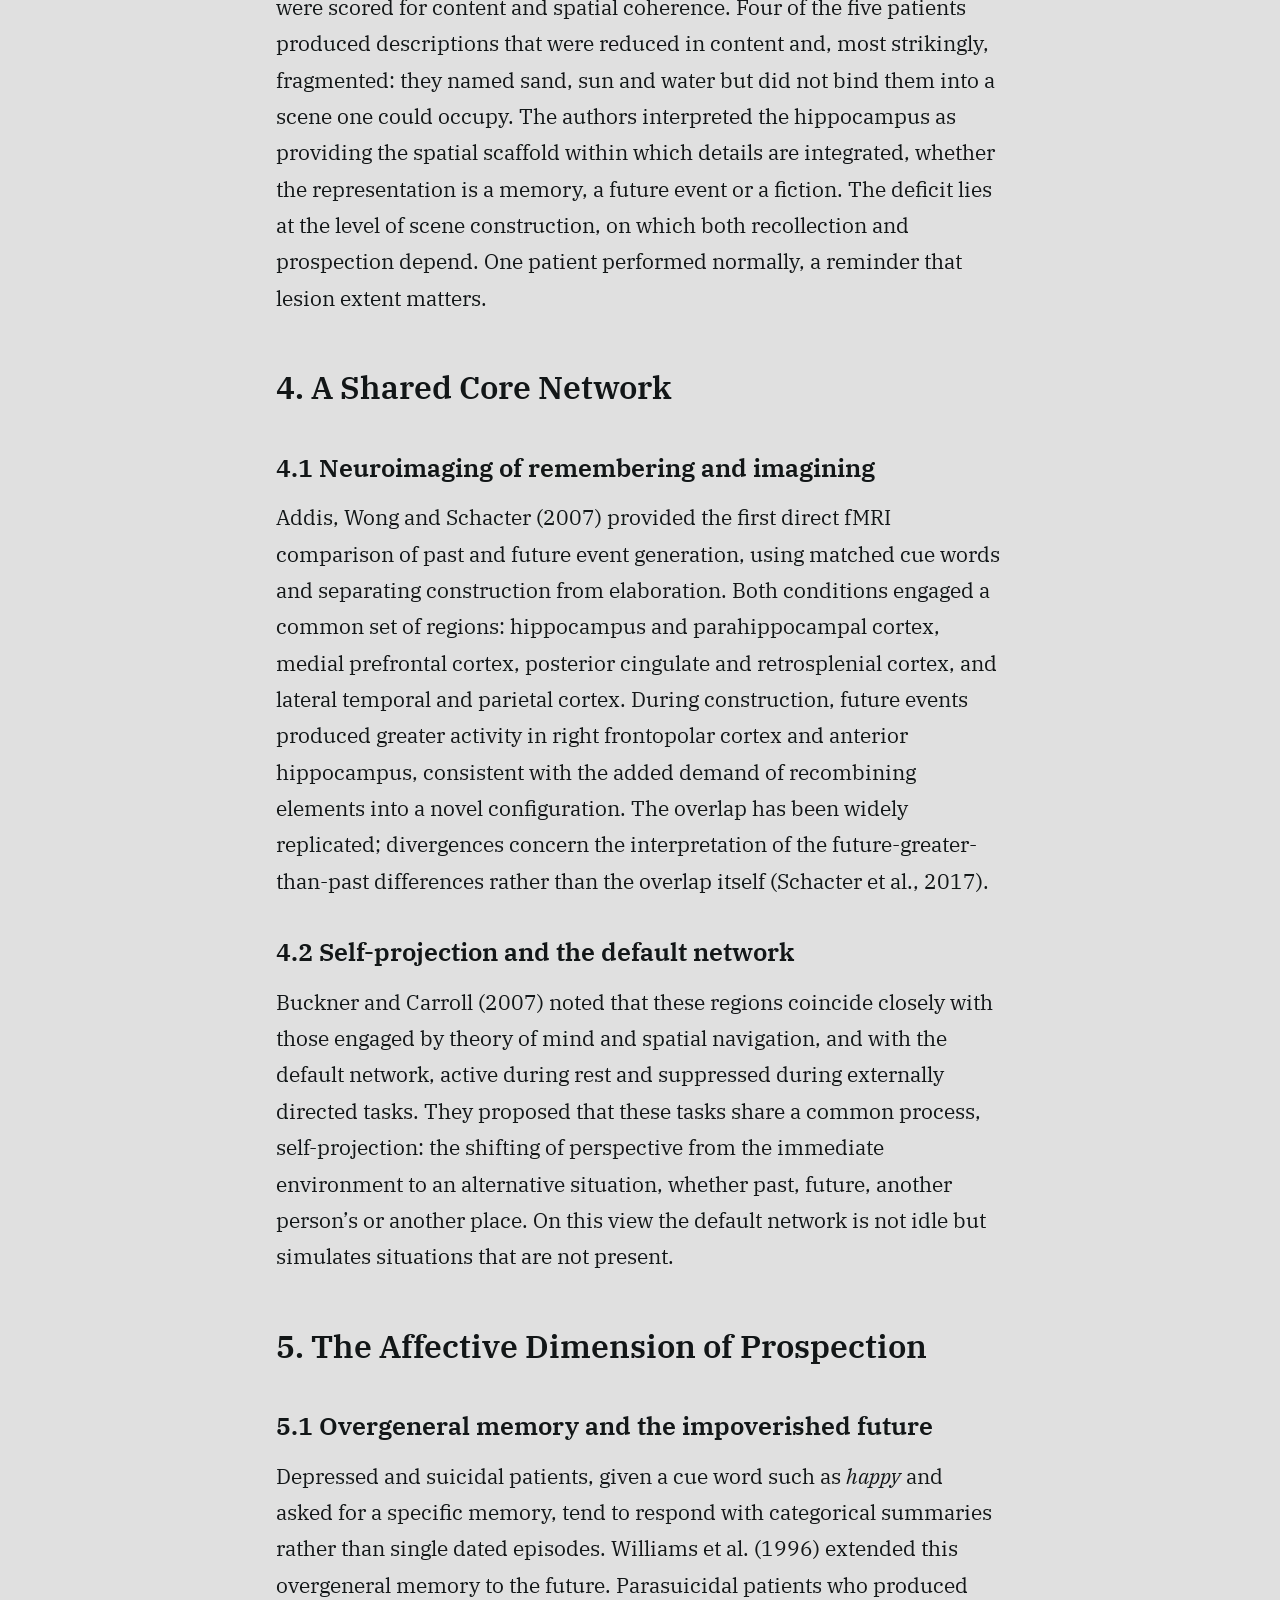
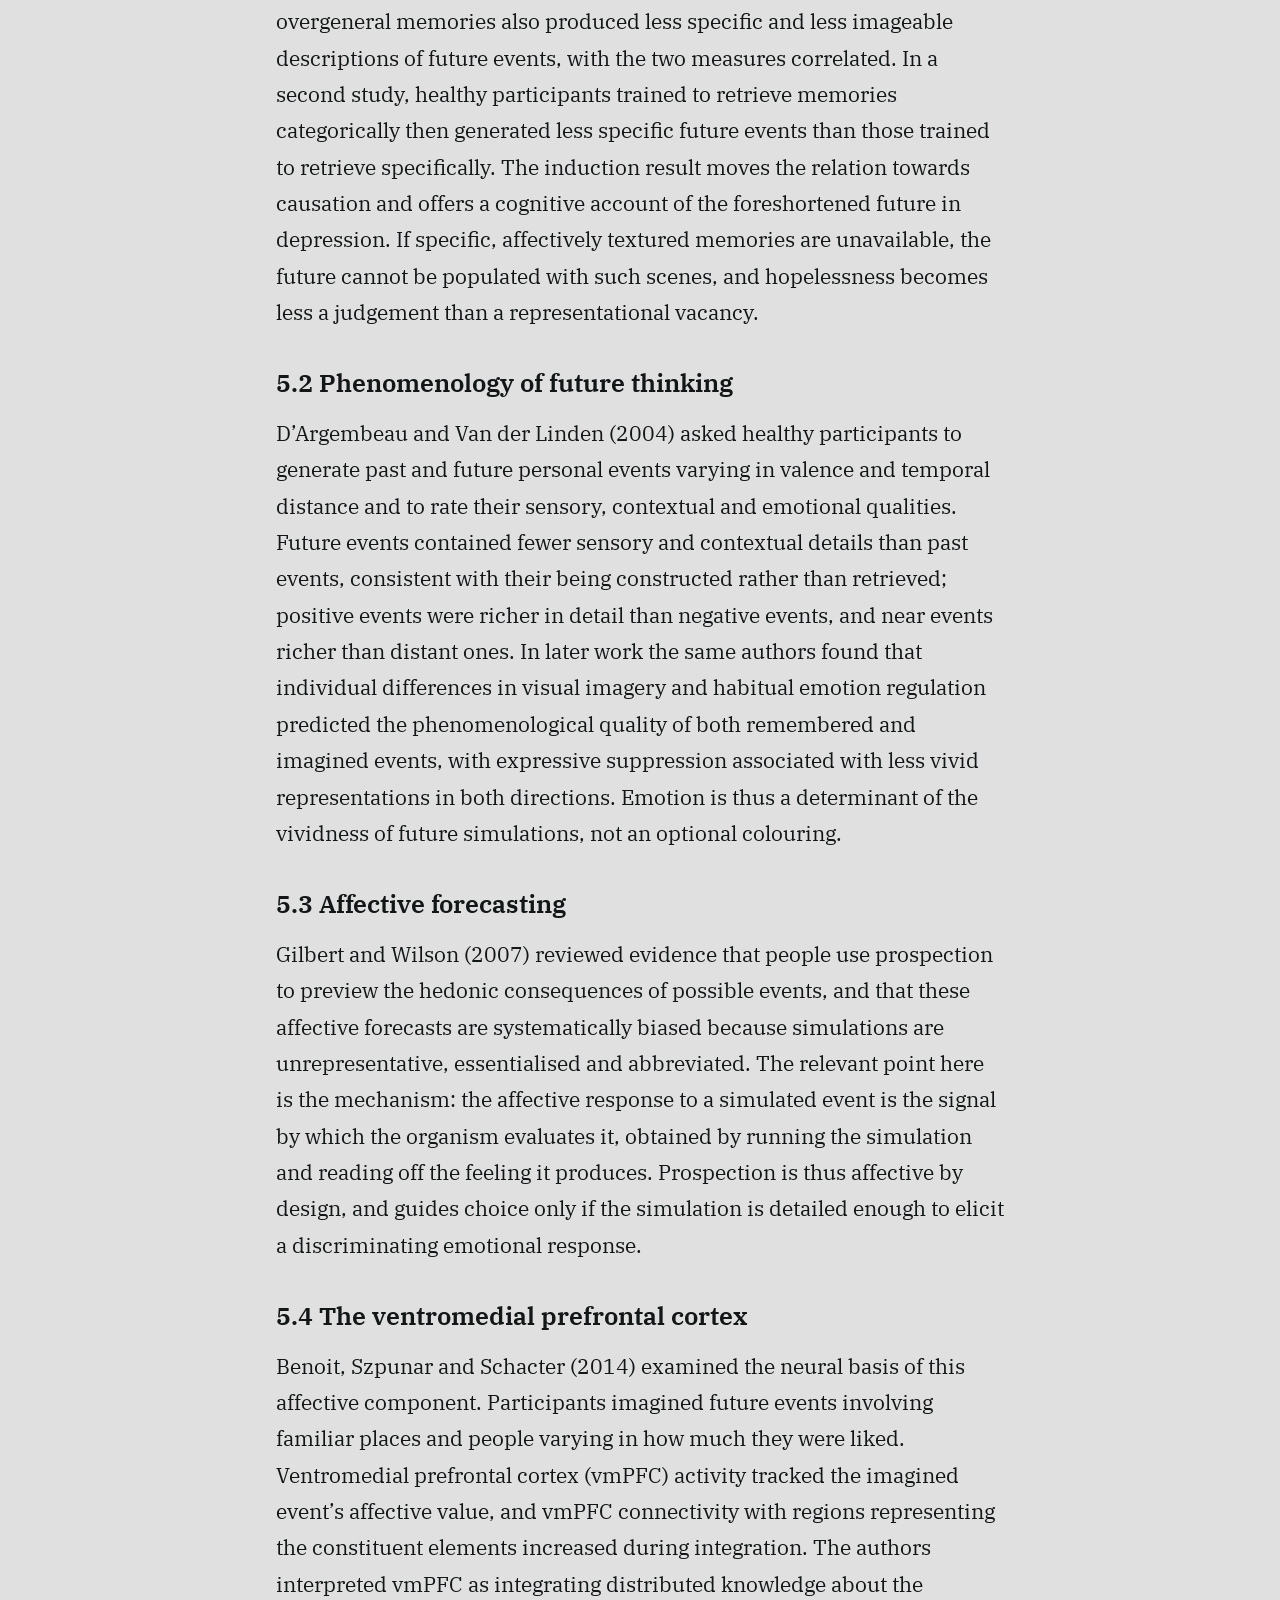
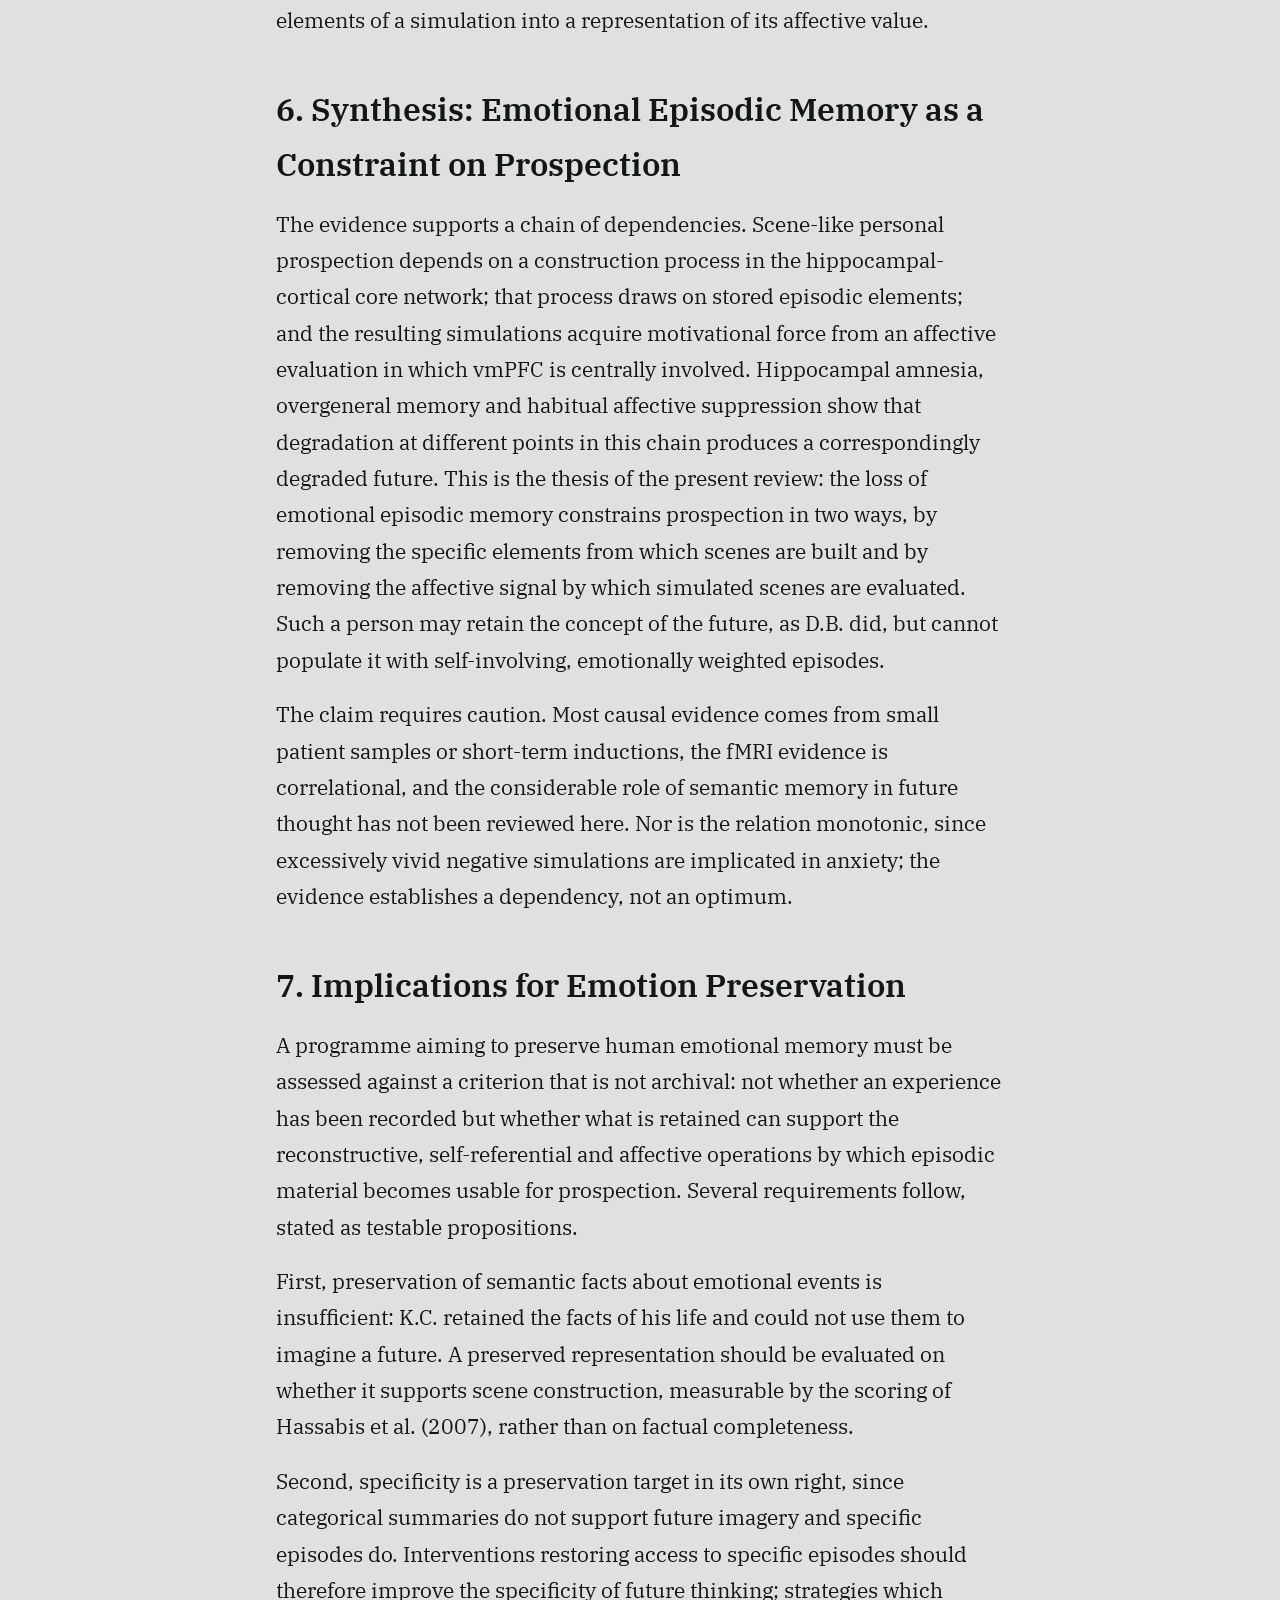
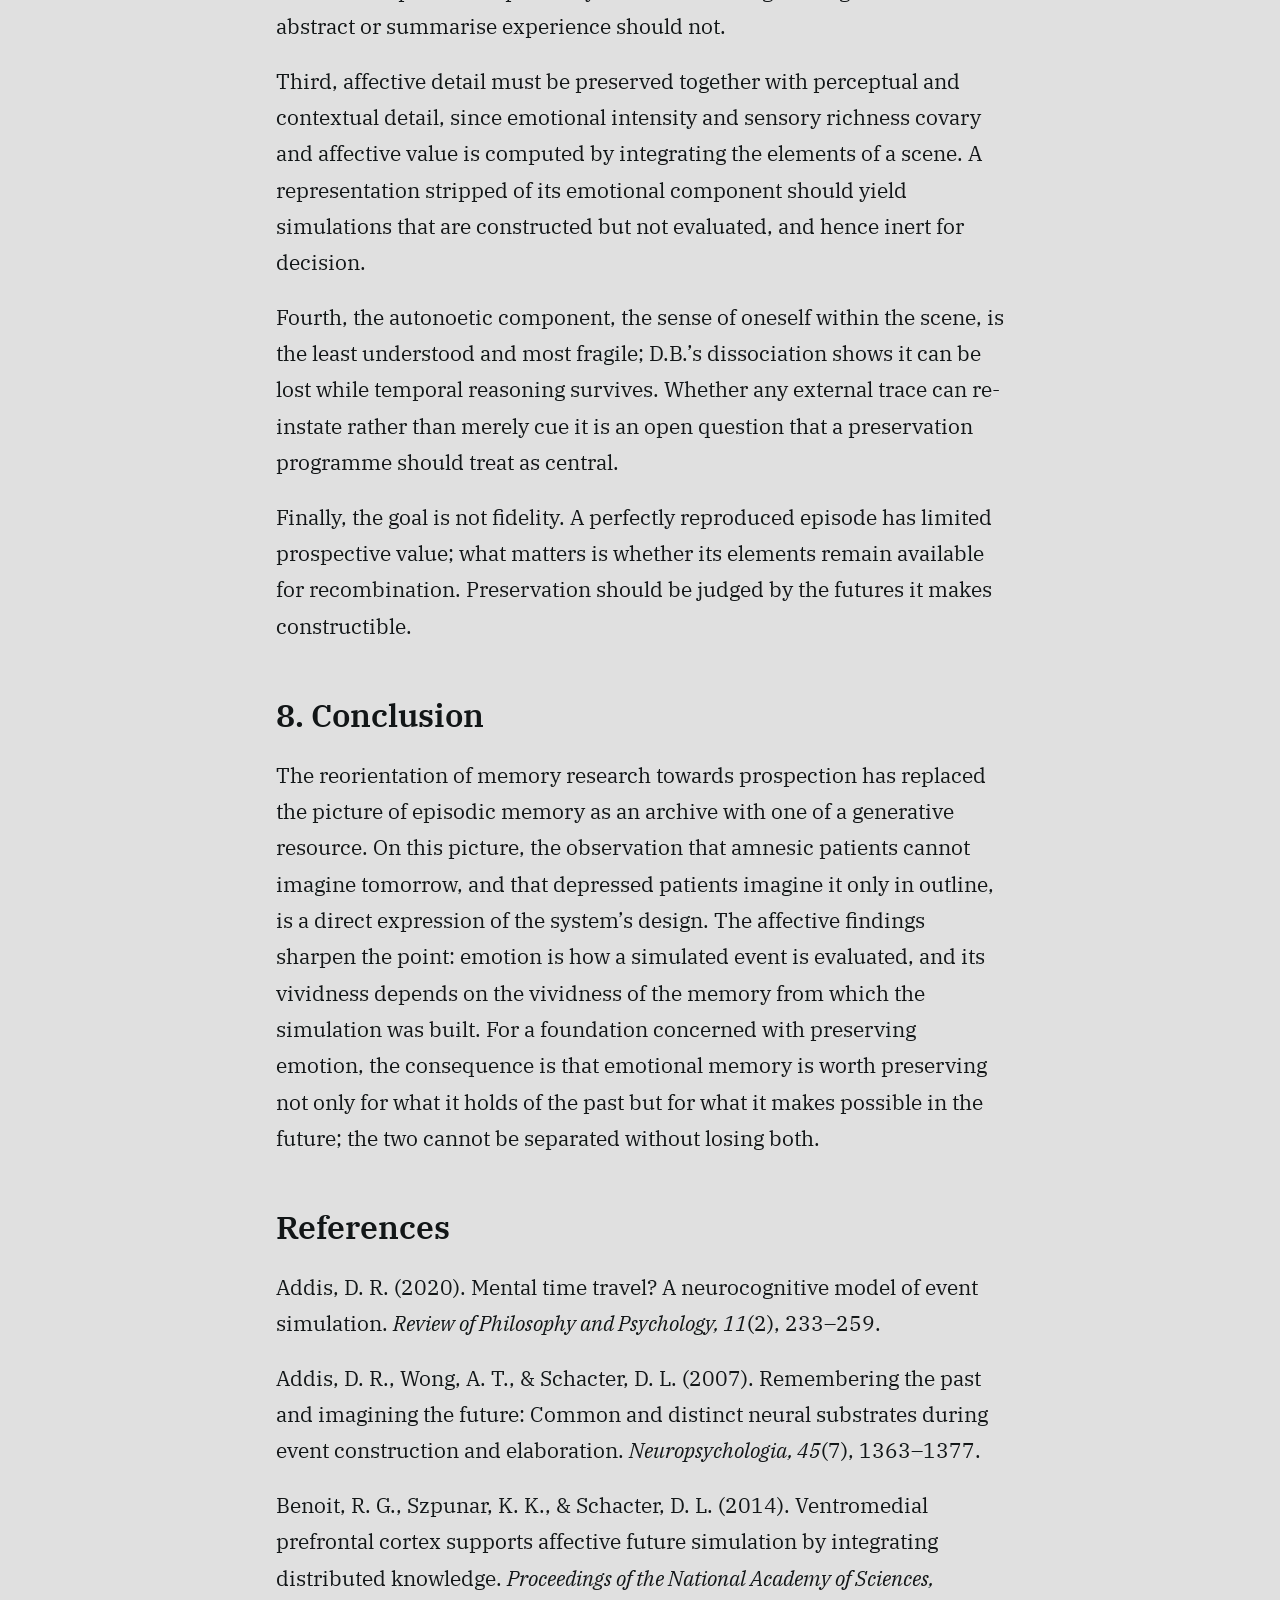
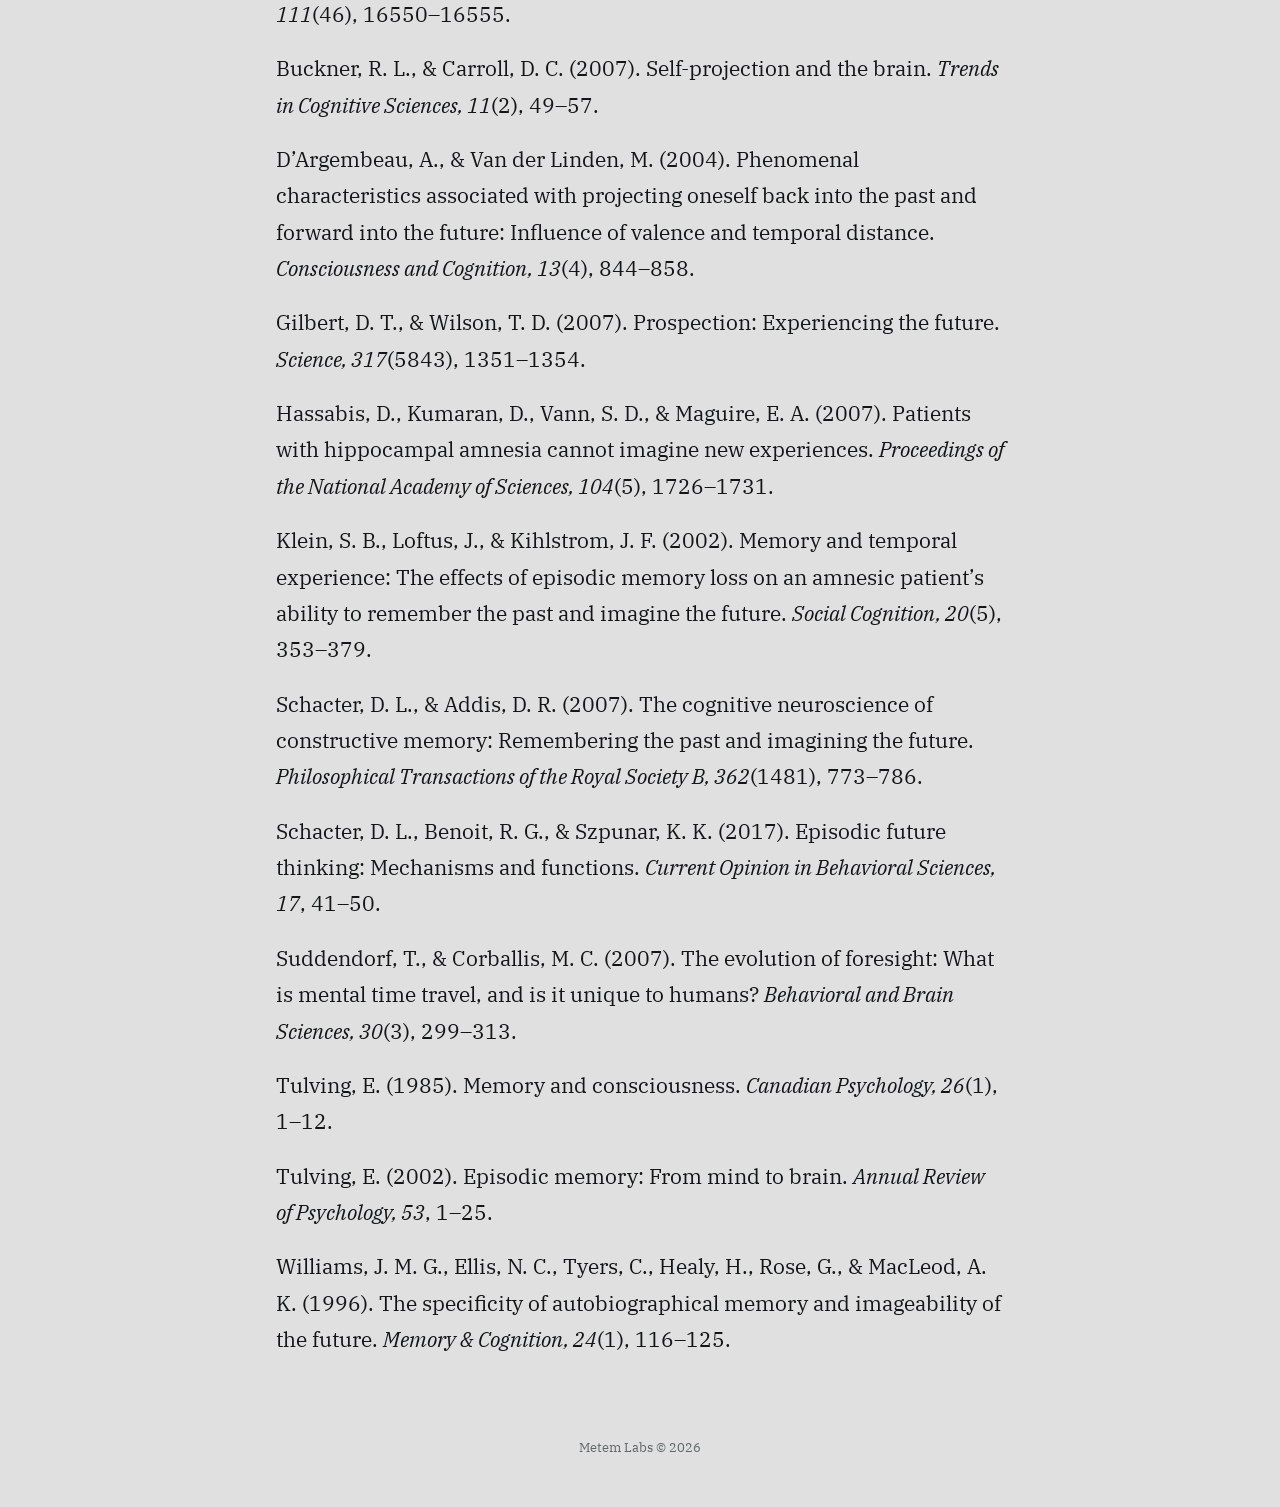
<file: publications/remembering-the-future/index.html>
<!doctype html>
<html lang="en">
<head>
<meta charset="utf-8" />
<meta name="viewport" content="width=device-width, initial-scale=1" />
<title>Remembering the Future: Episodic Simulation, Mental Time Travel and the Affective Basis of Prospection — Metem Labs</title>
<meta name="description" content="Episodic memory has traditionally been characterised as a system for retaining the past. Converging neuropsychological, neuroimaging and behavioural…" />
<link rel="canonical" href="https://metemlabs.com/publications/remembering-the-future/" />
<link rel="icon" href="/favicon.ico" sizes="any" />
<link rel="icon" type="image/png" sizes="32x32" href="/favicon-32x32.png" />
<link rel="icon" type="image/png" sizes="16x16" href="/favicon-16x16.png" />
<link rel="apple-touch-icon" sizes="180x180" href="/apple-touch-icon.png" />
<meta name="theme-color" content="#E0E0E0" />
<meta property="og:title" content="Remembering the Future: Episodic Simulation, Mental Time Travel and the Affective Basis of Prospection — Metem Labs" />
<meta property="og:description" content="Episodic memory has traditionally been characterised as a system for retaining the past. Converging neuropsychological, neuroimaging and behavioural…" />
<meta property="og:url" content="https://metemlabs.com/publications/remembering-the-future/" />
<meta property="og:type" content="article" />
<meta property="og:site_name" content="Metem Labs" />
<meta property="og:locale" content="en_US" />
<meta property="og:image" content="https://metemlabs.com/images/og.png?v=3" />
<meta property="og:image:secure_url" content="https://metemlabs.com/images/og.png?v=3" />
<meta property="og:image:type" content="image/png" />
<meta property="og:image:width" content="1200" />
<meta property="og:image:height" content="630" />
<meta property="og:image:alt" content="Metem Labs. Research Toward Digital Minds." />
<meta name="twitter:card" content="summary_large_image" />
<meta name="twitter:title" content="Remembering the Future: Episodic Simulation, Mental Time Travel and the Affective Basis of Prospection — Metem Labs" />
<meta name="twitter:description" content="Episodic memory has traditionally been characterised as a system for retaining the past. Converging neuropsychological, neuroimaging and behavioural…" />
<meta name="twitter:image" content="https://metemlabs.com/images/og.png?v=3" />
<script type="application/ld+json">{"@context":"https://schema.org","@type":"ScholarlyArticle","headline":"Remembering the Future: Episodic Simulation, Mental Time Travel and the Affective Basis of Prospection","description":"Episodic memory has traditionally been characterised as a system for retaining the past. Converging neuropsychological, neuroimaging and behavioural evidence has recast it as a system whose primary function may be prospective: supplying the materials from which possible…","datePublished":"2026-09-15","url":"https://metemlabs.com/publications/remembering-the-future/","inLanguage":"en","publisher":{"@type":"ResearchOrganization","name":"Metem Labs","url":"https://metemlabs.com/","logo":"https://metemlabs.com/favicon-512x512.png","email":"contact@metemlabs.com"},"author":{"@type":"ResearchOrganization","name":"Metem Labs","url":"https://metemlabs.com/","logo":"https://metemlabs.com/favicon-512x512.png","email":"contact@metemlabs.com"}}</script>
<link rel="preconnect" href="https://fonts.googleapis.com" />
<link rel="preconnect" href="https://fonts.gstatic.com" crossorigin />
<link href="https://fonts.googleapis.com/css2?family=IBM+Plex+Serif:ital,wght@0,400;0,500;0,600;1,400&family=JetBrains+Mono:wght@400;700&display=swap" rel="stylesheet" />
<link rel="stylesheet" href="/style.css" />
</head>
<body>
<header class="hdr" id="hdr">
  <div class="hdr-in">
    <a class="logo" href="/" aria-label="Metem Labs — home">METEM <span>LABS</span></a>
    <nav class="hdr-wide" aria-label="Main"><span class="hdr-sep" aria-hidden="true"></span><a class="hdr-link on" href="/publications/" aria-current="page">Publications</a><a class="hdr-link" href="mailto:contact@metemlabs.com">Contact</a></nav>
    <button class="hdr-narrow menu-btn" id="menu-btn" aria-label="Open navigation menu" aria-expanded="false" aria-controls="menu-panel"><span class="mb"><span class="mb-close">CLOSE</span><span class="mb-menu">MENU</span></span></button>
  </div>
</header>
<div class="menu-wrap" id="menu-panel" hidden><div class="menu-in"><div class="menu"><a class="menu-link on" href="/publications/" aria-current="page">Publications</a><a class="menu-link" href="mailto:contact@metemlabs.com">Contact</a></div></div></div>
<script>
(function(){var h=document.getElementById('hdr'),b=document.getElementById('menu-btn'),m=document.getElementById('menu-panel');
function set(o){m.hidden=!o;b.setAttribute('aria-expanded',o);b.setAttribute('aria-label',o?'Close navigation menu':'Open navigation menu');b.classList.toggle('open',o);}
b.addEventListener('click',function(){set(m.hidden);});
document.addEventListener('mousedown',function(e){if(!m.hidden&&!e.target.closest('#menu-btn')&&!m.querySelector('.menu').contains(e.target))set(false);});
document.addEventListener('keydown',function(e){if(e.key==='Escape')set(false);});
function sc(){h.classList.toggle('scrolled',window.scrollY>4);if(!m.hidden)set(false);}
window.addEventListener('scroll',sc,{passive:true});sc();})();
</script>
<main>

  <p class="back"><a class="pill" href="/publications/">← Publications</a></p>
  <header class="pub-head"><span class="pill">2026.09.15</span><h1>Remembering the Future: Episodic Simulation, Mental Time Travel and the Affective Basis of Prospection</h1></header>
  <article class="pub-body"><h2>Abstract</h2><p>Episodic memory has traditionally been characterised as a system for retaining the past. Converging neuropsychological, neuroimaging and behavioural evidence has recast it as a system whose primary function may be prospective: supplying the materials from which possible future events are simulated. The present review examines this claim through Tulving’s account of autonoetic consciousness and chronesthesia, Suddendorf and Corballis’s mental time travel framework, and the constructive episodic simulation hypothesis of Schacter and Addis. We consider evidence from amnesic patients, from fMRI studies showing a shared core network for remembering and imagining, from overgeneral memory in depression, and from phenomenological and affective-forecasting work indicating that future simulations are emotionally weighted and that the ventromedial prefrontal cortex supports their affective content. We conclude that the loss of emotionally detailed episodic memory constrains not only recollection but the capacity to prospect, and derive requirements for any programme aiming to preserve human emotional memory: what must be preserved is not a record but the reconstructive, self-referential and affective components that permit recombination.</p><p><strong>Keywords:</strong> episodic future thinking; mental time travel; autonoetic consciousness; constructive episodic simulation; default network; affective forecasting</p><h2>1. Introduction</h2><p>For most of the twentieth century, the study of memory was the study of retention; imagining the future was assigned to a separate faculty. This division was challenged from two sides. Clinically, Tulving (1985) reported that a densely amnesic patient was equally unable to recollect his past and to describe his following day. Theoretically, Suddendorf and Corballis (2007) proposed that mental travel into one’s own past and future is a single faculty whose adaptive value lies in the future. Schacter and Addis (2007) then supplied a mechanism: episodic memory is constructive precisely because its function is to permit flexible recombination of past elements into novel simulations.</p><p>The literature that followed, grouped under the label of episodic future thinking (Schacter, Benoit, &amp; Szpunar, 2017), converges on three claims: that remembering and imagining depend on a largely shared neural core; that damage to that core impairs both; and that the simulations it generates are emotionally weighted in ways that guide decision. The present review organises the evidence around these claims and draws out a consequence often left implicit: if the affective quality of episodic memory gives simulated futures their motivational force, then the loss of emotionally detailed memory does not merely impoverish the past; it constrains the futures a person can represent. This changes what an effort to preserve emotional memory must preserve.</p><h2>2. Theoretical Foundations</h2><h3>2.1 Autonoetic consciousness and chronesthesia</h3><p>Tulving (1985) distinguished three forms of consciousness aligned with three memory systems: anoetic (procedural memory), noetic (semantic memory, knowledge of facts without any sense of when they were acquired) and autonoetic, which accompanies episodic memory and consists in the awareness of oneself re-experiencing an event in one’s personal past. He later introduced the term chronesthesia (Tulving, 2002) for the capacity to be aware of subjective time and to locate oneself within it, and framed it as bidirectional: what permits re-experiencing the past permits pre-experiencing the future.</p><h3>2.2 Mental time travel</h3><p>Suddendorf and Corballis (2007), extending their earlier formulation, proposed that mental time travel is a unitary ability built on a representation of the self, the ability to disengage from current perception, and a generative system for constructing scenarios. On their account, memory is episodic because a store of specific, contextually bound experiences is the raw material for constructing specific futures; their further claim that the ability is uniquely human remains contested.</p><h3>2.3 The constructive episodic simulation hypothesis</h3><p>Schacter and Addis (2007) turned an apparent flaw of memory into an explanation of its design. Recollections are assembled from fragments and are vulnerable to source confusions; on an archival view, these are pure costs. Schacter and Addis proposed instead that a system built to simulate future events must extract and recombine elements of past experience, and that this flexibility inevitably produces reconstruction errors. The hypothesis predicts overlapping neural systems for remembering and imagining, and impaired future thinking wherever episodic memory is impaired. On this view the brain is fundamentally prospective: stored information serves simulation rather than retention for its own sake. Addis (2020) has since reframed remembering itself as one instance of event simulation, differing from imagining chiefly in the constraints placed on the construction process.</p><h2>3. Neuropsychological Evidence</h2><h3>3.1 Patient K.C.</h3><p>K.C. sustained bilateral medial temporal lobe damage in a motorcycle accident in 1981. Intelligence, language and semantic knowledge of his own life were preserved, but he could not recollect a single personal episode. Tulving (1985) observed that when K.C. was asked what he would do tomorrow, he reported the same subjective blankness as when asked what he had done yesterday. The observation was informal, but it is the first documented dissociation between intact semantic knowledge and abolished autonoetic access in both temporal directions.</p><h3>3.2 Patient D.B.</h3><p>Klein, Loftus and Kihlstrom (2002) provided a systematic replication. D.B., a 78-year-old man rendered amnesic by anoxia following cardiac arrest, was severely impaired both on recollecting his own past and on imagining his own future. When asked about the future of public affairs, however, he answered coherently and comparably to controls. D.B. retained the concept of the future and could reason about it, but could not place himself within it. As with K.C., the evidence is a single case with non-standardised tasks, limiting generalisation but not the logic of the dissociation.</p><h3>3.3 Hippocampal amnesia and scene construction</h3><p>Hassabis, Kumaran, Vann and Maguire (2007) tested five patients with bilateral hippocampal damage using a paradigm that removed personal reference: participants imagined fictitious scenes cued by short prompts, for example lying on a white sandy beach in a tropical bay. Descriptions were scored for content and spatial coherence. Four of the five patients produced descriptions that were reduced in content and, most strikingly, fragmented: they named sand, sun and water but did not bind them into a scene one could occupy. The authors interpreted the hippocampus as providing the spatial scaffold within which details are integrated, whether the representation is a memory, a future event or a fiction. The deficit lies at the level of scene construction, on which both recollection and prospection depend. One patient performed normally, a reminder that lesion extent matters.</p><h2>4. A Shared Core Network</h2><h3>4.1 Neuroimaging of remembering and imagining</h3><p>Addis, Wong and Schacter (2007) provided the first direct fMRI comparison of past and future event generation, using matched cue words and separating construction from elaboration. Both conditions engaged a common set of regions: hippocampus and parahippocampal cortex, medial prefrontal cortex, posterior cingulate and retrosplenial cortex, and lateral temporal and parietal cortex. During construction, future events produced greater activity in right frontopolar cortex and anterior hippocampus, consistent with the added demand of recombining elements into a novel configuration. The overlap has been widely replicated; divergences concern the interpretation of the future-greater-than-past differences rather than the overlap itself (Schacter et al., 2017).</p><h3>4.2 Self-projection and the default network</h3><p>Buckner and Carroll (2007) noted that these regions coincide closely with those engaged by theory of mind and spatial navigation, and with the default network, active during rest and suppressed during externally directed tasks. They proposed that these tasks share a common process, self-projection: the shifting of perspective from the immediate environment to an alternative situation, whether past, future, another person’s or another place. On this view the default network is not idle but simulates situations that are not present.</p><h2>5. The Affective Dimension of Prospection</h2><h3>5.1 Overgeneral memory and the impoverished future</h3><p>Depressed and suicidal patients, given a cue word such as <em>happy</em> and asked for a specific memory, tend to respond with categorical summaries rather than single dated episodes. Williams et al. (1996) extended this overgeneral memory to the future. Parasuicidal patients who produced overgeneral memories also produced less specific and less imageable descriptions of future events, with the two measures correlated. In a second study, healthy participants trained to retrieve memories categorically then generated less specific future events than those trained to retrieve specifically. The induction result moves the relation towards causation and offers a cognitive account of the foreshortened future in depression. If specific, affectively textured memories are unavailable, the future cannot be populated with such scenes, and hopelessness becomes less a judgement than a representational vacancy.</p><h3>5.2 Phenomenology of future thinking</h3><p>D’Argembeau and Van der Linden (2004) asked healthy participants to generate past and future personal events varying in valence and temporal distance and to rate their sensory, contextual and emotional qualities. Future events contained fewer sensory and contextual details than past events, consistent with their being constructed rather than retrieved; positive events were richer in detail than negative events, and near events richer than distant ones. In later work the same authors found that individual differences in visual imagery and habitual emotion regulation predicted the phenomenological quality of both remembered and imagined events, with expressive suppression associated with less vivid representations in both directions. Emotion is thus a determinant of the vividness of future simulations, not an optional colouring.</p><h3>5.3 Affective forecasting</h3><p>Gilbert and Wilson (2007) reviewed evidence that people use prospection to preview the hedonic consequences of possible events, and that these affective forecasts are systematically biased because simulations are unrepresentative, essentialised and abbreviated. The relevant point here is the mechanism: the affective response to a simulated event is the signal by which the organism evaluates it, obtained by running the simulation and reading off the feeling it produces. Prospection is thus affective by design, and guides choice only if the simulation is detailed enough to elicit a discriminating emotional response.</p><h3>5.4 The ventromedial prefrontal cortex</h3><p>Benoit, Szpunar and Schacter (2014) examined the neural basis of this affective component. Participants imagined future events involving familiar places and people varying in how much they were liked. Ventromedial prefrontal cortex (vmPFC) activity tracked the imagined event’s affective value, and vmPFC connectivity with regions representing the constituent elements increased during integration. The authors interpreted vmPFC as integrating distributed knowledge about the elements of a simulation into a representation of its affective value.</p><h2>6. Synthesis: Emotional Episodic Memory as a Constraint on Prospection</h2><p>The evidence supports a chain of dependencies. Scene-like personal prospection depends on a construction process in the hippocampal-cortical core network; that process draws on stored episodic elements; and the resulting simulations acquire motivational force from an affective evaluation in which vmPFC is centrally involved. Hippocampal amnesia, overgeneral memory and habitual affective suppression show that degradation at different points in this chain produces a correspondingly degraded future. This is the thesis of the present review: the loss of emotional episodic memory constrains prospection in two ways, by removing the specific elements from which scenes are built and by removing the affective signal by which simulated scenes are evaluated. Such a person may retain the concept of the future, as D.B. did, but cannot populate it with self-involving, emotionally weighted episodes.</p><p>The claim requires caution. Most causal evidence comes from small patient samples or short-term inductions, the fMRI evidence is correlational, and the considerable role of semantic memory in future thought has not been reviewed here. Nor is the relation monotonic, since excessively vivid negative simulations are implicated in anxiety; the evidence establishes a dependency, not an optimum.</p><h2>7. Implications for Emotion Preservation</h2><p>A programme aiming to preserve human emotional memory must be assessed against a criterion that is not archival: not whether an experience has been recorded but whether what is retained can support the reconstructive, self-referential and affective operations by which episodic material becomes usable for prospection. Several requirements follow, stated as testable propositions.</p><p>First, preservation of semantic facts about emotional events is insufficient: K.C. retained the facts of his life and could not use them to imagine a future. A preserved representation should be evaluated on whether it supports scene construction, measurable by the scoring of Hassabis et al. (2007), rather than on factual completeness.</p><p>Second, specificity is a preservation target in its own right, since categorical summaries do not support future imagery and specific episodes do. Interventions restoring access to specific episodes should therefore improve the specificity of future thinking; strategies which abstract or summarise experience should not.</p><p>Third, affective detail must be preserved together with perceptual and contextual detail, since emotional intensity and sensory richness covary and affective value is computed by integrating the elements of a scene. A representation stripped of its emotional component should yield simulations that are constructed but not evaluated, and hence inert for decision.</p><p>Fourth, the autonoetic component, the sense of oneself within the scene, is the least understood and most fragile; D.B.’s dissociation shows it can be lost while temporal reasoning survives. Whether any external trace can re-instate rather than merely cue it is an open question that a preservation programme should treat as central.</p><p>Finally, the goal is not fidelity. A perfectly reproduced episode has limited prospective value; what matters is whether its elements remain available for recombination. Preservation should be judged by the futures it makes constructible.</p><h2>8. Conclusion</h2><p>The reorientation of memory research towards prospection has replaced the picture of episodic memory as an archive with one of a generative resource. On this picture, the observation that amnesic patients cannot imagine tomorrow, and that depressed patients imagine it only in outline, is a direct expression of the system’s design. The affective findings sharpen the point: emotion is how a simulated event is evaluated, and its vividness depends on the vividness of the memory from which the simulation was built. For a foundation concerned with preserving emotion, the consequence is that emotional memory is worth preserving not only for what it holds of the past but for what it makes possible in the future; the two cannot be separated without losing both.</p><h2>References</h2><p>Addis, D. R. (2020). Mental time travel? A neurocognitive model of event simulation. <em>Review of Philosophy and Psychology, 11</em>(2), 233–259.</p><p>Addis, D. R., Wong, A. T., &amp; Schacter, D. L. (2007). Remembering the past and imagining the future: Common and distinct neural substrates during event construction and elaboration. <em>Neuropsychologia, 45</em>(7), 1363–1377.</p><p>Benoit, R. G., Szpunar, K. K., &amp; Schacter, D. L. (2014). Ventromedial prefrontal cortex supports affective future simulation by integrating distributed knowledge. <em>Proceedings of the National Academy of Sciences, 111</em>(46), 16550–16555.</p><p>Buckner, R. L., &amp; Carroll, D. C. (2007). Self-projection and the brain. <em>Trends in Cognitive Sciences, 11</em>(2), 49–57.</p><p>D’Argembeau, A., &amp; Van der Linden, M. (2004). Phenomenal characteristics associated with projecting oneself back into the past and forward into the future: Influence of valence and temporal distance. <em>Consciousness and Cognition, 13</em>(4), 844–858.</p><p>Gilbert, D. T., &amp; Wilson, T. D. (2007). Prospection: Experiencing the future. <em>Science, 317</em>(5843), 1351–1354.</p><p>Hassabis, D., Kumaran, D., Vann, S. D., &amp; Maguire, E. A. (2007). Patients with hippocampal amnesia cannot imagine new experiences. <em>Proceedings of the National Academy of Sciences, 104</em>(5), 1726–1731.</p><p>Klein, S. B., Loftus, J., &amp; Kihlstrom, J. F. (2002). Memory and temporal experience: The effects of episodic memory loss on an amnesic patient’s ability to remember the past and imagine the future. <em>Social Cognition, 20</em>(5), 353–379.</p><p>Schacter, D. L., &amp; Addis, D. R. (2007). The cognitive neuroscience of constructive memory: Remembering the past and imagining the future. <em>Philosophical Transactions of the Royal Society B, 362</em>(1481), 773–786.</p><p>Schacter, D. L., Benoit, R. G., &amp; Szpunar, K. K. (2017). Episodic future thinking: Mechanisms and functions. <em>Current Opinion in Behavioral Sciences, 17</em>, 41–50.</p><p>Suddendorf, T., &amp; Corballis, M. C. (2007). The evolution of foresight: What is mental time travel, and is it unique to humans? <em>Behavioral and Brain Sciences, 30</em>(3), 299–313.</p><p>Tulving, E. (1985). Memory and consciousness. <em>Canadian Psychology, 26</em>(1), 1–12.</p><p>Tulving, E. (2002). Episodic memory: From mind to brain. <em>Annual Review of Psychology, 53</em>, 1–25.</p><p>Williams, J. M. G., Ellis, N. C., Tyers, C., Healy, H., Rose, G., &amp; MacLeod, A. K. (1996). The specificity of autobiographical memory and imageability of the future. <em>Memory &amp; Cognition, 24</em>(1), 116–125.</p></article>
  <footer>Metem Labs © 2026</footer>
</main>
</body>
</html>
</file>
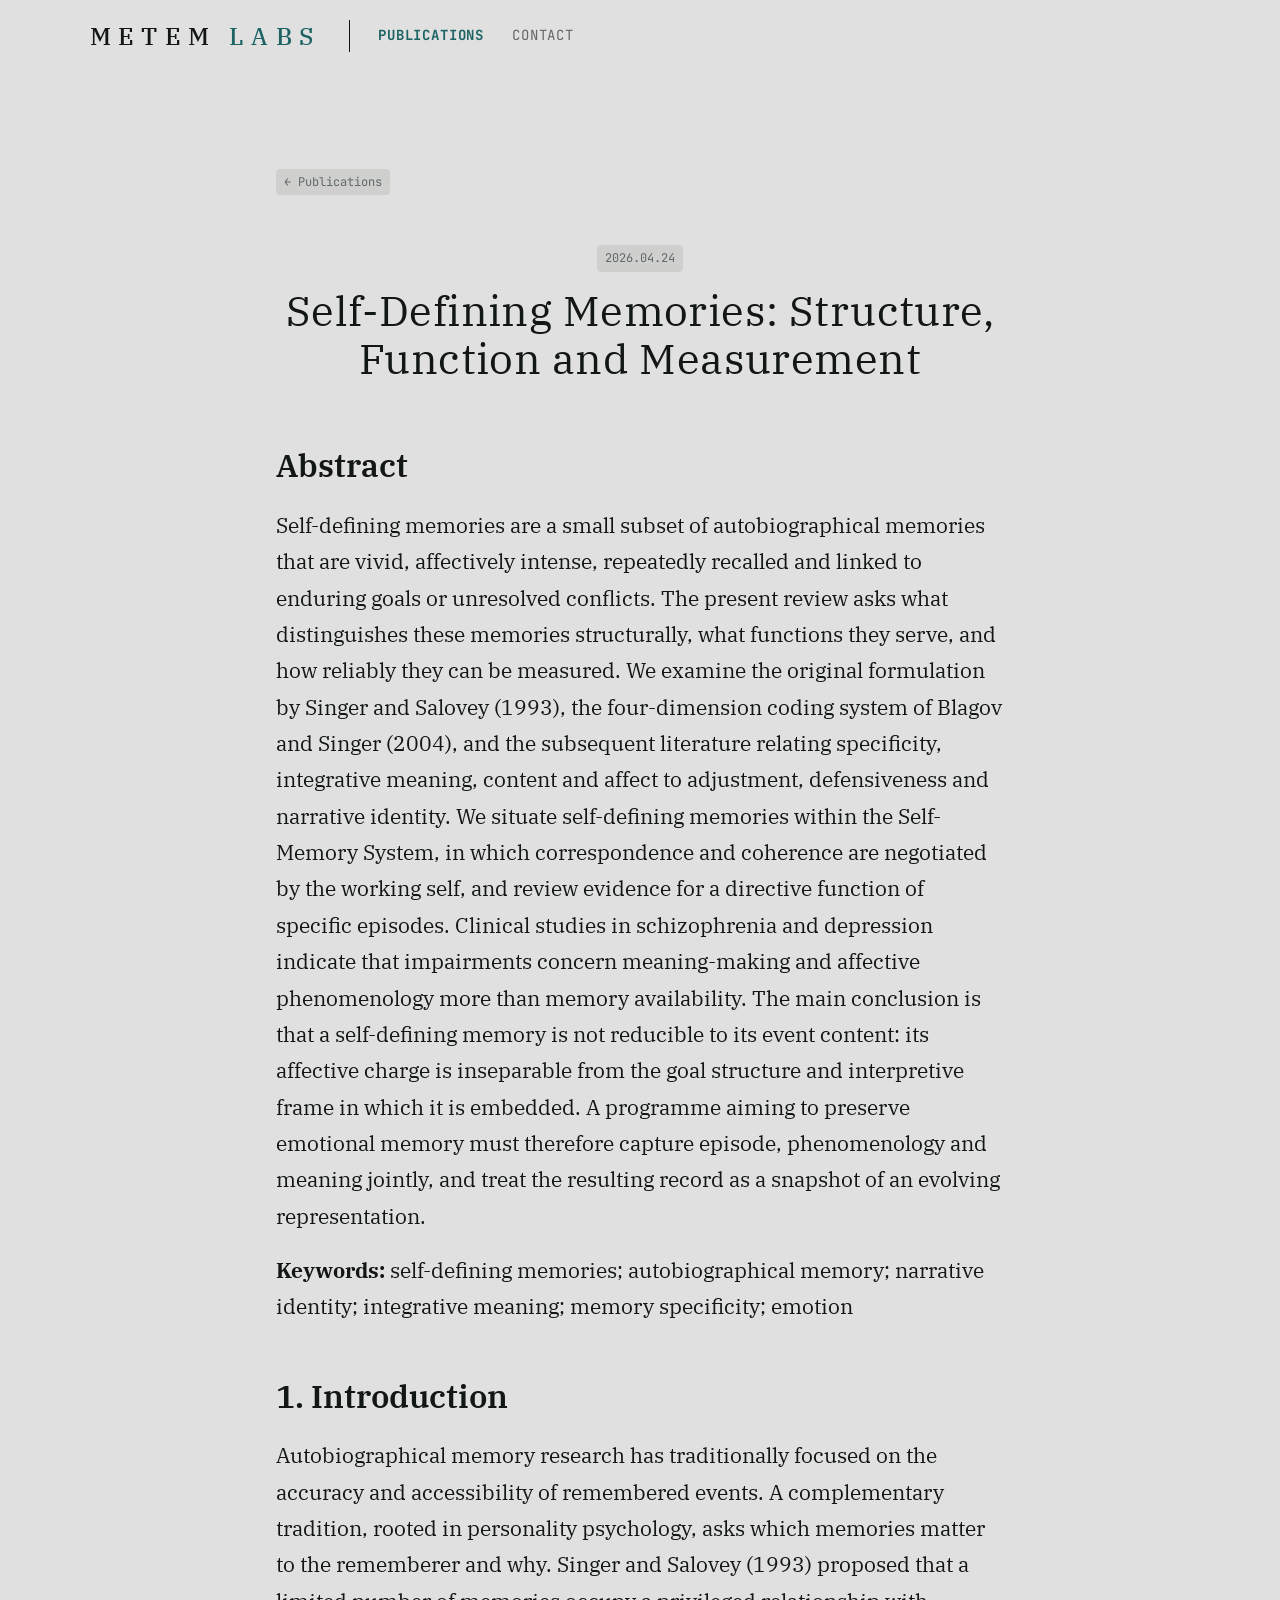
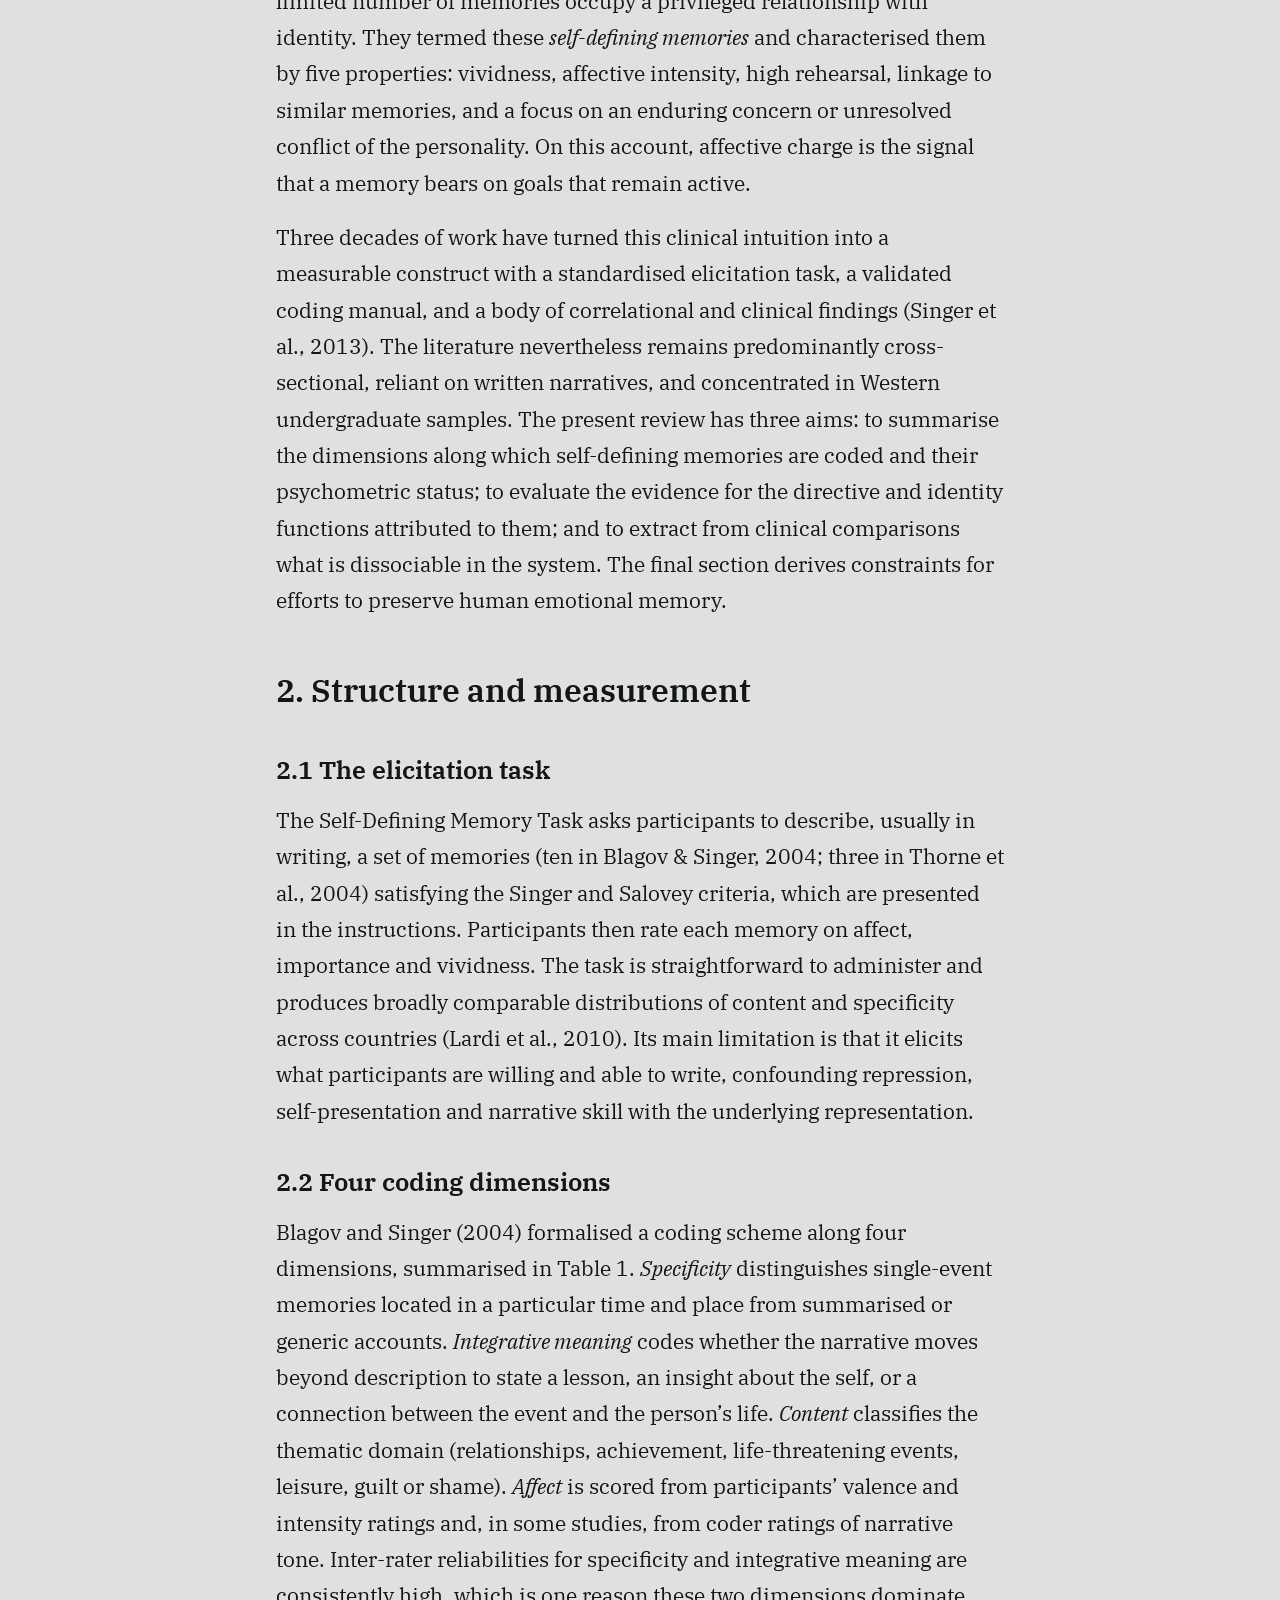
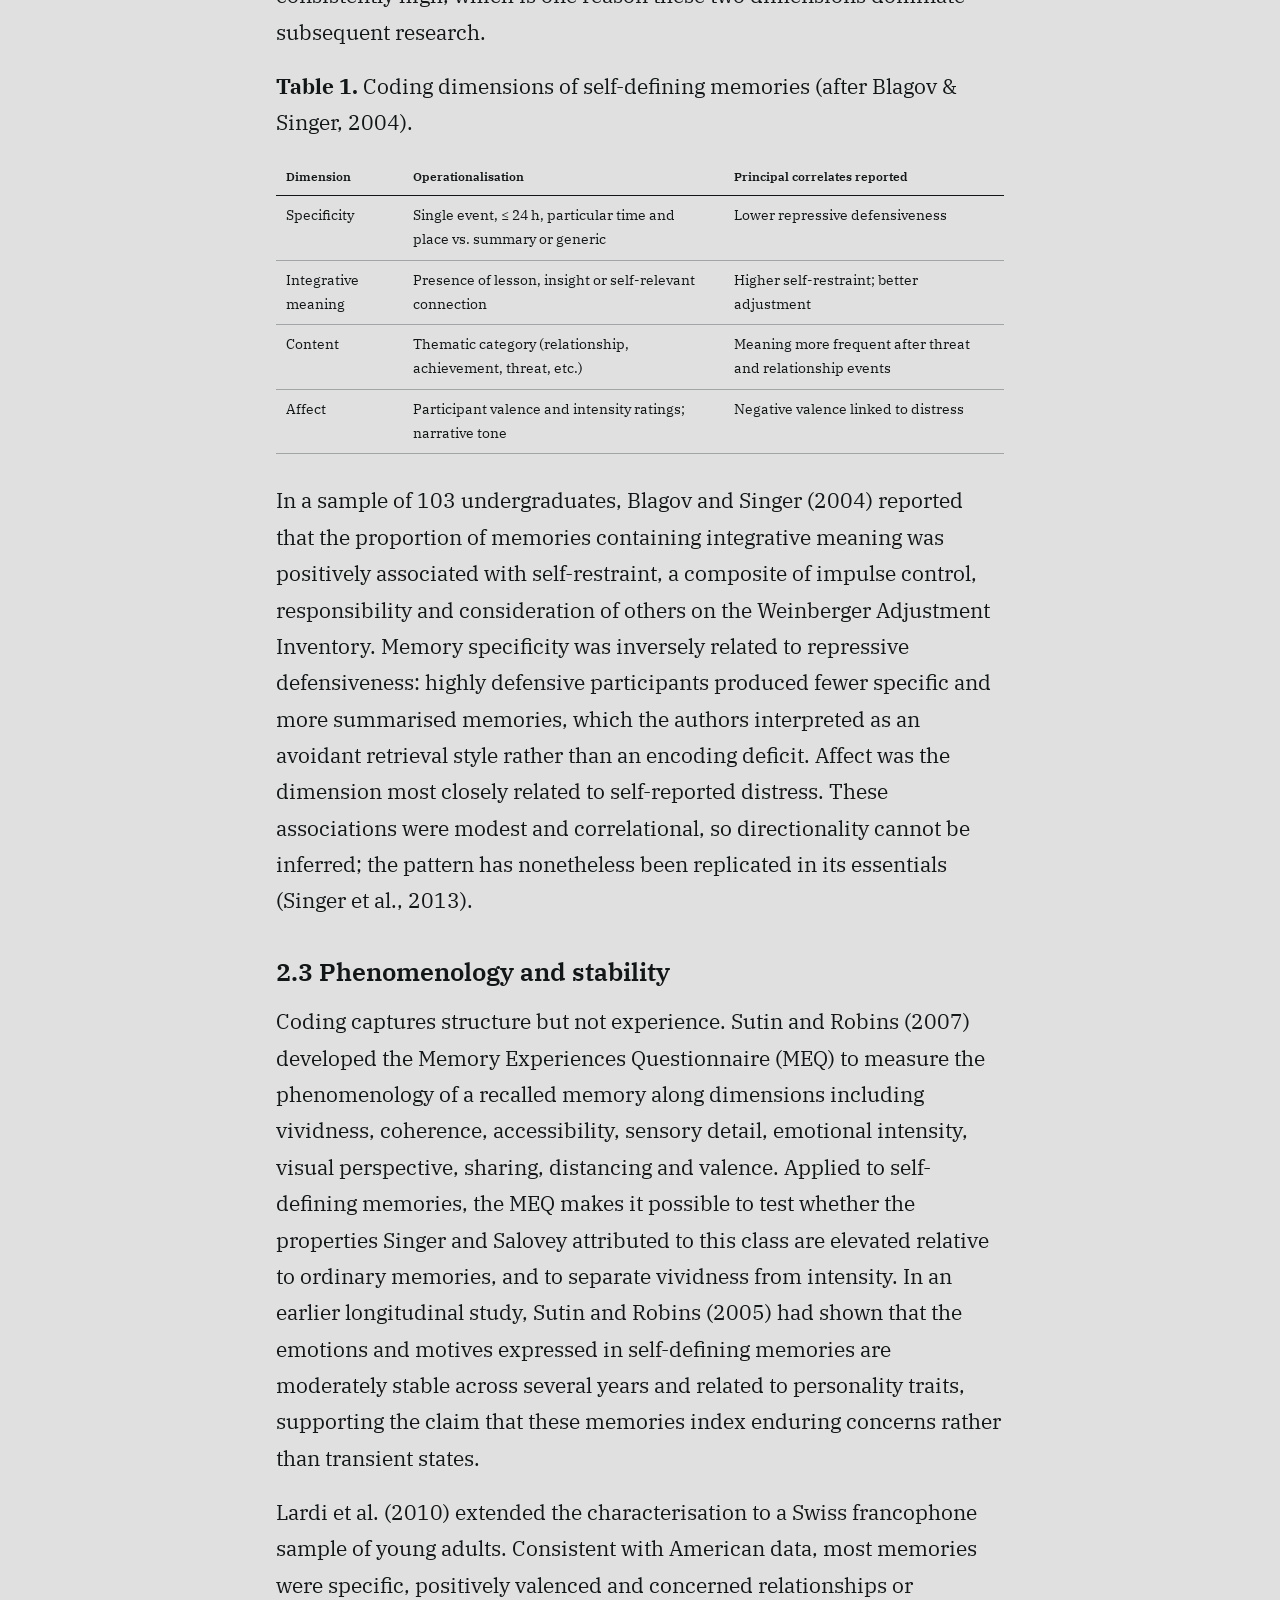
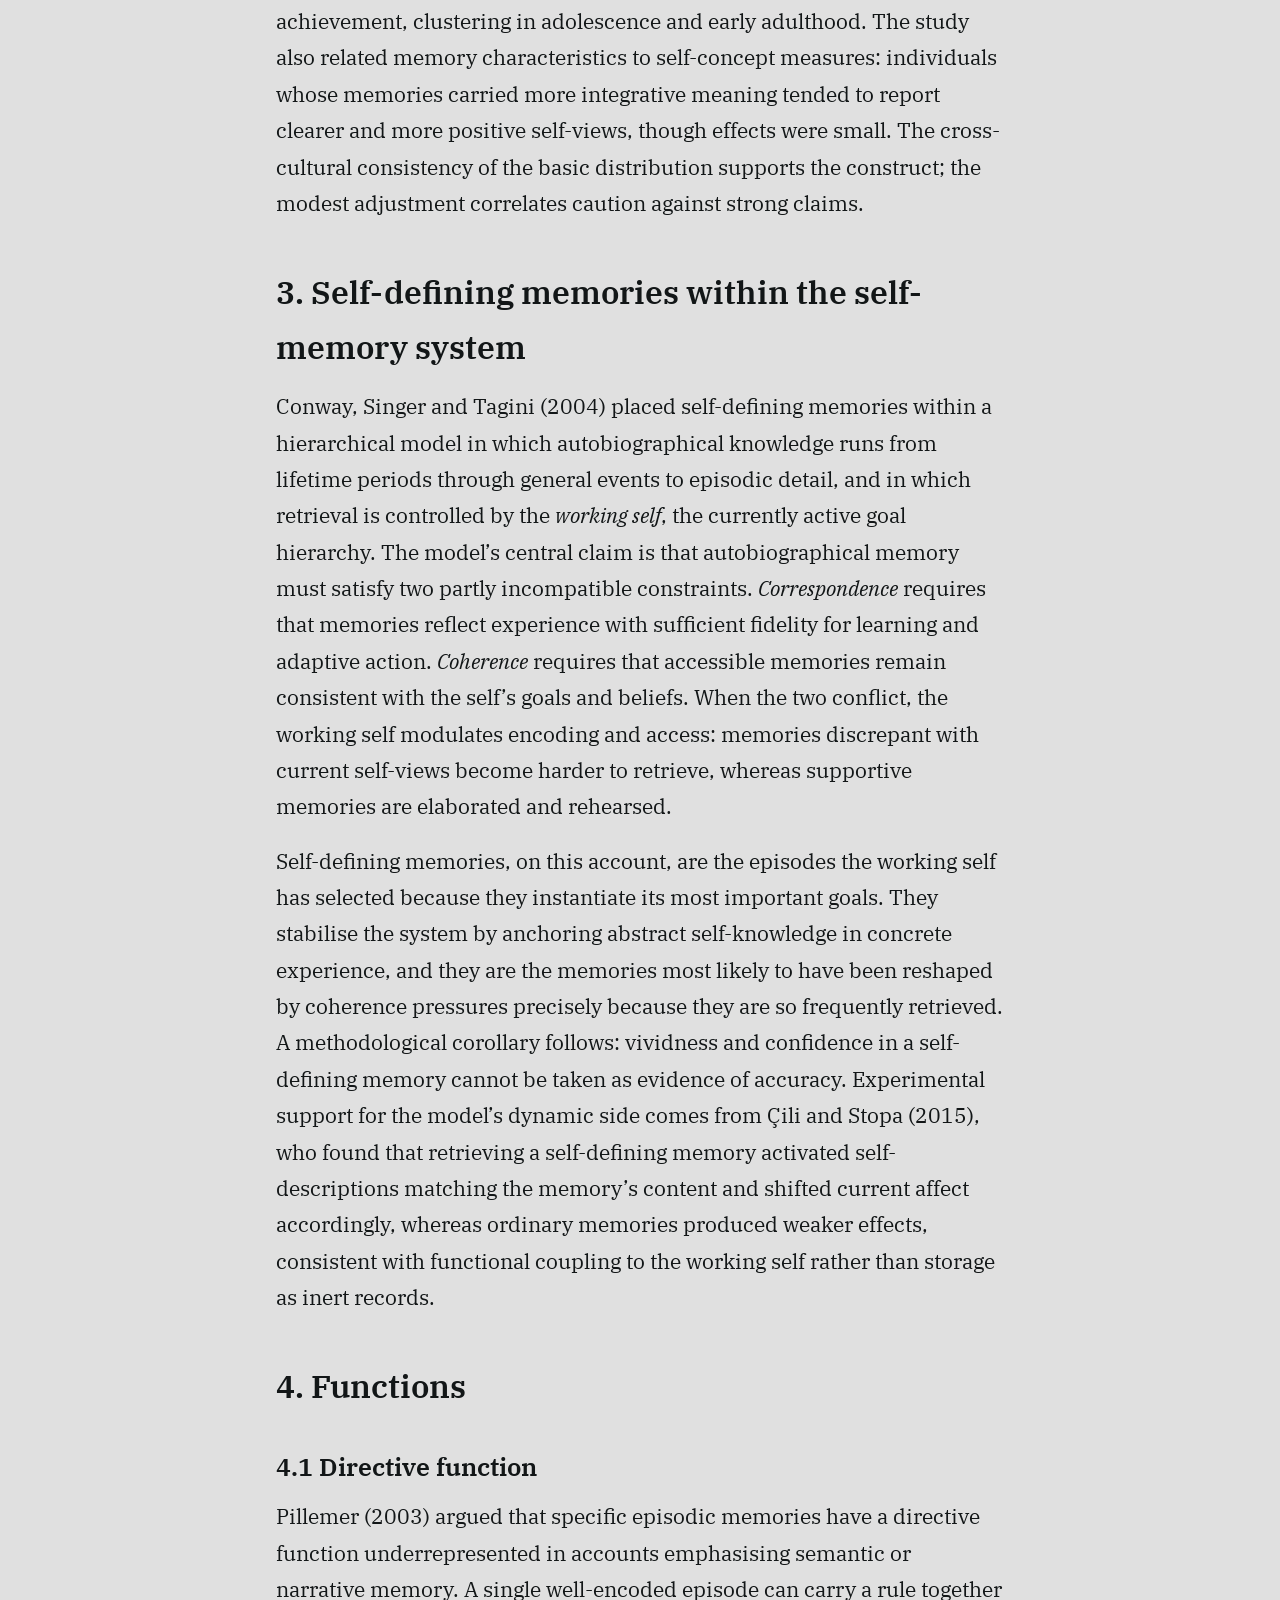
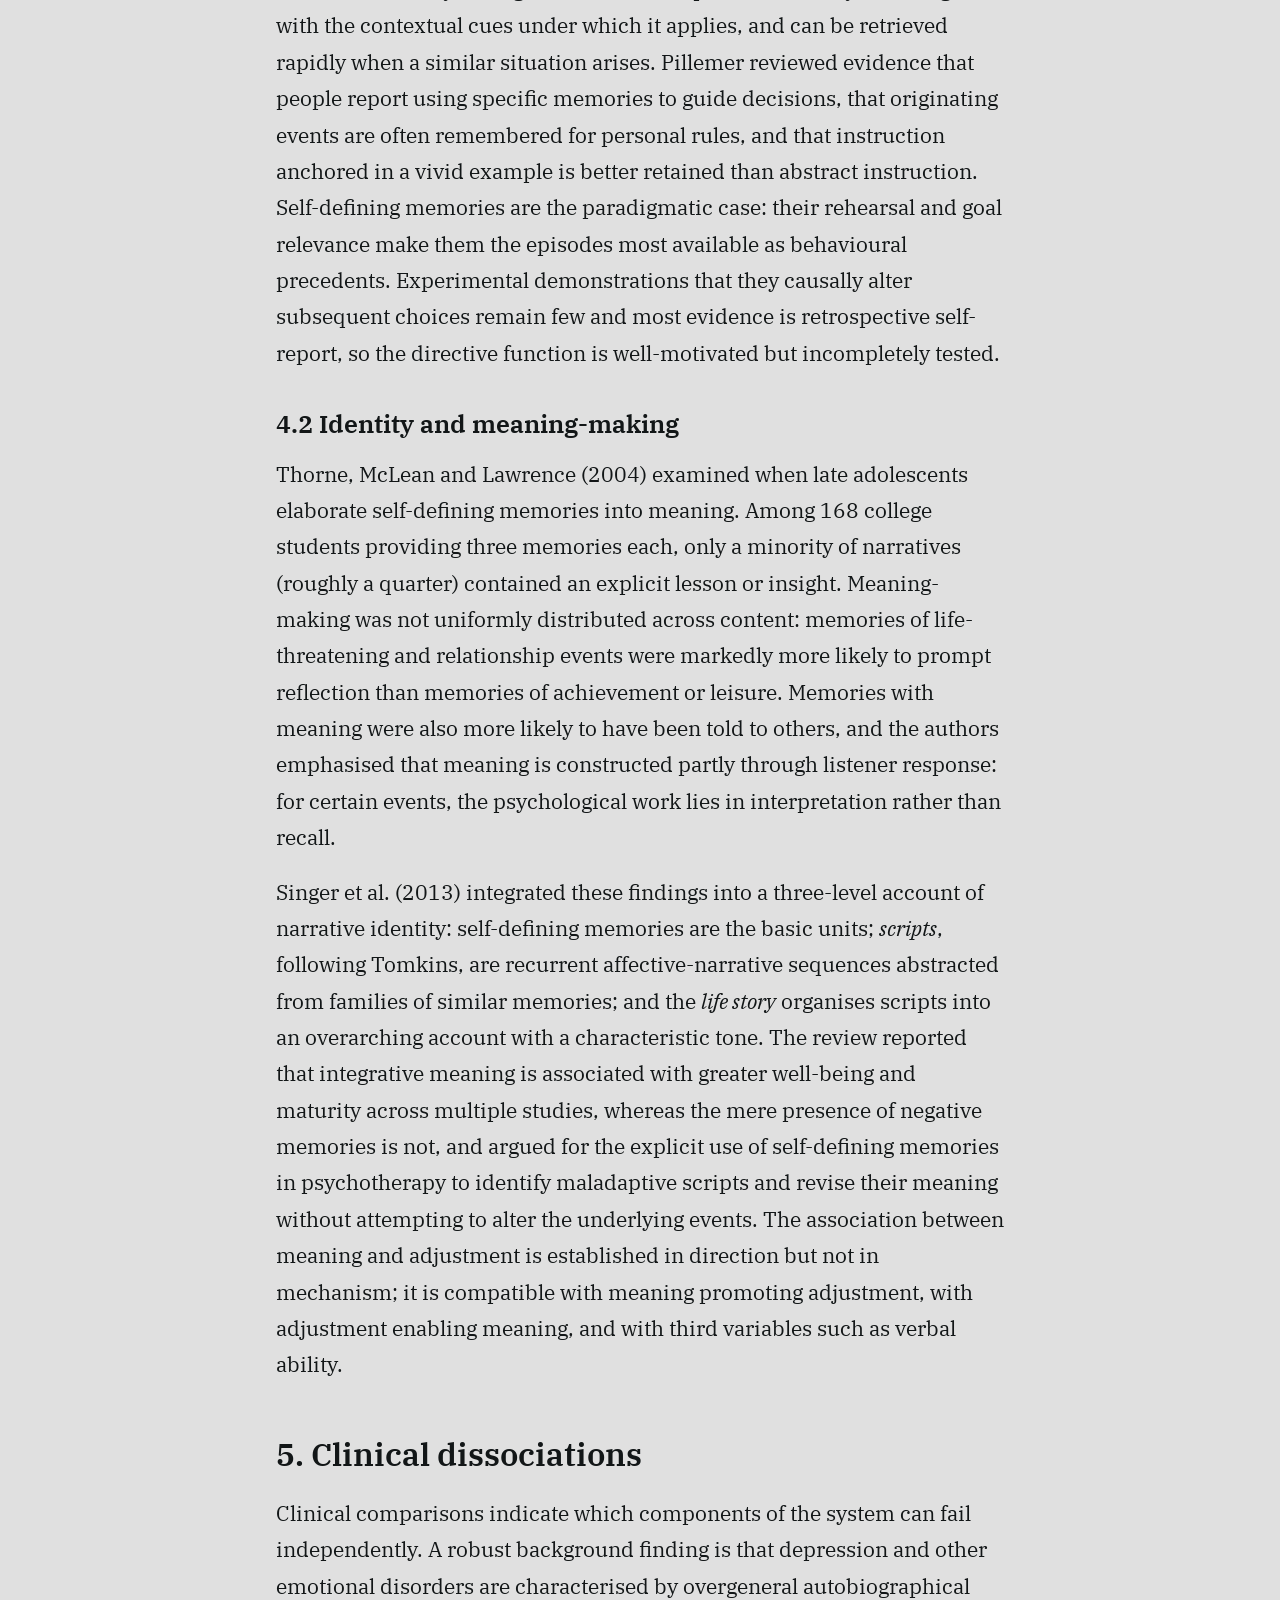
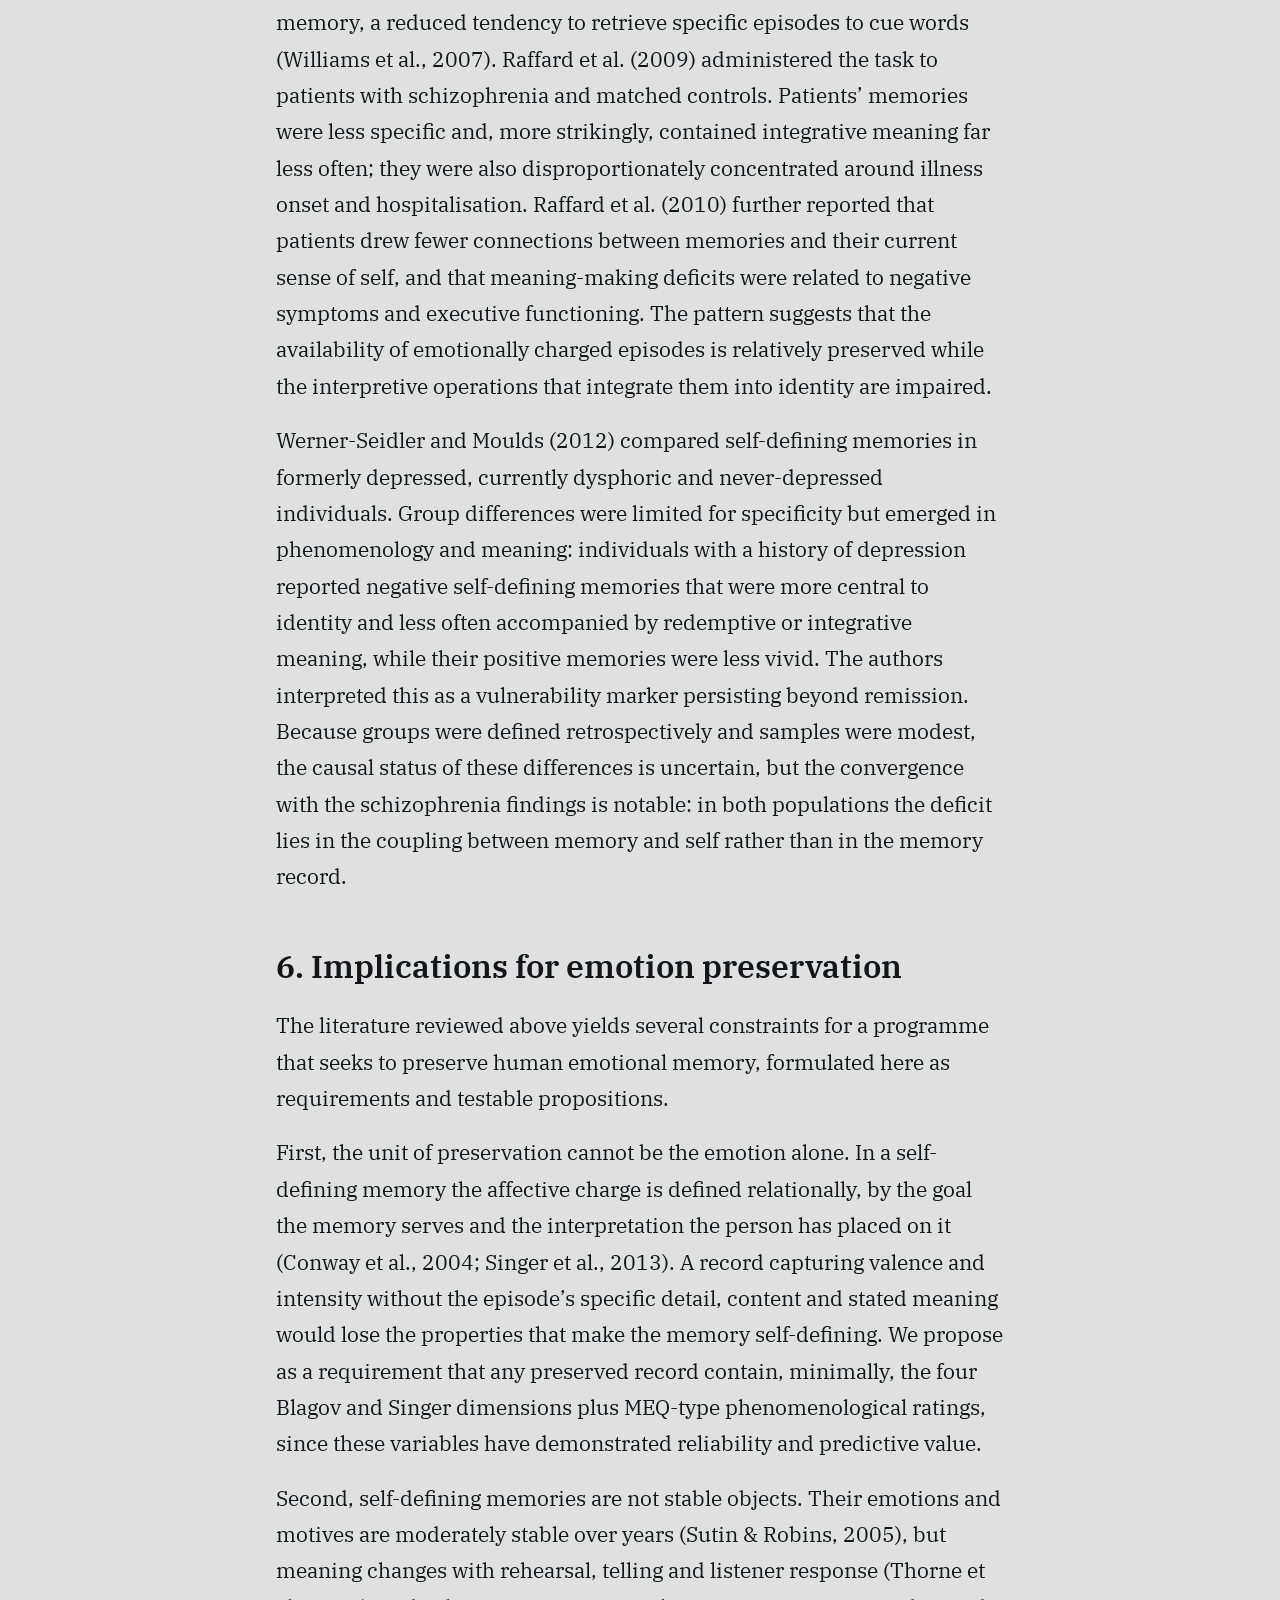
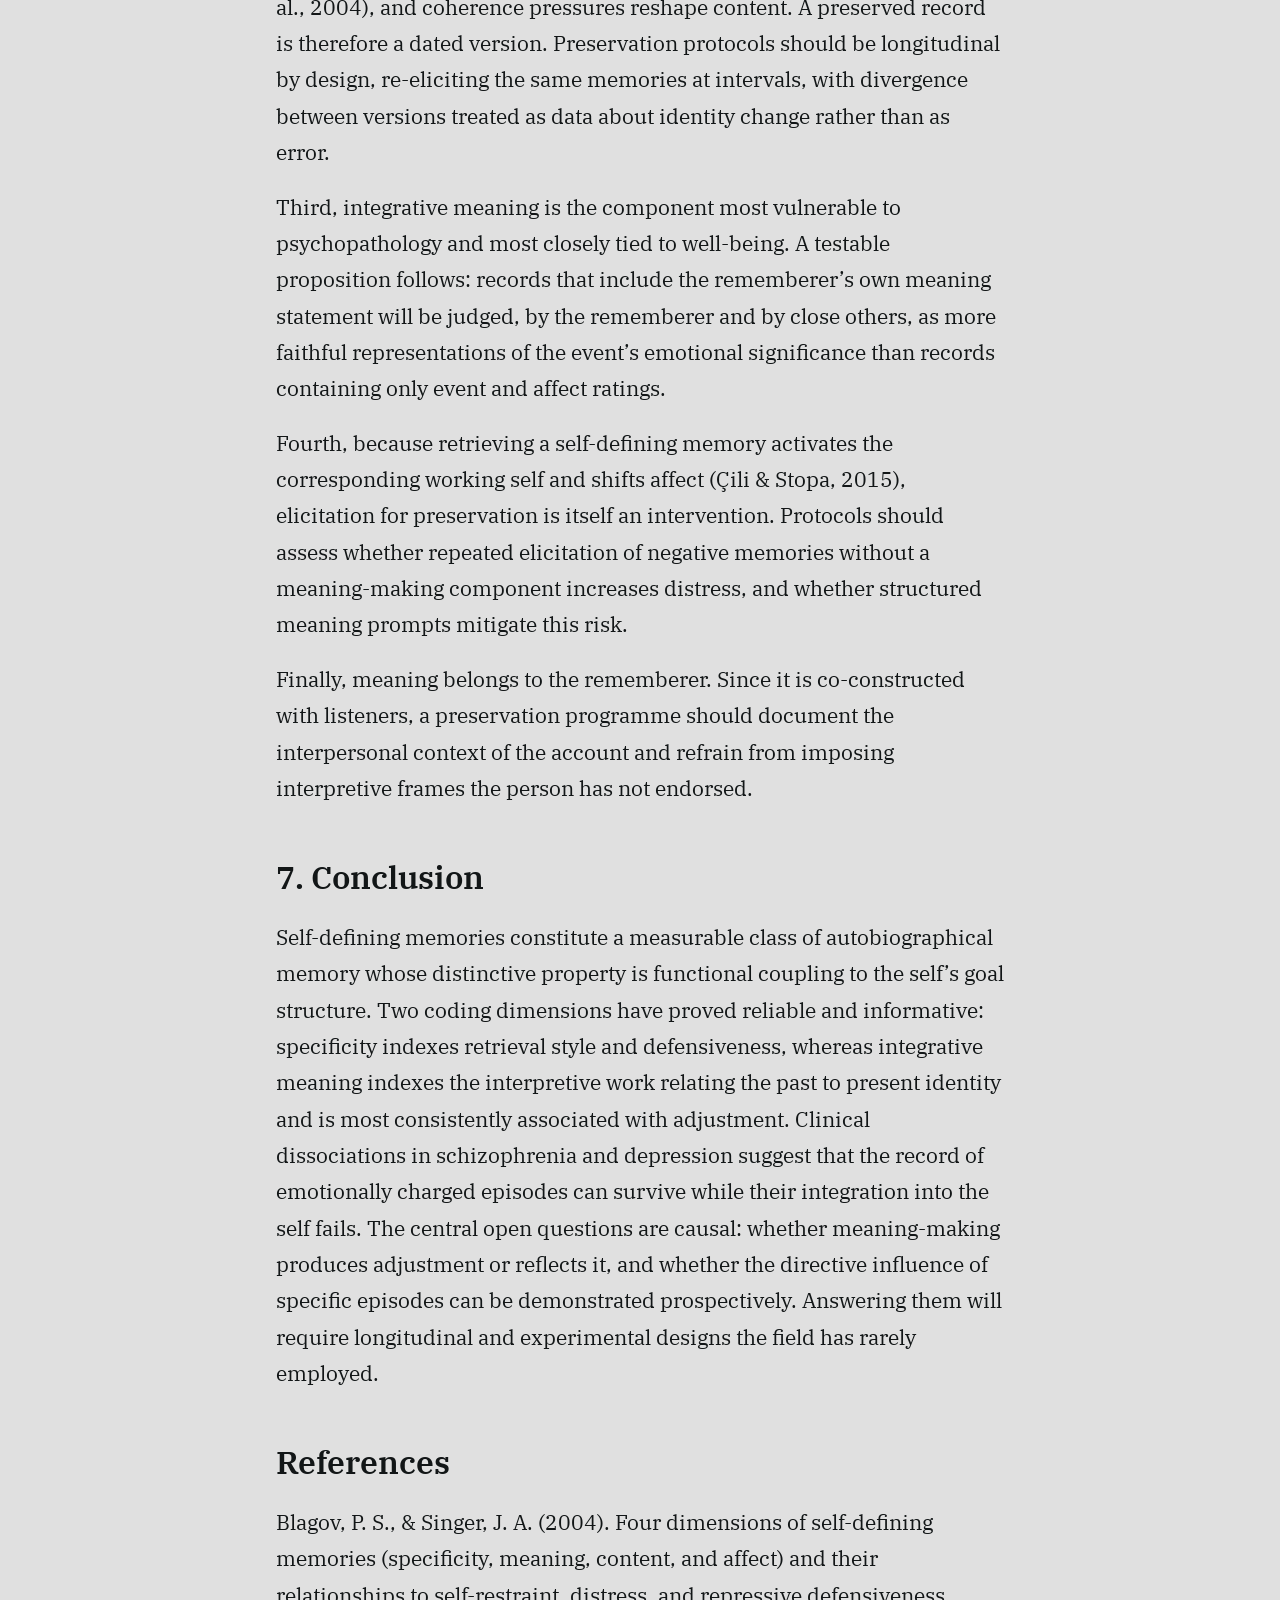
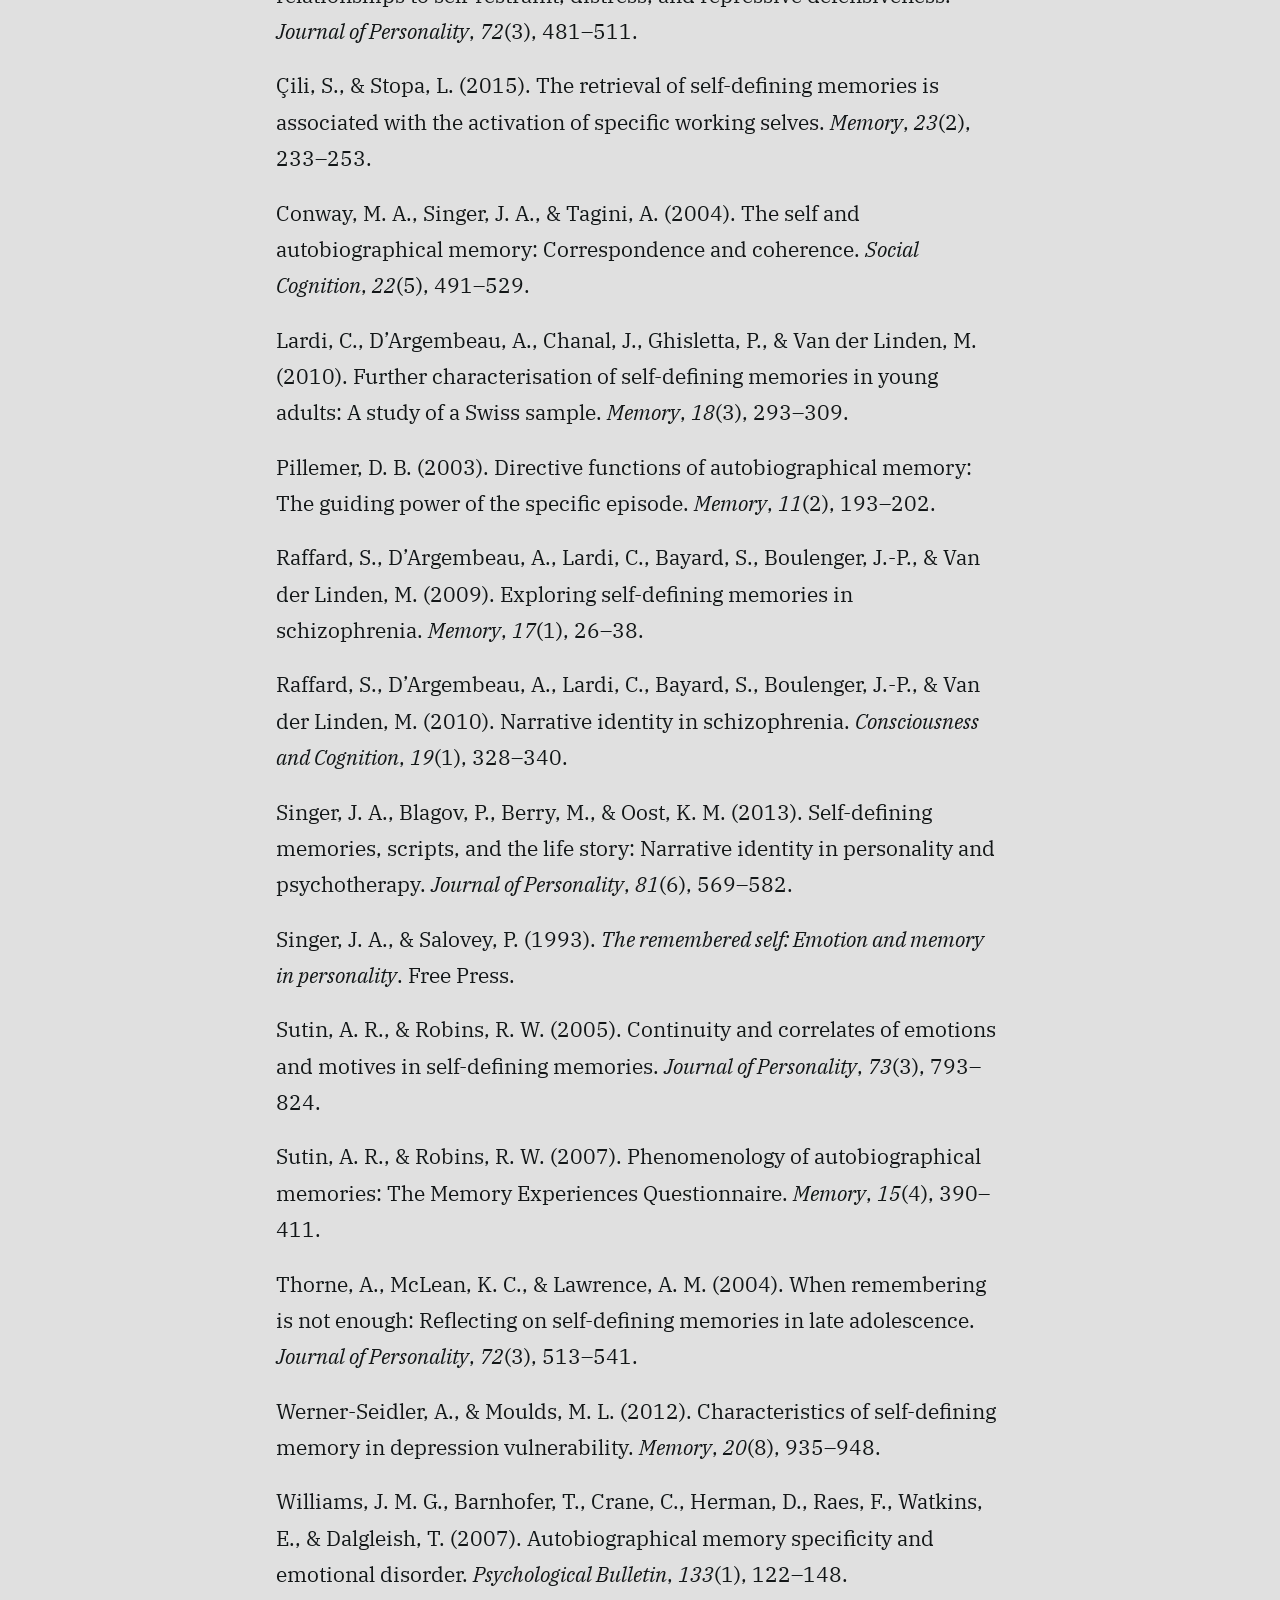
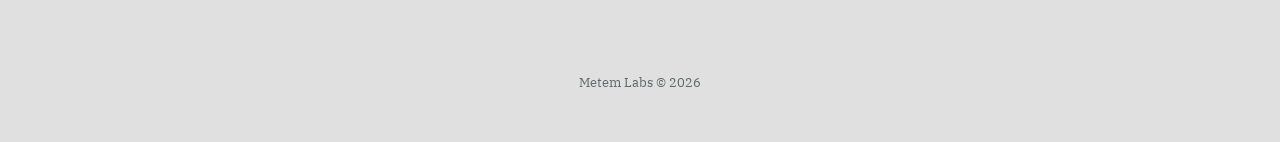
<file: publications/self-defining-memories/index.html>
<!doctype html>
<html lang="en">
<head>
<meta charset="utf-8" />
<meta name="viewport" content="width=device-width, initial-scale=1" />
<title>Self-Defining Memories: Structure, Function and Measurement — Metem Labs</title>
<meta name="description" content="Self-defining memories are a small subset of autobiographical memories that are vivid, affectively intense, repeatedly recalled and linked to enduring goals…" />
<link rel="canonical" href="https://metemlabs.com/publications/self-defining-memories/" />
<link rel="icon" href="/favicon.ico" sizes="any" />
<link rel="icon" type="image/png" sizes="32x32" href="/favicon-32x32.png" />
<link rel="icon" type="image/png" sizes="16x16" href="/favicon-16x16.png" />
<link rel="apple-touch-icon" sizes="180x180" href="/apple-touch-icon.png" />
<meta name="theme-color" content="#E0E0E0" />
<meta property="og:title" content="Self-Defining Memories: Structure, Function and Measurement — Metem Labs" />
<meta property="og:description" content="Self-defining memories are a small subset of autobiographical memories that are vivid, affectively intense, repeatedly recalled and linked to enduring goals…" />
<meta property="og:url" content="https://metemlabs.com/publications/self-defining-memories/" />
<meta property="og:type" content="article" />
<meta property="og:site_name" content="Metem Labs" />
<meta property="og:locale" content="en_US" />
<meta property="og:image" content="https://metemlabs.com/images/og.png?v=3" />
<meta property="og:image:secure_url" content="https://metemlabs.com/images/og.png?v=3" />
<meta property="og:image:type" content="image/png" />
<meta property="og:image:width" content="1200" />
<meta property="og:image:height" content="630" />
<meta property="og:image:alt" content="Metem Labs. Research Toward Digital Minds." />
<meta name="twitter:card" content="summary_large_image" />
<meta name="twitter:title" content="Self-Defining Memories: Structure, Function and Measurement — Metem Labs" />
<meta name="twitter:description" content="Self-defining memories are a small subset of autobiographical memories that are vivid, affectively intense, repeatedly recalled and linked to enduring goals…" />
<meta name="twitter:image" content="https://metemlabs.com/images/og.png?v=3" />
<script type="application/ld+json">{"@context":"https://schema.org","@type":"ScholarlyArticle","headline":"Self-Defining Memories: Structure, Function and Measurement","description":"Self-defining memories are a small subset of autobiographical memories that are vivid, affectively intense, repeatedly recalled and linked to enduring goals or unresolved conflicts. The present review asks what distinguishes these memories structurally, what functions they…","datePublished":"2026-04-24","url":"https://metemlabs.com/publications/self-defining-memories/","inLanguage":"en","publisher":{"@type":"ResearchOrganization","name":"Metem Labs","url":"https://metemlabs.com/","logo":"https://metemlabs.com/favicon-512x512.png","email":"contact@metemlabs.com"},"author":{"@type":"ResearchOrganization","name":"Metem Labs","url":"https://metemlabs.com/","logo":"https://metemlabs.com/favicon-512x512.png","email":"contact@metemlabs.com"}}</script>
<link rel="preconnect" href="https://fonts.googleapis.com" />
<link rel="preconnect" href="https://fonts.gstatic.com" crossorigin />
<link href="https://fonts.googleapis.com/css2?family=IBM+Plex+Serif:ital,wght@0,400;0,500;0,600;1,400&family=JetBrains+Mono:wght@400;700&display=swap" rel="stylesheet" />
<link rel="stylesheet" href="/style.css" />
</head>
<body>
<header class="hdr" id="hdr">
  <div class="hdr-in">
    <a class="logo" href="/" aria-label="Metem Labs — home">METEM <span>LABS</span></a>
    <nav class="hdr-wide" aria-label="Main"><span class="hdr-sep" aria-hidden="true"></span><a class="hdr-link on" href="/publications/" aria-current="page">Publications</a><a class="hdr-link" href="mailto:contact@metemlabs.com">Contact</a></nav>
    <button class="hdr-narrow menu-btn" id="menu-btn" aria-label="Open navigation menu" aria-expanded="false" aria-controls="menu-panel"><span class="mb"><span class="mb-close">CLOSE</span><span class="mb-menu">MENU</span></span></button>
  </div>
</header>
<div class="menu-wrap" id="menu-panel" hidden><div class="menu-in"><div class="menu"><a class="menu-link on" href="/publications/" aria-current="page">Publications</a><a class="menu-link" href="mailto:contact@metemlabs.com">Contact</a></div></div></div>
<script>
(function(){var h=document.getElementById('hdr'),b=document.getElementById('menu-btn'),m=document.getElementById('menu-panel');
function set(o){m.hidden=!o;b.setAttribute('aria-expanded',o);b.setAttribute('aria-label',o?'Close navigation menu':'Open navigation menu');b.classList.toggle('open',o);}
b.addEventListener('click',function(){set(m.hidden);});
document.addEventListener('mousedown',function(e){if(!m.hidden&&!e.target.closest('#menu-btn')&&!m.querySelector('.menu').contains(e.target))set(false);});
document.addEventListener('keydown',function(e){if(e.key==='Escape')set(false);});
function sc(){h.classList.toggle('scrolled',window.scrollY>4);if(!m.hidden)set(false);}
window.addEventListener('scroll',sc,{passive:true});sc();})();
</script>
<main>

  <p class="back"><a class="pill" href="/publications/">← Publications</a></p>
  <header class="pub-head"><span class="pill">2026.04.24</span><h1>Self-Defining Memories: Structure, Function and Measurement</h1></header>
  <article class="pub-body"><h2>Abstract</h2><p>Self-defining memories are a small subset of autobiographical memories that are vivid, affectively intense, repeatedly recalled and linked to enduring goals or unresolved conflicts. The present review asks what distinguishes these memories structurally, what functions they serve, and how reliably they can be measured. We examine the original formulation by Singer and Salovey (1993), the four-dimension coding system of Blagov and Singer (2004), and the subsequent literature relating specificity, integrative meaning, content and affect to adjustment, defensiveness and narrative identity. We situate self-defining memories within the Self-Memory System, in which correspondence and coherence are negotiated by the working self, and review evidence for a directive function of specific episodes. Clinical studies in schizophrenia and depression indicate that impairments concern meaning-making and affective phenomenology more than memory availability. The main conclusion is that a self-defining memory is not reducible to its event content: its affective charge is inseparable from the goal structure and interpretive frame in which it is embedded. A programme aiming to preserve emotional memory must therefore capture episode, phenomenology and meaning jointly, and treat the resulting record as a snapshot of an evolving representation.</p><p><strong>Keywords:</strong> self-defining memories; autobiographical memory; narrative identity; integrative meaning; memory specificity; emotion</p><h2>1. Introduction</h2><p>Autobiographical memory research has traditionally focused on the accuracy and accessibility of remembered events. A complementary tradition, rooted in personality psychology, asks which memories matter to the rememberer and why. Singer and Salovey (1993) proposed that a limited number of memories occupy a privileged relationship with identity. They termed these <em>self-defining memories</em> and characterised them by five properties: vividness, affective intensity, high rehearsal, linkage to similar memories, and a focus on an enduring concern or unresolved conflict of the personality. On this account, affective charge is the signal that a memory bears on goals that remain active.</p><p>Three decades of work have turned this clinical intuition into a measurable construct with a standardised elicitation task, a validated coding manual, and a body of correlational and clinical findings (Singer et al., 2013). The literature nevertheless remains predominantly cross-sectional, reliant on written narratives, and concentrated in Western undergraduate samples. The present review has three aims: to summarise the dimensions along which self-defining memories are coded and their psychometric status; to evaluate the evidence for the directive and identity functions attributed to them; and to extract from clinical comparisons what is dissociable in the system. The final section derives constraints for efforts to preserve human emotional memory.</p><h2>2. Structure and measurement</h2><h3>2.1 The elicitation task</h3><p>The Self-Defining Memory Task asks participants to describe, usually in writing, a set of memories (ten in Blagov &amp; Singer, 2004; three in Thorne et al., 2004) satisfying the Singer and Salovey criteria, which are presented in the instructions. Participants then rate each memory on affect, importance and vividness. The task is straightforward to administer and produces broadly comparable distributions of content and specificity across countries (Lardi et al., 2010). Its main limitation is that it elicits what participants are willing and able to write, confounding repression, self-presentation and narrative skill with the underlying representation.</p><h3>2.2 Four coding dimensions</h3><p>Blagov and Singer (2004) formalised a coding scheme along four dimensions, summarised in Table 1. <em>Specificity</em> distinguishes single-event memories located in a particular time and place from summarised or generic accounts. <em>Integrative meaning</em> codes whether the narrative moves beyond description to state a lesson, an insight about the self, or a connection between the event and the person’s life. <em>Content</em> classifies the thematic domain (relationships, achievement, life-threatening events, leisure, guilt or shame). <em>Affect</em> is scored from participants’ valence and intensity ratings and, in some studies, from coder ratings of narrative tone. Inter-rater reliabilities for specificity and integrative meaning are consistently high, which is one reason these two dimensions dominate subsequent research.</p><p><strong>Table 1.</strong> Coding dimensions of self-defining memories (after Blagov &amp; Singer, 2004).</p><table><thead><tr><th>Dimension</th><th>Operationalisation</th><th>Principal correlates reported</th></tr></thead><tbody><tr><td>Specificity</td><td>Single event, ≤ 24 h, particular time and place vs. summary or generic</td><td>Lower repressive defensiveness</td></tr><tr><td>Integrative meaning</td><td>Presence of lesson, insight or self-relevant connection</td><td>Higher self-restraint; better adjustment</td></tr><tr><td>Content</td><td>Thematic category (relationship, achievement, threat, etc.)</td><td>Meaning more frequent after threat and relationship events</td></tr><tr><td>Affect</td><td>Participant valence and intensity ratings; narrative tone</td><td>Negative valence linked to distress</td></tr></tbody></table><p>In a sample of 103 undergraduates, Blagov and Singer (2004) reported that the proportion of memories containing integrative meaning was positively associated with self-restraint, a composite of impulse control, responsibility and consideration of others on the Weinberger Adjustment Inventory. Memory specificity was inversely related to repressive defensiveness: highly defensive participants produced fewer specific and more summarised memories, which the authors interpreted as an avoidant retrieval style rather than an encoding deficit. Affect was the dimension most closely related to self-reported distress. These associations were modest and correlational, so directionality cannot be inferred; the pattern has nonetheless been replicated in its essentials (Singer et al., 2013).</p><h3>2.3 Phenomenology and stability</h3><p>Coding captures structure but not experience. Sutin and Robins (2007) developed the Memory Experiences Questionnaire (MEQ) to measure the phenomenology of a recalled memory along dimensions including vividness, coherence, accessibility, sensory detail, emotional intensity, visual perspective, sharing, distancing and valence. Applied to self-defining memories, the MEQ makes it possible to test whether the properties Singer and Salovey attributed to this class are elevated relative to ordinary memories, and to separate vividness from intensity. In an earlier longitudinal study, Sutin and Robins (2005) had shown that the emotions and motives expressed in self-defining memories are moderately stable across several years and related to personality traits, supporting the claim that these memories index enduring concerns rather than transient states.</p><p>Lardi et al. (2010) extended the characterisation to a Swiss francophone sample of young adults. Consistent with American data, most memories were specific, positively valenced and concerned relationships or achievement, clustering in adolescence and early adulthood. The study also related memory characteristics to self-concept measures: individuals whose memories carried more integrative meaning tended to report clearer and more positive self-views, though effects were small. The cross-cultural consistency of the basic distribution supports the construct; the modest adjustment correlates caution against strong claims.</p><h2>3. Self-defining memories within the self-memory system</h2><p>Conway, Singer and Tagini (2004) placed self-defining memories within a hierarchical model in which autobiographical knowledge runs from lifetime periods through general events to episodic detail, and in which retrieval is controlled by the <em>working self</em>, the currently active goal hierarchy. The model’s central claim is that autobiographical memory must satisfy two partly incompatible constraints. <em>Correspondence</em> requires that memories reflect experience with sufficient fidelity for learning and adaptive action. <em>Coherence</em> requires that accessible memories remain consistent with the self’s goals and beliefs. When the two conflict, the working self modulates encoding and access: memories discrepant with current self-views become harder to retrieve, whereas supportive memories are elaborated and rehearsed.</p><p>Self-defining memories, on this account, are the episodes the working self has selected because they instantiate its most important goals. They stabilise the system by anchoring abstract self-knowledge in concrete experience, and they are the memories most likely to have been reshaped by coherence pressures precisely because they are so frequently retrieved. A methodological corollary follows: vividness and confidence in a self-defining memory cannot be taken as evidence of accuracy. Experimental support for the model’s dynamic side comes from Çili and Stopa (2015), who found that retrieving a self-defining memory activated self-descriptions matching the memory’s content and shifted current affect accordingly, whereas ordinary memories produced weaker effects, consistent with functional coupling to the working self rather than storage as inert records.</p><h2>4. Functions</h2><h3>4.1 Directive function</h3><p>Pillemer (2003) argued that specific episodic memories have a directive function underrepresented in accounts emphasising semantic or narrative memory. A single well-encoded episode can carry a rule together with the contextual cues under which it applies, and can be retrieved rapidly when a similar situation arises. Pillemer reviewed evidence that people report using specific memories to guide decisions, that originating events are often remembered for personal rules, and that instruction anchored in a vivid example is better retained than abstract instruction. Self-defining memories are the paradigmatic case: their rehearsal and goal relevance make them the episodes most available as behavioural precedents. Experimental demonstrations that they causally alter subsequent choices remain few and most evidence is retrospective self-report, so the directive function is well-motivated but incompletely tested.</p><h3>4.2 Identity and meaning-making</h3><p>Thorne, McLean and Lawrence (2004) examined when late adolescents elaborate self-defining memories into meaning. Among 168 college students providing three memories each, only a minority of narratives (roughly a quarter) contained an explicit lesson or insight. Meaning-making was not uniformly distributed across content: memories of life-threatening and relationship events were markedly more likely to prompt reflection than memories of achievement or leisure. Memories with meaning were also more likely to have been told to others, and the authors emphasised that meaning is constructed partly through listener response: for certain events, the psychological work lies in interpretation rather than recall.</p><p>Singer et al. (2013) integrated these findings into a three-level account of narrative identity: self-defining memories are the basic units; <em>scripts</em>, following Tomkins, are recurrent affective-narrative sequences abstracted from families of similar memories; and the <em>life story</em> organises scripts into an overarching account with a characteristic tone. The review reported that integrative meaning is associated with greater well-being and maturity across multiple studies, whereas the mere presence of negative memories is not, and argued for the explicit use of self-defining memories in psychotherapy to identify maladaptive scripts and revise their meaning without attempting to alter the underlying events. The association between meaning and adjustment is established in direction but not in mechanism; it is compatible with meaning promoting adjustment, with adjustment enabling meaning, and with third variables such as verbal ability.</p><h2>5. Clinical dissociations</h2><p>Clinical comparisons indicate which components of the system can fail independently. A robust background finding is that depression and other emotional disorders are characterised by overgeneral autobiographical memory, a reduced tendency to retrieve specific episodes to cue words (Williams et al., 2007). Raffard et al. (2009) administered the task to patients with schizophrenia and matched controls. Patients’ memories were less specific and, more strikingly, contained integrative meaning far less often; they were also disproportionately concentrated around illness onset and hospitalisation. Raffard et al. (2010) further reported that patients drew fewer connections between memories and their current sense of self, and that meaning-making deficits were related to negative symptoms and executive functioning. The pattern suggests that the availability of emotionally charged episodes is relatively preserved while the interpretive operations that integrate them into identity are impaired.</p><p>Werner-Seidler and Moulds (2012) compared self-defining memories in formerly depressed, currently dysphoric and never-depressed individuals. Group differences were limited for specificity but emerged in phenomenology and meaning: individuals with a history of depression reported negative self-defining memories that were more central to identity and less often accompanied by redemptive or integrative meaning, while their positive memories were less vivid. The authors interpreted this as a vulnerability marker persisting beyond remission. Because groups were defined retrospectively and samples were modest, the causal status of these differences is uncertain, but the convergence with the schizophrenia findings is notable: in both populations the deficit lies in the coupling between memory and self rather than in the memory record.</p><h2>6. Implications for emotion preservation</h2><p>The literature reviewed above yields several constraints for a programme that seeks to preserve human emotional memory, formulated here as requirements and testable propositions.</p><p>First, the unit of preservation cannot be the emotion alone. In a self-defining memory the affective charge is defined relationally, by the goal the memory serves and the interpretation the person has placed on it (Conway et al., 2004; Singer et al., 2013). A record capturing valence and intensity without the episode’s specific detail, content and stated meaning would lose the properties that make the memory self-defining. We propose as a requirement that any preserved record contain, minimally, the four Blagov and Singer dimensions plus MEQ-type phenomenological ratings, since these variables have demonstrated reliability and predictive value.</p><p>Second, self-defining memories are not stable objects. Their emotions and motives are moderately stable over years (Sutin &amp; Robins, 2005), but meaning changes with rehearsal, telling and listener response (Thorne et al., 2004), and coherence pressures reshape content. A preserved record is therefore a dated version. Preservation protocols should be longitudinal by design, re-eliciting the same memories at intervals, with divergence between versions treated as data about identity change rather than as error.</p><p>Third, integrative meaning is the component most vulnerable to psychopathology and most closely tied to well-being. A testable proposition follows: records that include the rememberer’s own meaning statement will be judged, by the rememberer and by close others, as more faithful representations of the event’s emotional significance than records containing only event and affect ratings.</p><p>Fourth, because retrieving a self-defining memory activates the corresponding working self and shifts affect (Çili &amp; Stopa, 2015), elicitation for preservation is itself an intervention. Protocols should assess whether repeated elicitation of negative memories without a meaning-making component increases distress, and whether structured meaning prompts mitigate this risk.</p><p>Finally, meaning belongs to the rememberer. Since it is co-constructed with listeners, a preservation programme should document the interpersonal context of the account and refrain from imposing interpretive frames the person has not endorsed.</p><h2>7. Conclusion</h2><p>Self-defining memories constitute a measurable class of autobiographical memory whose distinctive property is functional coupling to the self’s goal structure. Two coding dimensions have proved reliable and informative: specificity indexes retrieval style and defensiveness, whereas integrative meaning indexes the interpretive work relating the past to present identity and is most consistently associated with adjustment. Clinical dissociations in schizophrenia and depression suggest that the record of emotionally charged episodes can survive while their integration into the self fails. The central open questions are causal: whether meaning-making produces adjustment or reflects it, and whether the directive influence of specific episodes can be demonstrated prospectively. Answering them will require longitudinal and experimental designs the field has rarely employed.</p><h2>References</h2><p>Blagov, P. S., &amp; Singer, J. A. (2004). Four dimensions of self-defining memories (specificity, meaning, content, and affect) and their relationships to self-restraint, distress, and repressive defensiveness. <em>Journal of Personality</em>, <em>72</em>(3), 481–511.</p><p>Çili, S., &amp; Stopa, L. (2015). The retrieval of self-defining memories is associated with the activation of specific working selves. <em>Memory</em>, <em>23</em>(2), 233–253.</p><p>Conway, M. A., Singer, J. A., &amp; Tagini, A. (2004). The self and autobiographical memory: Correspondence and coherence. <em>Social Cognition</em>, <em>22</em>(5), 491–529.</p><p>Lardi, C., D’Argembeau, A., Chanal, J., Ghisletta, P., &amp; Van der Linden, M. (2010). Further characterisation of self-defining memories in young adults: A study of a Swiss sample. <em>Memory</em>, <em>18</em>(3), 293–309.</p><p>Pillemer, D. B. (2003). Directive functions of autobiographical memory: The guiding power of the specific episode. <em>Memory</em>, <em>11</em>(2), 193–202.</p><p>Raffard, S., D’Argembeau, A., Lardi, C., Bayard, S., Boulenger, J.-P., &amp; Van der Linden, M. (2009). Exploring self-defining memories in schizophrenia. <em>Memory</em>, <em>17</em>(1), 26–38.</p><p>Raffard, S., D’Argembeau, A., Lardi, C., Bayard, S., Boulenger, J.-P., &amp; Van der Linden, M. (2010). Narrative identity in schizophrenia. <em>Consciousness and Cognition</em>, <em>19</em>(1), 328–340.</p><p>Singer, J. A., Blagov, P., Berry, M., &amp; Oost, K. M. (2013). Self-defining memories, scripts, and the life story: Narrative identity in personality and psychotherapy. <em>Journal of Personality</em>, <em>81</em>(6), 569–582.</p><p>Singer, J. A., &amp; Salovey, P. (1993). <em>The remembered self: Emotion and memory in personality</em>. Free Press.</p><p>Sutin, A. R., &amp; Robins, R. W. (2005). Continuity and correlates of emotions and motives in self-defining memories. <em>Journal of Personality</em>, <em>73</em>(3), 793–824.</p><p>Sutin, A. R., &amp; Robins, R. W. (2007). Phenomenology of autobiographical memories: The Memory Experiences Questionnaire. <em>Memory</em>, <em>15</em>(4), 390–411.</p><p>Thorne, A., McLean, K. C., &amp; Lawrence, A. M. (2004). When remembering is not enough: Reflecting on self-defining memories in late adolescence. <em>Journal of Personality</em>, <em>72</em>(3), 513–541.</p><p>Werner-Seidler, A., &amp; Moulds, M. L. (2012). Characteristics of self-defining memory in depression vulnerability. <em>Memory</em>, <em>20</em>(8), 935–948.</p><p>Williams, J. M. G., Barnhofer, T., Crane, C., Herman, D., Raes, F., Watkins, E., &amp; Dalgleish, T. (2007). Autobiographical memory specificity and emotional disorder. <em>Psychological Bulletin</em>, <em>133</em>(1), 122–148.</p></article>
  <footer>Metem Labs © 2026</footer>
</main>
</body>
</html>
</file>
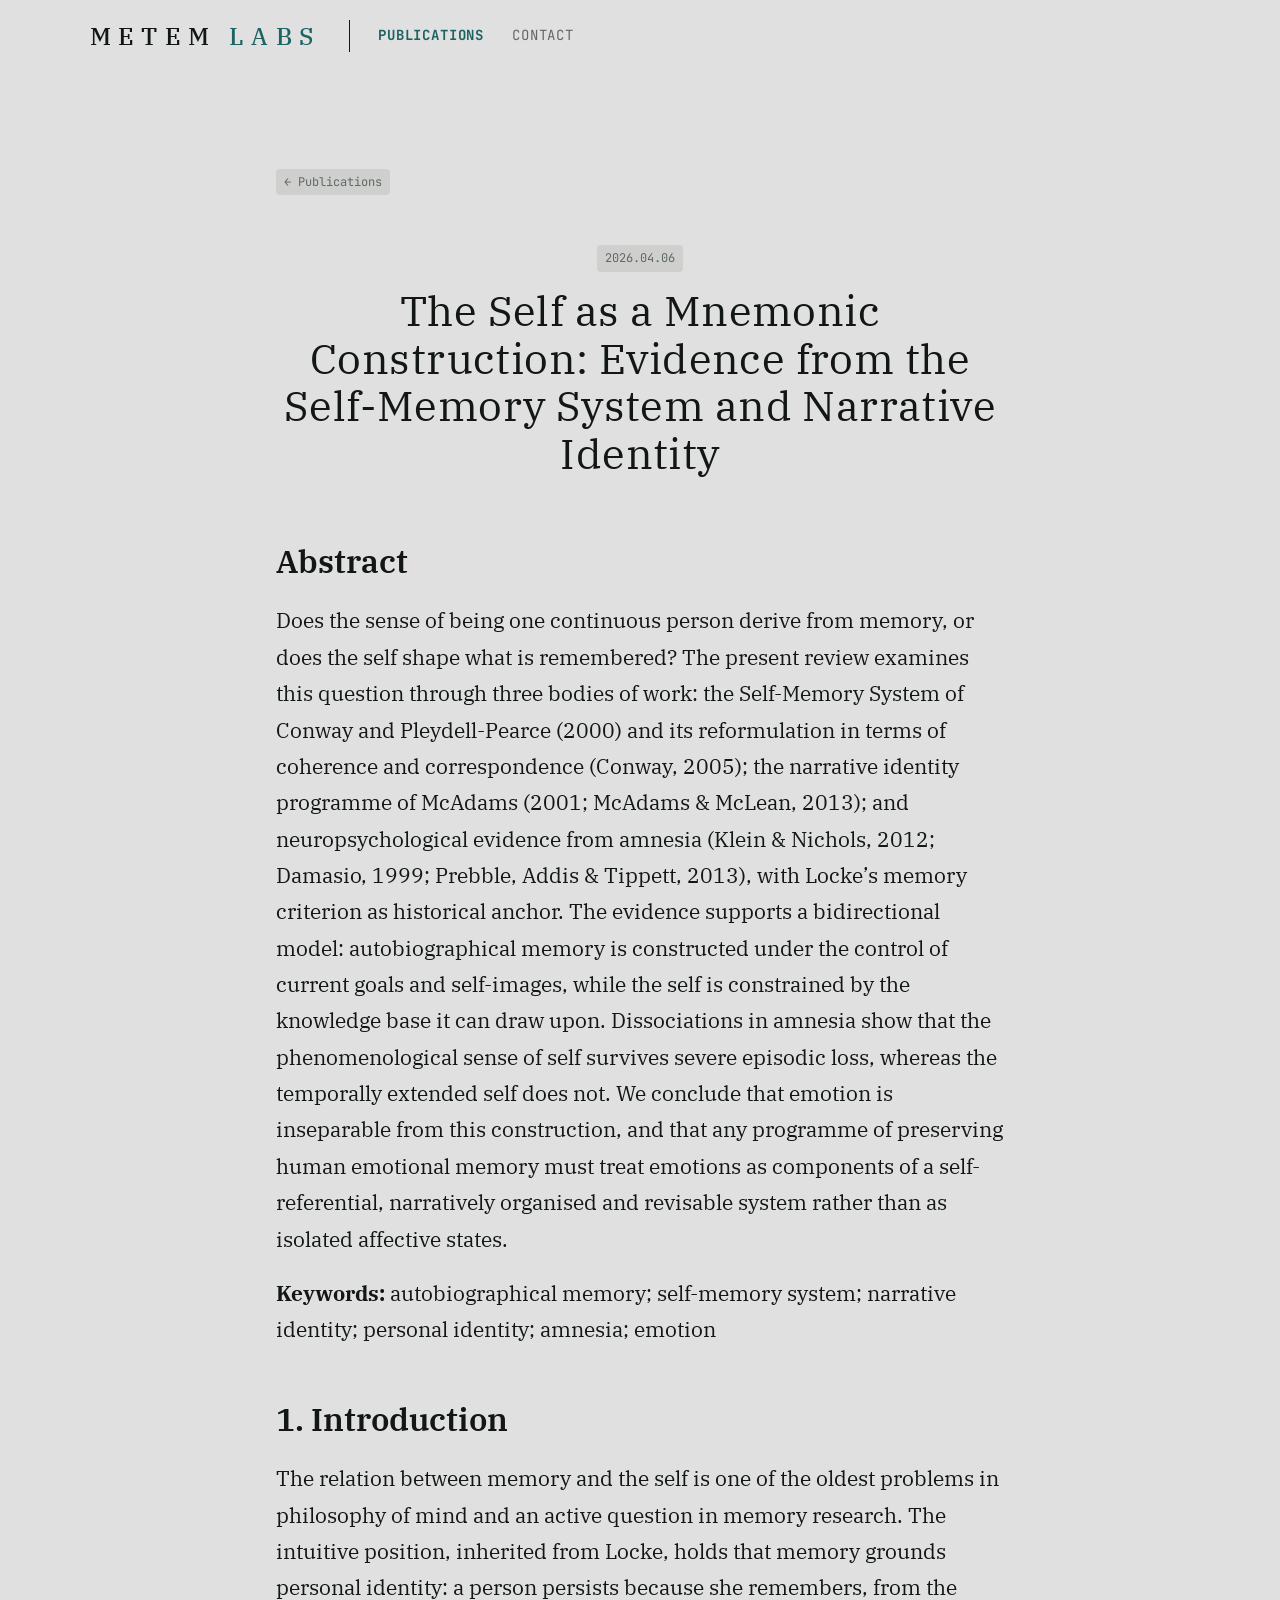
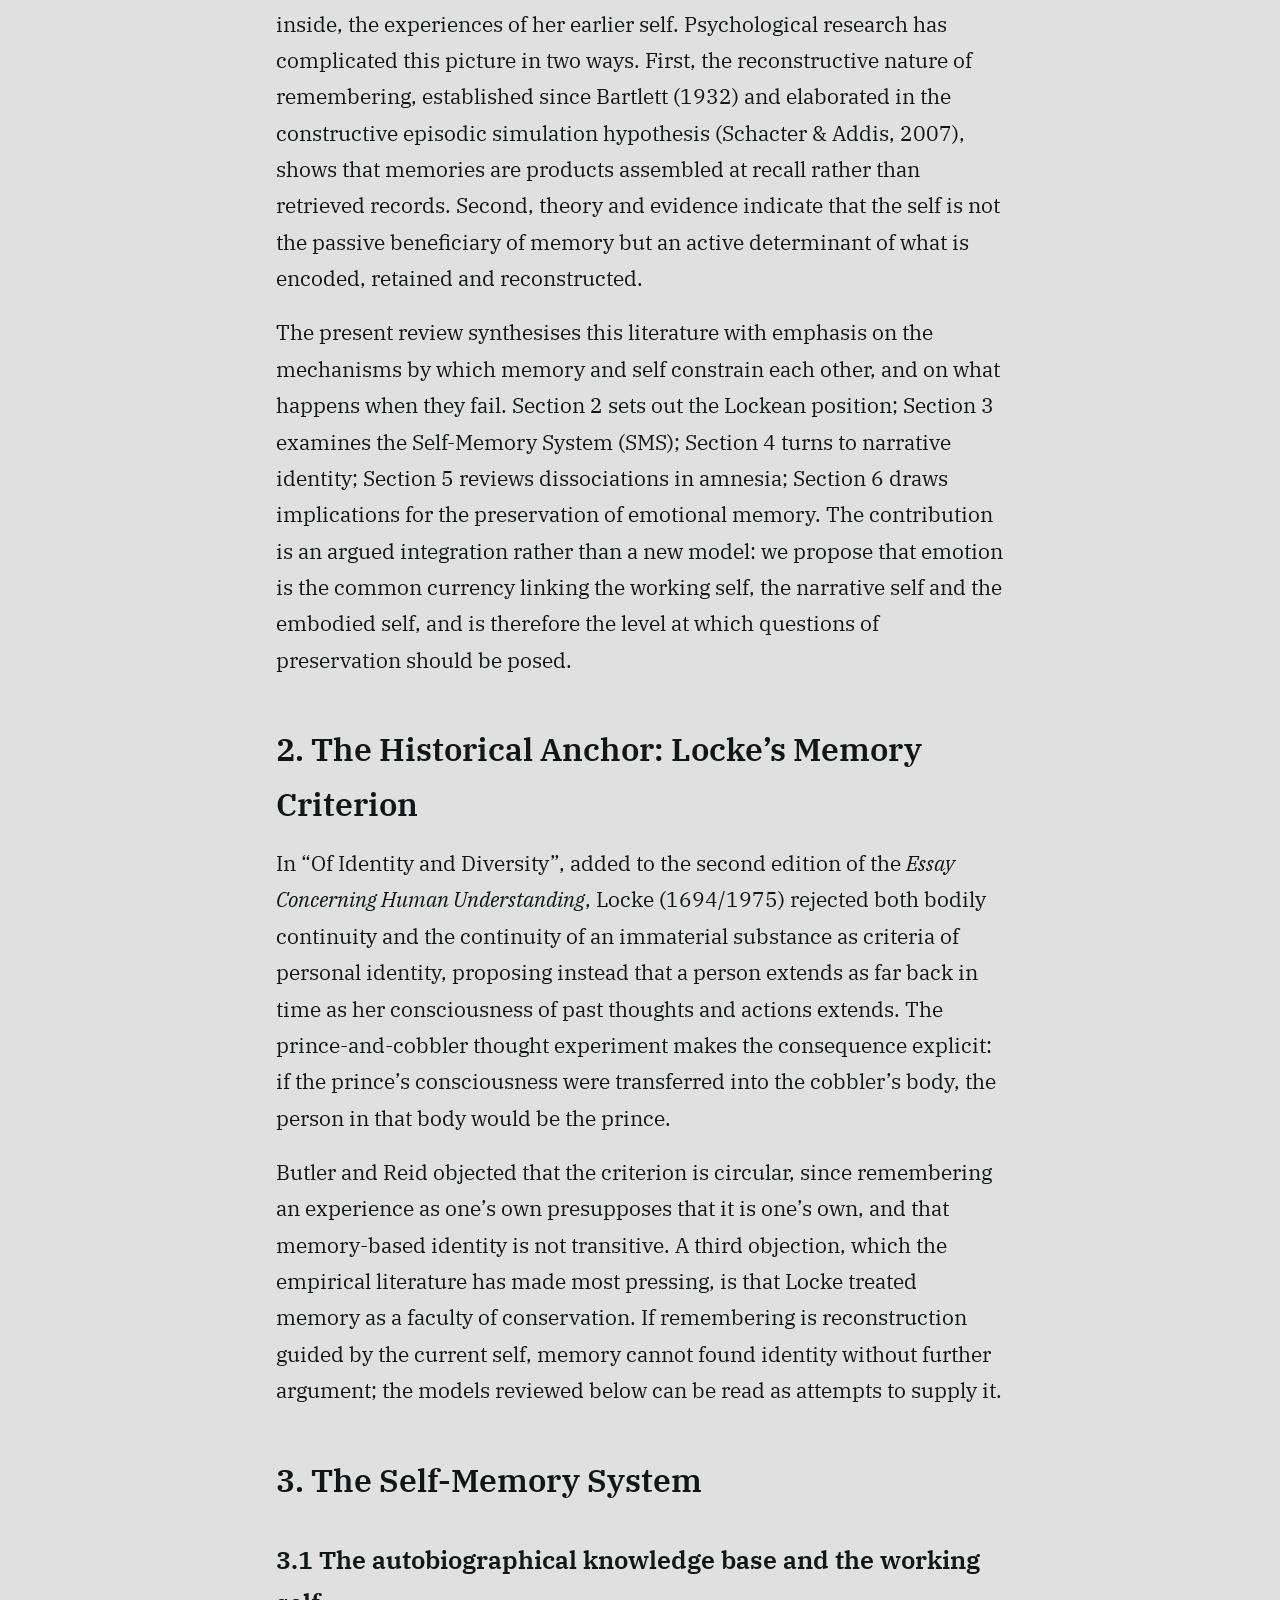
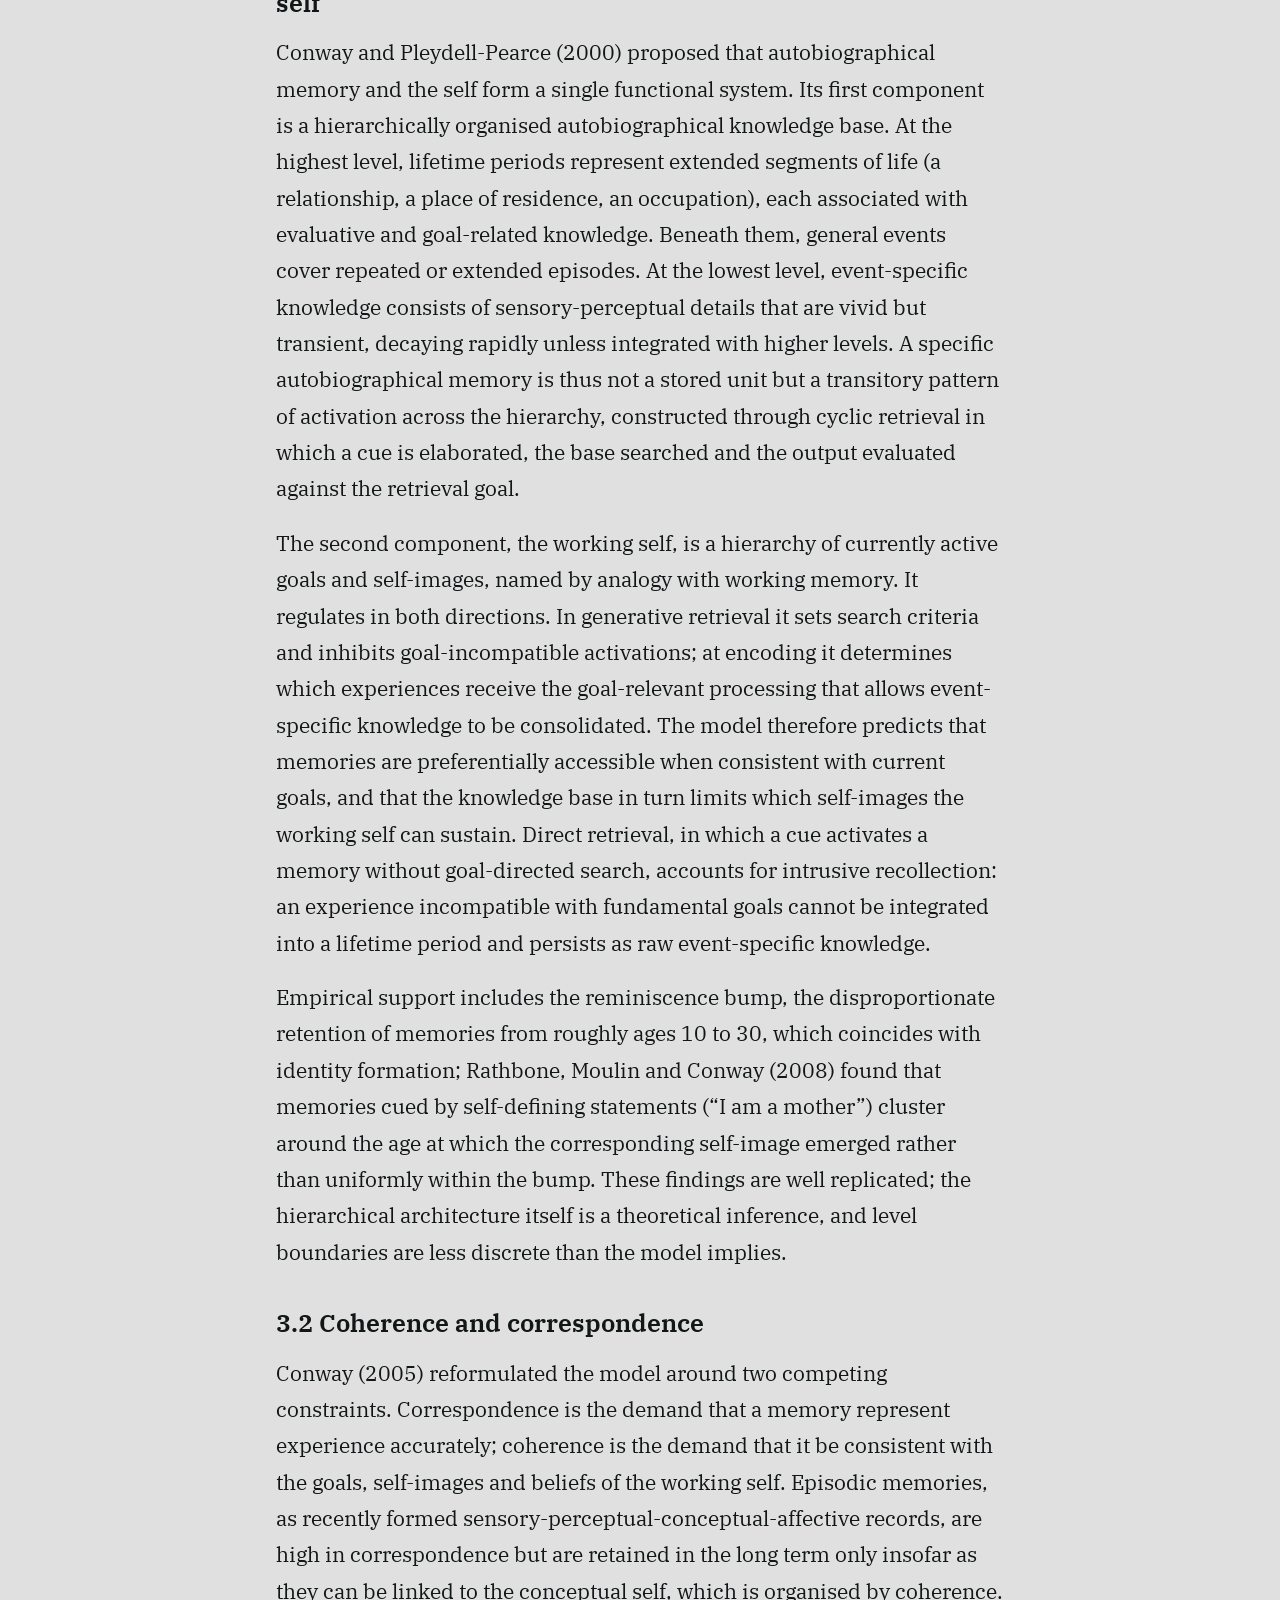
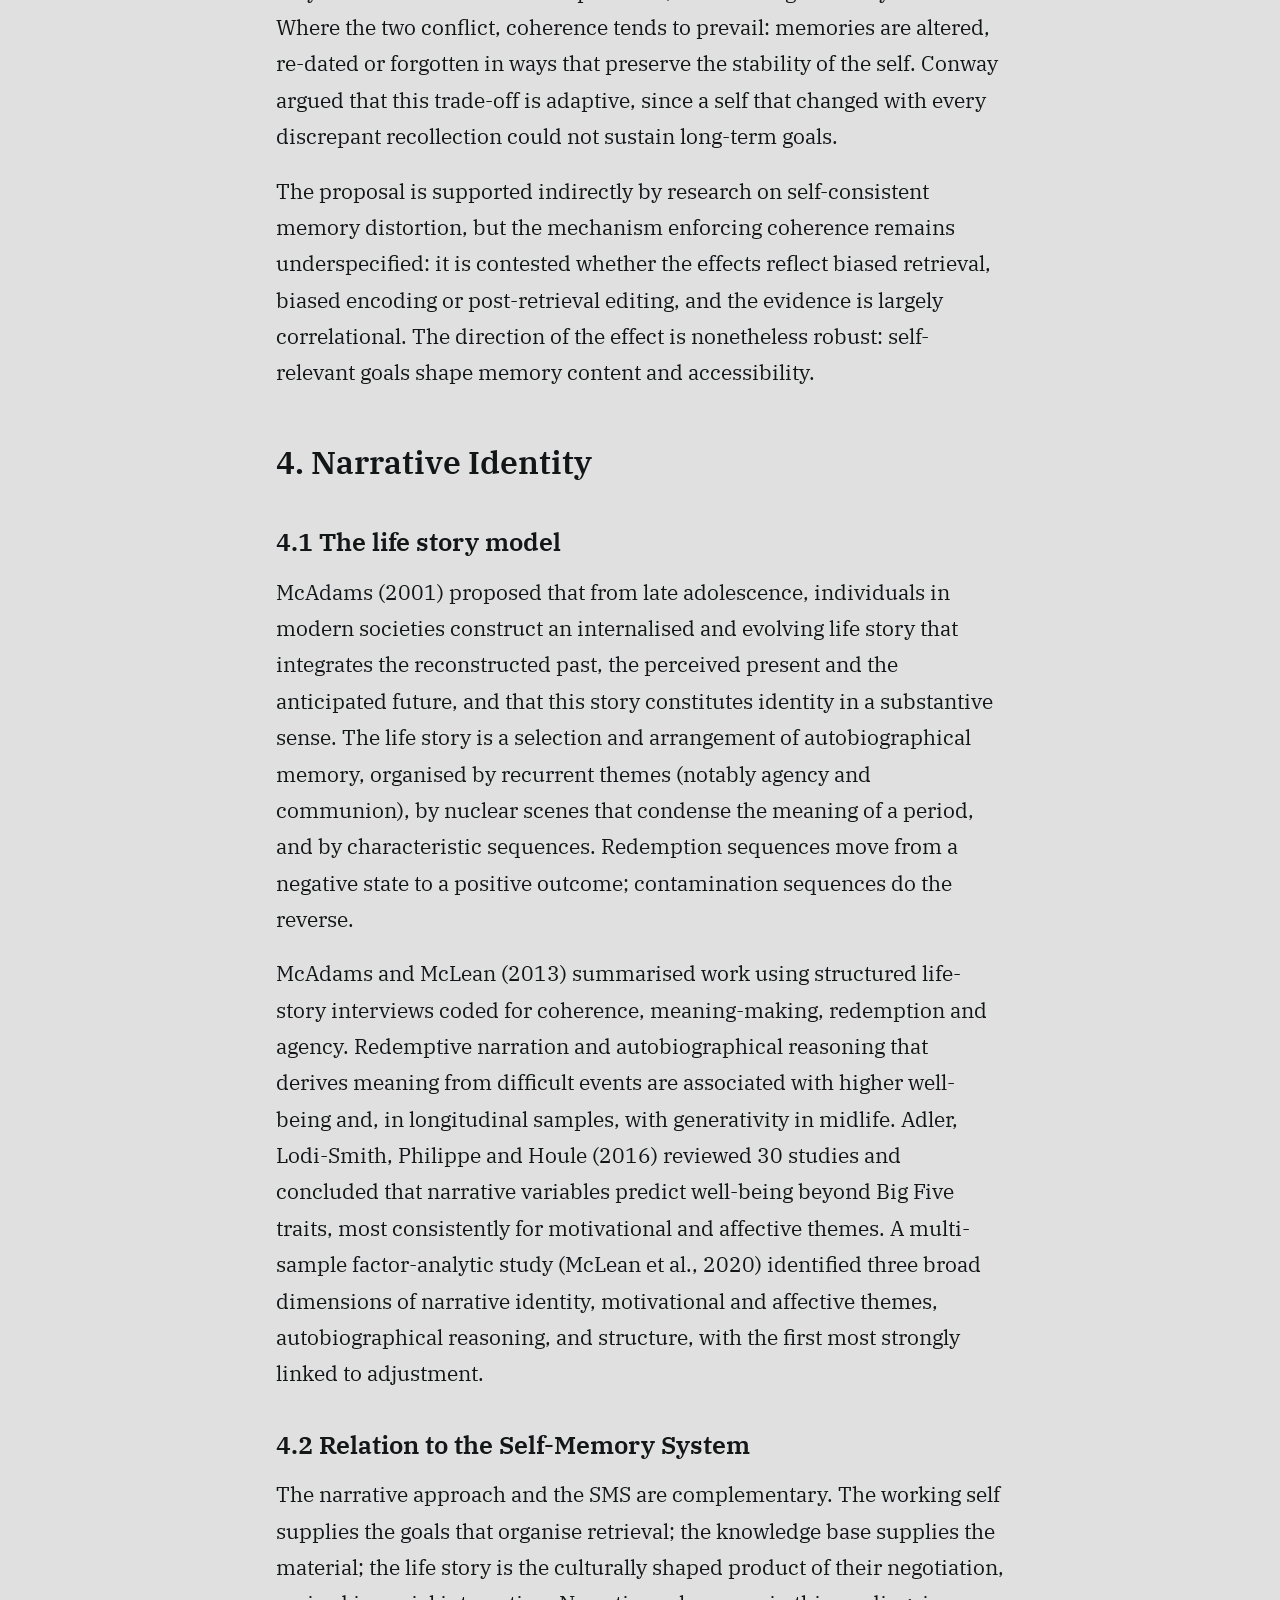
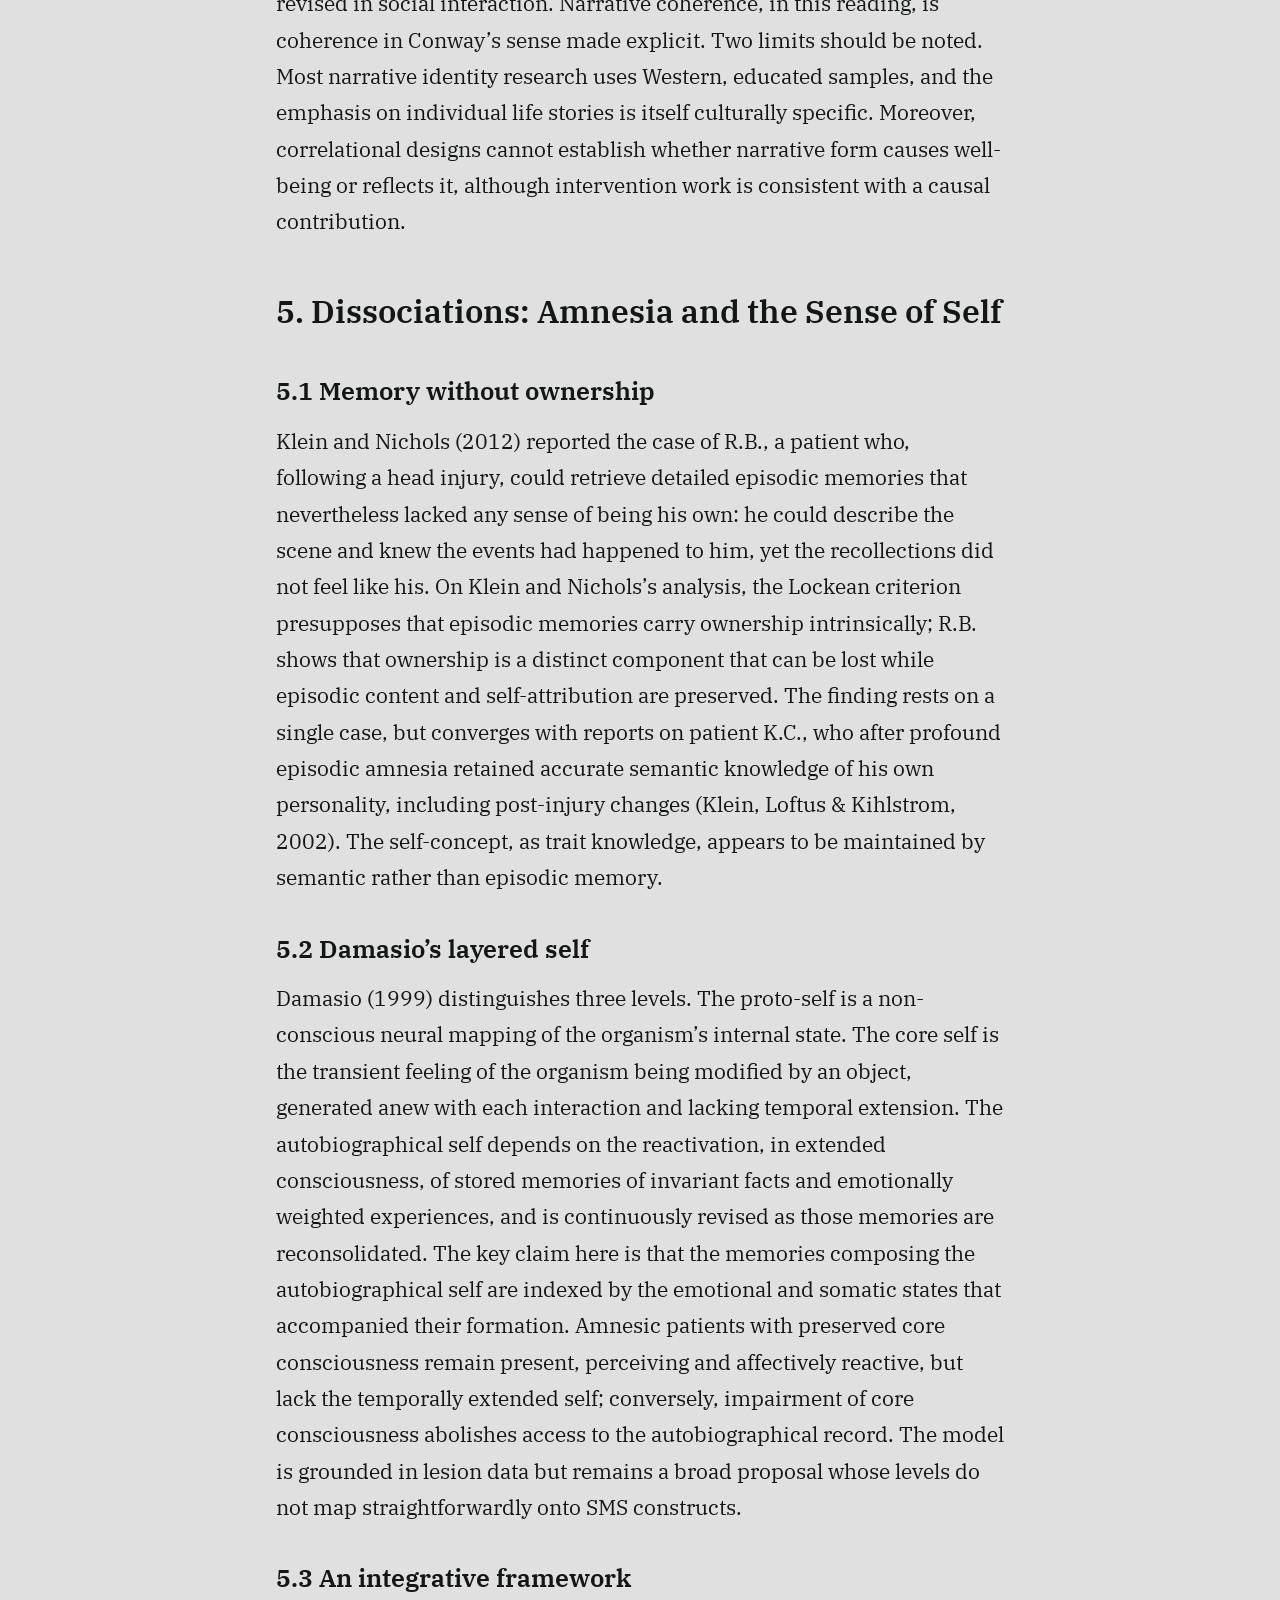
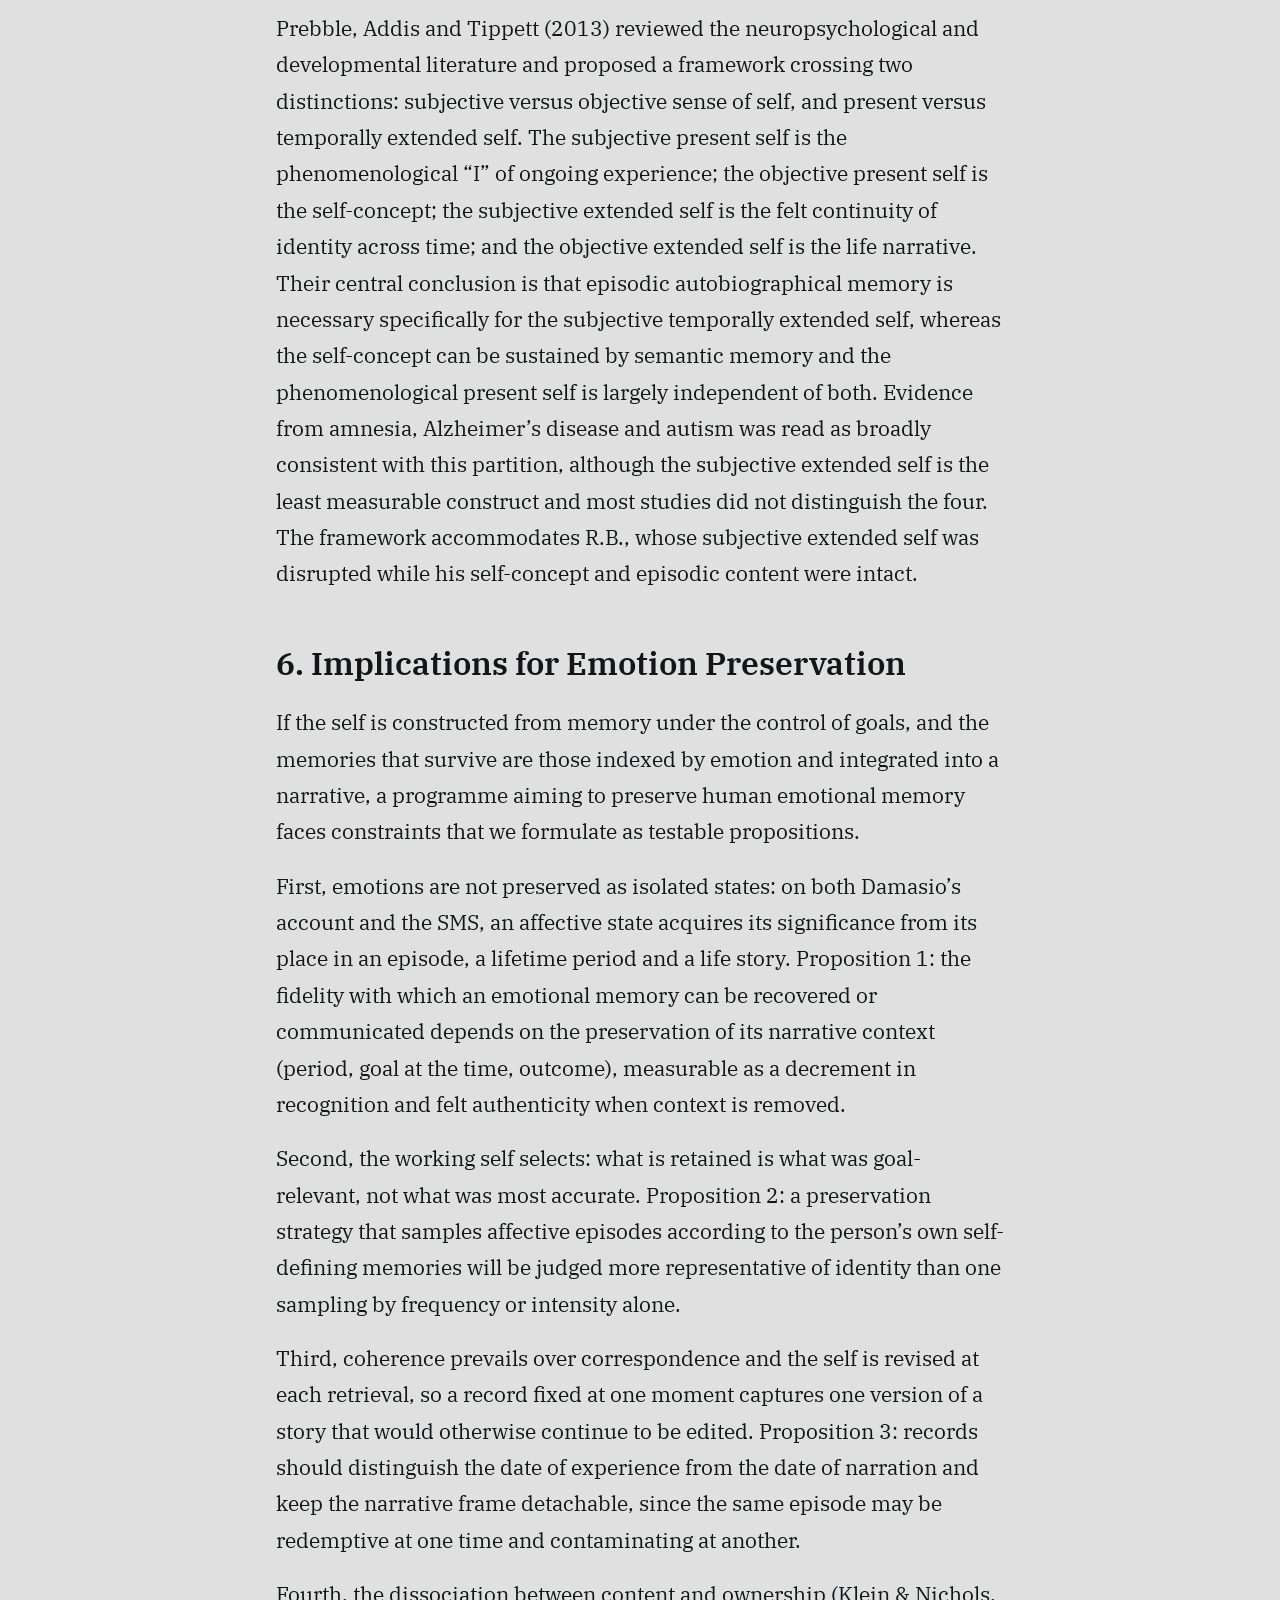
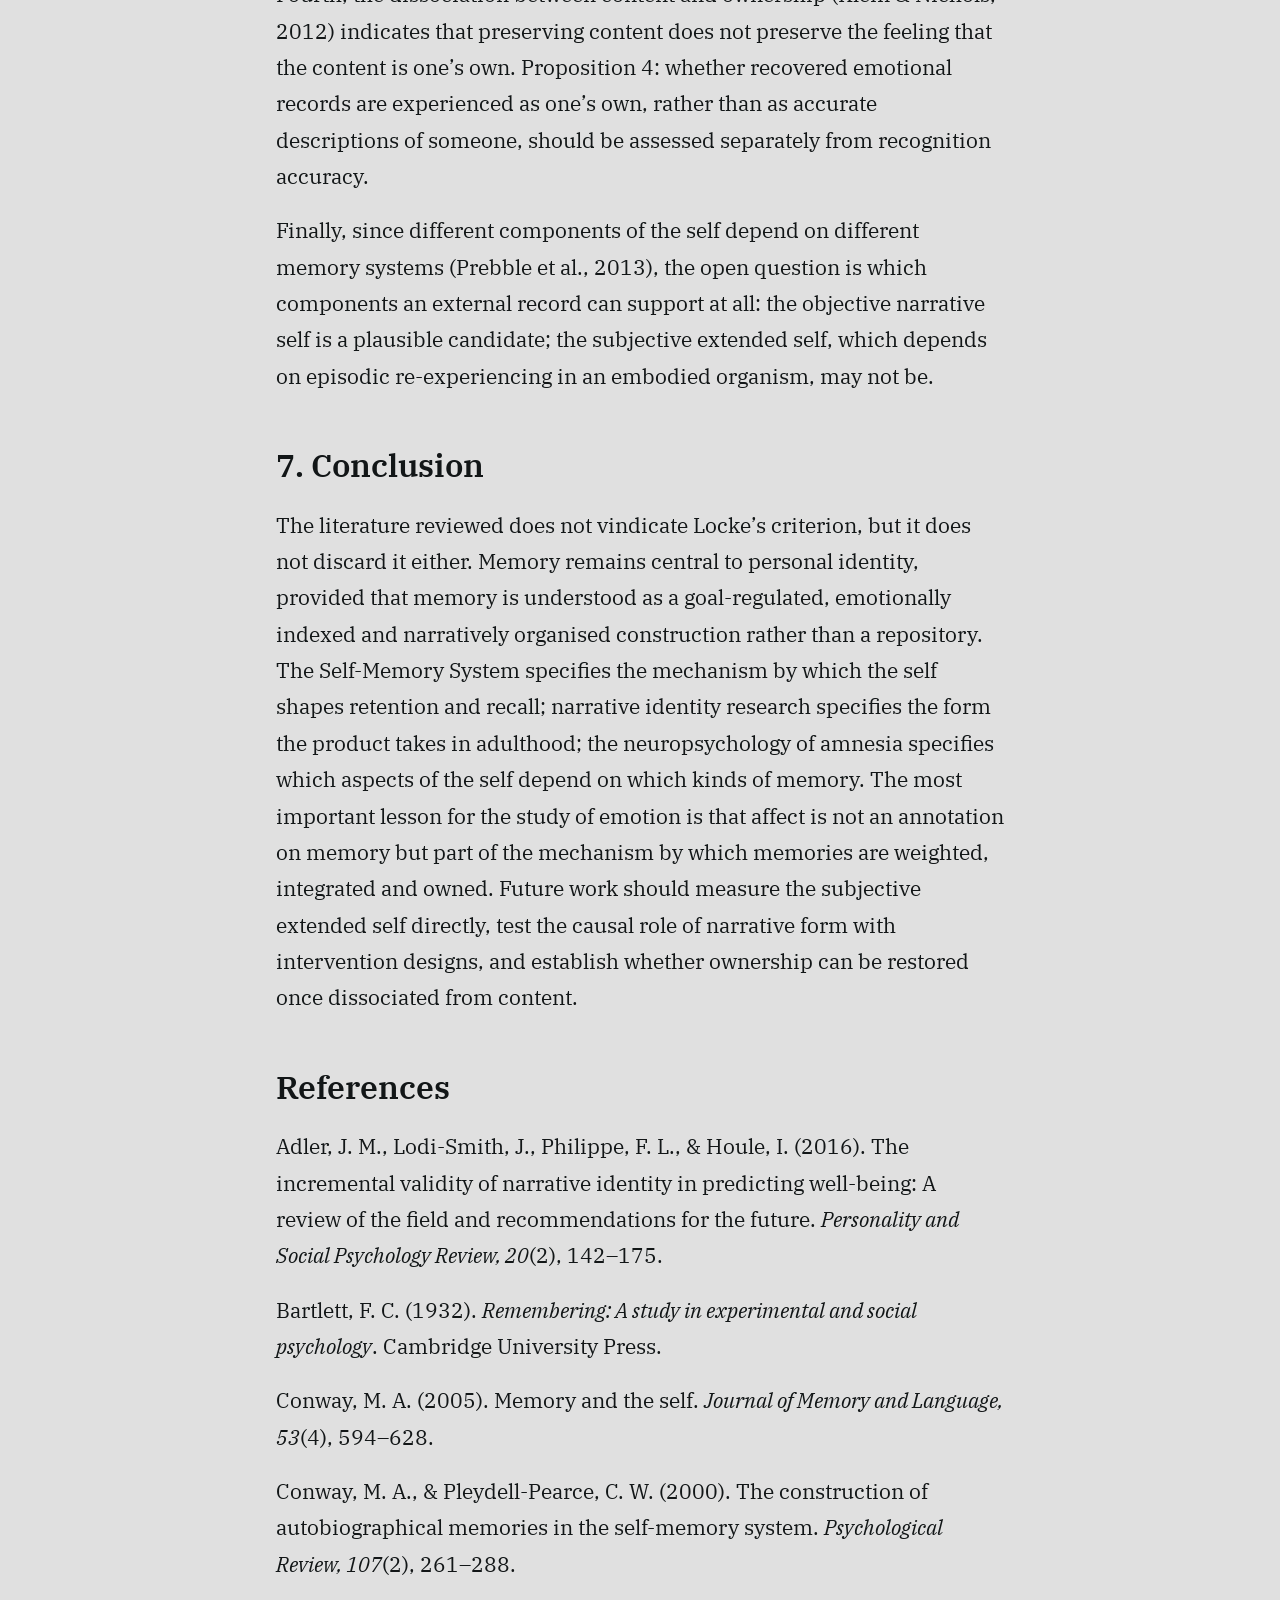
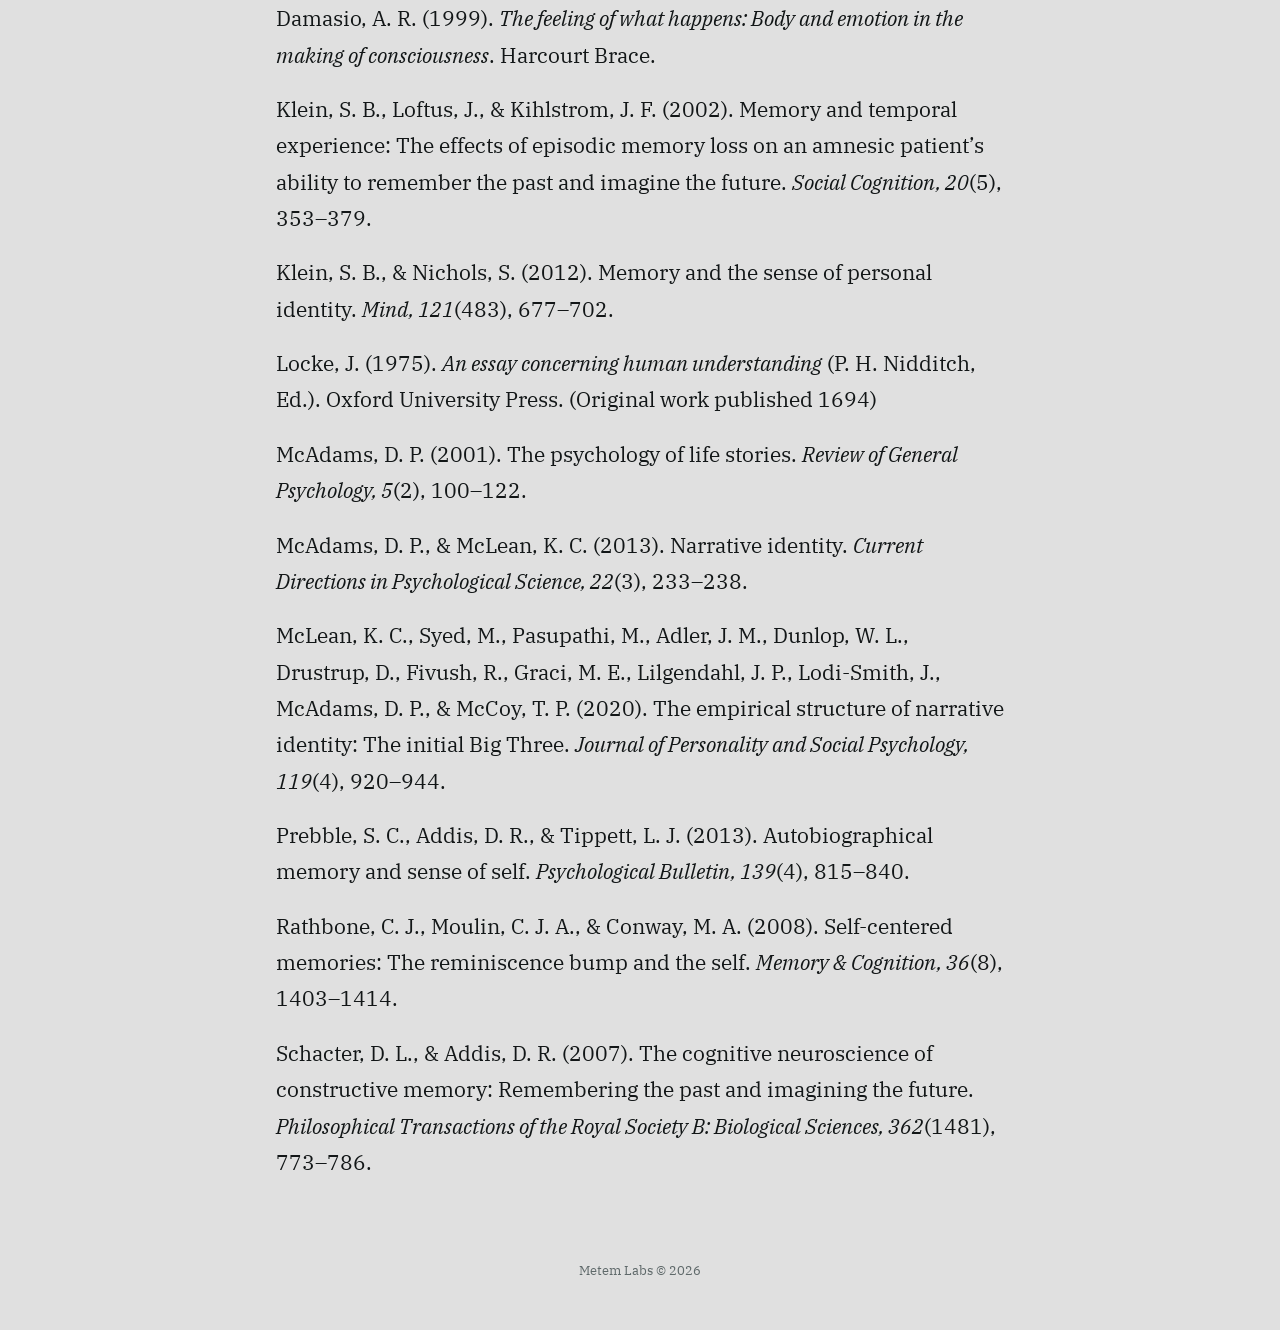
<file: publications/the-self-as-mnemonic-construction/index.html>
<!doctype html>
<html lang="en">
<head>
<meta charset="utf-8" />
<meta name="viewport" content="width=device-width, initial-scale=1" />
<title>The Self as a Mnemonic Construction: Evidence from the Self-Memory System and Narrative Identity — Metem Labs</title>
<meta name="description" content="Does the sense of being one continuous person derive from memory, or does the self shape what is remembered? The present review examines this question…" />
<link rel="canonical" href="https://metemlabs.com/publications/the-self-as-mnemonic-construction/" />
<link rel="icon" href="/favicon.ico" sizes="any" />
<link rel="icon" type="image/png" sizes="32x32" href="/favicon-32x32.png" />
<link rel="icon" type="image/png" sizes="16x16" href="/favicon-16x16.png" />
<link rel="apple-touch-icon" sizes="180x180" href="/apple-touch-icon.png" />
<meta name="theme-color" content="#E0E0E0" />
<meta property="og:title" content="The Self as a Mnemonic Construction: Evidence from the Self-Memory System and Narrative Identity — Metem Labs" />
<meta property="og:description" content="Does the sense of being one continuous person derive from memory, or does the self shape what is remembered? The present review examines this question…" />
<meta property="og:url" content="https://metemlabs.com/publications/the-self-as-mnemonic-construction/" />
<meta property="og:type" content="article" />
<meta property="og:site_name" content="Metem Labs" />
<meta property="og:locale" content="en_US" />
<meta property="og:image" content="https://metemlabs.com/images/og.png?v=3" />
<meta property="og:image:secure_url" content="https://metemlabs.com/images/og.png?v=3" />
<meta property="og:image:type" content="image/png" />
<meta property="og:image:width" content="1200" />
<meta property="og:image:height" content="630" />
<meta property="og:image:alt" content="Metem Labs. Research Toward Digital Minds." />
<meta name="twitter:card" content="summary_large_image" />
<meta name="twitter:title" content="The Self as a Mnemonic Construction: Evidence from the Self-Memory System and Narrative Identity — Metem Labs" />
<meta name="twitter:description" content="Does the sense of being one continuous person derive from memory, or does the self shape what is remembered? The present review examines this question…" />
<meta name="twitter:image" content="https://metemlabs.com/images/og.png?v=3" />
<script type="application/ld+json">{"@context":"https://schema.org","@type":"ScholarlyArticle","headline":"The Self as a Mnemonic Construction: Evidence from the Self-Memory System and Narrative Identity","description":"Does the sense of being one continuous person derive from memory, or does the self shape what is remembered? The present review examines this question through three bodies of work: the Self-Memory System of Conway and Pleydell-Pearce (2000) and its reformulation in terms of…","datePublished":"2026-04-06","url":"https://metemlabs.com/publications/the-self-as-mnemonic-construction/","inLanguage":"en","publisher":{"@type":"ResearchOrganization","name":"Metem Labs","url":"https://metemlabs.com/","logo":"https://metemlabs.com/favicon-512x512.png","email":"contact@metemlabs.com"},"author":{"@type":"ResearchOrganization","name":"Metem Labs","url":"https://metemlabs.com/","logo":"https://metemlabs.com/favicon-512x512.png","email":"contact@metemlabs.com"}}</script>
<link rel="preconnect" href="https://fonts.googleapis.com" />
<link rel="preconnect" href="https://fonts.gstatic.com" crossorigin />
<link href="https://fonts.googleapis.com/css2?family=IBM+Plex+Serif:ital,wght@0,400;0,500;0,600;1,400&family=JetBrains+Mono:wght@400;700&display=swap" rel="stylesheet" />
<link rel="stylesheet" href="/style.css" />
</head>
<body>
<header class="hdr" id="hdr">
  <div class="hdr-in">
    <a class="logo" href="/" aria-label="Metem Labs — home">METEM <span>LABS</span></a>
    <nav class="hdr-wide" aria-label="Main"><span class="hdr-sep" aria-hidden="true"></span><a class="hdr-link on" href="/publications/" aria-current="page">Publications</a><a class="hdr-link" href="mailto:contact@metemlabs.com">Contact</a></nav>
    <button class="hdr-narrow menu-btn" id="menu-btn" aria-label="Open navigation menu" aria-expanded="false" aria-controls="menu-panel"><span class="mb"><span class="mb-close">CLOSE</span><span class="mb-menu">MENU</span></span></button>
  </div>
</header>
<div class="menu-wrap" id="menu-panel" hidden><div class="menu-in"><div class="menu"><a class="menu-link on" href="/publications/" aria-current="page">Publications</a><a class="menu-link" href="mailto:contact@metemlabs.com">Contact</a></div></div></div>
<script>
(function(){var h=document.getElementById('hdr'),b=document.getElementById('menu-btn'),m=document.getElementById('menu-panel');
function set(o){m.hidden=!o;b.setAttribute('aria-expanded',o);b.setAttribute('aria-label',o?'Close navigation menu':'Open navigation menu');b.classList.toggle('open',o);}
b.addEventListener('click',function(){set(m.hidden);});
document.addEventListener('mousedown',function(e){if(!m.hidden&&!e.target.closest('#menu-btn')&&!m.querySelector('.menu').contains(e.target))set(false);});
document.addEventListener('keydown',function(e){if(e.key==='Escape')set(false);});
function sc(){h.classList.toggle('scrolled',window.scrollY>4);if(!m.hidden)set(false);}
window.addEventListener('scroll',sc,{passive:true});sc();})();
</script>
<main>

  <p class="back"><a class="pill" href="/publications/">← Publications</a></p>
  <header class="pub-head"><span class="pill">2026.04.06</span><h1>The Self as a Mnemonic Construction: Evidence from the Self-Memory System and Narrative Identity</h1></header>
  <article class="pub-body"><h2>Abstract</h2><p>Does the sense of being one continuous person derive from memory, or does the self shape what is remembered? The present review examines this question through three bodies of work: the Self-Memory System of Conway and Pleydell-Pearce (2000) and its reformulation in terms of coherence and correspondence (Conway, 2005); the narrative identity programme of McAdams (2001; McAdams &amp; McLean, 2013); and neuropsychological evidence from amnesia (Klein &amp; Nichols, 2012; Damasio, 1999; Prebble, Addis &amp; Tippett, 2013), with Locke’s memory criterion as historical anchor. The evidence supports a bidirectional model: autobiographical memory is constructed under the control of current goals and self-images, while the self is constrained by the knowledge base it can draw upon. Dissociations in amnesia show that the phenomenological sense of self survives severe episodic loss, whereas the temporally extended self does not. We conclude that emotion is inseparable from this construction, and that any programme of preserving human emotional memory must treat emotions as components of a self-referential, narratively organised and revisable system rather than as isolated affective states.</p><p><strong>Keywords:</strong> autobiographical memory; self-memory system; narrative identity; personal identity; amnesia; emotion</p><h2>1. Introduction</h2><p>The relation between memory and the self is one of the oldest problems in philosophy of mind and an active question in memory research. The intuitive position, inherited from Locke, holds that memory grounds personal identity: a person persists because she remembers, from the inside, the experiences of her earlier self. Psychological research has complicated this picture in two ways. First, the reconstructive nature of remembering, established since Bartlett (1932) and elaborated in the constructive episodic simulation hypothesis (Schacter &amp; Addis, 2007), shows that memories are products assembled at recall rather than retrieved records. Second, theory and evidence indicate that the self is not the passive beneficiary of memory but an active determinant of what is encoded, retained and reconstructed.</p><p>The present review synthesises this literature with emphasis on the mechanisms by which memory and self constrain each other, and on what happens when they fail. Section 2 sets out the Lockean position; Section 3 examines the Self-Memory System (SMS); Section 4 turns to narrative identity; Section 5 reviews dissociations in amnesia; Section 6 draws implications for the preservation of emotional memory. The contribution is an argued integration rather than a new model: we propose that emotion is the common currency linking the working self, the narrative self and the embodied self, and is therefore the level at which questions of preservation should be posed.</p><h2>2. The Historical Anchor: Locke’s Memory Criterion</h2><p>In “Of Identity and Diversity”, added to the second edition of the <em>Essay Concerning Human Understanding</em>, Locke (1694/1975) rejected both bodily continuity and the continuity of an immaterial substance as criteria of personal identity, proposing instead that a person extends as far back in time as her consciousness of past thoughts and actions extends. The prince-and-cobbler thought experiment makes the consequence explicit: if the prince’s consciousness were transferred into the cobbler’s body, the person in that body would be the prince.</p><p>Butler and Reid objected that the criterion is circular, since remembering an experience as one’s own presupposes that it is one’s own, and that memory-based identity is not transitive. A third objection, which the empirical literature has made most pressing, is that Locke treated memory as a faculty of conservation. If remembering is reconstruction guided by the current self, memory cannot found identity without further argument; the models reviewed below can be read as attempts to supply it.</p><h2>3. The Self-Memory System</h2><h3>3.1 The autobiographical knowledge base and the working self</h3><p>Conway and Pleydell-Pearce (2000) proposed that autobiographical memory and the self form a single functional system. Its first component is a hierarchically organised autobiographical knowledge base. At the highest level, lifetime periods represent extended segments of life (a relationship, a place of residence, an occupation), each associated with evaluative and goal-related knowledge. Beneath them, general events cover repeated or extended episodes. At the lowest level, event-specific knowledge consists of sensory-perceptual details that are vivid but transient, decaying rapidly unless integrated with higher levels. A specific autobiographical memory is thus not a stored unit but a transitory pattern of activation across the hierarchy, constructed through cyclic retrieval in which a cue is elaborated, the base searched and the output evaluated against the retrieval goal.</p><p>The second component, the working self, is a hierarchy of currently active goals and self-images, named by analogy with working memory. It regulates in both directions. In generative retrieval it sets search criteria and inhibits goal-incompatible activations; at encoding it determines which experiences receive the goal-relevant processing that allows event-specific knowledge to be consolidated. The model therefore predicts that memories are preferentially accessible when consistent with current goals, and that the knowledge base in turn limits which self-images the working self can sustain. Direct retrieval, in which a cue activates a memory without goal-directed search, accounts for intrusive recollection: an experience incompatible with fundamental goals cannot be integrated into a lifetime period and persists as raw event-specific knowledge.</p><p>Empirical support includes the reminiscence bump, the disproportionate retention of memories from roughly ages 10 to 30, which coincides with identity formation; Rathbone, Moulin and Conway (2008) found that memories cued by self-defining statements (“I am a mother”) cluster around the age at which the corresponding self-image emerged rather than uniformly within the bump. These findings are well replicated; the hierarchical architecture itself is a theoretical inference, and level boundaries are less discrete than the model implies.</p><h3>3.2 Coherence and correspondence</h3><p>Conway (2005) reformulated the model around two competing constraints. Correspondence is the demand that a memory represent experience accurately; coherence is the demand that it be consistent with the goals, self-images and beliefs of the working self. Episodic memories, as recently formed sensory-perceptual-conceptual-affective records, are high in correspondence but are retained in the long term only insofar as they can be linked to the conceptual self, which is organised by coherence. Where the two conflict, coherence tends to prevail: memories are altered, re-dated or forgotten in ways that preserve the stability of the self. Conway argued that this trade-off is adaptive, since a self that changed with every discrepant recollection could not sustain long-term goals.</p><p>The proposal is supported indirectly by research on self-consistent memory distortion, but the mechanism enforcing coherence remains underspecified: it is contested whether the effects reflect biased retrieval, biased encoding or post-retrieval editing, and the evidence is largely correlational. The direction of the effect is nonetheless robust: self-relevant goals shape memory content and accessibility.</p><h2>4. Narrative Identity</h2><h3>4.1 The life story model</h3><p>McAdams (2001) proposed that from late adolescence, individuals in modern societies construct an internalised and evolving life story that integrates the reconstructed past, the perceived present and the anticipated future, and that this story constitutes identity in a substantive sense. The life story is a selection and arrangement of autobiographical memory, organised by recurrent themes (notably agency and communion), by nuclear scenes that condense the meaning of a period, and by characteristic sequences. Redemption sequences move from a negative state to a positive outcome; contamination sequences do the reverse.</p><p>McAdams and McLean (2013) summarised work using structured life-story interviews coded for coherence, meaning-making, redemption and agency. Redemptive narration and autobiographical reasoning that derives meaning from difficult events are associated with higher well-being and, in longitudinal samples, with generativity in midlife. Adler, Lodi-Smith, Philippe and Houle (2016) reviewed 30 studies and concluded that narrative variables predict well-being beyond Big Five traits, most consistently for motivational and affective themes. A multi-sample factor-analytic study (McLean et al., 2020) identified three broad dimensions of narrative identity, motivational and affective themes, autobiographical reasoning, and structure, with the first most strongly linked to adjustment.</p><h3>4.2 Relation to the Self-Memory System</h3><p>The narrative approach and the SMS are complementary. The working self supplies the goals that organise retrieval; the knowledge base supplies the material; the life story is the culturally shaped product of their negotiation, revised in social interaction. Narrative coherence, in this reading, is coherence in Conway’s sense made explicit. Two limits should be noted. Most narrative identity research uses Western, educated samples, and the emphasis on individual life stories is itself culturally specific. Moreover, correlational designs cannot establish whether narrative form causes well-being or reflects it, although intervention work is consistent with a causal contribution.</p><h2>5. Dissociations: Amnesia and the Sense of Self</h2><h3>5.1 Memory without ownership</h3><p>Klein and Nichols (2012) reported the case of R.B., a patient who, following a head injury, could retrieve detailed episodic memories that nevertheless lacked any sense of being his own: he could describe the scene and knew the events had happened to him, yet the recollections did not feel like his. On Klein and Nichols’s analysis, the Lockean criterion presupposes that episodic memories carry ownership intrinsically; R.B. shows that ownership is a distinct component that can be lost while episodic content and self-attribution are preserved. The finding rests on a single case, but converges with reports on patient K.C., who after profound episodic amnesia retained accurate semantic knowledge of his own personality, including post-injury changes (Klein, Loftus &amp; Kihlstrom, 2002). The self-concept, as trait knowledge, appears to be maintained by semantic rather than episodic memory.</p><h3>5.2 Damasio’s layered self</h3><p>Damasio (1999) distinguishes three levels. The proto-self is a non-conscious neural mapping of the organism’s internal state. The core self is the transient feeling of the organism being modified by an object, generated anew with each interaction and lacking temporal extension. The autobiographical self depends on the reactivation, in extended consciousness, of stored memories of invariant facts and emotionally weighted experiences, and is continuously revised as those memories are reconsolidated. The key claim here is that the memories composing the autobiographical self are indexed by the emotional and somatic states that accompanied their formation. Amnesic patients with preserved core consciousness remain present, perceiving and affectively reactive, but lack the temporally extended self; conversely, impairment of core consciousness abolishes access to the autobiographical record. The model is grounded in lesion data but remains a broad proposal whose levels do not map straightforwardly onto SMS constructs.</p><h3>5.3 An integrative framework</h3><p>Prebble, Addis and Tippett (2013) reviewed the neuropsychological and developmental literature and proposed a framework crossing two distinctions: subjective versus objective sense of self, and present versus temporally extended self. The subjective present self is the phenomenological “I” of ongoing experience; the objective present self is the self-concept; the subjective extended self is the felt continuity of identity across time; and the objective extended self is the life narrative. Their central conclusion is that episodic autobiographical memory is necessary specifically for the subjective temporally extended self, whereas the self-concept can be sustained by semantic memory and the phenomenological present self is largely independent of both. Evidence from amnesia, Alzheimer’s disease and autism was read as broadly consistent with this partition, although the subjective extended self is the least measurable construct and most studies did not distinguish the four. The framework accommodates R.B., whose subjective extended self was disrupted while his self-concept and episodic content were intact.</p><h2>6. Implications for Emotion Preservation</h2><p>If the self is constructed from memory under the control of goals, and the memories that survive are those indexed by emotion and integrated into a narrative, a programme aiming to preserve human emotional memory faces constraints that we formulate as testable propositions.</p><p>First, emotions are not preserved as isolated states: on both Damasio’s account and the SMS, an affective state acquires its significance from its place in an episode, a lifetime period and a life story. Proposition 1: the fidelity with which an emotional memory can be recovered or communicated depends on the preservation of its narrative context (period, goal at the time, outcome), measurable as a decrement in recognition and felt authenticity when context is removed.</p><p>Second, the working self selects: what is retained is what was goal-relevant, not what was most accurate. Proposition 2: a preservation strategy that samples affective episodes according to the person’s own self-defining memories will be judged more representative of identity than one sampling by frequency or intensity alone.</p><p>Third, coherence prevails over correspondence and the self is revised at each retrieval, so a record fixed at one moment captures one version of a story that would otherwise continue to be edited. Proposition 3: records should distinguish the date of experience from the date of narration and keep the narrative frame detachable, since the same episode may be redemptive at one time and contaminating at another.</p><p>Fourth, the dissociation between content and ownership (Klein &amp; Nichols, 2012) indicates that preserving content does not preserve the feeling that the content is one’s own. Proposition 4: whether recovered emotional records are experienced as one’s own, rather than as accurate descriptions of someone, should be assessed separately from recognition accuracy.</p><p>Finally, since different components of the self depend on different memory systems (Prebble et al., 2013), the open question is which components an external record can support at all: the objective narrative self is a plausible candidate; the subjective extended self, which depends on episodic re-experiencing in an embodied organism, may not be.</p><h2>7. Conclusion</h2><p>The literature reviewed does not vindicate Locke’s criterion, but it does not discard it either. Memory remains central to personal identity, provided that memory is understood as a goal-regulated, emotionally indexed and narratively organised construction rather than a repository. The Self-Memory System specifies the mechanism by which the self shapes retention and recall; narrative identity research specifies the form the product takes in adulthood; the neuropsychology of amnesia specifies which aspects of the self depend on which kinds of memory. The most important lesson for the study of emotion is that affect is not an annotation on memory but part of the mechanism by which memories are weighted, integrated and owned. Future work should measure the subjective extended self directly, test the causal role of narrative form with intervention designs, and establish whether ownership can be restored once dissociated from content.</p><h2>References</h2><p>Adler, J. M., Lodi-Smith, J., Philippe, F. L., &amp; Houle, I. (2016). The incremental validity of narrative identity in predicting well-being: A review of the field and recommendations for the future. <em>Personality and Social Psychology Review, 20</em>(2), 142–175.</p><p>Bartlett, F. C. (1932). <em>Remembering: A study in experimental and social psychology</em>. Cambridge University Press.</p><p>Conway, M. A. (2005). Memory and the self. <em>Journal of Memory and Language, 53</em>(4), 594–628.</p><p>Conway, M. A., &amp; Pleydell-Pearce, C. W. (2000). The construction of autobiographical memories in the self-memory system. <em>Psychological Review, 107</em>(2), 261–288.</p><p>Damasio, A. R. (1999). <em>The feeling of what happens: Body and emotion in the making of consciousness</em>. Harcourt Brace.</p><p>Klein, S. B., Loftus, J., &amp; Kihlstrom, J. F. (2002). Memory and temporal experience: The effects of episodic memory loss on an amnesic patient’s ability to remember the past and imagine the future. <em>Social Cognition, 20</em>(5), 353–379.</p><p>Klein, S. B., &amp; Nichols, S. (2012). Memory and the sense of personal identity. <em>Mind, 121</em>(483), 677–702.</p><p>Locke, J. (1975). <em>An essay concerning human understanding</em> (P. H. Nidditch, Ed.). Oxford University Press. (Original work published 1694)</p><p>McAdams, D. P. (2001). The psychology of life stories. <em>Review of General Psychology, 5</em>(2), 100–122.</p><p>McAdams, D. P., &amp; McLean, K. C. (2013). Narrative identity. <em>Current Directions in Psychological Science, 22</em>(3), 233–238.</p><p>McLean, K. C., Syed, M., Pasupathi, M., Adler, J. M., Dunlop, W. L., Drustrup, D., Fivush, R., Graci, M. E., Lilgendahl, J. P., Lodi-Smith, J., McAdams, D. P., &amp; McCoy, T. P. (2020). The empirical structure of narrative identity: The initial Big Three. <em>Journal of Personality and Social Psychology, 119</em>(4), 920–944.</p><p>Prebble, S. C., Addis, D. R., &amp; Tippett, L. J. (2013). Autobiographical memory and sense of self. <em>Psychological Bulletin, 139</em>(4), 815–840.</p><p>Rathbone, C. J., Moulin, C. J. A., &amp; Conway, M. A. (2008). Self-centered memories: The reminiscence bump and the self. <em>Memory &amp; Cognition, 36</em>(8), 1403–1414.</p><p>Schacter, D. L., &amp; Addis, D. R. (2007). The cognitive neuroscience of constructive memory: Remembering the past and imagining the future. <em>Philosophical Transactions of the Royal Society B: Biological Sciences, 362</em>(1481), 773–786.</p></article>
  <footer>Metem Labs © 2026</footer>
</main>
</body>
</html>
</file>
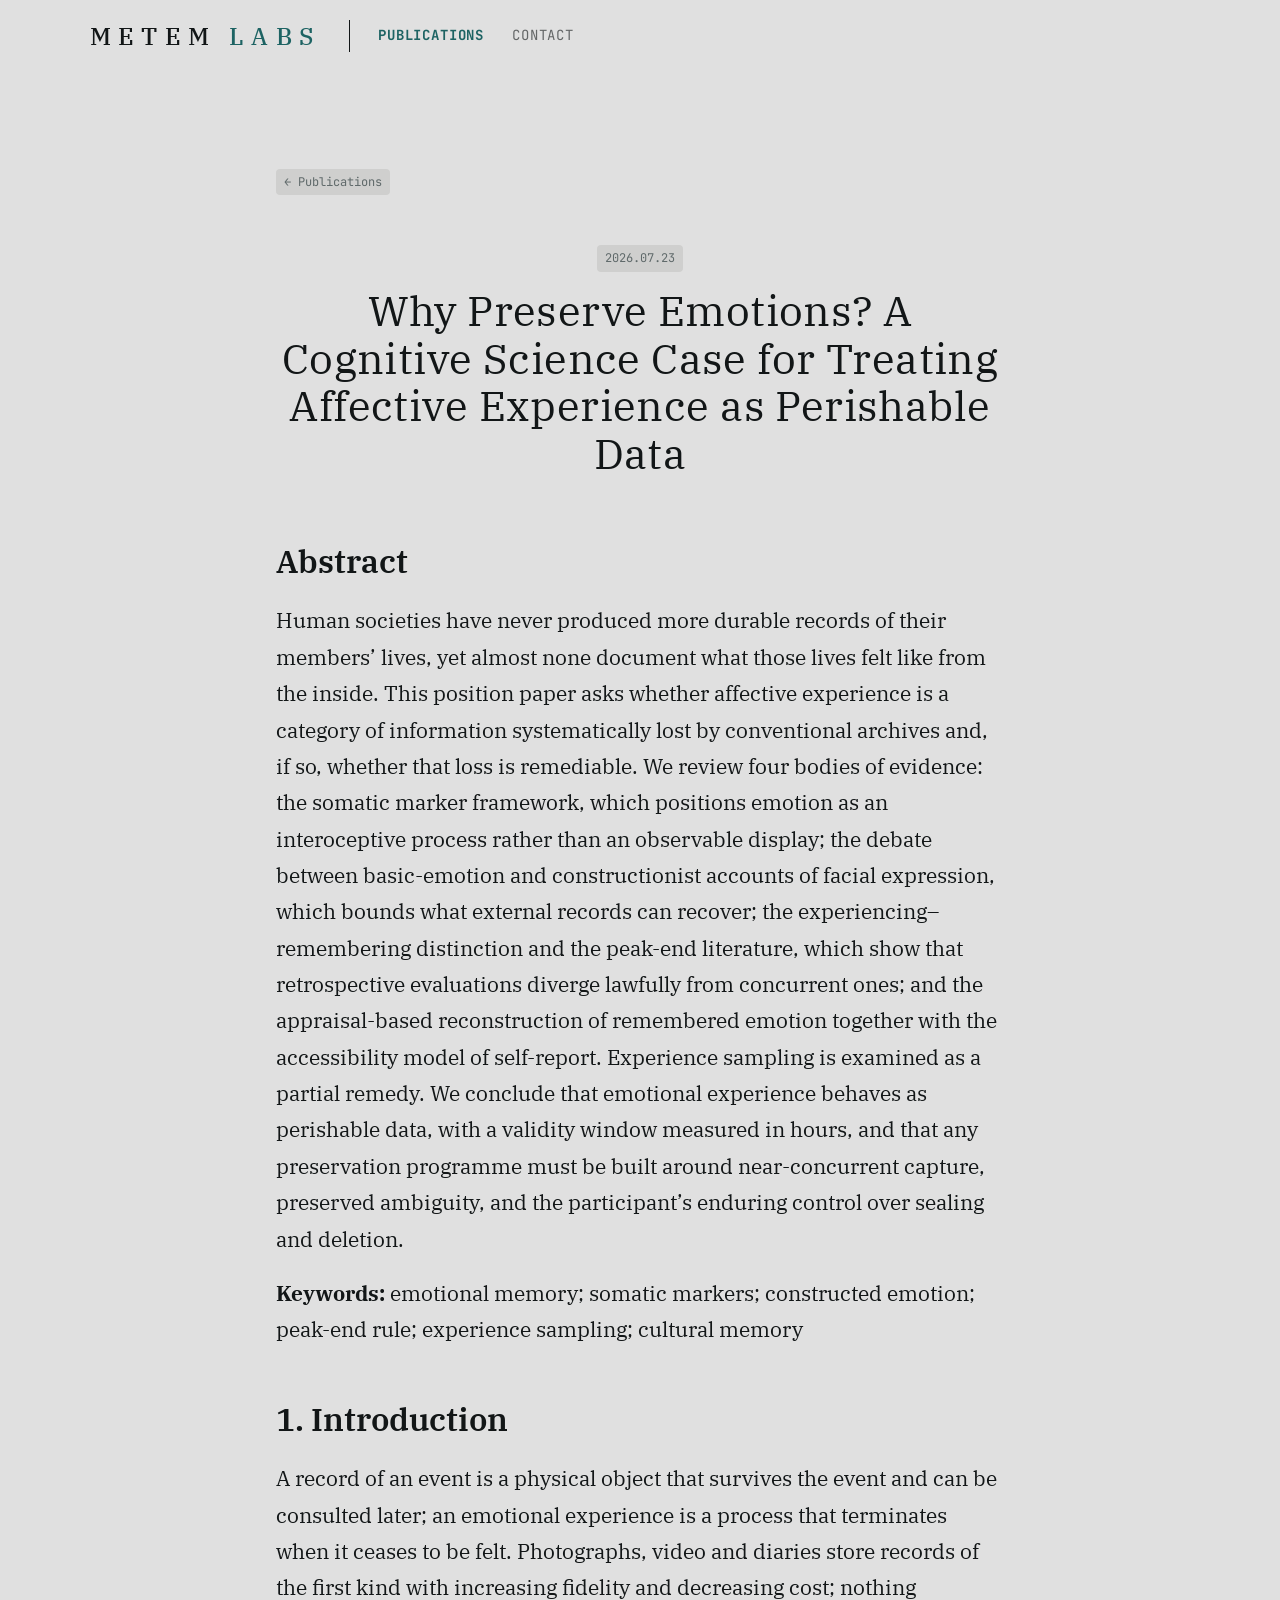
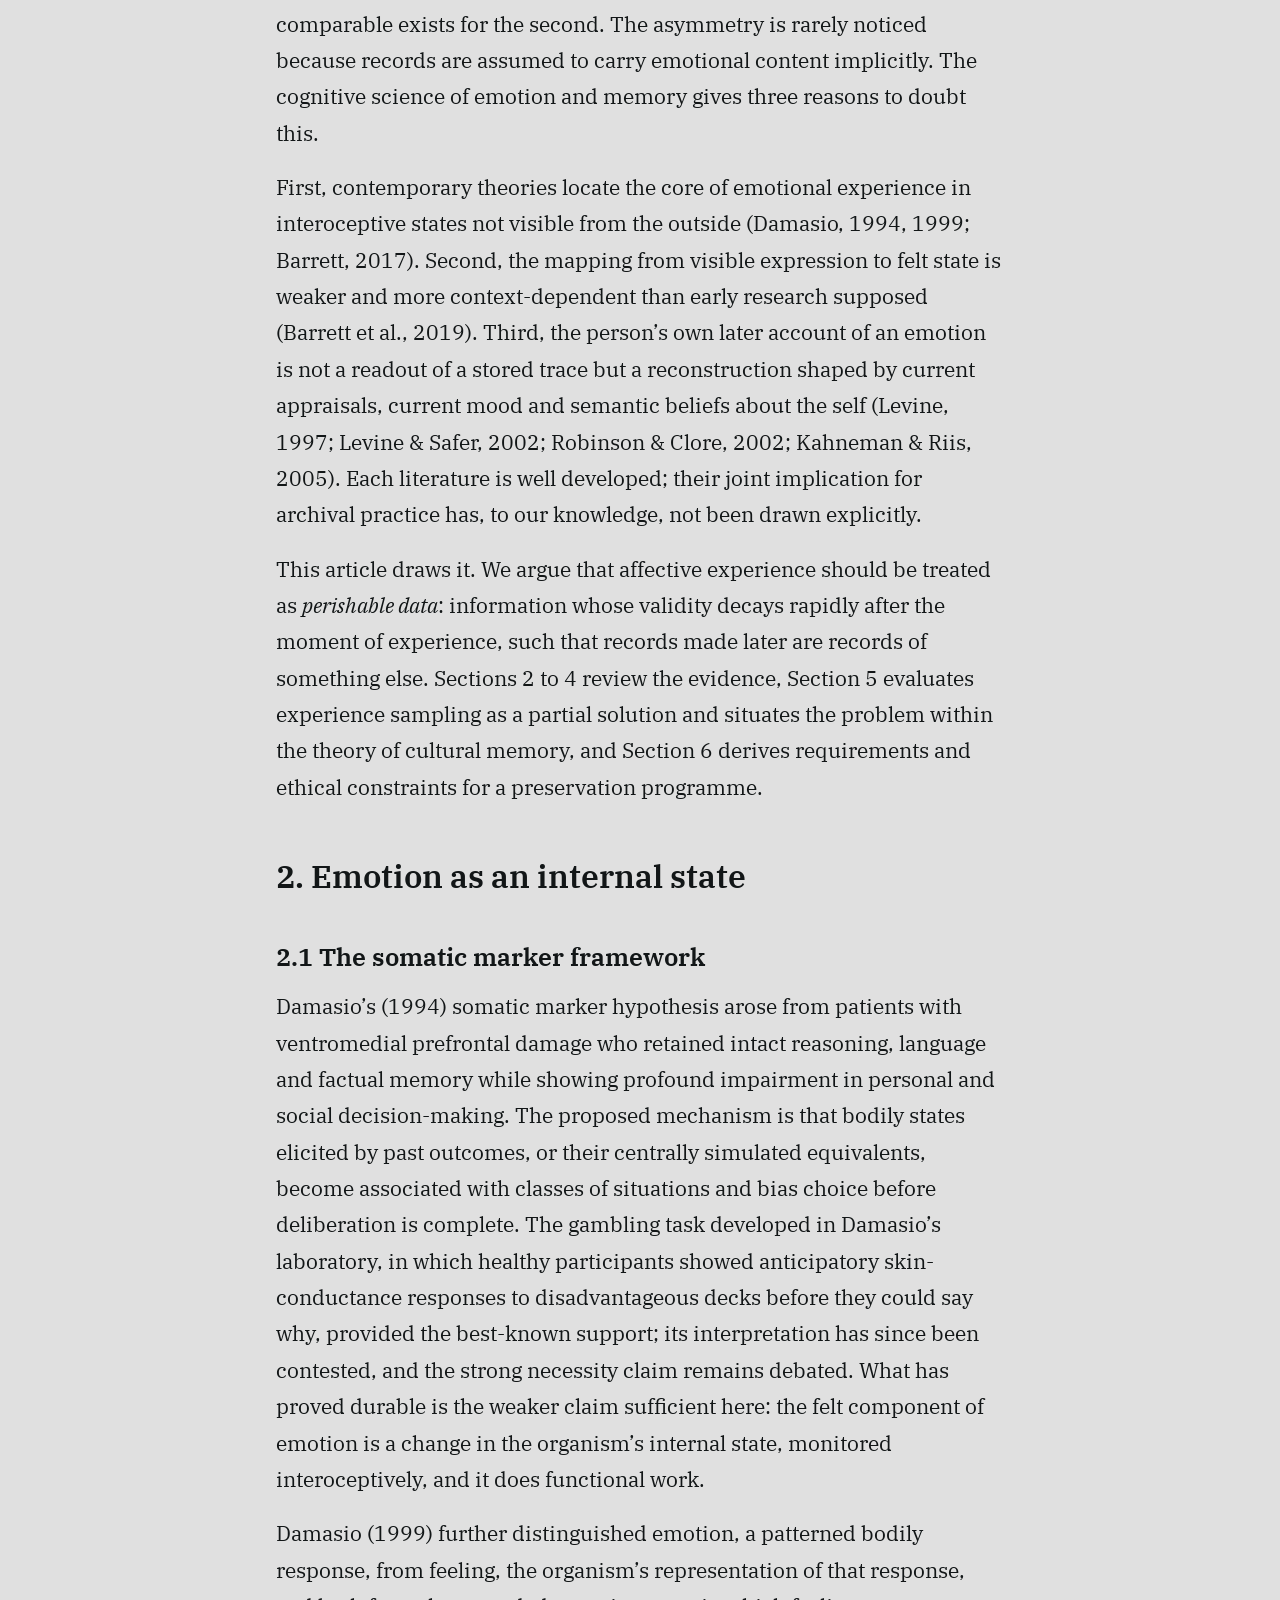
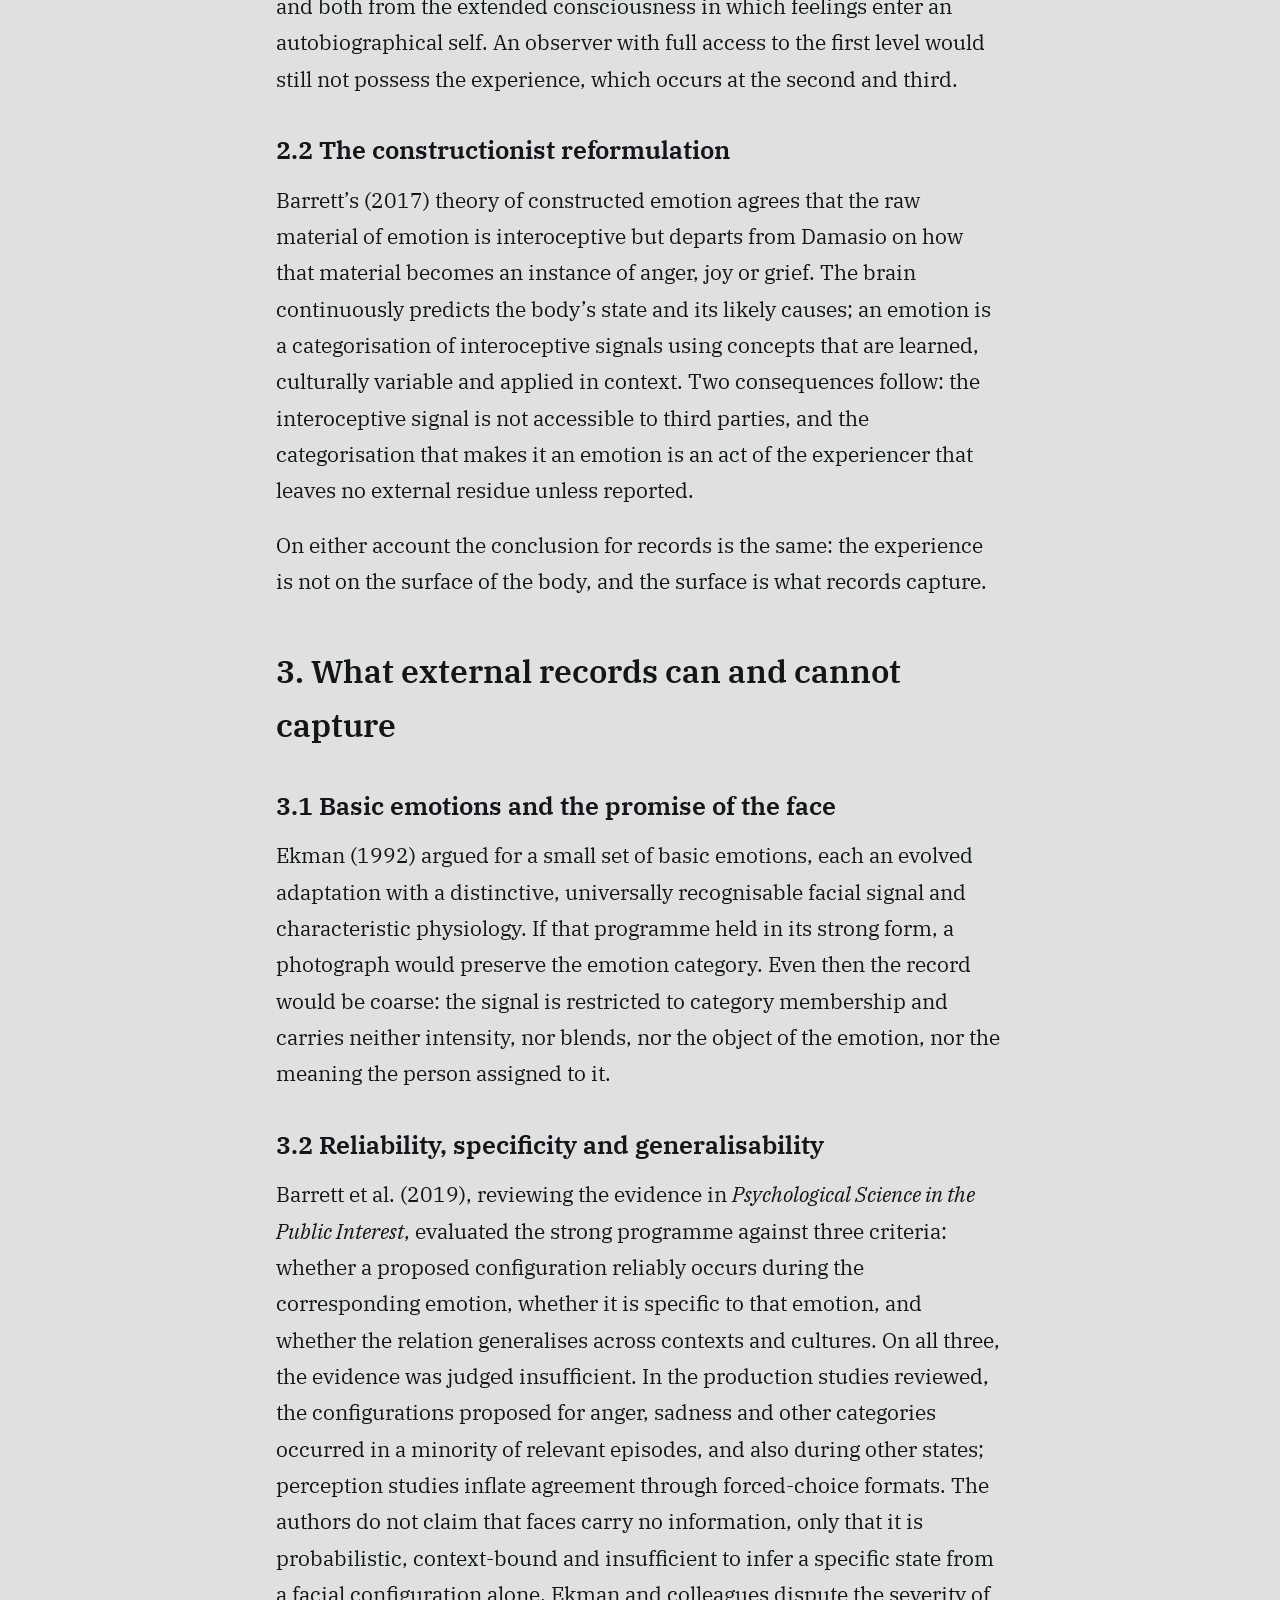
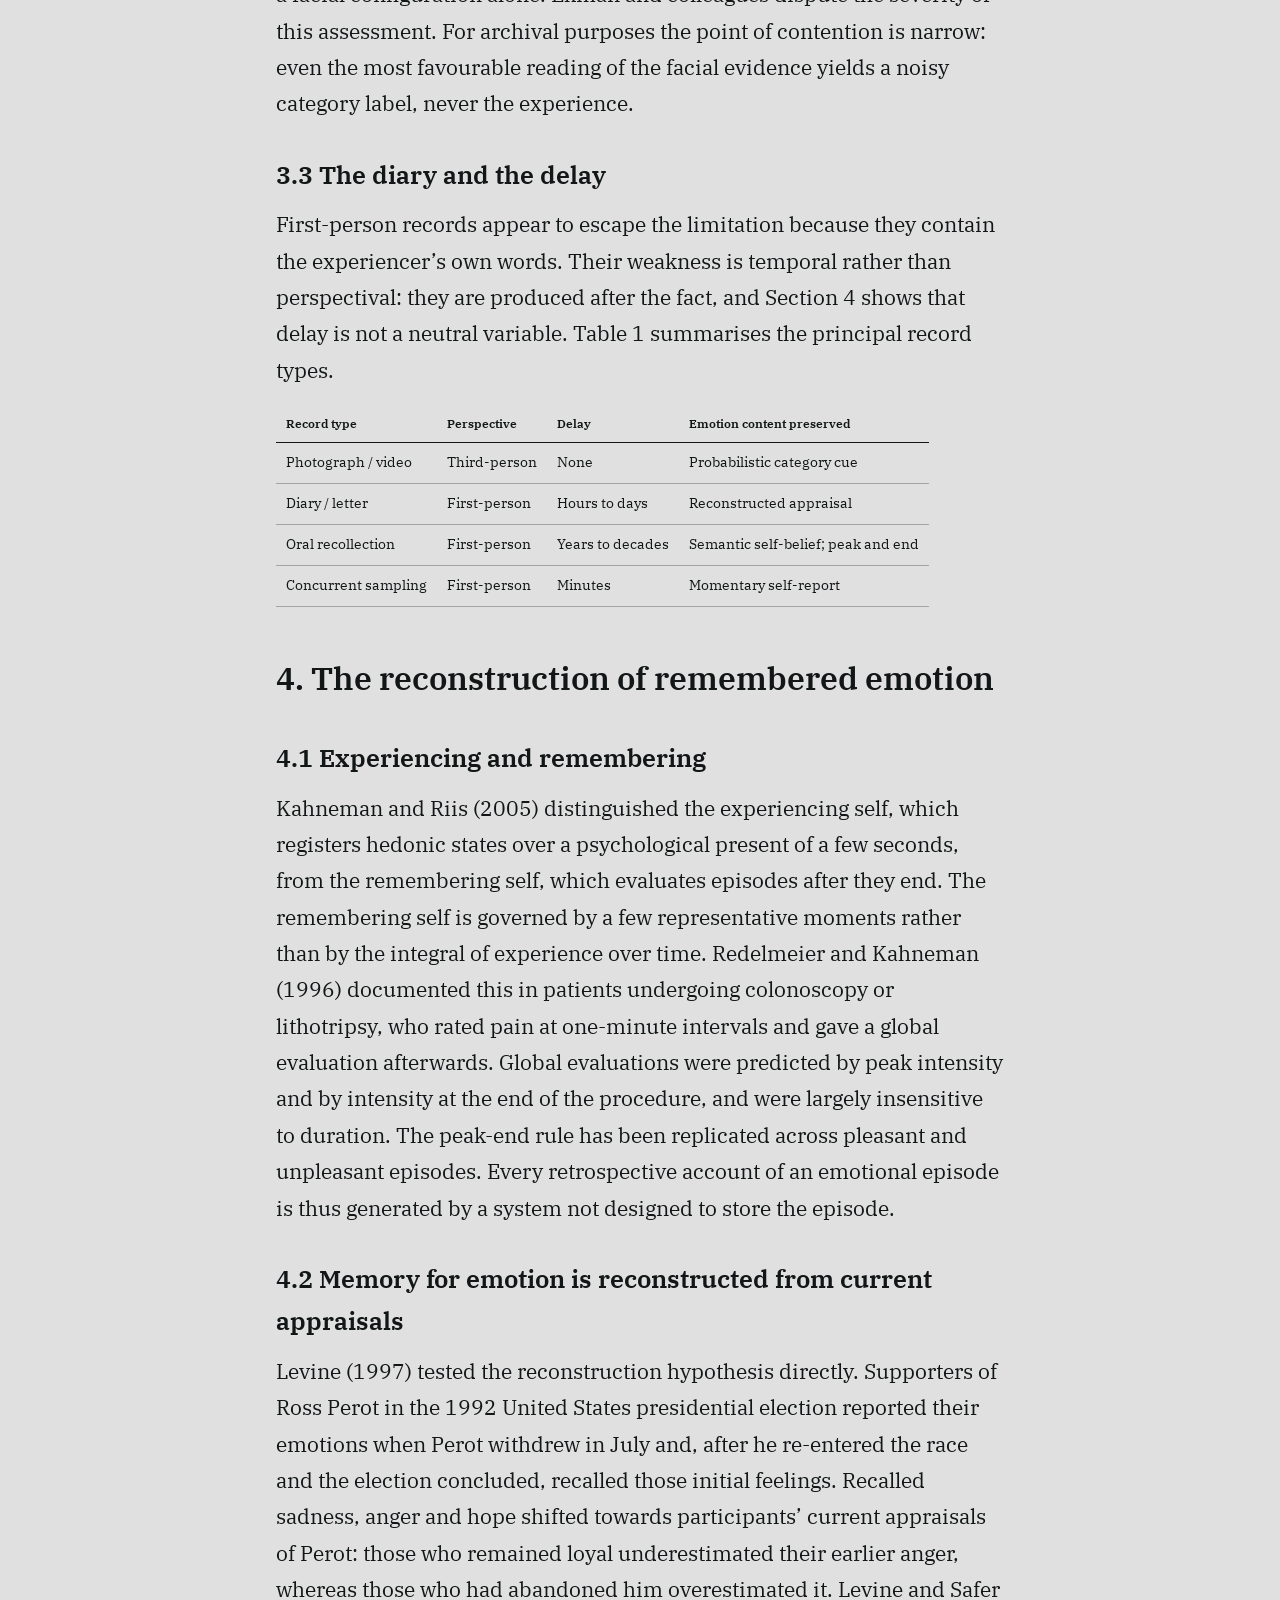
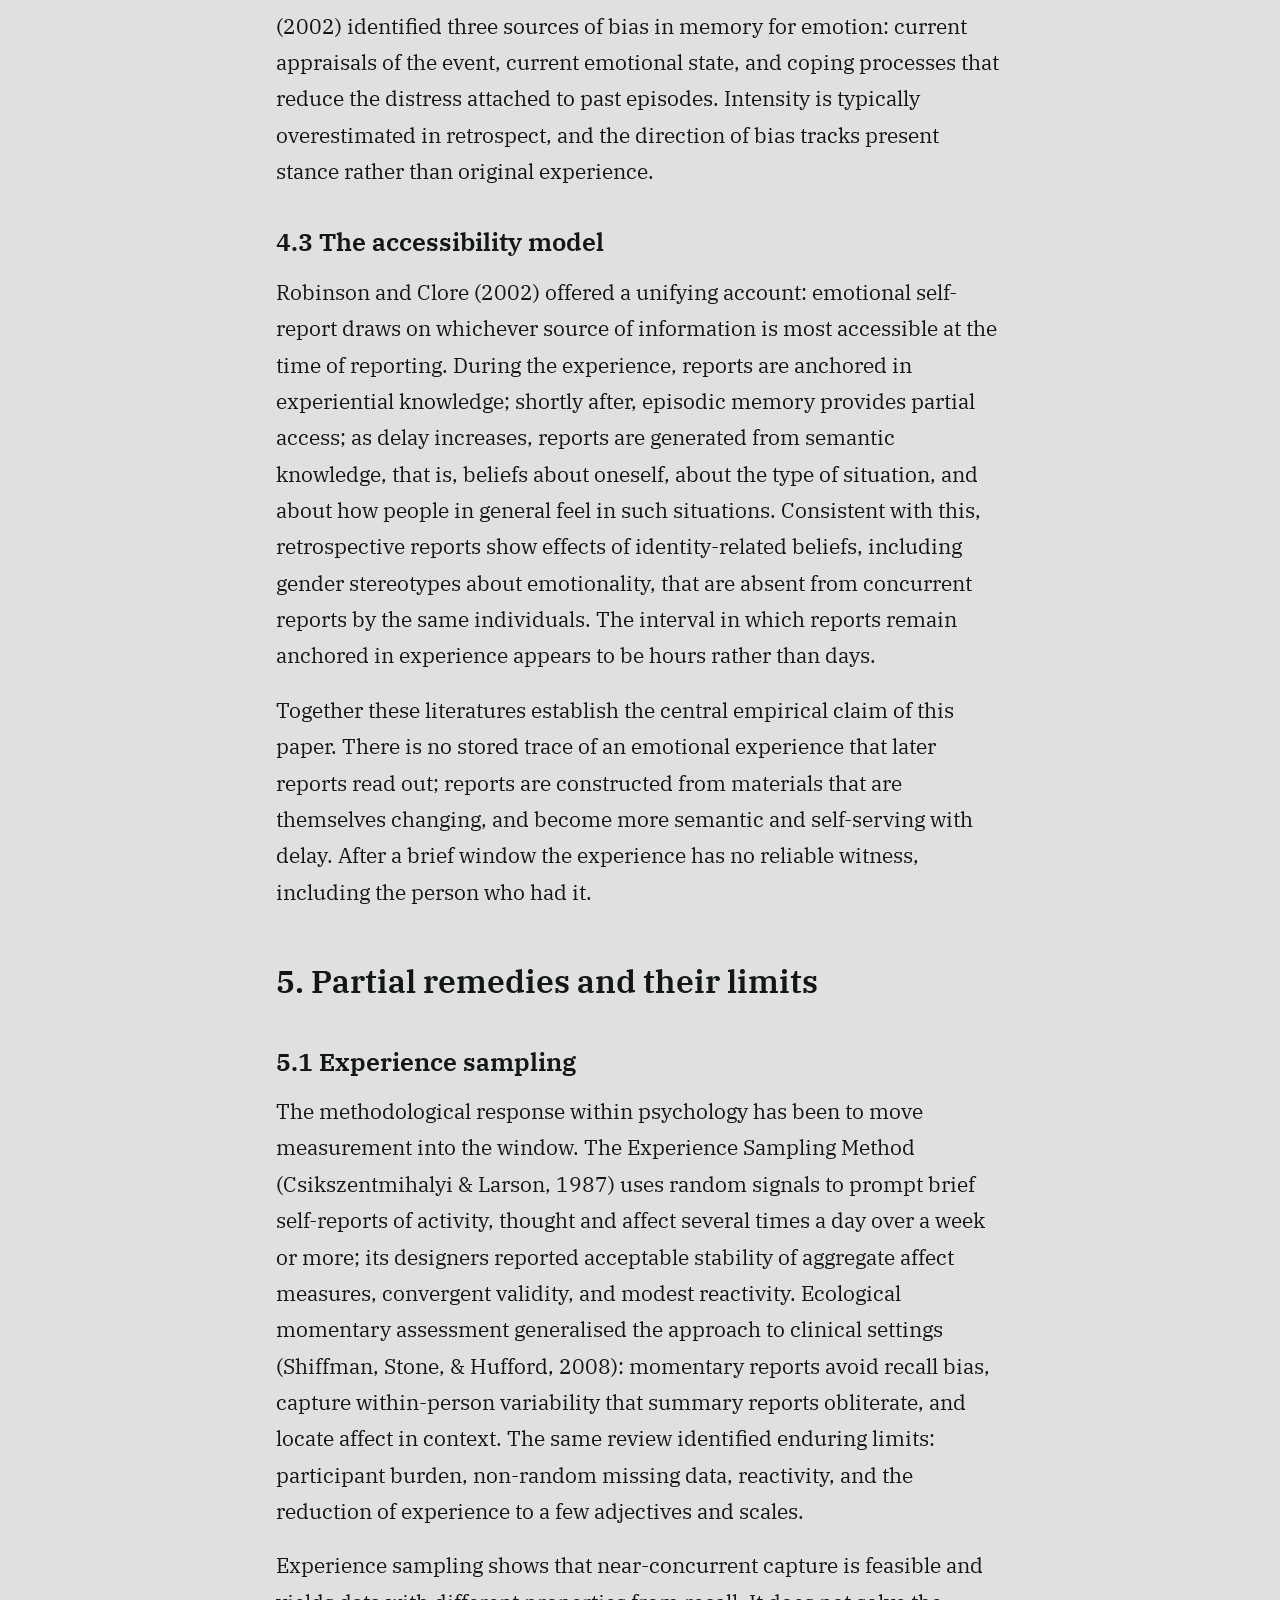
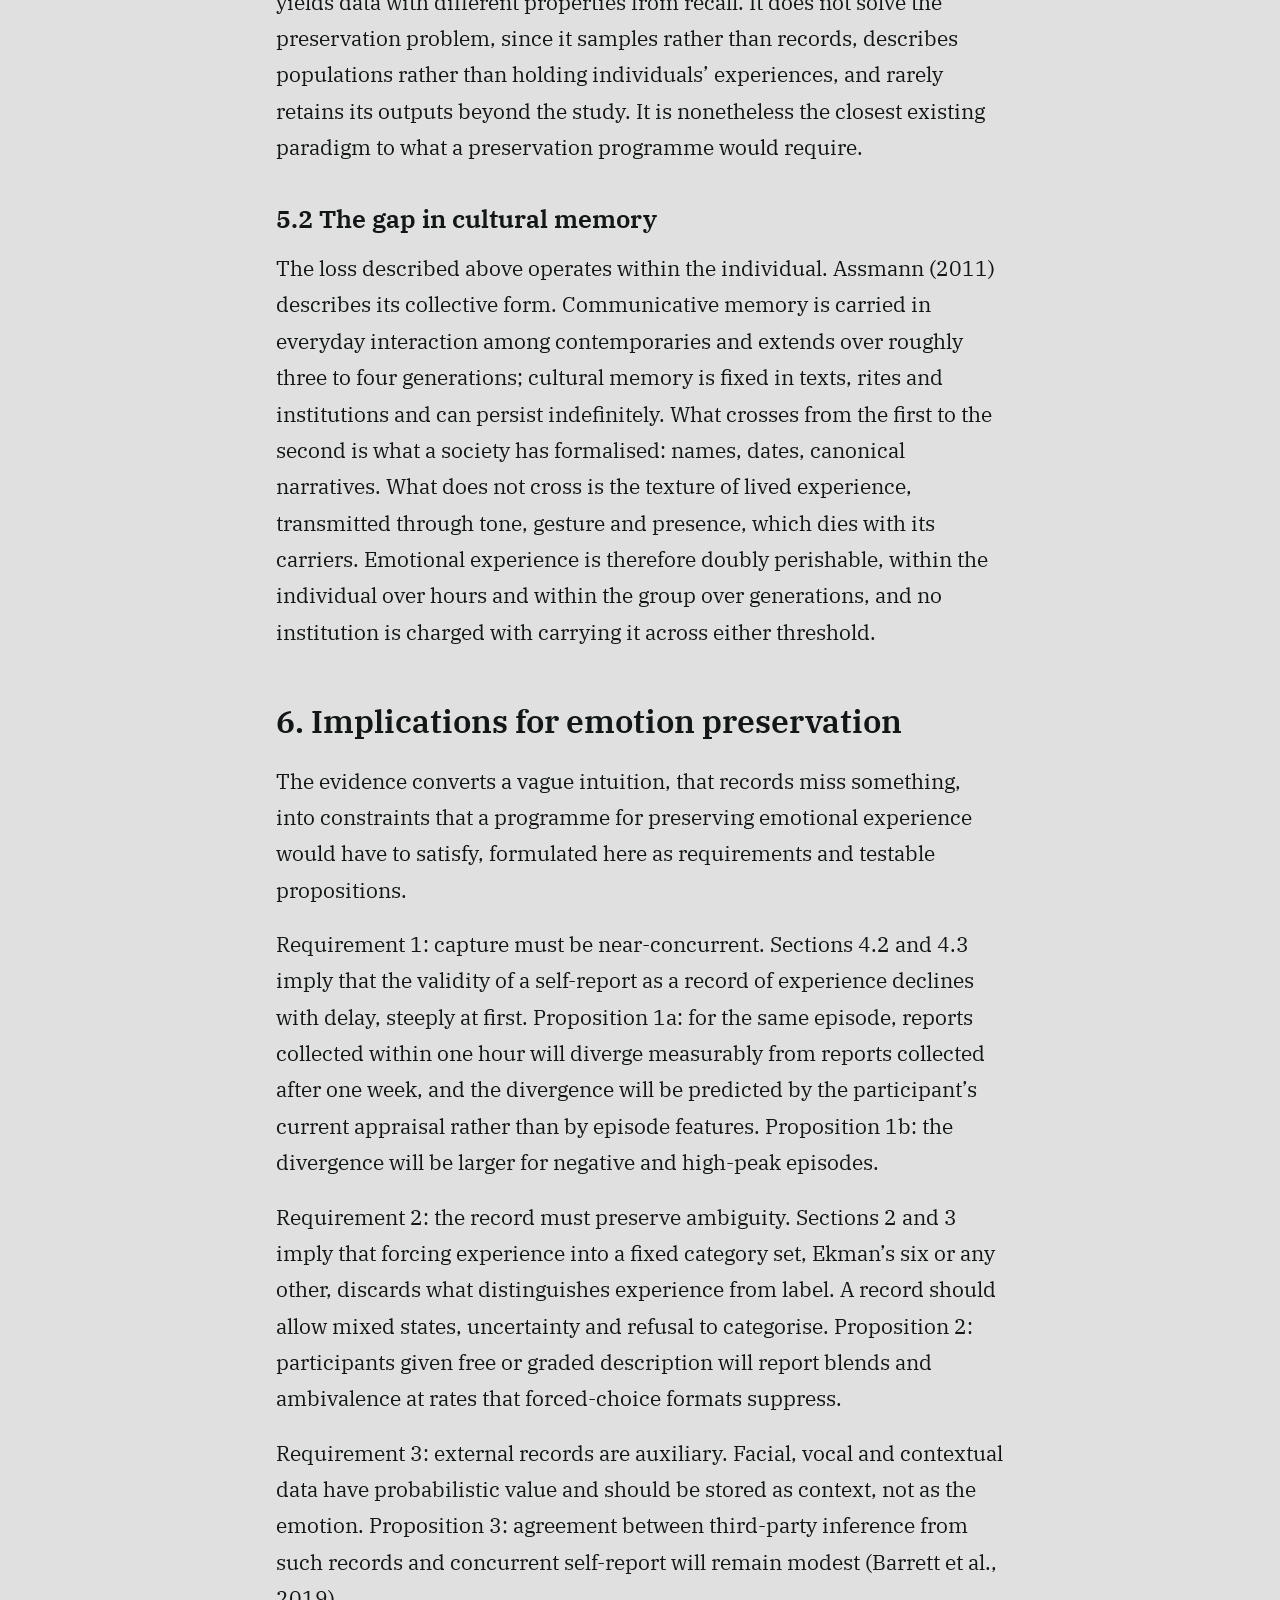
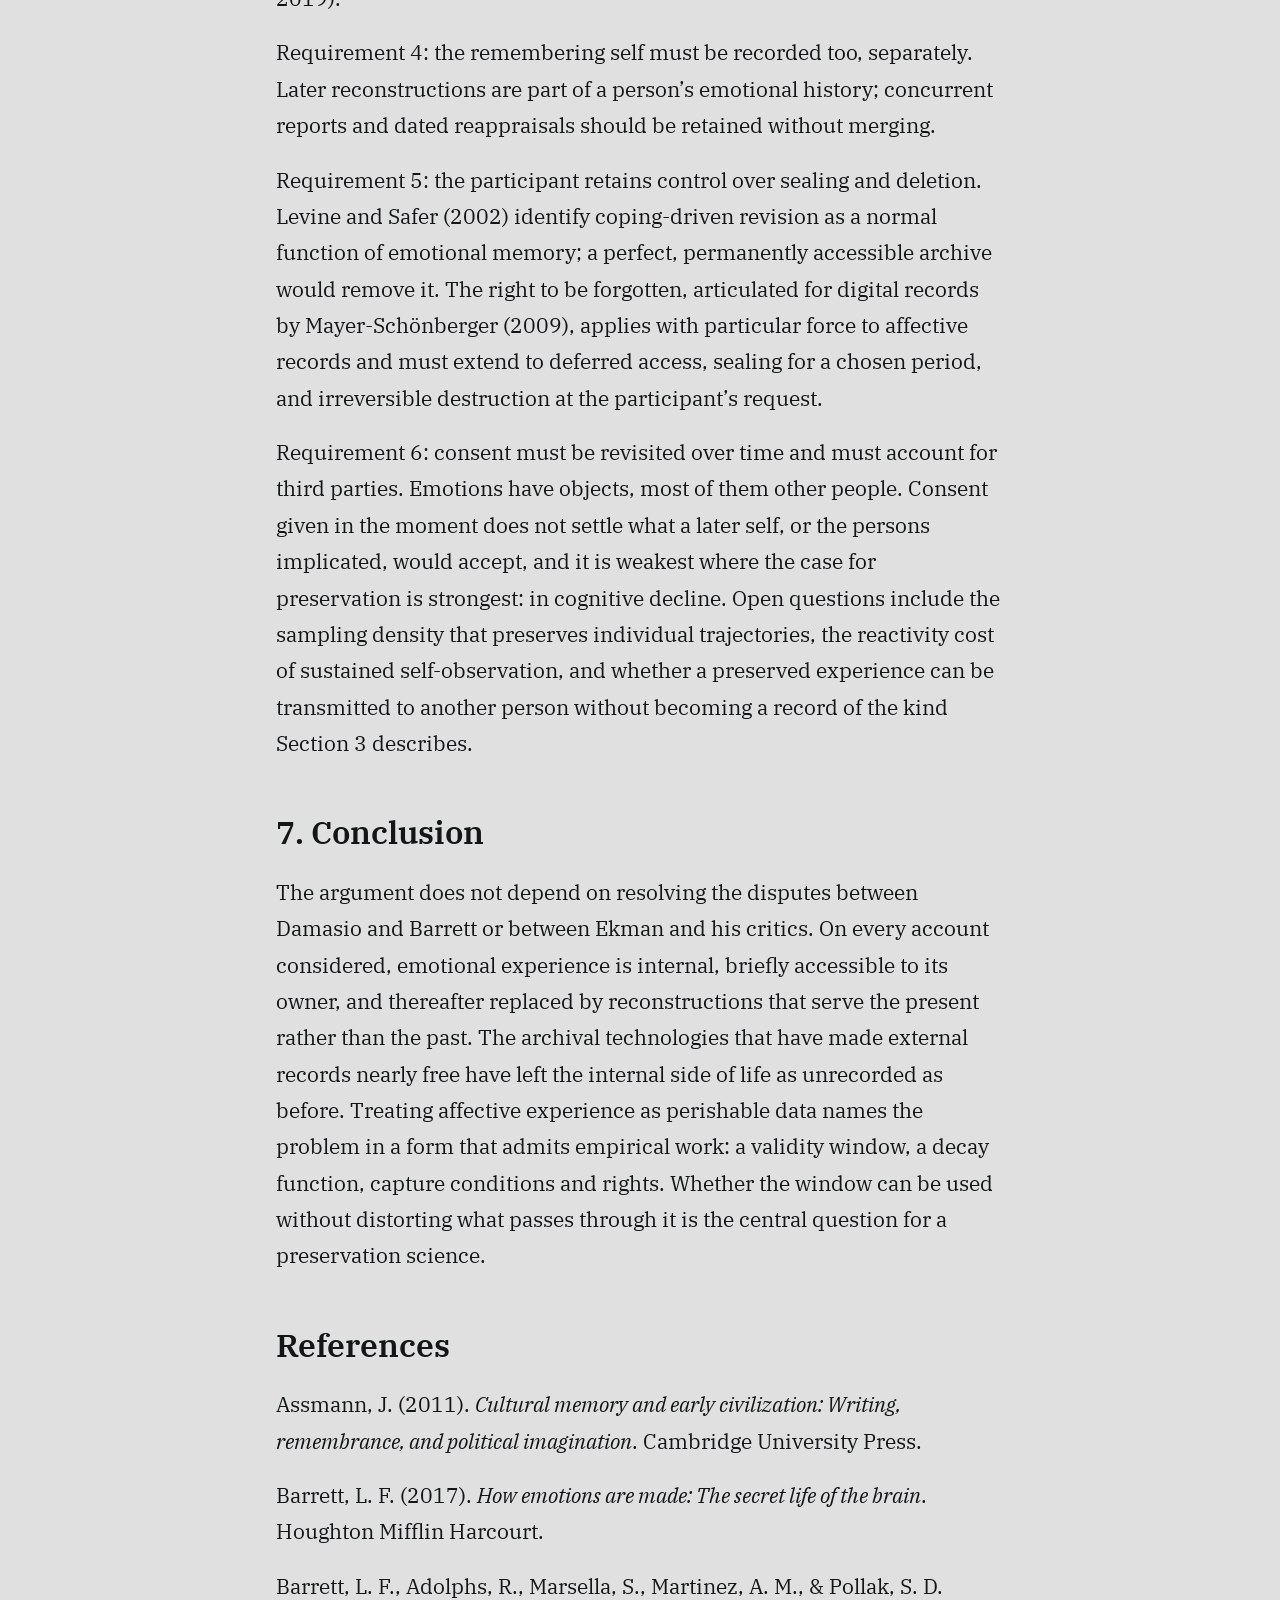
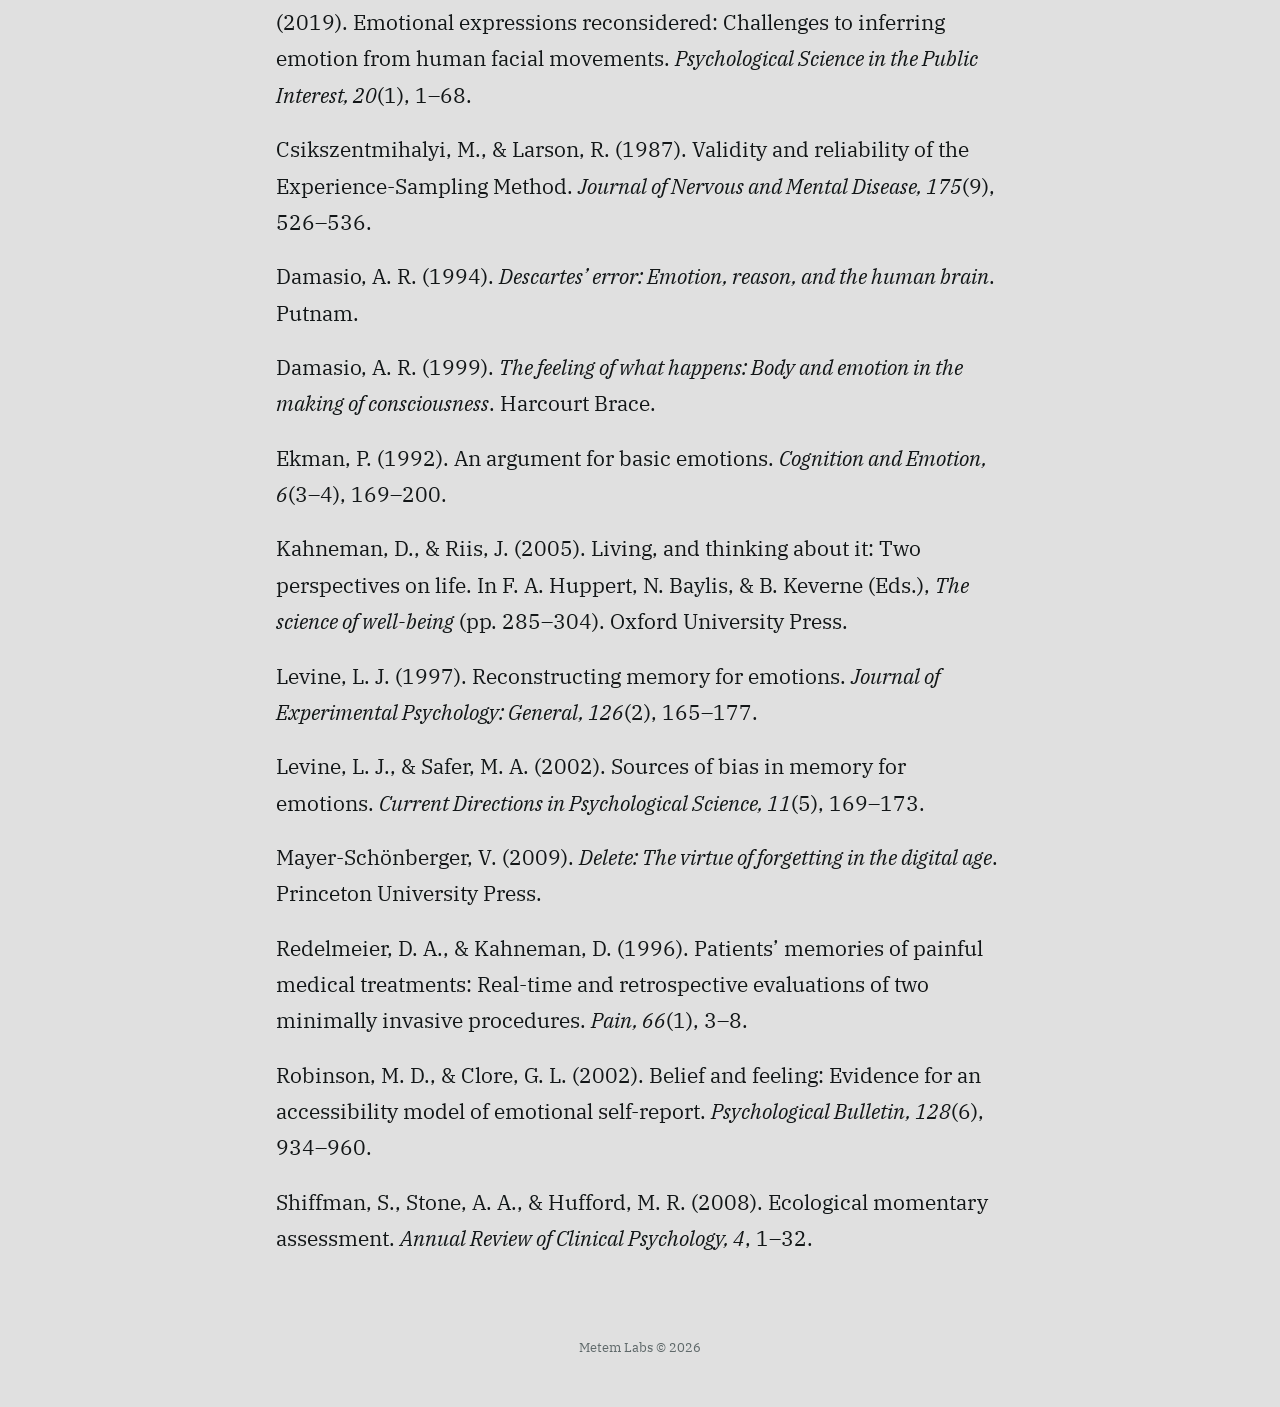
<file: publications/why-preserve-emotions/index.html>
<!doctype html>
<html lang="en">
<head>
<meta charset="utf-8" />
<meta name="viewport" content="width=device-width, initial-scale=1" />
<title>Why Preserve Emotions? A Cognitive Science Case for Treating Affective Experience as Perishable Data — Metem Labs</title>
<meta name="description" content="Human societies have never produced more durable records of their members’ lives, yet almost none document what those lives felt like from the inside. This…" />
<link rel="canonical" href="https://metemlabs.com/publications/why-preserve-emotions/" />
<link rel="icon" href="/favicon.ico" sizes="any" />
<link rel="icon" type="image/png" sizes="32x32" href="/favicon-32x32.png" />
<link rel="icon" type="image/png" sizes="16x16" href="/favicon-16x16.png" />
<link rel="apple-touch-icon" sizes="180x180" href="/apple-touch-icon.png" />
<meta name="theme-color" content="#E0E0E0" />
<meta property="og:title" content="Why Preserve Emotions? A Cognitive Science Case for Treating Affective Experience as Perishable Data — Metem Labs" />
<meta property="og:description" content="Human societies have never produced more durable records of their members’ lives, yet almost none document what those lives felt like from the inside. This…" />
<meta property="og:url" content="https://metemlabs.com/publications/why-preserve-emotions/" />
<meta property="og:type" content="article" />
<meta property="og:site_name" content="Metem Labs" />
<meta property="og:locale" content="en_US" />
<meta property="og:image" content="https://metemlabs.com/images/og.png?v=3" />
<meta property="og:image:secure_url" content="https://metemlabs.com/images/og.png?v=3" />
<meta property="og:image:type" content="image/png" />
<meta property="og:image:width" content="1200" />
<meta property="og:image:height" content="630" />
<meta property="og:image:alt" content="Metem Labs. Research Toward Digital Minds." />
<meta name="twitter:card" content="summary_large_image" />
<meta name="twitter:title" content="Why Preserve Emotions? A Cognitive Science Case for Treating Affective Experience as Perishable Data — Metem Labs" />
<meta name="twitter:description" content="Human societies have never produced more durable records of their members’ lives, yet almost none document what those lives felt like from the inside. This…" />
<meta name="twitter:image" content="https://metemlabs.com/images/og.png?v=3" />
<script type="application/ld+json">{"@context":"https://schema.org","@type":"ScholarlyArticle","headline":"Why Preserve Emotions? A Cognitive Science Case for Treating Affective Experience as Perishable Data","description":"Human societies have never produced more durable records of their members’ lives, yet almost none document what those lives felt like from the inside. This position paper asks whether affective experience is a category of information systematically lost by conventional…","datePublished":"2026-07-23","url":"https://metemlabs.com/publications/why-preserve-emotions/","inLanguage":"en","publisher":{"@type":"ResearchOrganization","name":"Metem Labs","url":"https://metemlabs.com/","logo":"https://metemlabs.com/favicon-512x512.png","email":"contact@metemlabs.com"},"author":{"@type":"ResearchOrganization","name":"Metem Labs","url":"https://metemlabs.com/","logo":"https://metemlabs.com/favicon-512x512.png","email":"contact@metemlabs.com"}}</script>
<link rel="preconnect" href="https://fonts.googleapis.com" />
<link rel="preconnect" href="https://fonts.gstatic.com" crossorigin />
<link href="https://fonts.googleapis.com/css2?family=IBM+Plex+Serif:ital,wght@0,400;0,500;0,600;1,400&family=JetBrains+Mono:wght@400;700&display=swap" rel="stylesheet" />
<link rel="stylesheet" href="/style.css" />
</head>
<body>
<header class="hdr" id="hdr">
  <div class="hdr-in">
    <a class="logo" href="/" aria-label="Metem Labs — home">METEM <span>LABS</span></a>
    <nav class="hdr-wide" aria-label="Main"><span class="hdr-sep" aria-hidden="true"></span><a class="hdr-link on" href="/publications/" aria-current="page">Publications</a><a class="hdr-link" href="mailto:contact@metemlabs.com">Contact</a></nav>
    <button class="hdr-narrow menu-btn" id="menu-btn" aria-label="Open navigation menu" aria-expanded="false" aria-controls="menu-panel"><span class="mb"><span class="mb-close">CLOSE</span><span class="mb-menu">MENU</span></span></button>
  </div>
</header>
<div class="menu-wrap" id="menu-panel" hidden><div class="menu-in"><div class="menu"><a class="menu-link on" href="/publications/" aria-current="page">Publications</a><a class="menu-link" href="mailto:contact@metemlabs.com">Contact</a></div></div></div>
<script>
(function(){var h=document.getElementById('hdr'),b=document.getElementById('menu-btn'),m=document.getElementById('menu-panel');
function set(o){m.hidden=!o;b.setAttribute('aria-expanded',o);b.setAttribute('aria-label',o?'Close navigation menu':'Open navigation menu');b.classList.toggle('open',o);}
b.addEventListener('click',function(){set(m.hidden);});
document.addEventListener('mousedown',function(e){if(!m.hidden&&!e.target.closest('#menu-btn')&&!m.querySelector('.menu').contains(e.target))set(false);});
document.addEventListener('keydown',function(e){if(e.key==='Escape')set(false);});
function sc(){h.classList.toggle('scrolled',window.scrollY>4);if(!m.hidden)set(false);}
window.addEventListener('scroll',sc,{passive:true});sc();})();
</script>
<main>

  <p class="back"><a class="pill" href="/publications/">← Publications</a></p>
  <header class="pub-head"><span class="pill">2026.07.23</span><h1>Why Preserve Emotions? A Cognitive Science Case for Treating Affective Experience as Perishable Data</h1></header>
  <article class="pub-body"><h2>Abstract</h2><p>Human societies have never produced more durable records of their members’ lives, yet almost none document what those lives felt like from the inside. This position paper asks whether affective experience is a category of information systematically lost by conventional archives and, if so, whether that loss is remediable. We review four bodies of evidence: the somatic marker framework, which positions emotion as an interoceptive process rather than an observable display; the debate between basic-emotion and constructionist accounts of facial expression, which bounds what external records can recover; the experiencing–remembering distinction and the peak-end literature, which show that retrospective evaluations diverge lawfully from concurrent ones; and the appraisal-based reconstruction of remembered emotion together with the accessibility model of self-report. Experience sampling is examined as a partial remedy. We conclude that emotional experience behaves as perishable data, with a validity window measured in hours, and that any preservation programme must be built around near-concurrent capture, preserved ambiguity, and the participant’s enduring control over sealing and deletion.</p><p><strong>Keywords:</strong> emotional memory; somatic markers; constructed emotion; peak-end rule; experience sampling; cultural memory</p><h2>1. Introduction</h2><p>A record of an event is a physical object that survives the event and can be consulted later; an emotional experience is a process that terminates when it ceases to be felt. Photographs, video and diaries store records of the first kind with increasing fidelity and decreasing cost; nothing comparable exists for the second. The asymmetry is rarely noticed because records are assumed to carry emotional content implicitly. The cognitive science of emotion and memory gives three reasons to doubt this.</p><p>First, contemporary theories locate the core of emotional experience in interoceptive states not visible from the outside (Damasio, 1994, 1999; Barrett, 2017). Second, the mapping from visible expression to felt state is weaker and more context-dependent than early research supposed (Barrett et al., 2019). Third, the person’s own later account of an emotion is not a readout of a stored trace but a reconstruction shaped by current appraisals, current mood and semantic beliefs about the self (Levine, 1997; Levine &amp; Safer, 2002; Robinson &amp; Clore, 2002; Kahneman &amp; Riis, 2005). Each literature is well developed; their joint implication for archival practice has, to our knowledge, not been drawn explicitly.</p><p>This article draws it. We argue that affective experience should be treated as <em>perishable data</em>: information whose validity decays rapidly after the moment of experience, such that records made later are records of something else. Sections 2 to 4 review the evidence, Section 5 evaluates experience sampling as a partial solution and situates the problem within the theory of cultural memory, and Section 6 derives requirements and ethical constraints for a preservation programme.</p><h2>2. Emotion as an internal state</h2><h3>2.1 The somatic marker framework</h3><p>Damasio’s (1994) somatic marker hypothesis arose from patients with ventromedial prefrontal damage who retained intact reasoning, language and factual memory while showing profound impairment in personal and social decision-making. The proposed mechanism is that bodily states elicited by past outcomes, or their centrally simulated equivalents, become associated with classes of situations and bias choice before deliberation is complete. The gambling task developed in Damasio’s laboratory, in which healthy participants showed anticipatory skin-conductance responses to disadvantageous decks before they could say why, provided the best-known support; its interpretation has since been contested, and the strong necessity claim remains debated. What has proved durable is the weaker claim sufficient here: the felt component of emotion is a change in the organism’s internal state, monitored interoceptively, and it does functional work.</p><p>Damasio (1999) further distinguished emotion, a patterned bodily response, from feeling, the organism’s representation of that response, and both from the extended consciousness in which feelings enter an autobiographical self. An observer with full access to the first level would still not possess the experience, which occurs at the second and third.</p><h3>2.2 The constructionist reformulation</h3><p>Barrett’s (2017) theory of constructed emotion agrees that the raw material of emotion is interoceptive but departs from Damasio on how that material becomes an instance of anger, joy or grief. The brain continuously predicts the body’s state and its likely causes; an emotion is a categorisation of interoceptive signals using concepts that are learned, culturally variable and applied in context. Two consequences follow: the interoceptive signal is not accessible to third parties, and the categorisation that makes it an emotion is an act of the experiencer that leaves no external residue unless reported.</p><p>On either account the conclusion for records is the same: the experience is not on the surface of the body, and the surface is what records capture.</p><h2>3. What external records can and cannot capture</h2><h3>3.1 Basic emotions and the promise of the face</h3><p>Ekman (1992) argued for a small set of basic emotions, each an evolved adaptation with a distinctive, universally recognisable facial signal and characteristic physiology. If that programme held in its strong form, a photograph would preserve the emotion category. Even then the record would be coarse: the signal is restricted to category membership and carries neither intensity, nor blends, nor the object of the emotion, nor the meaning the person assigned to it.</p><h3>3.2 Reliability, specificity and generalisability</h3><p>Barrett et al. (2019), reviewing the evidence in <em>Psychological Science in the Public Interest</em>, evaluated the strong programme against three criteria: whether a proposed configuration reliably occurs during the corresponding emotion, whether it is specific to that emotion, and whether the relation generalises across contexts and cultures. On all three, the evidence was judged insufficient. In the production studies reviewed, the configurations proposed for anger, sadness and other categories occurred in a minority of relevant episodes, and also during other states; perception studies inflate agreement through forced-choice formats. The authors do not claim that faces carry no information, only that it is probabilistic, context-bound and insufficient to infer a specific state from a facial configuration alone. Ekman and colleagues dispute the severity of this assessment. For archival purposes the point of contention is narrow: even the most favourable reading of the facial evidence yields a noisy category label, never the experience.</p><h3>3.3 The diary and the delay</h3><p>First-person records appear to escape the limitation because they contain the experiencer’s own words. Their weakness is temporal rather than perspectival: they are produced after the fact, and Section 4 shows that delay is not a neutral variable. Table 1 summarises the principal record types.</p><table><thead><tr><th>Record type</th><th>Perspective</th><th>Delay</th><th>Emotion content preserved</th></tr></thead><tbody><tr><td>Photograph / video</td><td>Third-person</td><td>None</td><td>Probabilistic category cue</td></tr><tr><td>Diary / letter</td><td>First-person</td><td>Hours to days</td><td>Reconstructed appraisal</td></tr><tr><td>Oral recollection</td><td>First-person</td><td>Years to decades</td><td>Semantic self-belief; peak and end</td></tr><tr><td>Concurrent sampling</td><td>First-person</td><td>Minutes</td><td>Momentary self-report</td></tr></tbody></table><h2>4. The reconstruction of remembered emotion</h2><h3>4.1 Experiencing and remembering</h3><p>Kahneman and Riis (2005) distinguished the experiencing self, which registers hedonic states over a psychological present of a few seconds, from the remembering self, which evaluates episodes after they end. The remembering self is governed by a few representative moments rather than by the integral of experience over time. Redelmeier and Kahneman (1996) documented this in patients undergoing colonoscopy or lithotripsy, who rated pain at one-minute intervals and gave a global evaluation afterwards. Global evaluations were predicted by peak intensity and by intensity at the end of the procedure, and were largely insensitive to duration. The peak-end rule has been replicated across pleasant and unpleasant episodes. Every retrospective account of an emotional episode is thus generated by a system not designed to store the episode.</p><h3>4.2 Memory for emotion is reconstructed from current appraisals</h3><p>Levine (1997) tested the reconstruction hypothesis directly. Supporters of Ross Perot in the 1992 United States presidential election reported their emotions when Perot withdrew in July and, after he re-entered the race and the election concluded, recalled those initial feelings. Recalled sadness, anger and hope shifted towards participants’ current appraisals of Perot: those who remained loyal underestimated their earlier anger, whereas those who had abandoned him overestimated it. Levine and Safer (2002) identified three sources of bias in memory for emotion: current appraisals of the event, current emotional state, and coping processes that reduce the distress attached to past episodes. Intensity is typically overestimated in retrospect, and the direction of bias tracks present stance rather than original experience.</p><h3>4.3 The accessibility model</h3><p>Robinson and Clore (2002) offered a unifying account: emotional self-report draws on whichever source of information is most accessible at the time of reporting. During the experience, reports are anchored in experiential knowledge; shortly after, episodic memory provides partial access; as delay increases, reports are generated from semantic knowledge, that is, beliefs about oneself, about the type of situation, and about how people in general feel in such situations. Consistent with this, retrospective reports show effects of identity-related beliefs, including gender stereotypes about emotionality, that are absent from concurrent reports by the same individuals. The interval in which reports remain anchored in experience appears to be hours rather than days.</p><p>Together these literatures establish the central empirical claim of this paper. There is no stored trace of an emotional experience that later reports read out; reports are constructed from materials that are themselves changing, and become more semantic and self-serving with delay. After a brief window the experience has no reliable witness, including the person who had it.</p><h2>5. Partial remedies and their limits</h2><h3>5.1 Experience sampling</h3><p>The methodological response within psychology has been to move measurement into the window. The Experience Sampling Method (Csikszentmihalyi &amp; Larson, 1987) uses random signals to prompt brief self-reports of activity, thought and affect several times a day over a week or more; its designers reported acceptable stability of aggregate affect measures, convergent validity, and modest reactivity. Ecological momentary assessment generalised the approach to clinical settings (Shiffman, Stone, &amp; Hufford, 2008): momentary reports avoid recall bias, capture within-person variability that summary reports obliterate, and locate affect in context. The same review identified enduring limits: participant burden, non-random missing data, reactivity, and the reduction of experience to a few adjectives and scales.</p><p>Experience sampling shows that near-concurrent capture is feasible and yields data with different properties from recall. It does not solve the preservation problem, since it samples rather than records, describes populations rather than holding individuals’ experiences, and rarely retains its outputs beyond the study. It is nonetheless the closest existing paradigm to what a preservation programme would require.</p><h3>5.2 The gap in cultural memory</h3><p>The loss described above operates within the individual. Assmann (2011) describes its collective form. Communicative memory is carried in everyday interaction among contemporaries and extends over roughly three to four generations; cultural memory is fixed in texts, rites and institutions and can persist indefinitely. What crosses from the first to the second is what a society has formalised: names, dates, canonical narratives. What does not cross is the texture of lived experience, transmitted through tone, gesture and presence, which dies with its carriers. Emotional experience is therefore doubly perishable, within the individual over hours and within the group over generations, and no institution is charged with carrying it across either threshold.</p><h2>6. Implications for emotion preservation</h2><p>The evidence converts a vague intuition, that records miss something, into constraints that a programme for preserving emotional experience would have to satisfy, formulated here as requirements and testable propositions.</p><p>Requirement 1: capture must be near-concurrent. Sections 4.2 and 4.3 imply that the validity of a self-report as a record of experience declines with delay, steeply at first. Proposition 1a: for the same episode, reports collected within one hour will diverge measurably from reports collected after one week, and the divergence will be predicted by the participant’s current appraisal rather than by episode features. Proposition 1b: the divergence will be larger for negative and high-peak episodes.</p><p>Requirement 2: the record must preserve ambiguity. Sections 2 and 3 imply that forcing experience into a fixed category set, Ekman’s six or any other, discards what distinguishes experience from label. A record should allow mixed states, uncertainty and refusal to categorise. Proposition 2: participants given free or graded description will report blends and ambivalence at rates that forced-choice formats suppress.</p><p>Requirement 3: external records are auxiliary. Facial, vocal and contextual data have probabilistic value and should be stored as context, not as the emotion. Proposition 3: agreement between third-party inference from such records and concurrent self-report will remain modest (Barrett et al., 2019).</p><p>Requirement 4: the remembering self must be recorded too, separately. Later reconstructions are part of a person’s emotional history; concurrent reports and dated reappraisals should be retained without merging.</p><p>Requirement 5: the participant retains control over sealing and deletion. Levine and Safer (2002) identify coping-driven revision as a normal function of emotional memory; a perfect, permanently accessible archive would remove it. The right to be forgotten, articulated for digital records by Mayer-Schönberger (2009), applies with particular force to affective records and must extend to deferred access, sealing for a chosen period, and irreversible destruction at the participant’s request.</p><p>Requirement 6: consent must be revisited over time and must account for third parties. Emotions have objects, most of them other people. Consent given in the moment does not settle what a later self, or the persons implicated, would accept, and it is weakest where the case for preservation is strongest: in cognitive decline. Open questions include the sampling density that preserves individual trajectories, the reactivity cost of sustained self-observation, and whether a preserved experience can be transmitted to another person without becoming a record of the kind Section 3 describes.</p><h2>7. Conclusion</h2><p>The argument does not depend on resolving the disputes between Damasio and Barrett or between Ekman and his critics. On every account considered, emotional experience is internal, briefly accessible to its owner, and thereafter replaced by reconstructions that serve the present rather than the past. The archival technologies that have made external records nearly free have left the internal side of life as unrecorded as before. Treating affective experience as perishable data names the problem in a form that admits empirical work: a validity window, a decay function, capture conditions and rights. Whether the window can be used without distorting what passes through it is the central question for a preservation science.</p><h2>References</h2><p>Assmann, J. (2011). <em>Cultural memory and early civilization: Writing, remembrance, and political imagination</em>. Cambridge University Press.</p><p>Barrett, L. F. (2017). <em>How emotions are made: The secret life of the brain</em>. Houghton Mifflin Harcourt.</p><p>Barrett, L. F., Adolphs, R., Marsella, S., Martinez, A. M., &amp; Pollak, S. D. (2019). Emotional expressions reconsidered: Challenges to inferring emotion from human facial movements. <em>Psychological Science in the Public Interest, 20</em>(1), 1–68.</p><p>Csikszentmihalyi, M., &amp; Larson, R. (1987). Validity and reliability of the Experience-Sampling Method. <em>Journal of Nervous and Mental Disease, 175</em>(9), 526–536.</p><p>Damasio, A. R. (1994). <em>Descartes’ error: Emotion, reason, and the human brain</em>. Putnam.</p><p>Damasio, A. R. (1999). <em>The feeling of what happens: Body and emotion in the making of consciousness</em>. Harcourt Brace.</p><p>Ekman, P. (1992). An argument for basic emotions. <em>Cognition and Emotion, 6</em>(3–4), 169–200.</p><p>Kahneman, D., &amp; Riis, J. (2005). Living, and thinking about it: Two perspectives on life. In F. A. Huppert, N. Baylis, &amp; B. Keverne (Eds.), <em>The science of well-being</em> (pp. 285–304). Oxford University Press.</p><p>Levine, L. J. (1997). Reconstructing memory for emotions. <em>Journal of Experimental Psychology: General, 126</em>(2), 165–177.</p><p>Levine, L. J., &amp; Safer, M. A. (2002). Sources of bias in memory for emotions. <em>Current Directions in Psychological Science, 11</em>(5), 169–173.</p><p>Mayer-Schönberger, V. (2009). <em>Delete: The virtue of forgetting in the digital age</em>. Princeton University Press.</p><p>Redelmeier, D. A., &amp; Kahneman, D. (1996). Patients’ memories of painful medical treatments: Real-time and retrospective evaluations of two minimally invasive procedures. <em>Pain, 66</em>(1), 3–8.</p><p>Robinson, M. D., &amp; Clore, G. L. (2002). Belief and feeling: Evidence for an accessibility model of emotional self-report. <em>Psychological Bulletin, 128</em>(6), 934–960.</p><p>Shiffman, S., Stone, A. A., &amp; Hufford, M. R. (2008). Ecological momentary assessment. <em>Annual Review of Clinical Psychology, 4</em>, 1–32.</p></article>
  <footer>Metem Labs © 2026</footer>
</main>
</body>
</html>
</file>
<file: style.css>
:root { --ink: #121617; --muted: #5F696A; --primary: #1D6363; --pill: #CFCFCE; --box: #CFCFCE; --bg: #E0E0E0; --rule: #A1A5A6; }
* { box-sizing: border-box; }
html { -webkit-text-size-adjust: 100%; }
body { margin: 0; background: var(--bg); color: var(--ink); font-family: 'IBM Plex Serif', Georgia, serif; font-size: clamp(18px, calc(16.499px + 0.3820vw), 22px); line-height: 1.7; }
main { max-width: 760px; margin: 0 auto; padding: calc(72px + env(safe-area-inset-top) + clamp(48px, 7vw, 88px)) 16px 48px; }
a { color: var(--primary); }

h1 { text-align: center; font-weight: 400; font-variant: small-caps; font-size: clamp(32px, calc(28.997px + 0.7641vw), 40px); line-height: 1.12; letter-spacing: 0.01em; margin: 0 0 88px; }

.facts { display: grid; grid-template-columns: repeat(3, minmax(0, 1fr)); gap: 24px; margin: 0 0 40px; }
.facts dt { font-size: 14px; margin-bottom: 6px; }
.facts dd { margin: 0; }
.pill { display: inline-block; font-family: 'JetBrains Mono', monospace; font-size: 12px; color: var(--muted); background: var(--pill); border-radius: 4px; padding: 3px 8px; text-decoration: none; }
a.pill:hover { color: var(--primary); }

.box { background: var(--box); padding: 32px 48px; margin: 0 0 48px; }
.box p { margin: 0; text-align: justify; hyphens: auto; }

.prose p { margin: 0 0 20px; }

.links { display: flex; flex-wrap: wrap; align-items: center; gap: 8px; margin: 28px 0 0; }
.links .sep { width: 1px; height: 18px; background: var(--primary); opacity: 0.6; }

/* Publications list */
.pubs { list-style: none; margin: 0; padding: 0; }
.pubs li { padding: 22px 0; border-top: 1px solid var(--rule); }
.pubs li:last-child { border-bottom: 1px solid var(--rule); }
.pubs a.t { color: var(--ink); text-decoration: none; font-size: clamp(22px, calc(18.997px + 0.7641vw), 30px); font-weight: 500; line-height: 1.22; display: block; margin: 6px 0 8px; }
.pubs a.t:hover { color: var(--primary); }
.pubs p { margin: 0; color: var(--muted); font-size: clamp(18px, calc(16.499px + 0.3820vw), 22px); line-height: 1.6; }

/* Publication page */
.pub-head { text-align: center; margin: 0 0 56px; }
.pub-head h1 { font-variant: normal; font-size: clamp(28px, calc(21.994px + 1.5282vw), 44px); line-height: 1.15; margin: 14px 0 0; }
.back { margin: 0 0 40px; }
.pub-body h2 { font-size: 1.5em; font-weight: 600; margin: 44px 0 14px; }
.pub-body h3 { font-size: 1.17em; font-weight: 600; margin: 32px 0 10px; }
.pub-body p { margin: 0 0 18px; }
.pub-body table { width: 100%; border-collapse: collapse; font-size: 14px; margin: 8px 0 28px; display: block; overflow-x: auto; }
.pub-body th, .pub-body td { text-align: left; vertical-align: top; padding: 8px 10px; border-bottom: 1px solid var(--rule); }
.pub-body th { font-size: 12px; font-weight: 600; border-bottom: 1px solid var(--ink); }

footer { text-align: center; color: var(--muted); font-size: 13px; margin-top: 80px; }

@media (max-width: 640px) {
  h1 { margin-bottom: 56px; }
  .facts { grid-template-columns: 1fr; gap: 16px; }
  .box { padding: 24px 20px; }
  .box p, .pub-body p { text-align: left; }
}
.back-list { margin: 0 0 16px; }

/* Header — same as metem.org (SharedHeader + MenuPanel), without Donate */
.hdr { position: fixed; top: 0; left: 0; right: 0; z-index: 100; height: 72px; box-sizing: content-box; padding: env(safe-area-inset-top) clamp(20px, calc(0.106px + 5.0621vw), 73px) 0; background: transparent; transition: background 400ms ease; }
.hdr.scrolled { background: var(--bg); }
.hdr-in { max-width: clamp(1100px, 68vw, 1440px); margin: 0 auto; width: 100%; height: 100%; display: flex; align-items: center; justify-content: space-between; }
.logo { font-family: 'IBM Plex Serif', Georgia, serif; font-size: clamp(18px, 2.4vw, 24px); font-weight: 500; letter-spacing: clamp(0.1em, 1.4vw, 0.3em); color: var(--ink); text-decoration: none; white-space: nowrap; user-select: none; }
.logo span { color: var(--primary); }
.hdr-wide { display: flex; align-items: center; flex: 1; min-width: 0; }
.hdr-sep { width: 1px; height: 32px; background: var(--ink); margin: 0 28px; }
.hdr-link { font-family: 'JetBrains Mono', monospace; font-size: 14px; letter-spacing: 0.06em; text-transform: uppercase; color: var(--ink); opacity: 0.6; text-decoration: none; margin-right: 28px; white-space: nowrap; transition: opacity 200ms ease; }
.hdr-link:hover, .hdr-link.on { opacity: 1; }
.hdr-link.on, .menu-link.on { color: var(--primary); font-weight: 700; }
.menu-btn { background: transparent; border: 2px solid var(--ink); cursor: pointer; color: var(--ink); display: flex; align-items: center; justify-content: center; height: 30px; padding: 0 10px; font-family: 'JetBrains Mono', monospace; font-size: clamp(12px, calc(9.748px + 0.5730vw), 18px); letter-spacing: 0.1em; white-space: nowrap; flex-shrink: 0; text-transform: uppercase; }
.mb { display: grid; justify-items: center; }
.mb > span { grid-area: 1 / 1; }
.mb-close, .menu-btn.open .mb-menu { visibility: hidden; }
.menu-btn.open .mb-close { visibility: visible; }
.menu-wrap { position: fixed; top: calc(72px + env(safe-area-inset-top)); left: 0; right: 0; z-index: 150; padding: 0 clamp(20px, calc(0.106px + 5.0621vw), 73px); }
.menu-wrap[hidden] { display: none; }
.menu-in { max-width: clamp(1100px, 68vw, 1440px); margin: 12px auto 0; display: flex; justify-content: flex-end; }
.menu { width: min(100%, 360px); background: var(--bg); border: 1px solid var(--ink); }
.menu-link { display: block; padding: 18px 20px; font-family: 'JetBrains Mono', monospace; font-size: 15px; letter-spacing: 0.08em; text-transform: uppercase; color: var(--ink); text-decoration: none; }
@media (max-width: 900px) { .hdr-wide { display: none !important; } }
@media (min-width: 901px) { .hdr-narrow { display: none !important; } }
</file>
